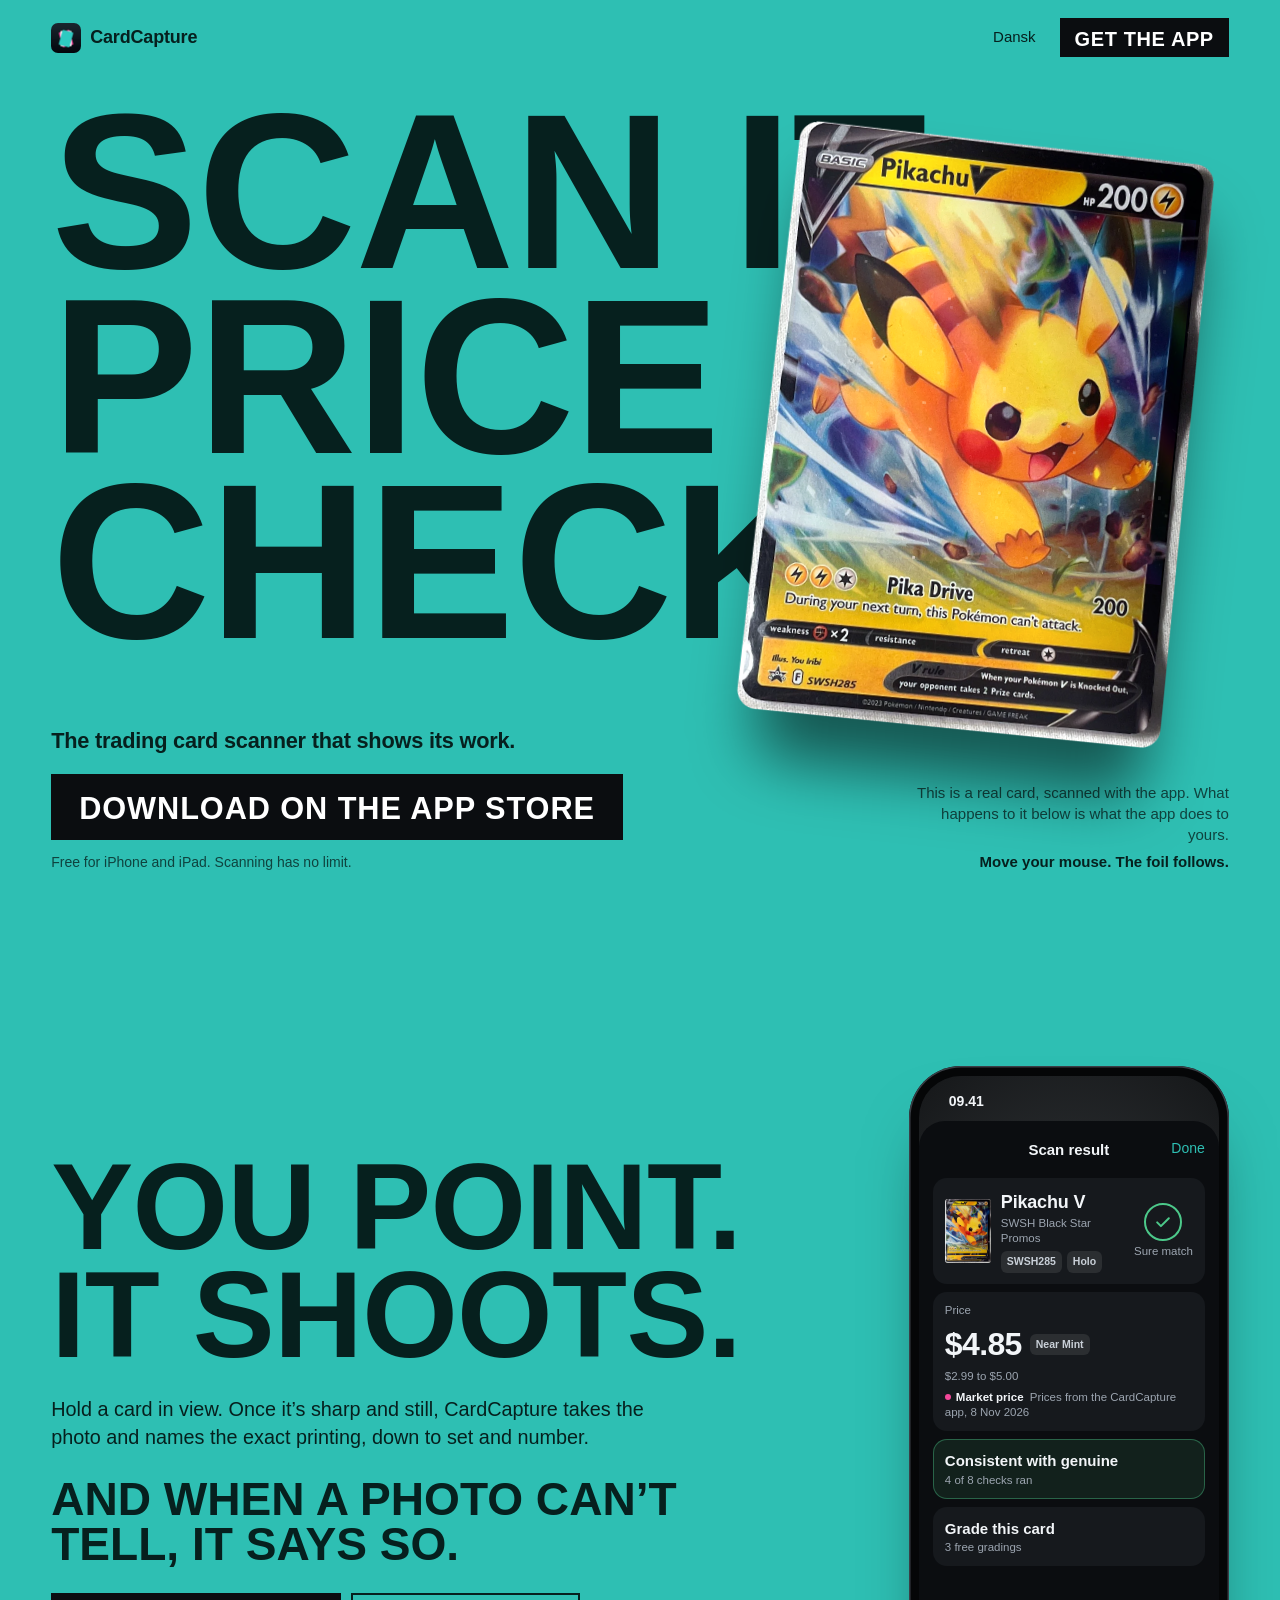
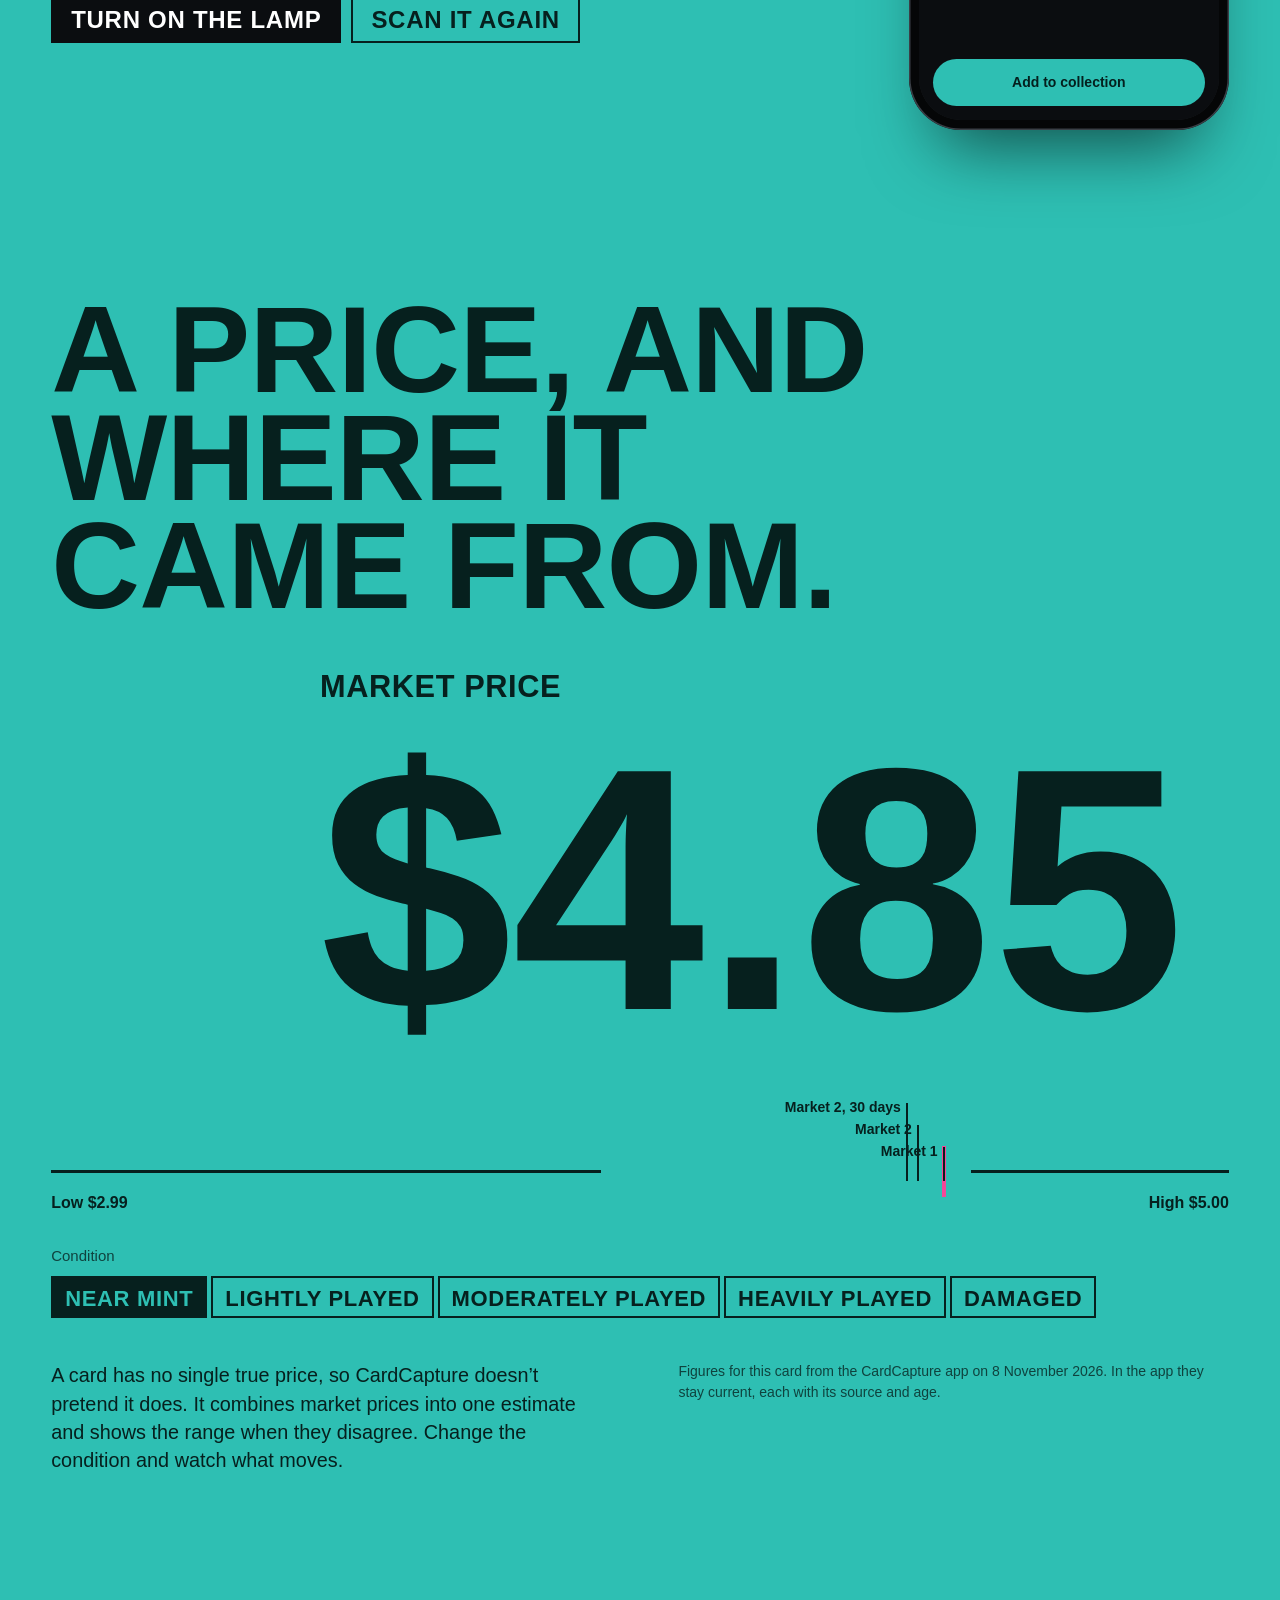
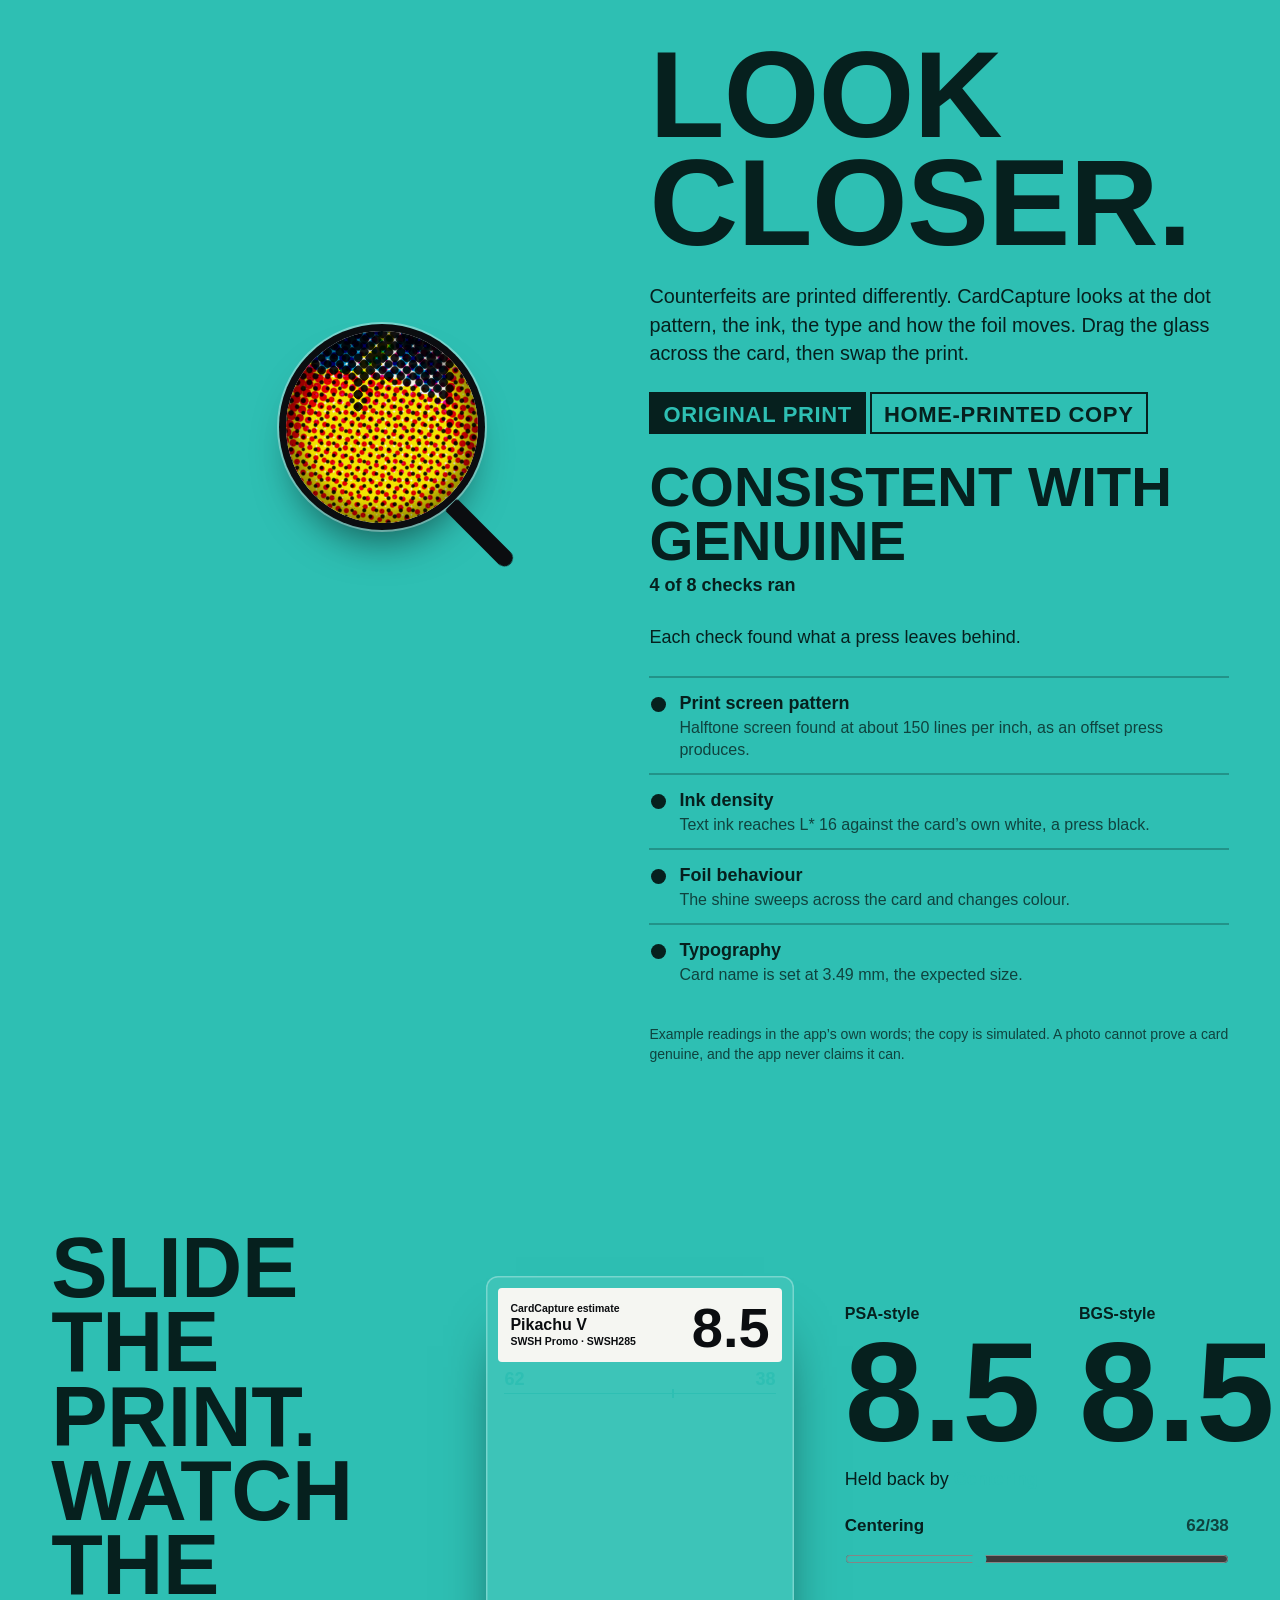
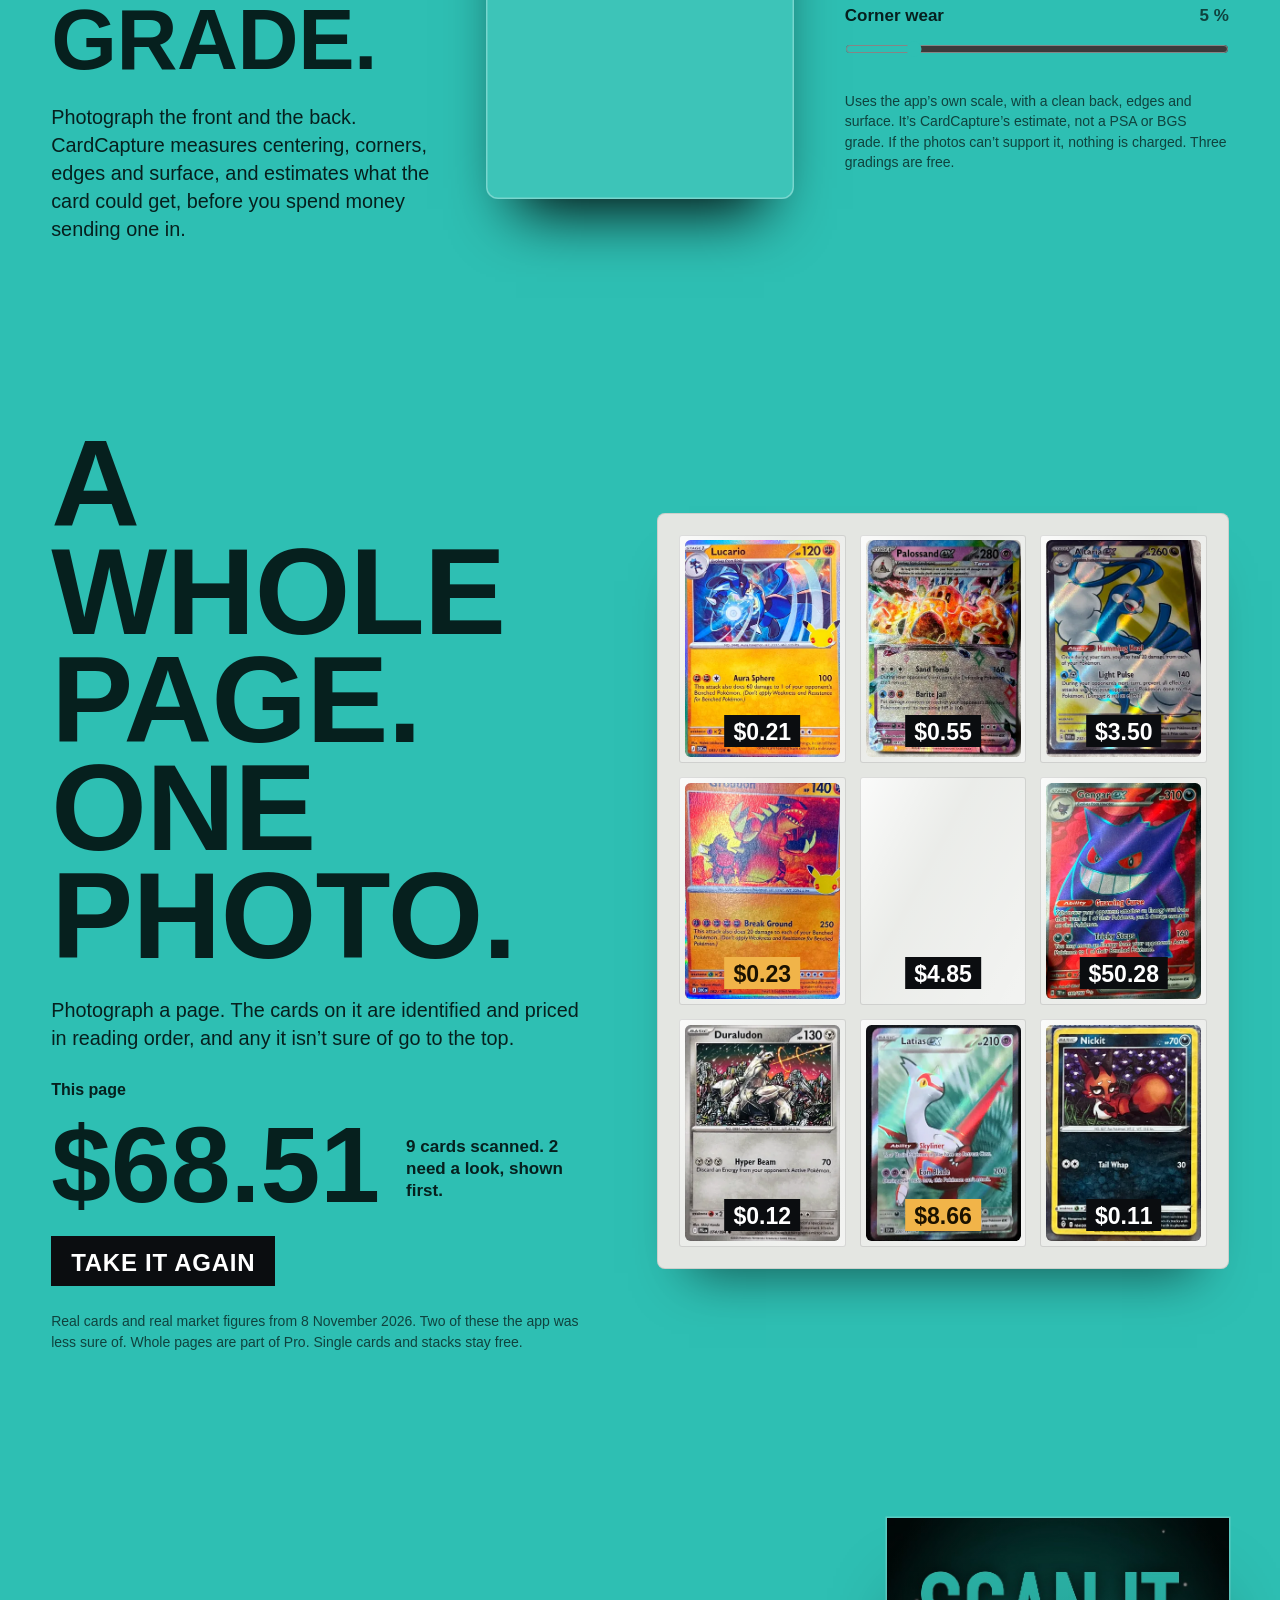
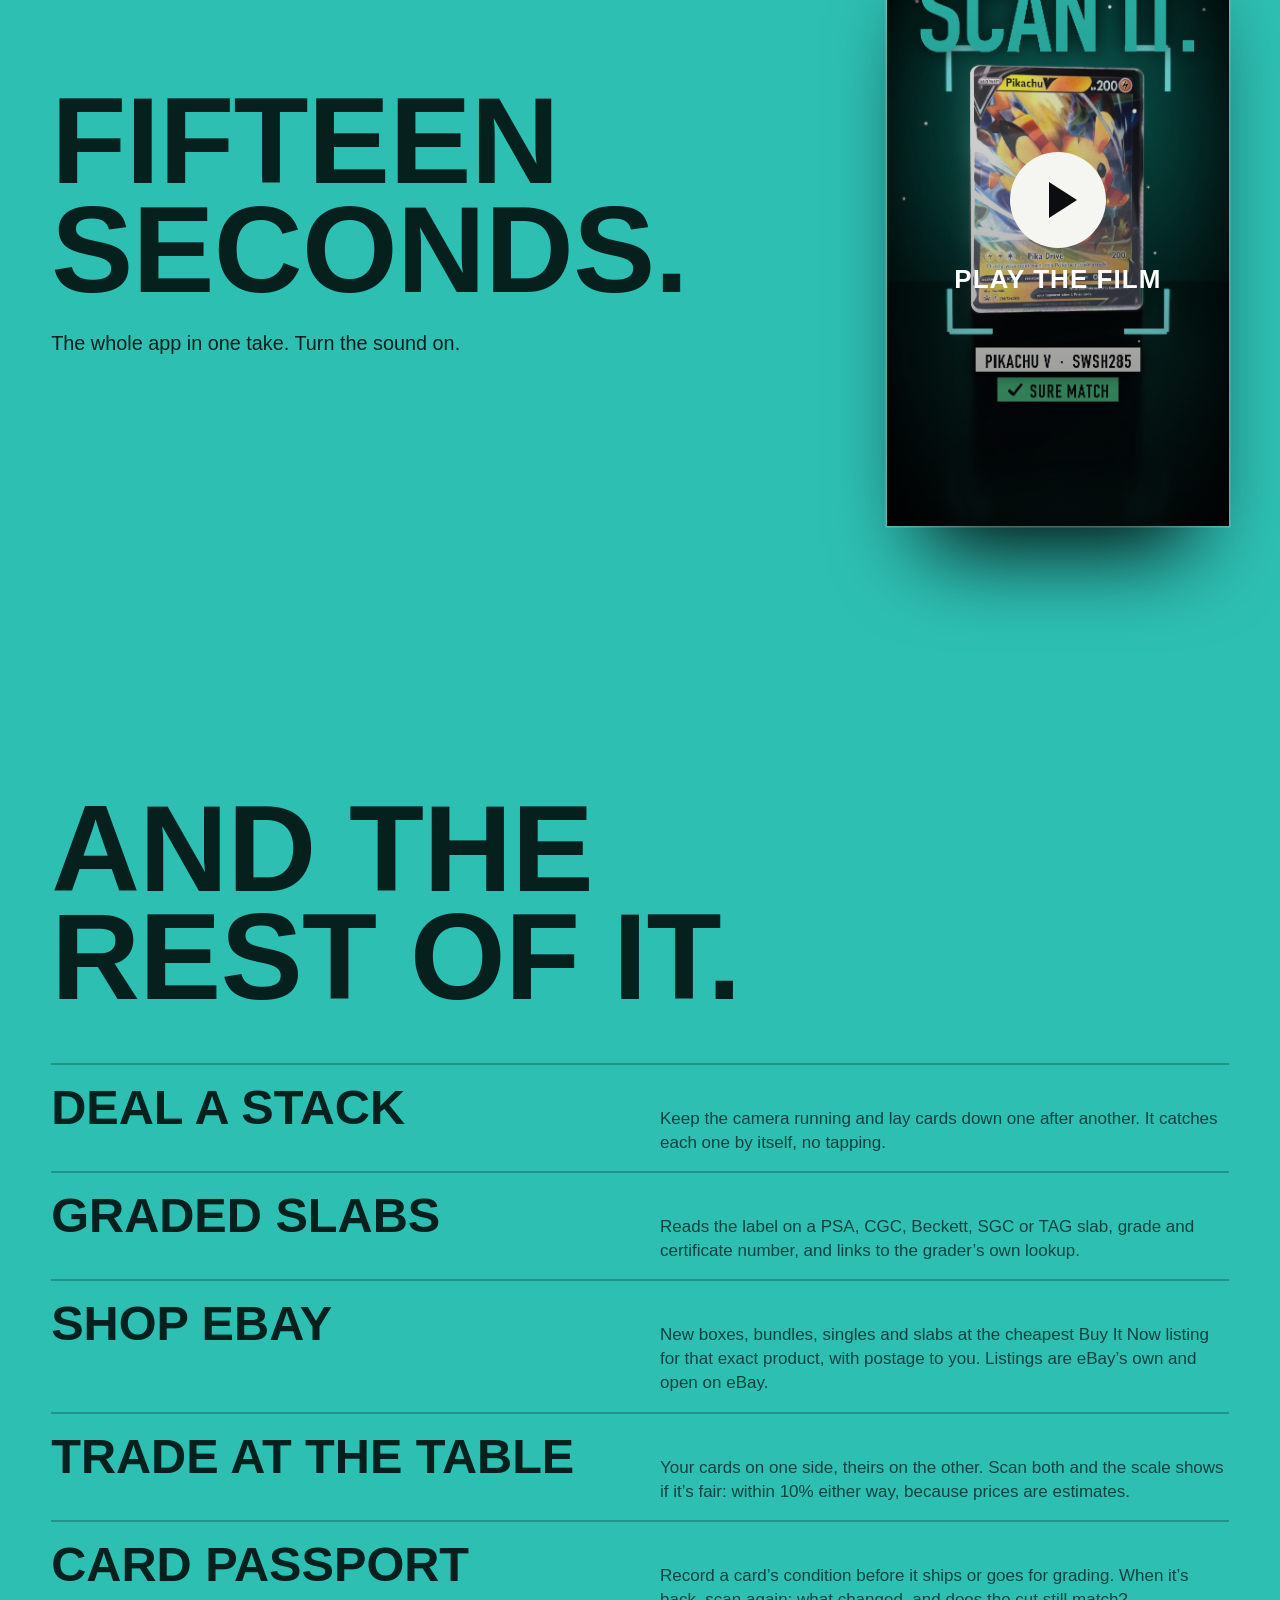
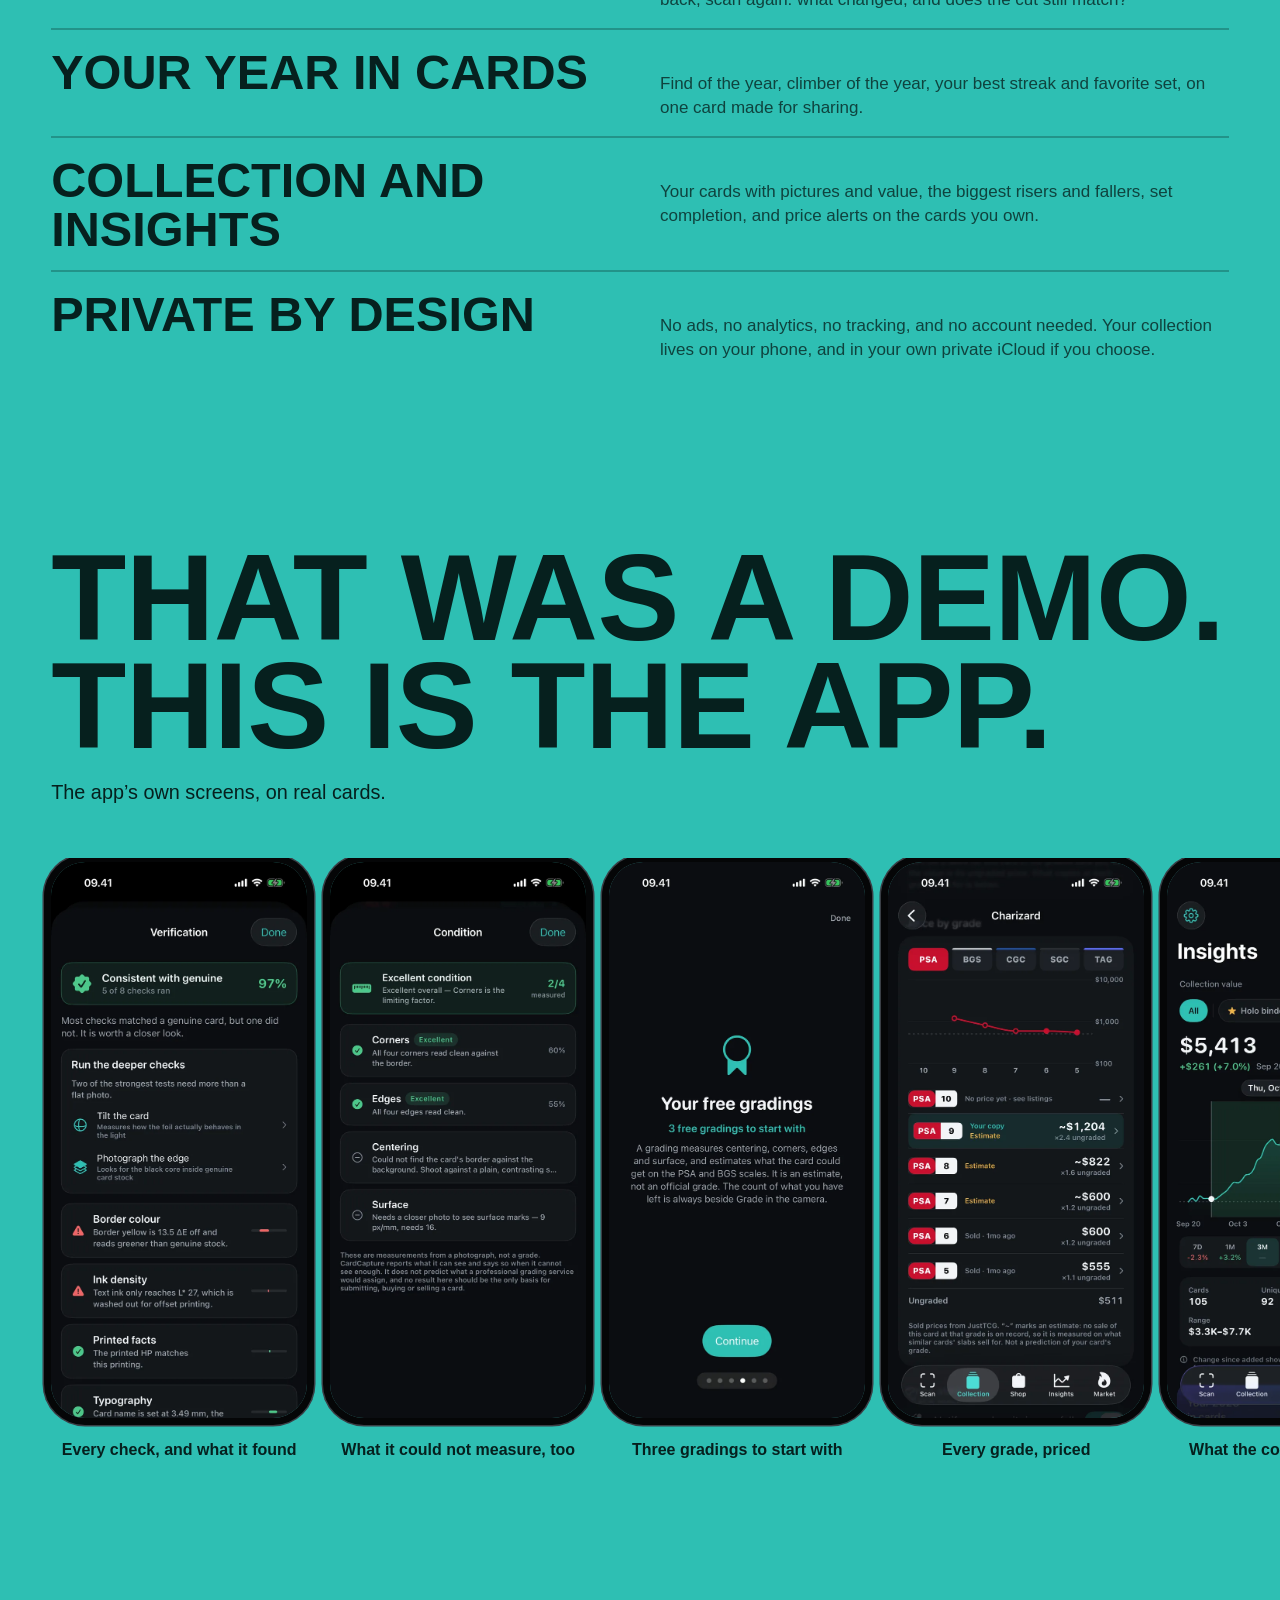
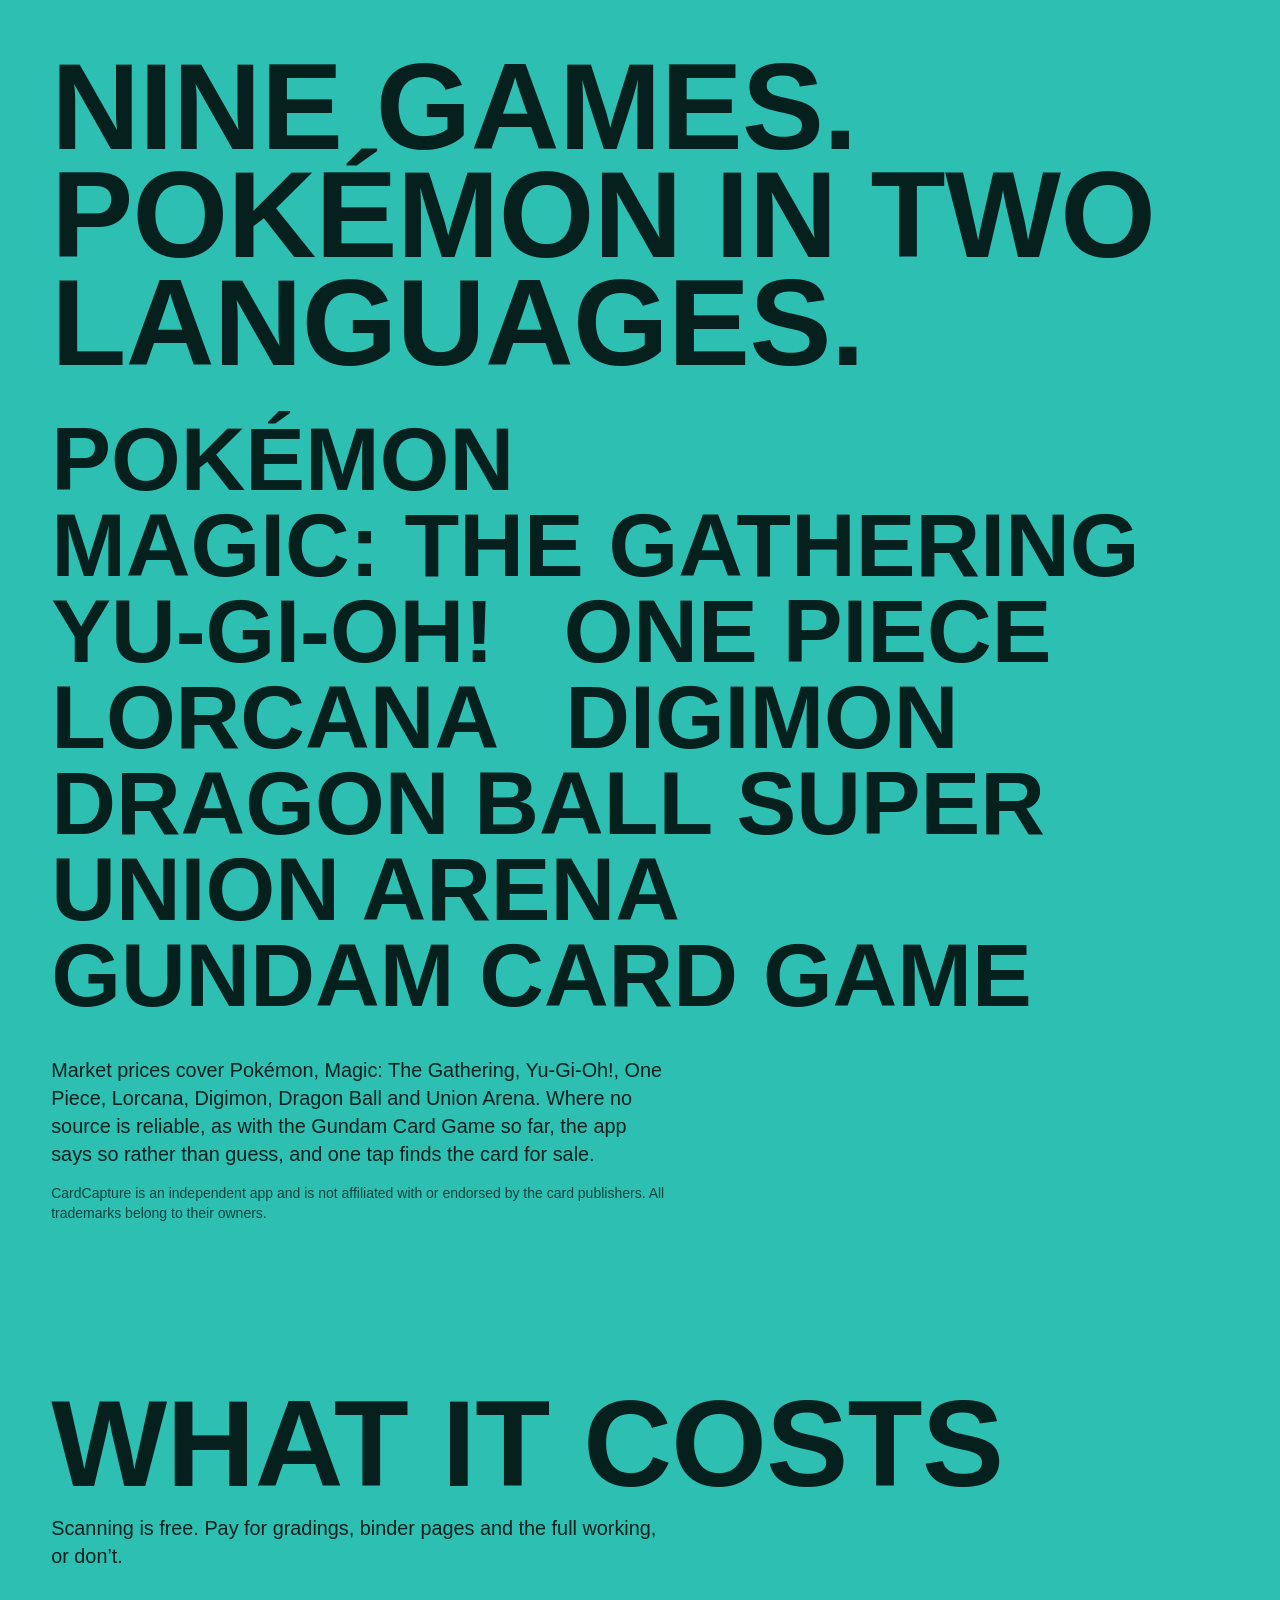
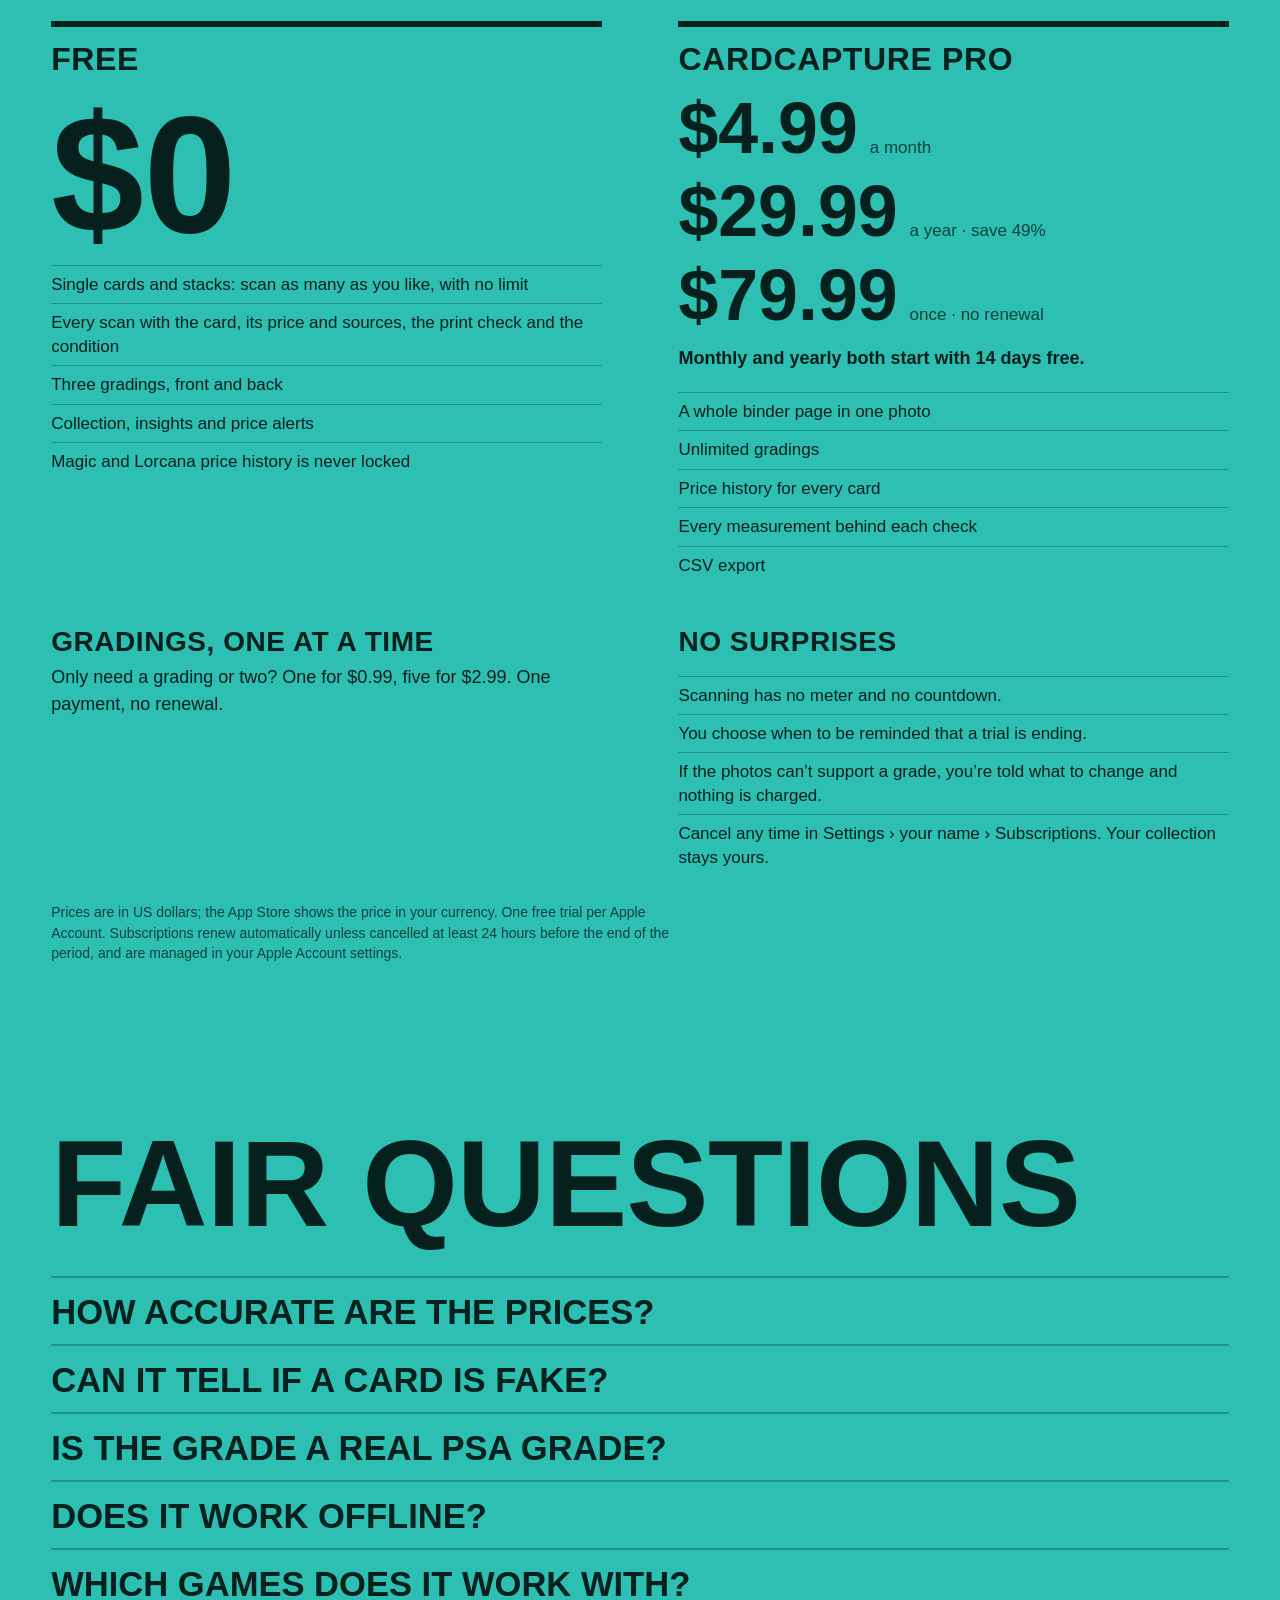
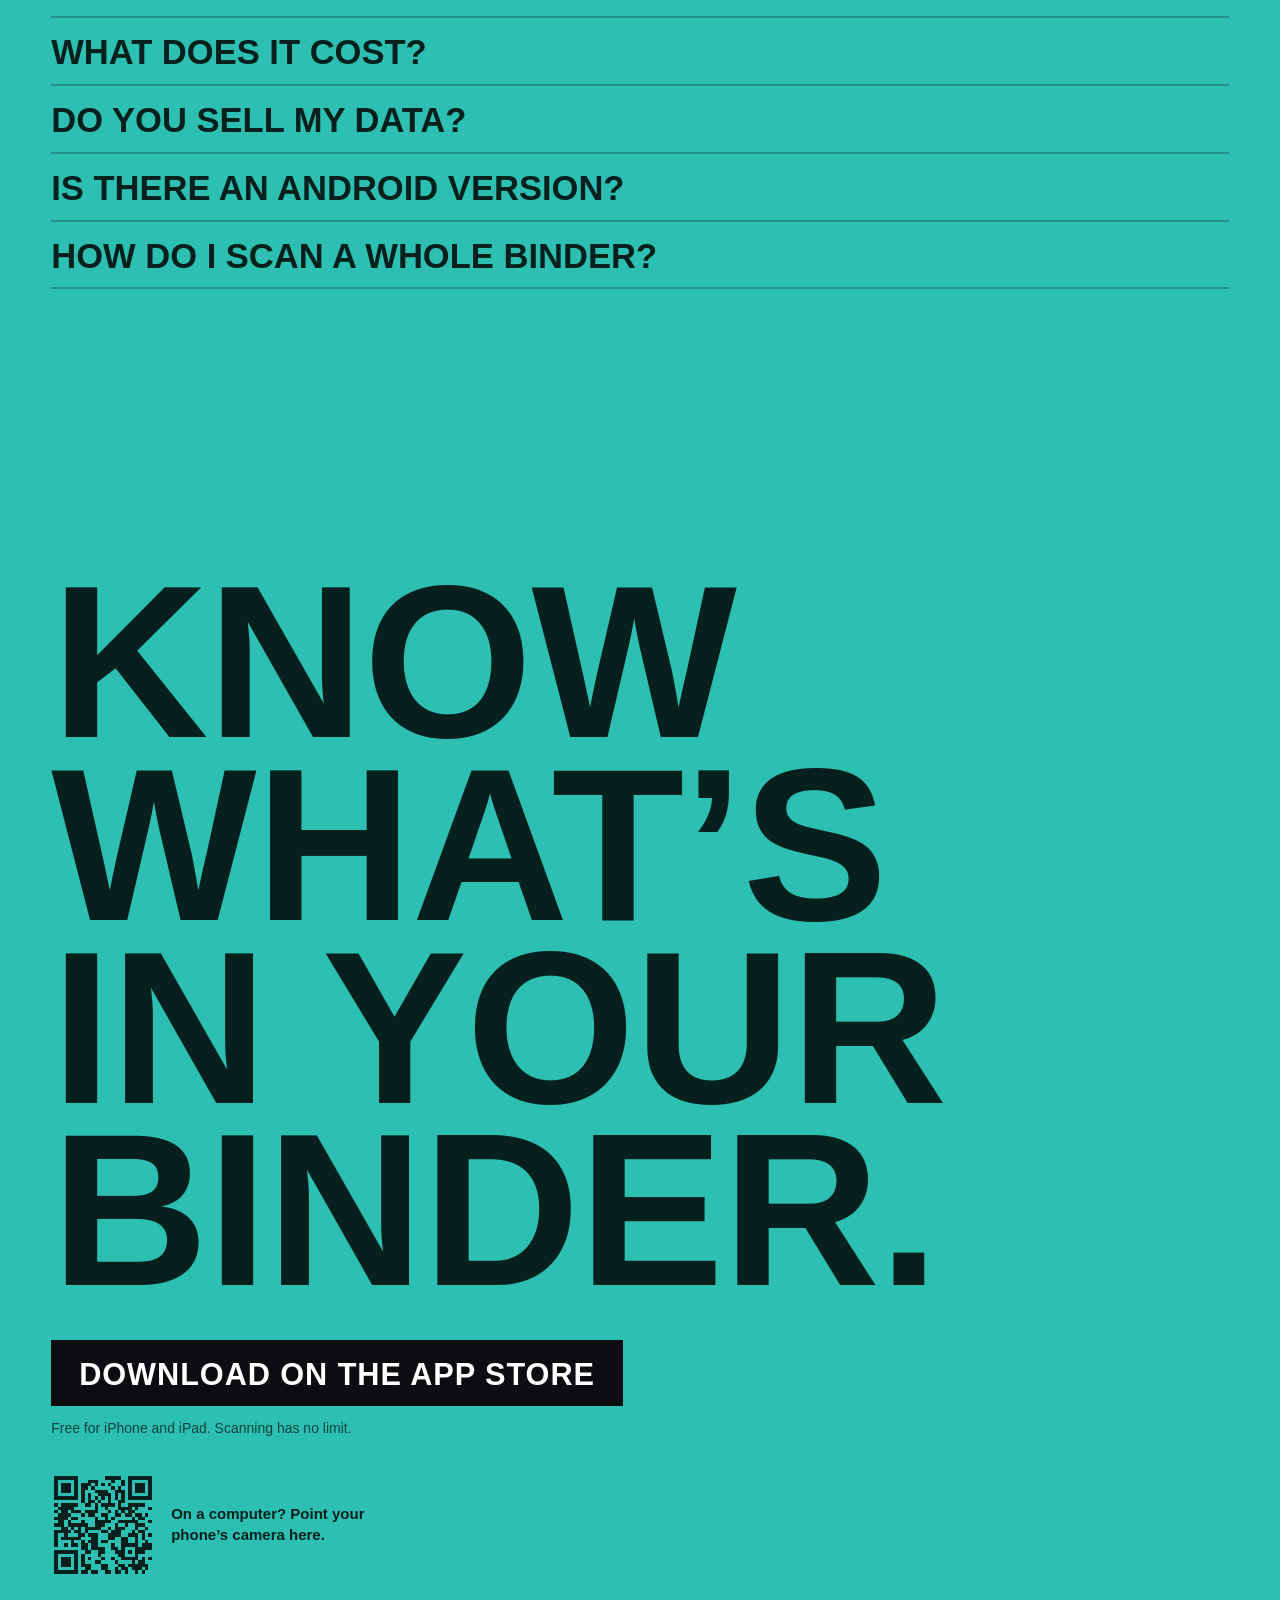
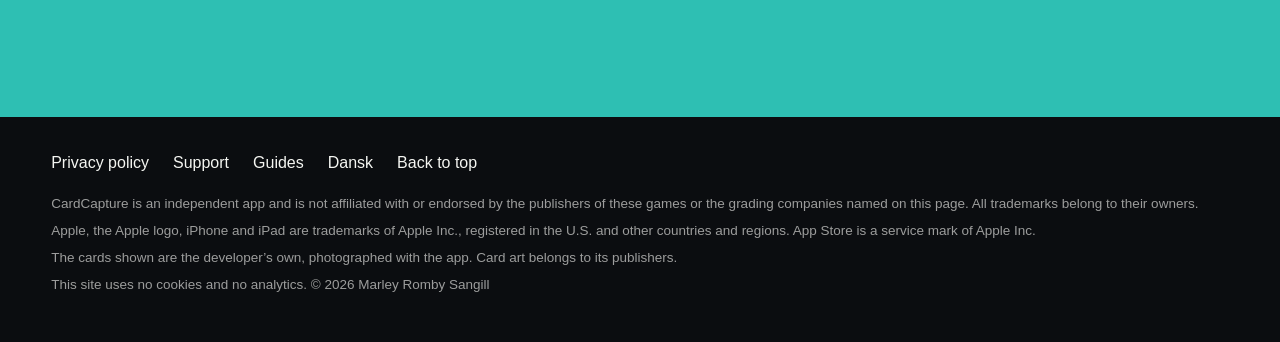
<file: index.html>
<!doctype html>
<html lang="en">
<head>
  <meta charset="utf-8">
  <meta name="viewport" content="width=device-width, initial-scale=1, viewport-fit=cover">
  <title>CardCapture: the trading card scanner that shows its work</title>
  <meta name="description" content="A trading card scanner for iPhone and iPad. It names the exact printing, prices it, checks the print and condition, and says when a photo can’t tell.">
  <meta name="theme-color" content="#2EBFB3">
  <link rel="canonical" href="https://cardcaptureapp.site/">
  <link rel="alternate" hreflang="en" href="https://cardcaptureapp.site/">
  <link rel="alternate" hreflang="da" href="https://cardcaptureapp.site/da/">
  <link rel="alternate" hreflang="x-default" href="https://cardcaptureapp.site/">
  <meta property="og:type" content="website">
  <meta property="og:site_name" content="CardCapture">
  <meta property="og:title" content="CardCapture: the trading card scanner that shows its work">
  <meta property="og:description" content="A trading card scanner for iPhone and iPad. It names the exact printing, prices it, checks the print and condition, and says when a photo can’t tell.">
  <meta property="og:url" content="https://cardcaptureapp.site/">
  <meta property="og:image" content="https://cardcaptureapp.site/assets/og-en.jpg">
  <meta property="og:image:width" content="1200">
  <meta property="og:image:height" content="630">
  <meta property="og:image:alt" content="CardCapture&#x27;s three cards in teal, white and pink, floating beside a phone showing the app.">
  <meta property="og:locale" content="en_US">
  <meta property="og:locale:alternate" content="da_DK">
  <meta name="twitter:card" content="summary_large_image">
  <meta name="apple-itunes-app" content="app-id=6819230257">
  <link rel="icon" href="assets/icon-64.png" type="image/png">
  <link rel="apple-touch-icon" href="assets/icon-180.png">
  <link rel="preload" as="image" href="assets/card-pikachu.webp">
  <link rel="stylesheet" href="assets/site.css">
  <script>document.documentElement.classList.add("js")</script>
  <script type="application/ld+json">[{"@context": "https://schema.org", "@type": ["SoftwareApplication", "MobileApplication"], "@id": "https://cardcaptureapp.site/#app", "name": "CardCapture", "url": "https://cardcaptureapp.site/", "description": "A trading card scanner for iPhone and iPad. It names the exact printing, prices it, checks the print and condition, and says when a photo can’t tell.", "applicationCategory": "UtilitiesApplication", "operatingSystem": "iOS 17 or later, iPadOS 17 or later", "inLanguage": "en", "isAccessibleForFree": true, "image": "https://cardcaptureapp.site/assets/og-en.jpg", "featureList": ["A binder page, one photo: Photograph a whole page. The cards on it are identified and priced in reading order, and any it isn’t sure of go to the top.", "Deal a stack: Keep the camera running and lay cards down one after another. It catches each one by itself, no tapping.", "Graded slabs: Reads the label on a PSA, CGC, Beckett, SGC or TAG slab, grade and certificate number, and links to the grader’s own lookup.", "Grade it, front and back: Photograph both sides and get an estimate on a PSA-style and a BGS-style scale, with centering, corners, edges and surface. It’s CardCapture’s estimate, not a PSA or BGS grade.", "Shop eBay: New boxes, bundles, singles and slabs at the cheapest Buy It Now listing for that exact product, with postage to you. Listings are eBay’s own and open on eBay.", "Trade at the table: Your cards on one side, theirs on the other. Scan both and the scale shows if it’s fair: within 10% either way, because prices are estimates.", "Card passport: Record a card’s condition before it ships or goes for grading. When it’s back, scan again: what changed, and does the cut still match?", "Collection and insights: Your cards with pictures and value, the biggest risers and fallers, set completion, and price alerts on the cards you own.", "Your year in cards: Find of the year, climber of the year, your best streak and favorite set, on one card made for sharing.", "Private by design: No ads, no analytics, no tracking, and no account needed. Your collection lives on your phone, and in your own private iCloud if you choose.", "Works with Pokémon (English & Japanese), Magic: The Gathering, Yu-Gi-Oh!, One Piece, Lorcana, Digimon, Dragon Ball Super (Fusion World), Union Arena and the Gundam Card Game.", "Market prices cover Pokémon, Magic: The Gathering, Yu-Gi-Oh!, One Piece, Lorcana, Digimon, Dragon Ball and Union Arena. Where no source is reliable, as with the Gundam Card Game so far, the app says so rather than guess, and one tap finds the card for sale."], "downloadUrl": "https://apps.apple.com/app/id6819230257", "installUrl": "https://apps.apple.com/app/id6819230257", "offers": {"@type": "Offer", "price": 0, "priceCurrency": "USD"}}, {"@context": "https://schema.org", "@type": "FAQPage", "inLanguage": "en", "mainEntity": [{"@type": "Question", "name": "How accurate are the prices?", "acceptedAnswer": {"@type": "Answer", "text": "As accurate as the markets behind them, and it tells you how sure it is. A card has no single true price, so CardCapture takes a weighted median of market figures, where completed sales and recent figures count most, and shows the range when markets disagree. Asking prices on eBay and Amazon are shown for context but never count. For a slab, it won’t invent a graded price, it links to what graded copies actually sold for."}}, {"@type": "Question", "name": "Can it tell if a card is fake?", "acceptedAnswer": {"@type": "Answer", "text": "Not with certainty. A photo can’t prove a card is genuine, and CardCapture never claims it can. It checks the print the way an expert would, dot pattern, ink, type, how the foil moves when you tilt it, and whether the printed details match that printing. You get a verdict in words, a probability when enough checks ran, or “Inconclusive” when they didn’t. A reason to look closer, not a certificate."}}, {"@type": "Question", "name": "Is the grade a real PSA grade?", "acceptedAnswer": {"@type": "Answer", "text": "No. It’s CardCapture’s own estimate on a PSA-style and a BGS-style scale, from photos of the front and the back. Only a grading company can give a card a grade. Use it to decide which cards are worth sending in. If the photos can’t support an estimate, you’re told what to change and nothing is charged."}}, {"@type": "Question", "name": "Does it work offline?", "acceptedAnswer": {"@type": "Answer", "text": "For scanning, yes. For fresh prices, no. Identifying, checking and measuring all happen on your phone; no photo is sent anywhere to be recognized. English Pokémon cards are recognized with no connection at all, because that catalog is built in. Other games download their catalog once, then work offline too. Offline, a card you’ve priced before shows its last price and how old it is."}}, {"@type": "Question", "name": "Which games does it work with?", "acceptedAnswer": {"@type": "Answer", "text": "Pokémon (English and Japanese), Magic: The Gathering, Yu-Gi-Oh!, One Piece, Lorcana, Digimon, Dragon Ball Super (Fusion World), Union Arena and the Gundam Card Game: all identified, checked and measured. Where no source is reliable, as with the Gundam Card Game so far, it says so rather than show a made-up number, and one tap finds the card for sale."}}, {"@type": "Question", "name": "What does it cost?", "acceptedAnswer": {"@type": "Answer", "text": "Scanning single cards and stacks is free, with no limit. Three gradings are free. After that, buy one for $0.99 or five for $2.99, or get CardCapture Pro at $4.99 a month, $29.99 a year or $79.99 once. Pro adds unlimited gradings, whole binder pages, price history, every measurement and CSV export. Both subscriptions start with 14 days free. Prices are in US dollars; the App Store shows yours."}}, {"@type": "Question", "name": "Do you sell my data?", "acceptedAnswer": {"@type": "Answer", "text": "No, there’s nothing to sell. CardCapture has no ads, no analytics and no tracking. Its one server, a price relay, passes lookups on and keeps no record of who asked. To keep count of the three free gradings it uses Apple’s DeviceCheck, which says nothing about who you are. Your collection lives on your phone, and in your own private iCloud if you choose; nobody else can read it, us included. Price lookups name a card, never you. On the App Store, the privacy label says “Data Not Collected”."}}, {"@type": "Question", "name": "Is there an Android version?", "acceptedAnswer": {"@type": "Answer", "text": "Not yet. CardCapture is for iPhone and iPad with iOS 17 or later."}}, {"@type": "Question", "name": "How do I scan a whole binder?", "acceptedAnswer": {"@type": "Answer", "text": "One page at a time, with Pro. Switch the scanner to Page, hold your phone square over the page, check the number of cards in view, and take the photo. The cards are identified, priced and listed in reading order, with any it isn’t sure of at the top. Then add them all. Single cards and stacks stay free. For a print check, scan the card on its own."}}]}]</script>
</head>
<body>
  <a class="skip" href="#main">Skip to content</a>

  <header class="bar" id="top">
    <a class="brand" href="./" aria-label="CardCapture"><img src="assets/icon-64.png" alt="" width="30" height="30"><span>CardCapture</span></a>
    <a class="lang" href="da/" hreflang="da" lang="da">Dansk</a>
    <a class="get" href="https://apps.apple.com/app/id6819230257">Get the app</a>
  </header>

  <!-- The one card that travels down the page. Drawn with WebGL; each section holds a still of it for anyone without. -->
  <div class="flyer" id="flyer" aria-hidden="true"><div class="flyer-shadow"></div><canvas></canvas></div>

  <main id="main">
    <section class="ch hero" data-bg="teal">
      <h1 class="poster"><span class="line">Scan it.</span><span class="line">Price it.</span><span class="line">Check it.</span></h1>
      <div class="hero-slot"><div class="slot" data-slot="hero" data-rot="6" data-amp="1"><img src="assets/card-pikachu.webp" alt="" width="920" height="1285" decoding="async"></div></div>
      <div class="hero-foot">
        <div class="hero-pitch">
          <p class="tagline">The trading card scanner that shows its work.</p>
          <div class="cta"><a class="store" href="https://apps.apple.com/app/id6819230257"><span>Download on the App Store</span></a></div>
          <p class="fine">Free for iPhone and iPad. Scanning has no limit.</p>
        </div>
        <div class="hero-try">
          <p>This is a real card, scanned with the app. What happens to it below is what the app does to yours.</p>
          <p class="only-pointer">Move your mouse. The foil follows.</p>
          <button type="button" class="act" id="tilt" hidden>Tilt your phone to move the foil</button>
        </div>
      </div>
    </section>

    <section class="ch scan" data-bg="teal" aria-labelledby="scan-title">
      <div class="col-text">
        <h2 class="big" id="scan-title">You point. It shoots.</h2>
        <p class="lead">Hold a card in view. Once it’s sharp and still, CardCapture takes the photo and names the exact printing, down to set and number.</p>
        <p class="honest">And when a photo can’t tell, it says so.</p>
        <div class="acts">
          <button type="button" class="act" id="lamp" aria-pressed="false">Turn on the lamp</button>
          <button type="button" class="act ghost" id="rescan">Scan it again</button>
        </div>
      </div>
      <div class="phone" id="phone">
        <div class="screen">
          <div class="cam">
            <div class="status-bar"><span>09.41</span></div>
            <div class="finder">
              <div class="slot" data-slot="scan" data-rot="-3" data-amp=".12"><img src="assets/card-pikachu.webp" alt="" width="920" height="1285" decoding="async"></div>
              <i class="br tl"></i><i class="br tr"></i><i class="br bl"></i><i class="br br2"></i>
              <i class="sweep"></i>
            </div>
            <p class="pill" id="scan-status" role="status">Looking for a card</p>
            <div class="modes"><span class=on>Single</span><span>Bulk</span><span>Page</span><span>Grade</span></div>
            <div class="shutter"></div>
            <i class="flash"></i>
          </div>
          <div class="sheet" id="sheet">
            <div class="sheet-head"><strong>Scan result</strong><span>Done</span></div>
            <div class="block who">
              <img src="assets/card-pikachu.webp" alt="" width="46" height="64" loading="lazy">
              <div><strong>Pikachu V</strong><small>SWSH Black Star Promos</small><div class="chips"><span>SWSH285</span><span>Holo</span></div></div>
              <div class="ring"><svg viewBox="0 0 24 24" width="20" height="20" fill="none" stroke="currentColor" stroke-width="2.4" stroke-linecap="round" stroke-linejoin="round"><path d="M5 12.5l4.5 4.5L19 7.5"/></svg><small>Sure match</small></div>
            </div>
            <div class="block">
              <small>Price</small>
              <p class="amt"><strong>$4.85</strong><span class="chip">Near Mint</span></p>
              <small class="dim">$2.99 to $5.00</small>
              <small class="src"><i></i><b>Market price</b> Prices from the CardCapture app, 8 Nov 2026</small>
            </div>
            <div class="block ok"><strong>Consistent with genuine</strong><small>4 of 8 checks ran</small></div>
            <div class="block"><strong>Grade this card</strong><small>3 free gradings</small></div>
            <div class="add">Add to collection</div>
          </div>
        </div>
      </div>
    </section>

    <section class="ch price" data-bg="paper" aria-labelledby="price-title">
      <h2 class="big" id="price-title">A price, and where it came from.</h2>
      <div class="price-stage">
        <div class="price-card"><div class="slot" data-slot="price" data-rot="-5" data-amp=".5"><img src="assets/card-pikachu.webp" alt="" width="920" height="1285" decoding="async"></div></div>
        <div class="price-read">
          <p class="kind" id="p-kind">Market price</p>
          <p class="num" id="p-num" aria-live="polite">$48.00</p>
        </div>
      </div>
      <div class="ruler" id="ruler" aria-hidden="true">
        <div class="axis"><i class="band"></i><i class="mark"></i><i class="src s0"><b></b></i><i class="src s1"><b></b></i><i class="src s2"><b></b></i></div>
        <div class="ends"><span id="p-low"></span><span id="p-high"></span></div>
      </div>
      <div class="price-controls">
        <div class="seg-group"><p>Condition</p><div class="seg" id="conds"><button type="button" data-cond="nm" aria-pressed=true>Near Mint</button><button type="button" data-cond="lp" aria-pressed=false>Lightly Played</button><button type="button" data-cond="mp" aria-pressed=false>Moderately Played</button><button type="button" data-cond="hp" aria-pressed=false>Heavily Played</button><button type="button" data-cond="dmg" aria-pressed=false>Damaged</button></div></div>
      </div>
      <div class="two">
        <p class="lead">A card has no single true price, so CardCapture doesn’t pretend it does. It combines market prices into one estimate and shows the range when they disagree. Change the condition and watch what moves.</p>
        <p class="fine" id="p-fine">Figures for this card from the CardCapture app on 8 November 2026. In the app they stay current, each with its source and age.</p>
      </div>
    </section>

    <section class="ch check" data-bg="pink" aria-labelledby="check-title">
      <div class="check-card" id="check-card">
        <div class="slot" data-slot="check" data-rot="0" data-amp=".04"><img src="assets/card-pikachu.webp" alt="" width="920" height="1285" decoding="async"></div>
        <div class="loupe" id="loupe" role="img" aria-label="Magnifying glass. Drag it across the card."><canvas></canvas><i class="grip"></i></div>
      </div>
      <div class="col-text">
        <h2 class="big" id="check-title">Look closer.</h2>
        <p class="lead">Counterfeits are printed differently. CardCapture looks at the dot pattern, the ink, the type and how the foil moves. Drag the glass across the card, then swap the print.</p>
        <div class="seg" id="print">
          <button type="button" data-print="real" aria-pressed="true">Original print</button>
          <button type="button" data-print="fake" aria-pressed="false">Home-printed copy</button>
        </div>
        <div class="verdict" aria-live="polite">
          <strong id="c-verdict">Consistent with genuine</strong>
          <span id="c-ran">4 of 8 checks ran</span>
        </div>
        <p class="lead small" id="c-lede">Each check found what a press leaves behind.</p>
        <ul class="rows" id="c-rows"><li data-row="0" data-state="ok"><strong>Print screen pattern</strong><span>Halftone screen found at about 150 lines per inch, as an offset press produces.</span></li><li data-row="1" data-state="ok"><strong>Ink density</strong><span>Text ink reaches L* 16 against the card’s own white, a press black.</span></li><li data-row="2" data-state="ok"><strong>Foil behaviour</strong><span>The shine sweeps across the card and changes colour.</span></li><li data-row="3" data-state="ok"><strong>Typography</strong><span>Card name is set at 3.49 mm, the expected size.</span></li></ul>
        <p class="fine">Example readings in the app’s own words; the copy is simulated. A photo cannot prove a card genuine, and the app never claims it can.</p>
      </div>
    </section>

    <section class="ch grade" data-bg="ink" id="grading" aria-labelledby="grade-title">
      <div class="col-text">
        <h2 class="big" id="grade-title">Slide the print. Watch the grade.</h2>
        <p class="lead">Photograph the front and the back. CardCapture measures centering, corners, edges and surface, and estimates what the card could get, before you spend money sending one in.</p>
      </div>
      <div class="slab">
        <div class="slab-label"><div><small>CardCapture estimate</small><b>Pikachu V</b><small>SWSH Promo · SWSH285</small></div><strong id="g-label">8.5</strong></div>
        <div class="slab-well" id="well">
          <div class="slot" data-slot="grade" data-rot="0" data-amp=".04"><img src="assets/card-pikachu.webp" alt="" width="920" height="1285" decoding="async"></div>
          <div class="rule rule-x" aria-hidden="true"><i id="g-tick"></i><b id="g-l">62</b><b id="g-r">38</b></div>
        </div>
      </div>
      <div class="grade-read">
        <div class="scores">
          <div><small>PSA-style</small><strong id="g-psa">8.5</strong></div>
          <div><small>BGS-style</small><strong id="g-bgs">8.5</strong></div>
        </div>
        <p class="held">Held back by <b id="g-held"></b></p>
        <label class="slider"><span>Centering<output id="g-c-out"></output></span><input type="range" id="g-c" min="50" max="85" step="0.5" value="62"></label>
        <label class="slider"><span>Corner wear<output id="g-w-out"></output></span><input type="range" id="g-w" min="0" max="30" step="0.5" value="5"></label>
        <p class="fine">Uses the app’s own scale, with a clean back, edges and surface. It’s CardCapture’s estimate, not a PSA or BGS grade. If the photos can’t support it, nothing is charged. Three gradings are free.</p>
      </div>
    </section>

    <section class="ch binder" data-bg="paper" aria-labelledby="binder-title">
      <div class="col-text">
        <h2 class="big" id="binder-title">A whole page. One photo.</h2>
        <p class="lead">Photograph a page. The cards on it are identified and priced in reading order, and any it isn’t sure of go to the top.</p>
        <div class="tally" aria-live="polite"><div><small>This page</small><strong id="b-total">$0</strong></div><p id="b-count"></p></div>
        <button type="button" class="act" id="b-shoot">Take the photo</button>
        <p class="fine">Real cards and real market figures from 8 November 2026. Two of these the app was less sure of. Whole pages are part of Pro. Single cards and stacks stay free.</p>
      </div>
      <div class="page-sheet" id="sheet-page"><ul class="pockets"><li class="pocket" data-price="0.21"><img src="assets/card-lucario.webp" alt="Lucario" width="340" height="475" loading="lazy" decoding="async"><span class="tag"></span></li><li class="pocket" data-price="0.55"><img src="assets/card-palossand.webp" alt="Palossand ex" width="340" height="475" loading="lazy" decoding="async"><span class="tag"></span></li><li class="pocket" data-price="3.5"><img src="assets/card-altaria.webp" alt="Altaria ex" width="340" height="475" loading="lazy" decoding="async"><span class="tag"></span></li><li class="pocket" data-flag data-price="0.23"><img src="assets/card-groudon.webp" alt="Groudon" width="340" height="475" loading="lazy" decoding="async"><span class="tag"></span></li><li class="pocket" data-price="4.85"><div class="slot" data-slot="binder" data-rot="0" data-amp="0"><img src="assets/card-pikachu.webp" alt="" width="920" height="1285" decoding="async"></div><span class="tag"></span></li><li class="pocket" data-price="50.28"><img src="assets/card-gengar.webp" alt="Gengar ex" width="340" height="475" loading="lazy" decoding="async"><span class="tag"></span></li><li class="pocket" data-price="0.12"><img src="assets/card-duraludon.webp" alt="Duraludon" width="340" height="475" loading="lazy" decoding="async"><span class="tag"></span></li><li class="pocket" data-flag data-price="8.66"><img src="assets/card-latias.webp" alt="Latias ex" width="340" height="475" loading="lazy" decoding="async"><span class="tag"></span></li><li class="pocket" data-price="0.11"><img src="assets/card-nickit.webp" alt="Nickit" width="340" height="475" loading="lazy" decoding="async"><span class="tag"></span></li></ul><i class="page-flash"></i></div>
    </section>

    <section class="ch film" data-bg="ink" aria-labelledby="film-title">
      <div class="col-text">
        <h2 class="big" id="film-title">Fifteen seconds.</h2>
        <p class="lead">The whole app in one take. Turn the sound on.</p>
      </div>
      <div class="film-frame" id="film">
        <video playsinline preload="none" poster="assets/film-poster.jpg" width="720" height="1280" aria-label="CardCapture, the film">
          <source src="assets/cardcapture-film.mp4" type="video/mp4">
        </video>
        <button type="button" class="film-play" id="film-play"><i aria-hidden="true"></i><span>Play the film</span></button>
      </div>
    </section>

    <section class="ch also" data-bg="paper" aria-labelledby="also-title">
      <h2 class="big" id="also-title">And the rest of it.</h2>
      <ul class="also-list"><li><h3>Deal a stack</h3><p>Keep the camera running and lay cards down one after another. It catches each one by itself, no tapping.</p></li>
<li><h3>Graded slabs</h3><p>Reads the label on a PSA, CGC, Beckett, SGC or TAG slab, grade and certificate number, and links to the grader’s own lookup.</p></li>
<li><h3>Shop eBay</h3><p>New boxes, bundles, singles and slabs at the cheapest Buy It Now listing for that exact product, with postage to you. Listings are eBay’s own and open on eBay.</p></li>
<li><h3>Trade at the table</h3><p>Your cards on one side, theirs on the other. Scan both and the scale shows if it’s fair: within 10% either way, because prices are estimates.</p></li>
<li><h3>Card passport</h3><p>Record a card’s condition before it ships or goes for grading. When it’s back, scan again: what changed, and does the cut still match?</p></li>
<li><h3>Your year in cards</h3><p>Find of the year, climber of the year, your best streak and favorite set, on one card made for sharing.</p></li>
<li><h3>Collection and insights</h3><p>Your cards with pictures and value, the biggest risers and fallers, set completion, and price alerts on the cards you own.</p></li>
<li><h3>Private by design</h3><p>No ads, no analytics, no tracking, and no account needed. Your collection lives on your phone, and in your own private iCloud if you choose.</p></li></ul>
    </section>

    <section class="ch screens" data-bg="paper" aria-labelledby="screens-title">
      <h2 class="big" id="screens-title">That was a demo. This is the app.</h2>
      <p class="lead">The app’s own screens, on real cards.</p>
      <ul class="shots" tabindex="0" aria-label="Screens from the app"><li><img src="assets/shot-en-check.webp" alt="The Verification screen: Consistent with genuine, 5 of 8 checks ran, with each check listed below." width="660" height="1435" loading="lazy" decoding="async"><p>Every check, and what it found</p></li>
<li><img src="assets/shot-en-condition.webp" alt="The Condition screen: corners and edges measured, centering and surface marked as not measured, with the reason." width="660" height="1435" loading="lazy" decoding="async"><p>What it could not measure, too</p></li>
<li><img src="assets/shot-en-gradings.webp" alt="The free gradings screen: 3 free gradings to start with." width="660" height="1435" loading="lazy" decoding="async"><p>Three gradings to start with</p></li>
<li><img src="assets/shot-en-grades.webp" alt="Price by grade for one card, from PSA 10 down, marking which figures are estimates." width="660" height="1435" loading="lazy" decoding="async"><p>Every grade, priced</p></li>
<li><img src="assets/shot-en-insights.webp" alt="The Insights screen: collection value over three months with its range." width="660" height="1435" loading="lazy" decoding="async"><p>What the collection is worth</p></li></ul>
    </section>

    <section class="ch games" data-bg="paper" aria-labelledby="games-title">
      <h2 class="big" id="games-title">Nine games. Pokémon in two languages.</h2>
      <ul class="game-names"><li>Pokémon</li><li>Magic: The Gathering</li><li>Yu-Gi-Oh!</li><li>One Piece</li><li>Lorcana</li><li>Digimon</li><li>Dragon Ball Super</li><li>Union Arena</li><li>Gundam Card Game</li></ul>
      <p class="lead">Market prices cover Pokémon, Magic: The Gathering, Yu-Gi-Oh!, One Piece, Lorcana, Digimon, Dragon Ball and Union Arena. Where no source is reliable, as with the Gundam Card Game so far, the app says so rather than guess, and one tap finds the card for sale.</p>
      <p class="fine">CardCapture is an independent app and is not affiliated with or endorsed by the card publishers. All trademarks belong to their owners.</p>
    </section>

    <section class="ch pricing" data-bg="paper" id="pricing" aria-labelledby="pricing-title">
      <h2 class="big" id="pricing-title">What it costs</h2>
      <p class="lead">Scanning is free. Pay for gradings, binder pages and the full working, or don’t.</p>
      <div class="plans">
        <div class="plan"><h3>Free</h3><p class="plan-price">$0</p><ul class="list"><li>Single cards and stacks: scan as many as you like, with no limit</li><li>Every scan with the card, its price and sources, the print check and the condition</li><li>Three gradings, front and back</li><li>Collection, insights and price alerts</li><li>Magic and Lorcana price history is never locked</li></ul></div>
        <div class="plan"><h3>CardCapture Pro</h3><ul class="pro-prices"><li><strong>$4.99</strong><span>a month</span></li><li><strong>$29.99</strong><span>a year · save 49%</span></li><li><strong>$79.99</strong><span>once · no renewal</span></li></ul><p class="trial">Monthly and yearly both start with 14 days free.</p><ul class="list"><li>A whole binder page in one photo</li><li>Unlimited gradings</li><li>Price history for every card</li><li>Every measurement behind each check</li><li>CSV export</li></ul></div>
      </div>
      <div class="two">
        <div><h3>Gradings, one at a time</h3><p>Only need a grading or two? One for $0.99, five for $2.99. One payment, no renewal.</p></div>
        <div><h3>No surprises</h3><ul class="list"><li>Scanning has no meter and no countdown.</li><li>You choose when to be reminded that a trial is ending.</li><li>If the photos can’t support a grade, you’re told what to change and nothing is charged.</li><li>Cancel any time in Settings › your name › Subscriptions. Your collection stays yours.</li></ul></div>
      </div>
      <p class="fine">Prices are in US dollars; the App Store shows the price in your currency. One free trial per Apple Account. Subscriptions renew automatically unless cancelled at least 24 hours before the end of the period, and are managed in your Apple Account settings.</p>
    </section>

    <section class="ch faq" data-bg="paper" id="faq" aria-labelledby="faq-title">
      <h2 class="big" id="faq-title">Fair questions</h2>
      <div class="faq-list"><details><summary>How accurate are the prices?</summary><p>As accurate as the markets behind them, and it tells you how sure it is. A card has no single true price, so CardCapture takes a weighted median of market figures, where completed sales and recent figures count most, and shows the range when markets disagree. Asking prices on eBay and Amazon are shown for context but never count. For a slab, it won’t invent a graded price, it links to what graded copies actually sold for.</p></details>
<details><summary>Can it tell if a card is fake?</summary><p>Not with certainty. A photo can’t prove a card is genuine, and CardCapture never claims it can. It checks the print the way an expert would, dot pattern, ink, type, how the foil moves when you tilt it, and whether the printed details match that printing. You get a verdict in words, a probability when enough checks ran, or “Inconclusive” when they didn’t. A reason to look closer, not a certificate.</p></details>
<details><summary>Is the grade a real PSA grade?</summary><p>No. It’s CardCapture’s own estimate on a PSA-style and a BGS-style scale, from photos of the front and the back. Only a grading company can give a card a grade. Use it to decide which cards are worth sending in. If the photos can’t support an estimate, you’re told what to change and nothing is charged.</p></details>
<details><summary>Does it work offline?</summary><p>For scanning, yes. For fresh prices, no. Identifying, checking and measuring all happen on your phone; no photo is sent anywhere to be recognized. English Pokémon cards are recognized with no connection at all, because that catalog is built in. Other games download their catalog once, then work offline too. Offline, a card you’ve priced before shows its last price and how old it is.</p></details>
<details><summary>Which games does it work with?</summary><p>Pokémon (English and Japanese), Magic: The Gathering, Yu-Gi-Oh!, One Piece, Lorcana, Digimon, Dragon Ball Super (Fusion World), Union Arena and the Gundam Card Game: all identified, checked and measured. Where no source is reliable, as with the Gundam Card Game so far, it says so rather than show a made-up number, and one tap finds the card for sale.</p></details>
<details><summary>What does it cost?</summary><p>Scanning single cards and stacks is free, with no limit. Three gradings are free. After that, buy one for $0.99 or five for $2.99, or get CardCapture Pro at $4.99 a month, $29.99 a year or $79.99 once. Pro adds unlimited gradings, whole binder pages, price history, every measurement and CSV export. Both subscriptions start with 14 days free. Prices are in US dollars; the App Store shows yours.</p></details>
<details><summary>Do you sell my data?</summary><p>No, there’s nothing to sell. CardCapture has no ads, no analytics and no tracking. Its one server, a price relay, passes lookups on and keeps no record of who asked. To keep count of the three free gradings it uses Apple’s DeviceCheck, which says nothing about who you are. Your collection lives on your phone, and in your own private iCloud if you choose; nobody else can read it, us included. Price lookups name a card, never you. On the App Store, the privacy label says “Data Not Collected”.</p></details>
<details><summary>Is there an Android version?</summary><p>Not yet. CardCapture is for iPhone and iPad with iOS 17 or later.</p></details>
<details><summary>How do I scan a whole binder?</summary><p>One page at a time, with Pro. Switch the scanner to Page, hold your phone square over the page, check the number of cards in view, and take the photo. The cards are identified, priced and listed in reading order, with any it isn’t sure of at the top. Then add them all. Single cards and stacks stay free. For a print check, scan the card on its own.</p></details></div>
    </section>

    <section class="ch closing" data-bg="teal" aria-labelledby="closing-title">
      <h2 class="poster small" id="closing-title">Know what’s in your binder.</h2>
      <div class="cta"><a class="store" href="https://apps.apple.com/app/id6819230257"><span>Download on the App Store</span></a></div>
      <p class="fine">Free for iPhone and iPad. Scanning has no limit.</p>
      <div class="qr-wrap"><svg class="qr" viewBox="0 0 31 31" role="img" aria-label="QR code that opens CardCapture on the App Store" shape-rendering="crispEdges"><path d="M1 1h1v1h-1zM2 1h1v1h-1zM3 1h1v1h-1zM4 1h1v1h-1zM5 1h1v1h-1zM6 1h1v1h-1zM7 1h1v1h-1zM16 1h1v1h-1zM17 1h1v1h-1zM18 1h1v1h-1zM19 1h1v1h-1zM20 1h1v1h-1zM23 1h1v1h-1zM24 1h1v1h-1zM25 1h1v1h-1zM26 1h1v1h-1zM27 1h1v1h-1zM28 1h1v1h-1zM29 1h1v1h-1zM1 2h1v1h-1zM7 2h1v1h-1zM11 2h1v1h-1zM12 2h1v1h-1zM13 2h1v1h-1zM18 2h1v1h-1zM21 2h1v1h-1zM23 2h1v1h-1zM29 2h1v1h-1zM1 3h1v1h-1zM3 3h1v1h-1zM4 3h1v1h-1zM5 3h1v1h-1zM7 3h1v1h-1zM9 3h1v1h-1zM10 3h1v1h-1zM11 3h1v1h-1zM13 3h1v1h-1zM15 3h1v1h-1zM17 3h1v1h-1zM21 3h1v1h-1zM23 3h1v1h-1zM25 3h1v1h-1zM26 3h1v1h-1zM27 3h1v1h-1zM29 3h1v1h-1zM1 4h1v1h-1zM3 4h1v1h-1zM4 4h1v1h-1zM5 4h1v1h-1zM7 4h1v1h-1zM9 4h1v1h-1zM10 4h1v1h-1zM12 4h1v1h-1zM18 4h1v1h-1zM20 4h1v1h-1zM23 4h1v1h-1zM25 4h1v1h-1zM26 4h1v1h-1zM27 4h1v1h-1zM29 4h1v1h-1zM1 5h1v1h-1zM3 5h1v1h-1zM4 5h1v1h-1zM5 5h1v1h-1zM7 5h1v1h-1zM9 5h1v1h-1zM13 5h1v1h-1zM14 5h1v1h-1zM15 5h1v1h-1zM16 5h1v1h-1zM19 5h1v1h-1zM20 5h1v1h-1zM21 5h1v1h-1zM23 5h1v1h-1zM25 5h1v1h-1zM26 5h1v1h-1zM27 5h1v1h-1zM29 5h1v1h-1zM1 6h1v1h-1zM7 6h1v1h-1zM9 6h1v1h-1zM11 6h1v1h-1zM14 6h1v1h-1zM15 6h1v1h-1zM16 6h1v1h-1zM17 6h1v1h-1zM19 6h1v1h-1zM21 6h1v1h-1zM23 6h1v1h-1zM29 6h1v1h-1zM1 7h1v1h-1zM2 7h1v1h-1zM3 7h1v1h-1zM4 7h1v1h-1zM5 7h1v1h-1zM6 7h1v1h-1zM7 7h1v1h-1zM9 7h1v1h-1zM11 7h1v1h-1zM13 7h1v1h-1zM15 7h1v1h-1zM17 7h1v1h-1zM19 7h1v1h-1zM21 7h1v1h-1zM23 7h1v1h-1zM24 7h1v1h-1zM25 7h1v1h-1zM26 7h1v1h-1zM27 7h1v1h-1zM28 7h1v1h-1zM29 7h1v1h-1zM9 8h1v1h-1zM11 8h1v1h-1zM12 8h1v1h-1zM14 8h1v1h-1zM17 8h1v1h-1zM20 8h1v1h-1zM21 8h1v1h-1zM1 9h1v1h-1zM3 9h1v1h-1zM4 9h1v1h-1zM5 9h1v1h-1zM6 9h1v1h-1zM7 9h1v1h-1zM10 9h1v1h-1zM11 9h1v1h-1zM13 9h1v1h-1zM15 9h1v1h-1zM16 9h1v1h-1zM17 9h1v1h-1zM18 9h1v1h-1zM20 9h1v1h-1zM23 9h1v1h-1zM24 9h1v1h-1zM25 9h1v1h-1zM26 9h1v1h-1zM27 9h1v1h-1zM2 10h1v1h-1zM3 10h1v1h-1zM4 10h1v1h-1zM5 10h1v1h-1zM6 10h1v1h-1zM13 10h1v1h-1zM16 10h1v1h-1zM20 10h1v1h-1zM21 10h1v1h-1zM22 10h1v1h-1zM23 10h1v1h-1zM25 10h1v1h-1zM29 10h1v1h-1zM1 11h1v1h-1zM3 11h1v1h-1zM4 11h1v1h-1zM6 11h1v1h-1zM7 11h1v1h-1zM8 11h1v1h-1zM10 11h1v1h-1zM11 11h1v1h-1zM12 11h1v1h-1zM13 11h1v1h-1zM17 11h1v1h-1zM19 11h1v1h-1zM21 11h1v1h-1zM23 11h1v1h-1zM24 11h1v1h-1zM2 12h1v1h-1zM3 12h1v1h-1zM4 12h1v1h-1zM5 12h1v1h-1zM9 12h1v1h-1zM11 12h1v1h-1zM12 12h1v1h-1zM15 12h1v1h-1zM16 12h1v1h-1zM19 12h1v1h-1zM20 12h1v1h-1zM22 12h1v1h-1zM23 12h1v1h-1zM25 12h1v1h-1zM26 12h1v1h-1zM28 12h1v1h-1zM1 13h1v1h-1zM2 13h1v1h-1zM3 13h1v1h-1zM4 13h1v1h-1zM6 13h1v1h-1zM7 13h1v1h-1zM13 13h1v1h-1zM16 13h1v1h-1zM18 13h1v1h-1zM24 13h1v1h-1zM26 13h1v1h-1zM27 13h1v1h-1zM2 14h1v1h-1zM3 14h1v1h-1zM5 14h1v1h-1zM9 14h1v1h-1zM13 14h1v1h-1zM14 14h1v1h-1zM15 14h1v1h-1zM16 14h1v1h-1zM17 14h1v1h-1zM20 14h1v1h-1zM21 14h1v1h-1zM22 14h1v1h-1zM23 14h1v1h-1zM24 14h1v1h-1zM25 14h1v1h-1zM29 14h1v1h-1zM1 15h1v1h-1zM2 15h1v1h-1zM3 15h1v1h-1zM5 15h1v1h-1zM6 15h1v1h-1zM7 15h1v1h-1zM8 15h1v1h-1zM9 15h1v1h-1zM10 15h1v1h-1zM13 15h1v1h-1zM14 15h1v1h-1zM15 15h1v1h-1zM19 15h1v1h-1zM22 15h1v1h-1zM25 15h1v1h-1zM26 15h1v1h-1zM27 15h1v1h-1zM3 16h1v1h-1zM4 16h1v1h-1zM6 16h1v1h-1zM8 16h1v1h-1zM10 16h1v1h-1zM11 16h1v1h-1zM12 16h1v1h-1zM13 16h1v1h-1zM14 16h1v1h-1zM17 16h1v1h-1zM19 16h1v1h-1zM20 16h1v1h-1zM21 16h1v1h-1zM25 16h1v1h-1zM28 16h1v1h-1zM1 17h1v1h-1zM2 17h1v1h-1zM3 17h1v1h-1zM4 17h1v1h-1zM5 17h1v1h-1zM7 17h1v1h-1zM8 17h1v1h-1zM10 17h1v1h-1zM15 17h1v1h-1zM16 17h1v1h-1zM18 17h1v1h-1zM19 17h1v1h-1zM20 17h1v1h-1zM24 17h1v1h-1zM26 17h1v1h-1zM27 17h1v1h-1zM1 18h1v1h-1zM4 18h1v1h-1zM8 18h1v1h-1zM9 18h1v1h-1zM11 18h1v1h-1zM12 18h1v1h-1zM13 18h1v1h-1zM17 18h1v1h-1zM18 18h1v1h-1zM19 18h1v1h-1zM20 18h1v1h-1zM23 18h1v1h-1zM24 18h1v1h-1zM25 18h1v1h-1zM27 18h1v1h-1zM29 18h1v1h-1zM1 19h1v1h-1zM3 19h1v1h-1zM4 19h1v1h-1zM5 19h1v1h-1zM6 19h1v1h-1zM7 19h1v1h-1zM8 19h1v1h-1zM12 19h1v1h-1zM13 19h1v1h-1zM17 19h1v1h-1zM18 19h1v1h-1zM21 19h1v1h-1zM22 19h1v1h-1zM25 19h1v1h-1zM27 19h1v1h-1zM1 20h1v1h-1zM6 20h1v1h-1zM9 20h1v1h-1zM11 20h1v1h-1zM12 20h1v1h-1zM13 20h1v1h-1zM15 20h1v1h-1zM16 20h1v1h-1zM21 20h1v1h-1zM22 20h1v1h-1zM25 20h1v1h-1zM28 20h1v1h-1zM1 21h1v1h-1zM4 21h1v1h-1zM6 21h1v1h-1zM7 21h1v1h-1zM9 21h1v1h-1zM10 21h1v1h-1zM12 21h1v1h-1zM13 21h1v1h-1zM18 21h1v1h-1zM21 21h1v1h-1zM22 21h1v1h-1zM23 21h1v1h-1zM24 21h1v1h-1zM25 21h1v1h-1zM27 21h1v1h-1zM28 21h1v1h-1zM29 21h1v1h-1zM9 22h1v1h-1zM10 22h1v1h-1zM12 22h1v1h-1zM13 22h1v1h-1zM14 22h1v1h-1zM15 22h1v1h-1zM18 22h1v1h-1zM19 22h1v1h-1zM21 22h1v1h-1zM25 22h1v1h-1zM26 22h1v1h-1zM27 22h1v1h-1zM28 22h1v1h-1zM29 22h1v1h-1zM1 23h1v1h-1zM2 23h1v1h-1zM3 23h1v1h-1zM4 23h1v1h-1zM5 23h1v1h-1zM6 23h1v1h-1zM7 23h1v1h-1zM10 23h1v1h-1zM11 23h1v1h-1zM14 23h1v1h-1zM15 23h1v1h-1zM19 23h1v1h-1zM20 23h1v1h-1zM21 23h1v1h-1zM23 23h1v1h-1zM25 23h1v1h-1zM26 23h1v1h-1zM27 23h1v1h-1zM1 24h1v1h-1zM7 24h1v1h-1zM9 24h1v1h-1zM14 24h1v1h-1zM20 24h1v1h-1zM21 24h1v1h-1zM25 24h1v1h-1zM1 25h1v1h-1zM3 25h1v1h-1zM4 25h1v1h-1zM5 25h1v1h-1zM7 25h1v1h-1zM9 25h1v1h-1zM11 25h1v1h-1zM15 25h1v1h-1zM18 25h1v1h-1zM21 25h1v1h-1zM22 25h1v1h-1zM23 25h1v1h-1zM24 25h1v1h-1zM25 25h1v1h-1zM27 25h1v1h-1zM29 25h1v1h-1zM1 26h1v1h-1zM3 26h1v1h-1zM4 26h1v1h-1zM5 26h1v1h-1zM7 26h1v1h-1zM9 26h1v1h-1zM13 26h1v1h-1zM14 26h1v1h-1zM19 26h1v1h-1zM24 26h1v1h-1zM26 26h1v1h-1zM27 26h1v1h-1zM1 27h1v1h-1zM3 27h1v1h-1zM4 27h1v1h-1zM5 27h1v1h-1zM7 27h1v1h-1zM9 27h1v1h-1zM10 27h1v1h-1zM11 27h1v1h-1zM15 27h1v1h-1zM16 27h1v1h-1zM20 27h1v1h-1zM21 27h1v1h-1zM23 27h1v1h-1zM24 27h1v1h-1zM25 27h1v1h-1zM26 27h1v1h-1zM27 27h1v1h-1zM28 27h1v1h-1zM1 28h1v1h-1zM7 28h1v1h-1zM10 28h1v1h-1zM11 28h1v1h-1zM15 28h1v1h-1zM16 28h1v1h-1zM19 28h1v1h-1zM21 28h1v1h-1zM22 28h1v1h-1zM24 28h1v1h-1zM25 28h1v1h-1zM26 28h1v1h-1zM28 28h1v1h-1zM1 29h1v1h-1zM2 29h1v1h-1zM3 29h1v1h-1zM4 29h1v1h-1zM5 29h1v1h-1zM6 29h1v1h-1zM7 29h1v1h-1zM9 29h1v1h-1zM10 29h1v1h-1zM12 29h1v1h-1zM13 29h1v1h-1zM16 29h1v1h-1zM17 29h1v1h-1zM19 29h1v1h-1zM20 29h1v1h-1zM22 29h1v1h-1zM25 29h1v1h-1zM27 29h1v1h-1z" fill="currentColor"/></svg><p>On a computer? Point your phone’s camera here.</p></div>
    </section>
  </main>

  <footer class="foot">
    <nav aria-label="CardCapture">
      <a href="privacy/">Privacy policy</a>
      <a href="support/">Support</a>
      <a href="guides/">Guides</a>
      <a href="da/" hreflang="da" lang="da">Dansk</a>
      <a href="#top">Back to top</a>
    </nav>
    <p>CardCapture is an independent app and is not affiliated with or endorsed by the publishers of these games or the grading companies named on this page. All trademarks belong to their owners.</p>
    <p>Apple, the Apple logo, iPhone and iPad are trademarks of Apple Inc., registered in the U.S. and other countries and regions. App Store is a service mark of Apple Inc.</p>
    <p>The cards shown are the developer’s own, photographed with the app. Card art belongs to its publishers.</p>
    <p>This site uses no cookies and no analytics. © 2026 Marley Romby Sangill</p>
  </footer>

  <script type="application/json" id="cc">{"lang": "en", "scan": {"title": "You point. It shoots.", "body": "Hold a card in view. Once it’s sharp and still, CardCapture takes the photo and names the exact printing, down to set and number.", "honest": "And when a photo can’t tell, it says so.", "lamp_on": "Turn on the lamp", "lamp_off": "Turn off the lamp", "again": "Scan it again", "modes": ["Single", "Bulk", "Page", "Grade"], "looking": "Looking for a card", "hold": "Hold still", "glare": "Too much glare: tilt the phone a little", "sheet_title": "Scan result", "done": "Done", "name": "Pikachu V", "set": "SWSH Black Star Promos", "chips": ["SWSH285", "Holo"], "sure": "Sure match", "price_label": "Price", "amount": "$4.85", "grade": "Near Mint", "range": "$2.99 to $5.00", "kind": "Market price", "sources": "Prices from the CardCapture app, 8 Nov 2026", "verdict": "Consistent with genuine", "ran": "4 of 8 checks ran", "grade_row": "Grade this card", "grade_sub": "3 free gradings", "add": "Add to collection"}, "price": {"title": "A price, and where it came from.", "body": "A card has no single true price, so CardCapture doesn’t pretend it does. It combines market prices into one estimate and shows the range when they disagree. Change the condition and watch what moves.", "raw_label": "Condition", "conds": [["nm", "Near Mint"], ["lp", "Lightly Played"], ["mp", "Moderately Played"], ["hp", "Heavily Played"], ["dmg", "Damaged"]], "kind_market": "Market price", "kind_rough": "Rough estimate", "low": "Low", "high": "High", "fine_raw": "Figures for this card from the CardCapture app on 8 November 2026. In the app they stay current, each with its source and age.", "src": ["Market 1", "Market 2", "Market 2, 30 days"]}, "check": {"title": "Look closer.", "body": "Counterfeits are printed differently. CardCapture looks at the dot pattern, the ink, the type and how the foil moves. Drag the glass across the card, then swap the print.", "real": "Original print", "fake": "Home-printed copy", "verdict_real": "Consistent with genuine", "ran_real": "4 of 8 checks ran", "verdict_fake": "Strong signs of a counterfeit", "ran_fake": "4 of 8 checks ran", "lede_real": "Each check found what a press leaves behind.", "lede_fake": "Most checks found something a press does not leave behind.", "rows": [{"t": "Print screen pattern", "r": "Halftone screen found at about 150 lines per inch, as an offset press produces.", "f": "No regular halftone screen in this area. The pattern looks like dithered inkjet or laser output rather than offset printing.", "fs": "bad"}, {"t": "Ink density", "r": "Text ink reaches L* 16 against the card’s own white, a press black.", "f": "Text ink only reaches L* 34, which is washed out for offset printing.", "fs": "bad"}, {"t": "Foil behaviour", "r": "The shine sweeps across the card and changes colour.", "f": "Printed fake foil stays put.", "fs": "bad"}, {"t": "Typography", "r": "Card name is set at 3.49 mm, the expected size.", "f": "Card name is set at 3.49 mm, the expected size.", "fs": "ok"}], "fine": "Example readings in the app’s own words; the copy is simulated. A photo cannot prove a card genuine, and the app never claims it can.", "glass": "Magnifying glass. Drag it across the card."}, "grade": {"title": "Slide the print. Watch the grade.", "body": "Photograph the front and the back. CardCapture measures centering, corners, edges and surface, and estimates what the card could get, before you spend money sending one in.", "centering": "Centering", "corners": "Corner wear", "psa": "PSA-style", "bgs": "BGS-style", "held": "Held back by", "aspects": {"centering": "Centering", "corners": "Corners", "edges": "Edges", "surface": "Surface"}, "none": "Nothing", "label_top": "CardCapture estimate", "label_name": "Pikachu V", "label_num": "SWSH Promo · SWSH285", "fine": "Uses the app’s own scale, with a clean back, edges and surface. It’s CardCapture’s estimate, not a PSA or BGS grade. If the photos can’t support it, nothing is charged. Three gradings are free."}, "binder": {"title": "A whole page. One photo.", "body": "Photograph a page. The cards on it are identified and priced in reading order, and any it isn’t sure of go to the top.", "shoot": "Take the photo", "again": "Take it again", "scanned": "cards scanned", "total": "This page", "flag": "Close call: tap to confirm", "flagged": "need a look, shown first", "pro": "Whole pages are part of Pro. Single cards and stacks stay free.", "real": "Real cards and real market figures from 8 November 2026. Two of these the app was less sure of."}, "hero": {"note": "Free for iPhone and iPad. Scanning has no limit.", "made_up": "This is a real card, scanned with the app. What happens to it below is what the app does to yours.", "pointer": "Move your mouse. The foil follows.", "tilt": "Tilt your phone to move the foil", "tilt_on": "Now tilt your phone."}, "card": "assets/card-pikachu.webp"}</script>
  <script src="assets/site.js" defer></script>
</body>
</html>
</file>
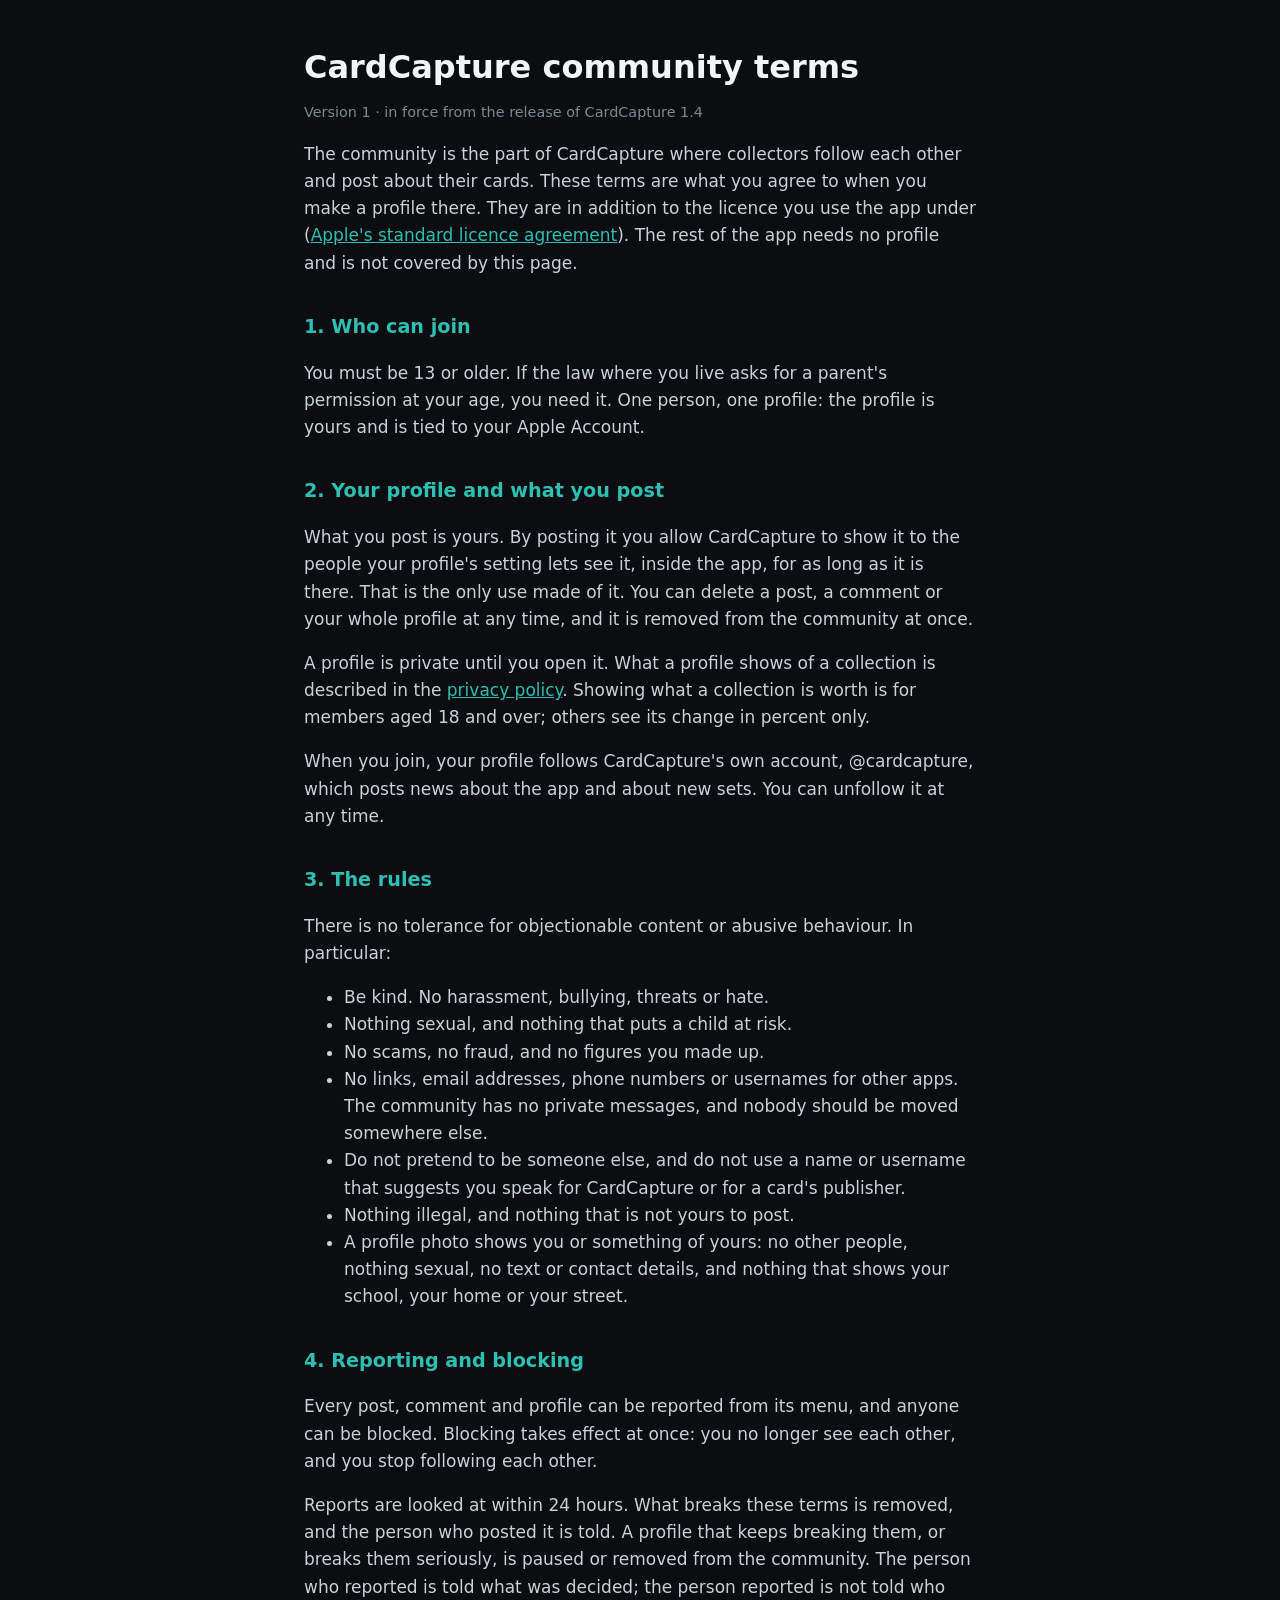
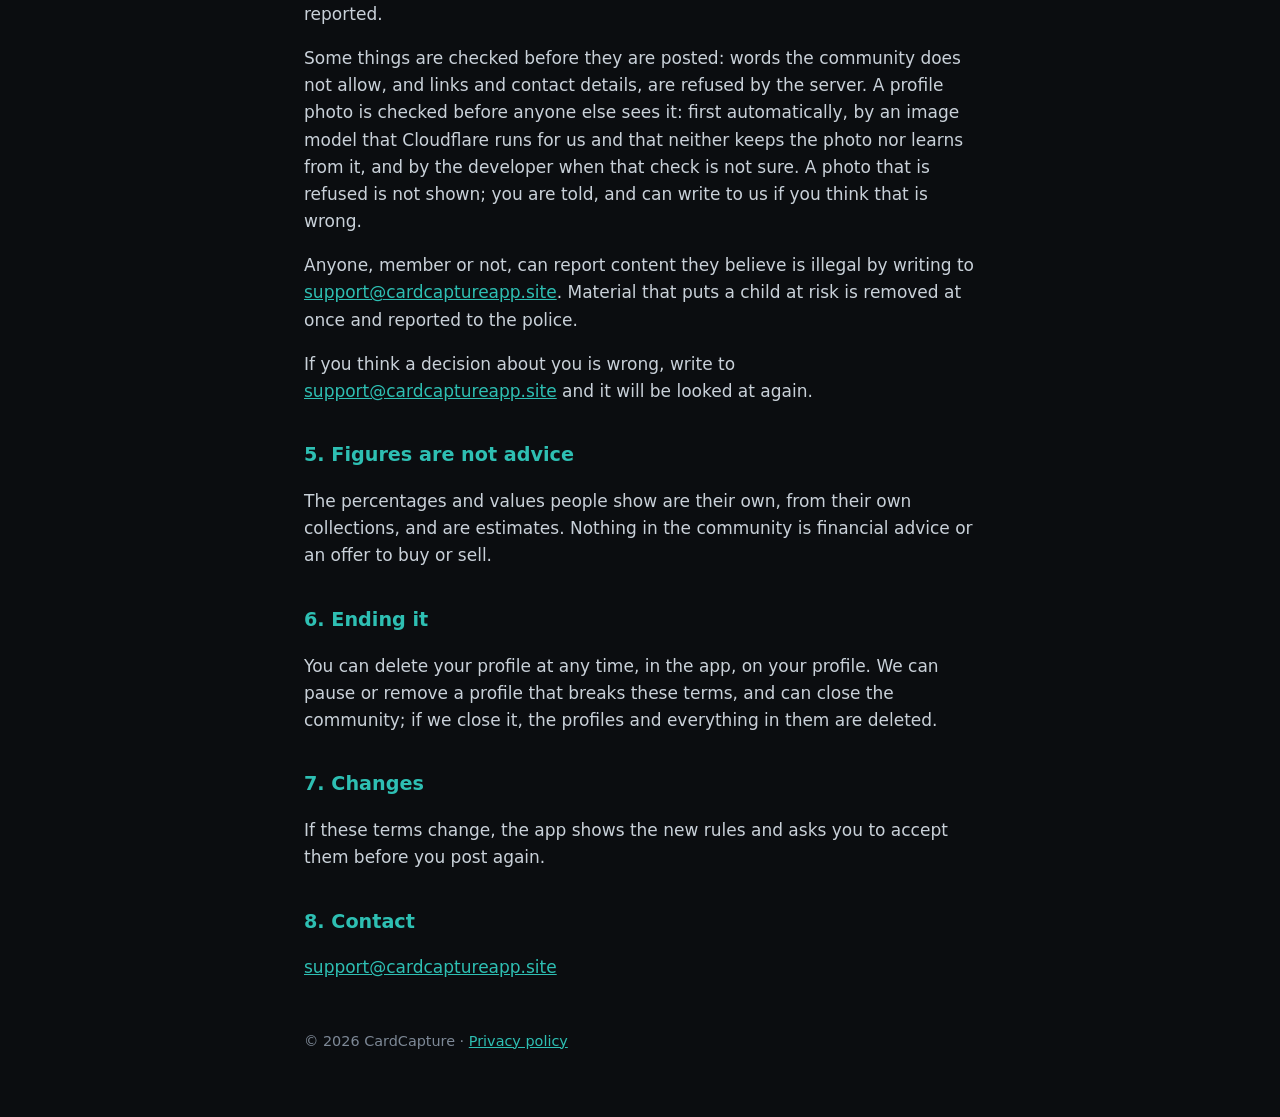
<file: community/index.html>
<!doctype html>
<!--
  CardCapture community terms. A draft: NOT published. It goes to the public pages repository
  as community/index.html (the address LegalLinks.communityTerms opens) together with the 1.4
  privacy policy, and only with Marley's word. The in-app rules (SocialRulesView) are the short
  form of section 3; if one changes, change the other, and raise TERMS_VERSION on the server so
  every member is asked again.
-->
<html lang="en">
<head>
<meta charset="utf-8">
<meta name="viewport" content="width=device-width, initial-scale=1">
<title>CardCapture community terms</title>
<meta name="robots" content="index,follow">
<style>
  :root { color-scheme: dark; }
  body { margin: 0; background: #0b0d10; color: #f2f5f8; font: 17px/1.6 -apple-system, BlinkMacSystemFont, "Segoe UI", system-ui, sans-serif; }
  main { max-width: 42rem; margin: 0 auto; padding: 3rem 1.25rem 4rem; }
  h1 { font-size: 2rem; line-height: 1.2; margin: 0 0 .5rem; }
  h2 { font-size: 1.2rem; margin: 2.2rem 0 .4rem; color: #2ebfb3; }
  p, li { color: #c9d1d9; }
  .date { color: #7d8896; font-size: .9rem; }
  a { color: #2ebfb3; }
  footer { margin-top: 3rem; color: #7d8896; font-size: .9rem; }
</style>
</head>
<body>
<main>
  <h1>CardCapture community terms</h1>
  <p class="date">Version 1 · in force from the release of CardCapture 1.4</p>

  <p>The community is the part of CardCapture where collectors follow each other and post about
  their cards. These terms are what you agree to when you make a profile there. They are in
  addition to the licence you use the app under
  (<a href="https://www.apple.com/legal/internet-services/itunes/dev/stdeula/">Apple's standard
  licence agreement</a>). The rest of the app needs no profile and is not covered by this page.</p>

  <h2>1. Who can join</h2>
  <p>You must be 13 or older. If the law where you live asks for a parent's permission at your
  age, you need it. One person, one profile: the profile is yours and is tied to your Apple
  Account.</p>

  <h2>2. Your profile and what you post</h2>
  <p>What you post is yours. By posting it you allow CardCapture to show it to the people your
  profile's setting lets see it, inside the app, for as long as it is there. That is the only
  use made of it. You can delete a post, a comment or your whole profile at any time, and it is
  removed from the community at once.</p>
  <p>A profile is private until you open it. What a profile shows of a collection is described
  in the <a href="../privacy/">privacy policy</a>. Showing what a collection is worth is for
  members aged 18 and over; others see its change in percent only.</p>
  <p>When you join, your profile follows CardCapture's own account, @cardcapture, which posts
  news about the app and about new sets. You can unfollow it at any time.</p>

  <h2>3. The rules</h2>
  <p>There is no tolerance for objectionable content or abusive behaviour. In particular:</p>
  <ul>
    <li>Be kind. No harassment, bullying, threats or hate.</li>
    <li>Nothing sexual, and nothing that puts a child at risk.</li>
    <li>No scams, no fraud, and no figures you made up.</li>
    <li>No links, email addresses, phone numbers or usernames for other apps. The community has
    no private messages, and nobody should be moved somewhere else.</li>
    <li>Do not pretend to be someone else, and do not use a name or username that suggests you
    speak for CardCapture or for a card's publisher.</li>
    <li>Nothing illegal, and nothing that is not yours to post.</li>
    <li>A profile photo shows you or something of yours: no other people, nothing sexual, no
    text or contact details, and nothing that shows your school, your home or your street.</li>
  </ul>

  <h2>4. Reporting and blocking</h2>
  <p>Every post, comment and profile can be reported from its menu, and anyone can be blocked.
  Blocking takes effect at once: you no longer see each other, and you stop following each
  other.</p>
  <p>Reports are looked at within 24 hours. What breaks these terms is removed, and the person
  who posted it is told. A profile that keeps breaking them, or breaks them seriously, is
  paused or removed from the community. The person who reported is told what was decided; the
  person reported is not told who reported.</p>
  <p>Some things are checked before they are posted: words the community does not allow, and
  links and contact details, are refused by the server. A profile photo is checked before
  anyone else sees it: first automatically, by an image model that Cloudflare runs for us and
  that neither keeps the photo nor learns from it, and by the developer when that check is not
  sure. A photo that is refused is not shown; you are told, and can write to us if you think
  that is wrong.</p>
  <p>Anyone, member or not, can report content they believe is illegal by writing to
  <a href="mailto:support@cardcaptureapp.site">support@cardcaptureapp.site</a>. Material that
  puts a child at risk is removed at once and reported to the police.</p>
  <p>If you think a decision about you is wrong, write to
  <a href="mailto:support@cardcaptureapp.site">support@cardcaptureapp.site</a> and it will be
  looked at again.</p>

  <h2>5. Figures are not advice</h2>
  <p>The percentages and values people show are their own, from their own collections, and are
  estimates. Nothing in the community is financial advice or an offer to buy or sell.</p>

  <h2>6. Ending it</h2>
  <p>You can delete your profile at any time, in the app, on your profile. We can pause or
  remove a profile that breaks these terms, and can close the community; if we close it, the
  profiles and everything in them are deleted.</p>

  <h2>7. Changes</h2>
  <p>If these terms change, the app shows the new rules and asks you to accept them before you
  post again.</p>

  <h2>8. Contact</h2>
  <p><a href="mailto:support@cardcaptureapp.site">support@cardcaptureapp.site</a></p>

  <footer>© 2026 CardCapture · <a href="../privacy/">Privacy policy</a></footer>
</main>
</body>
</html>
</file>
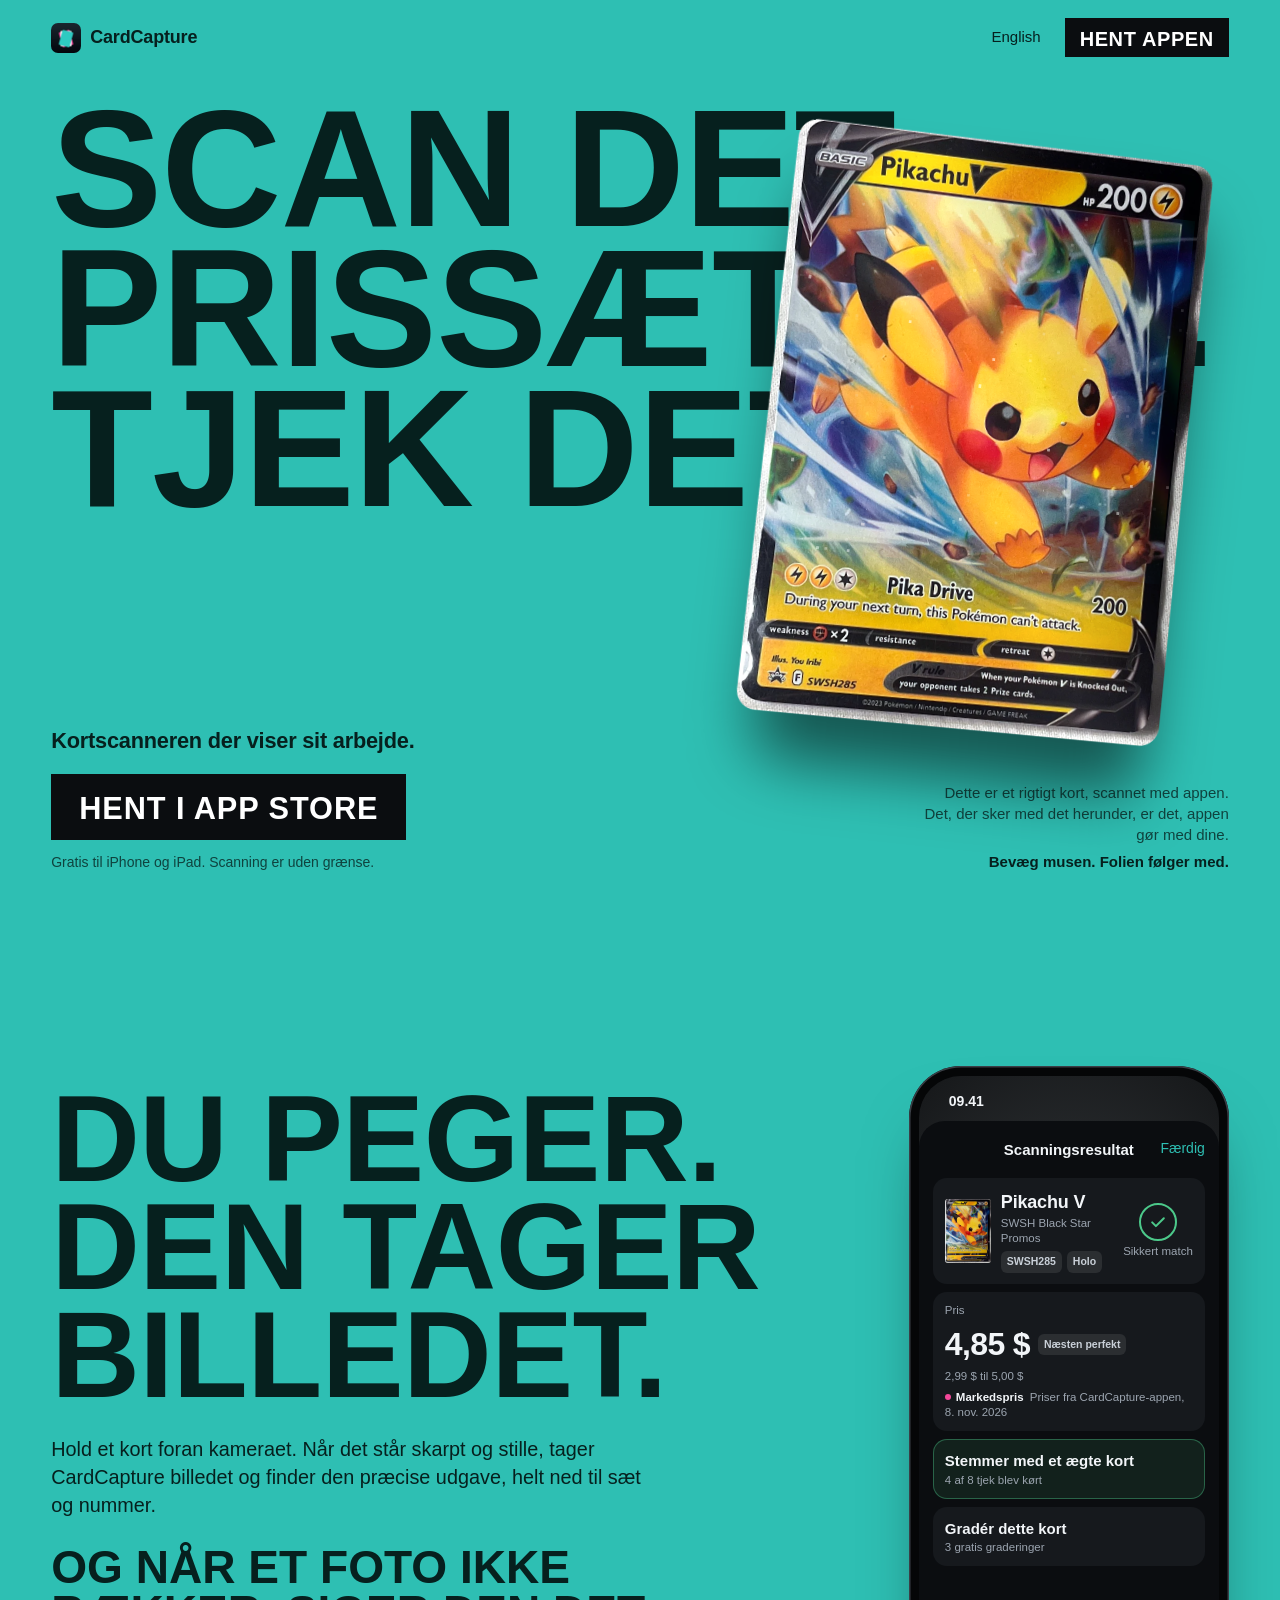
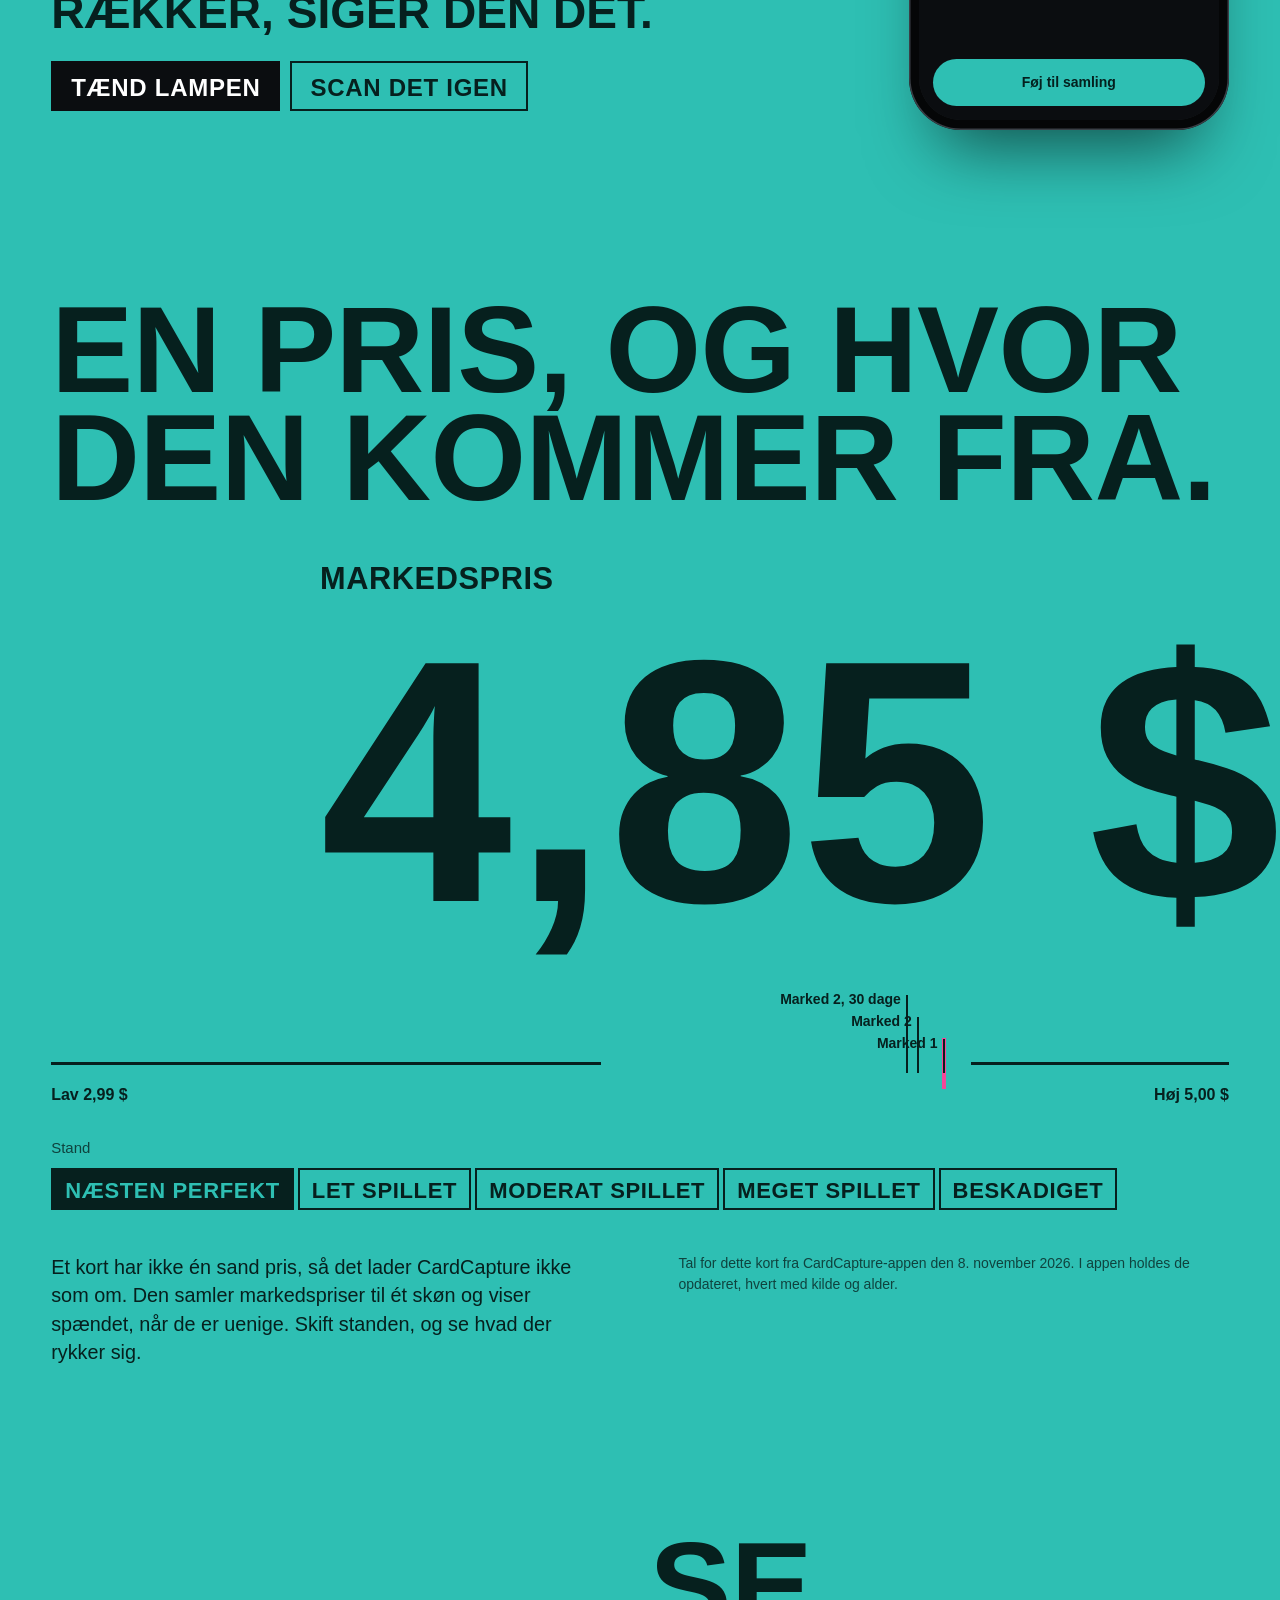
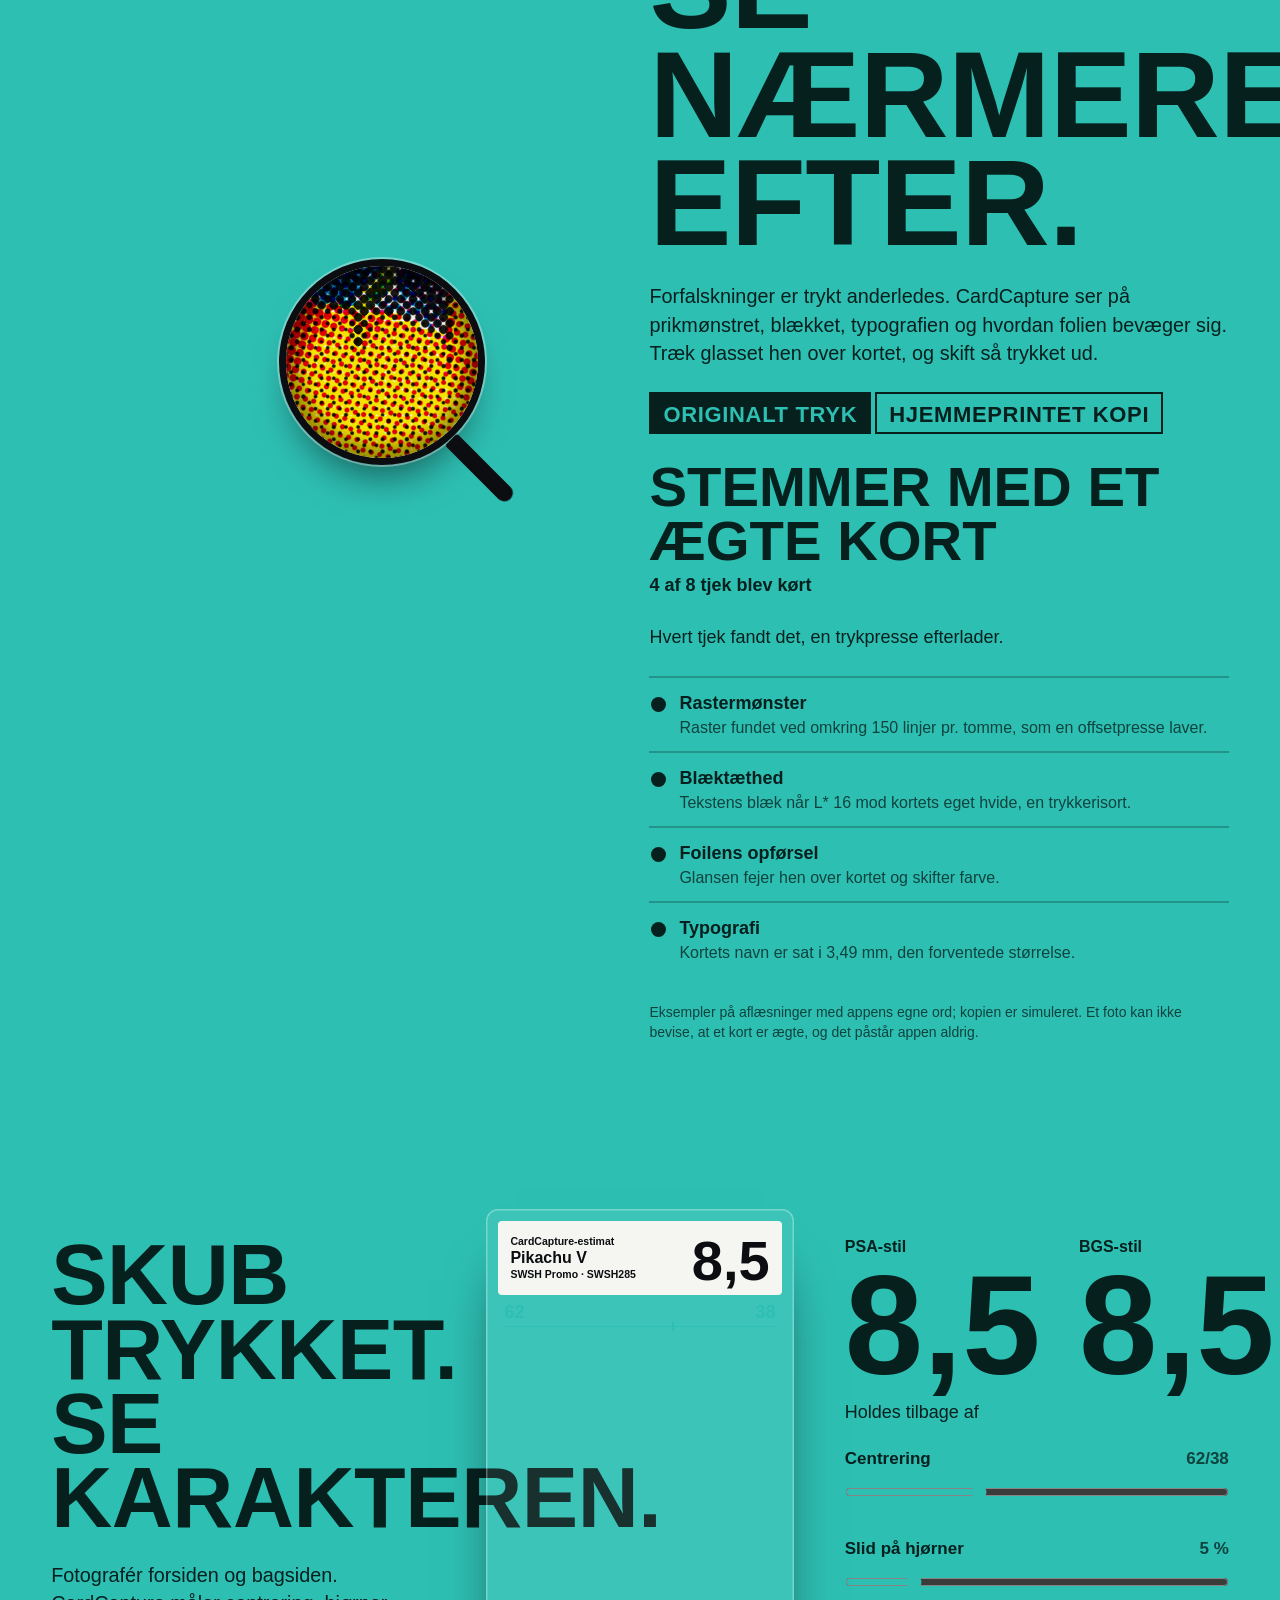
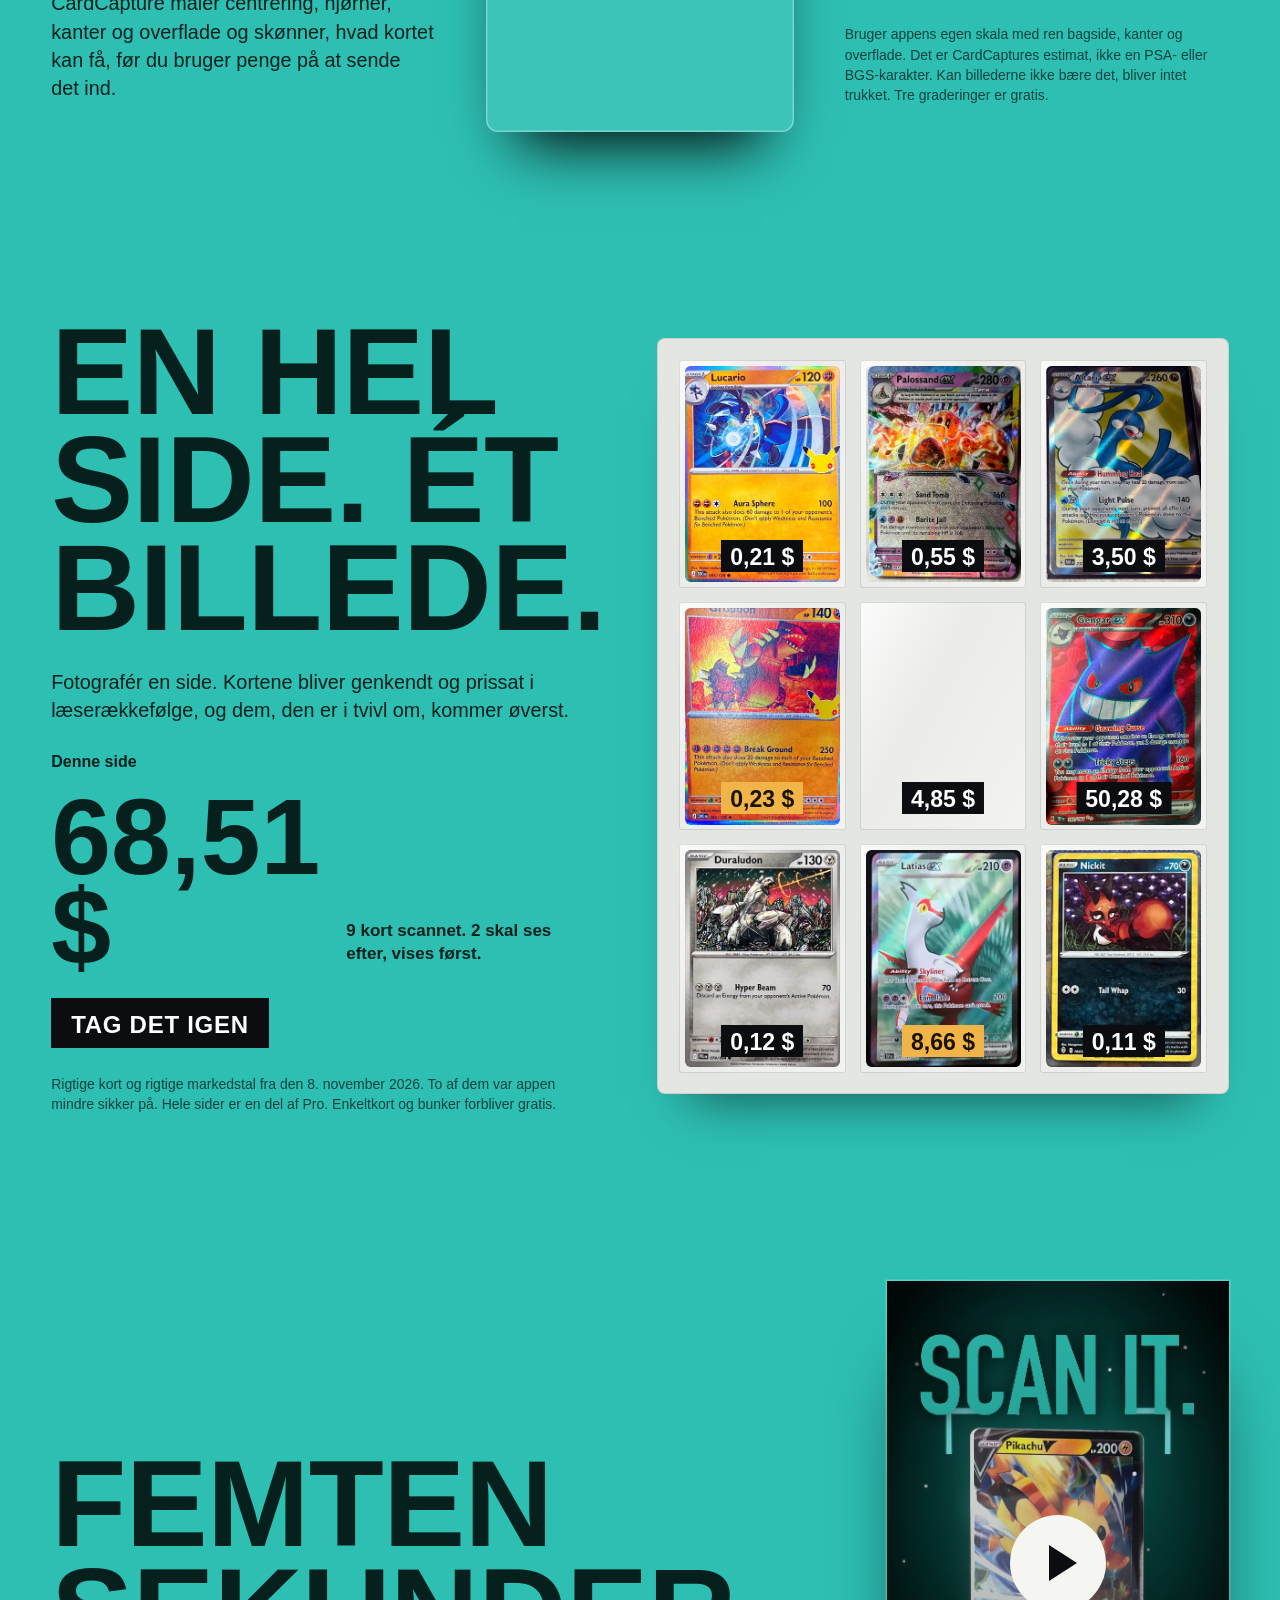
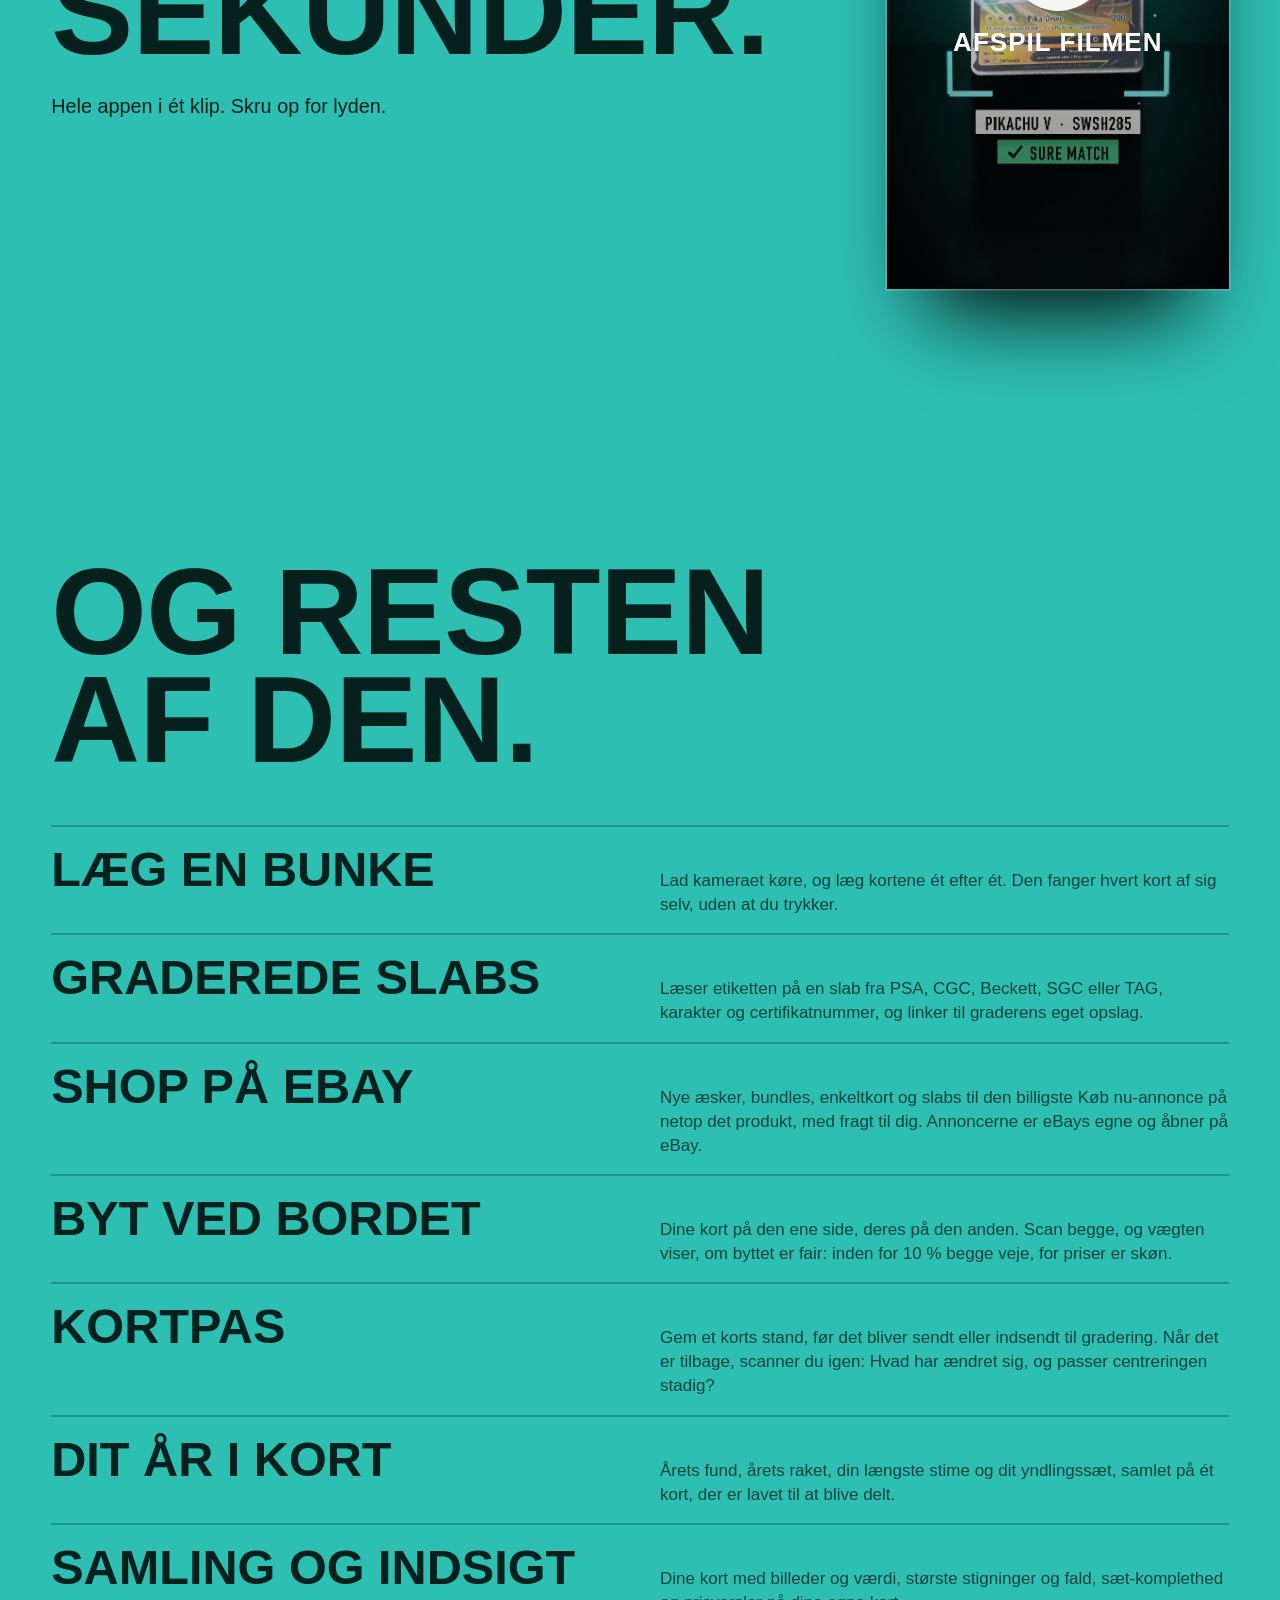
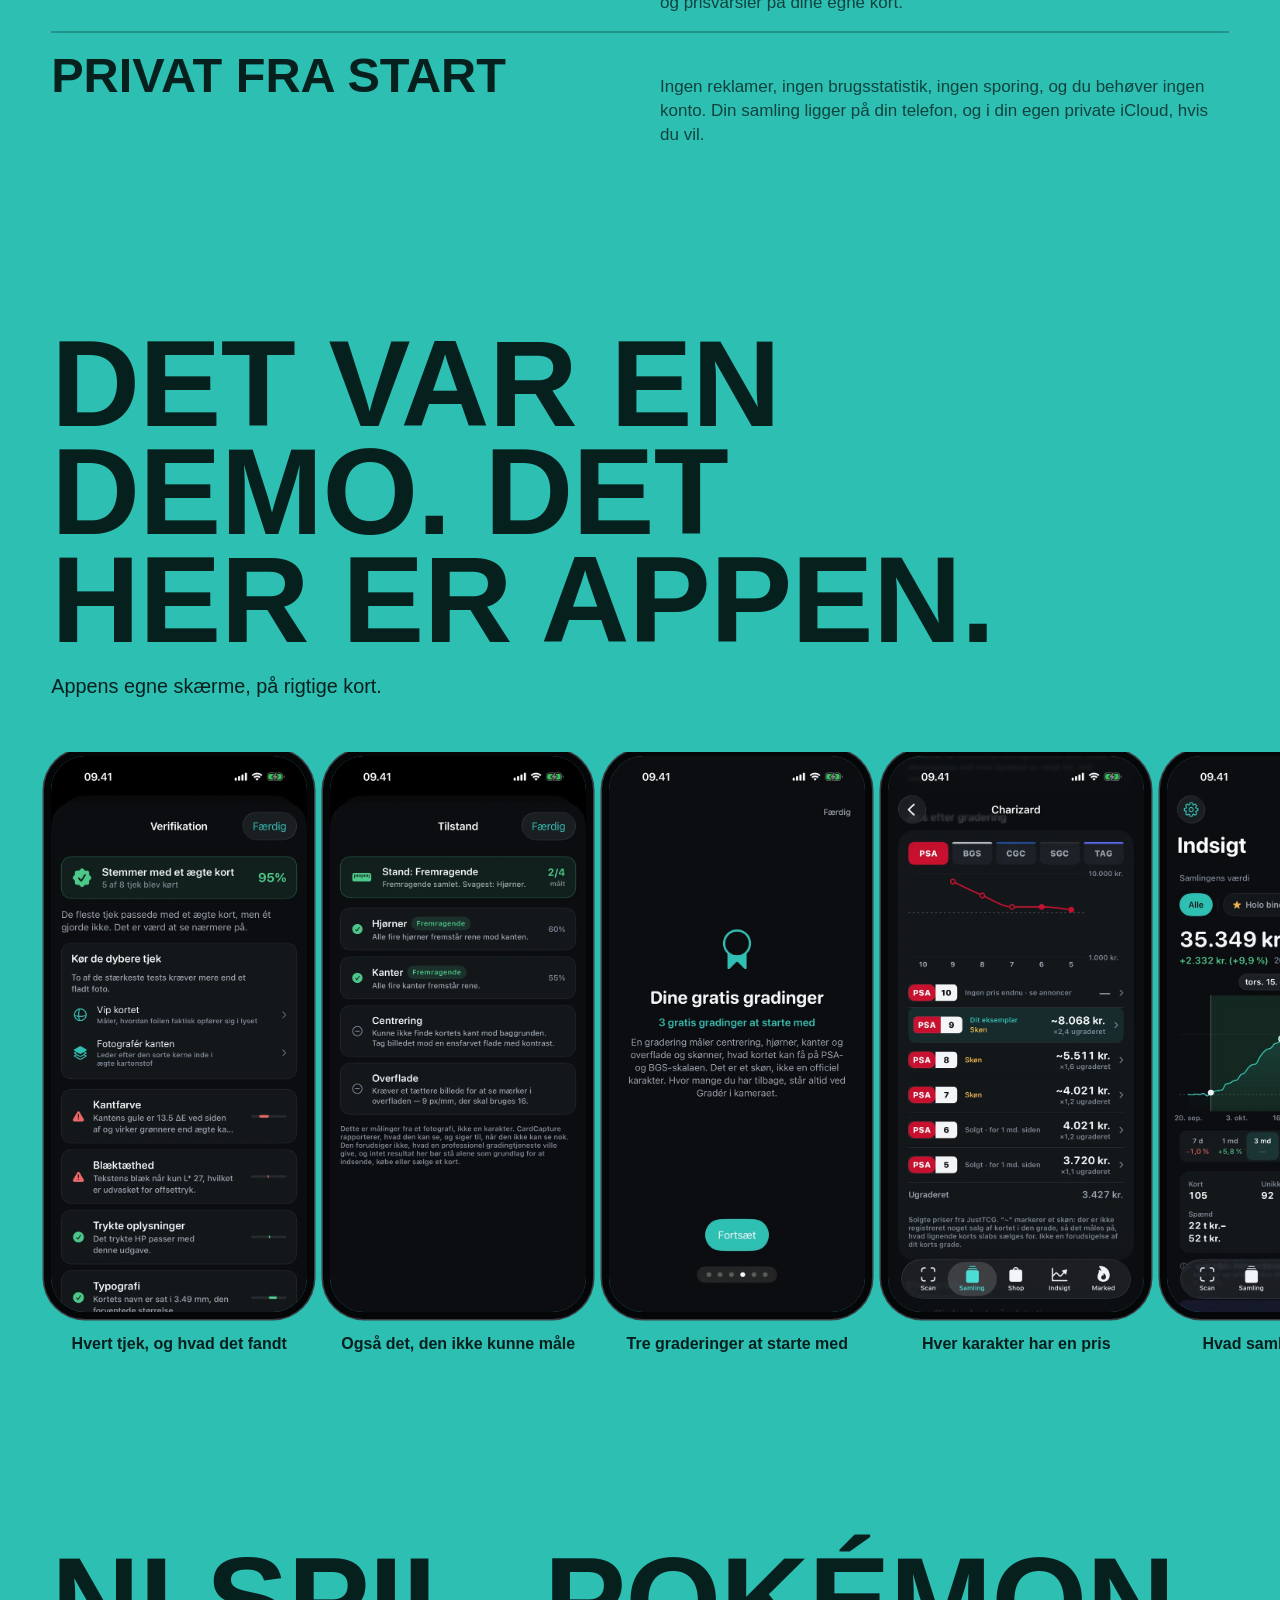
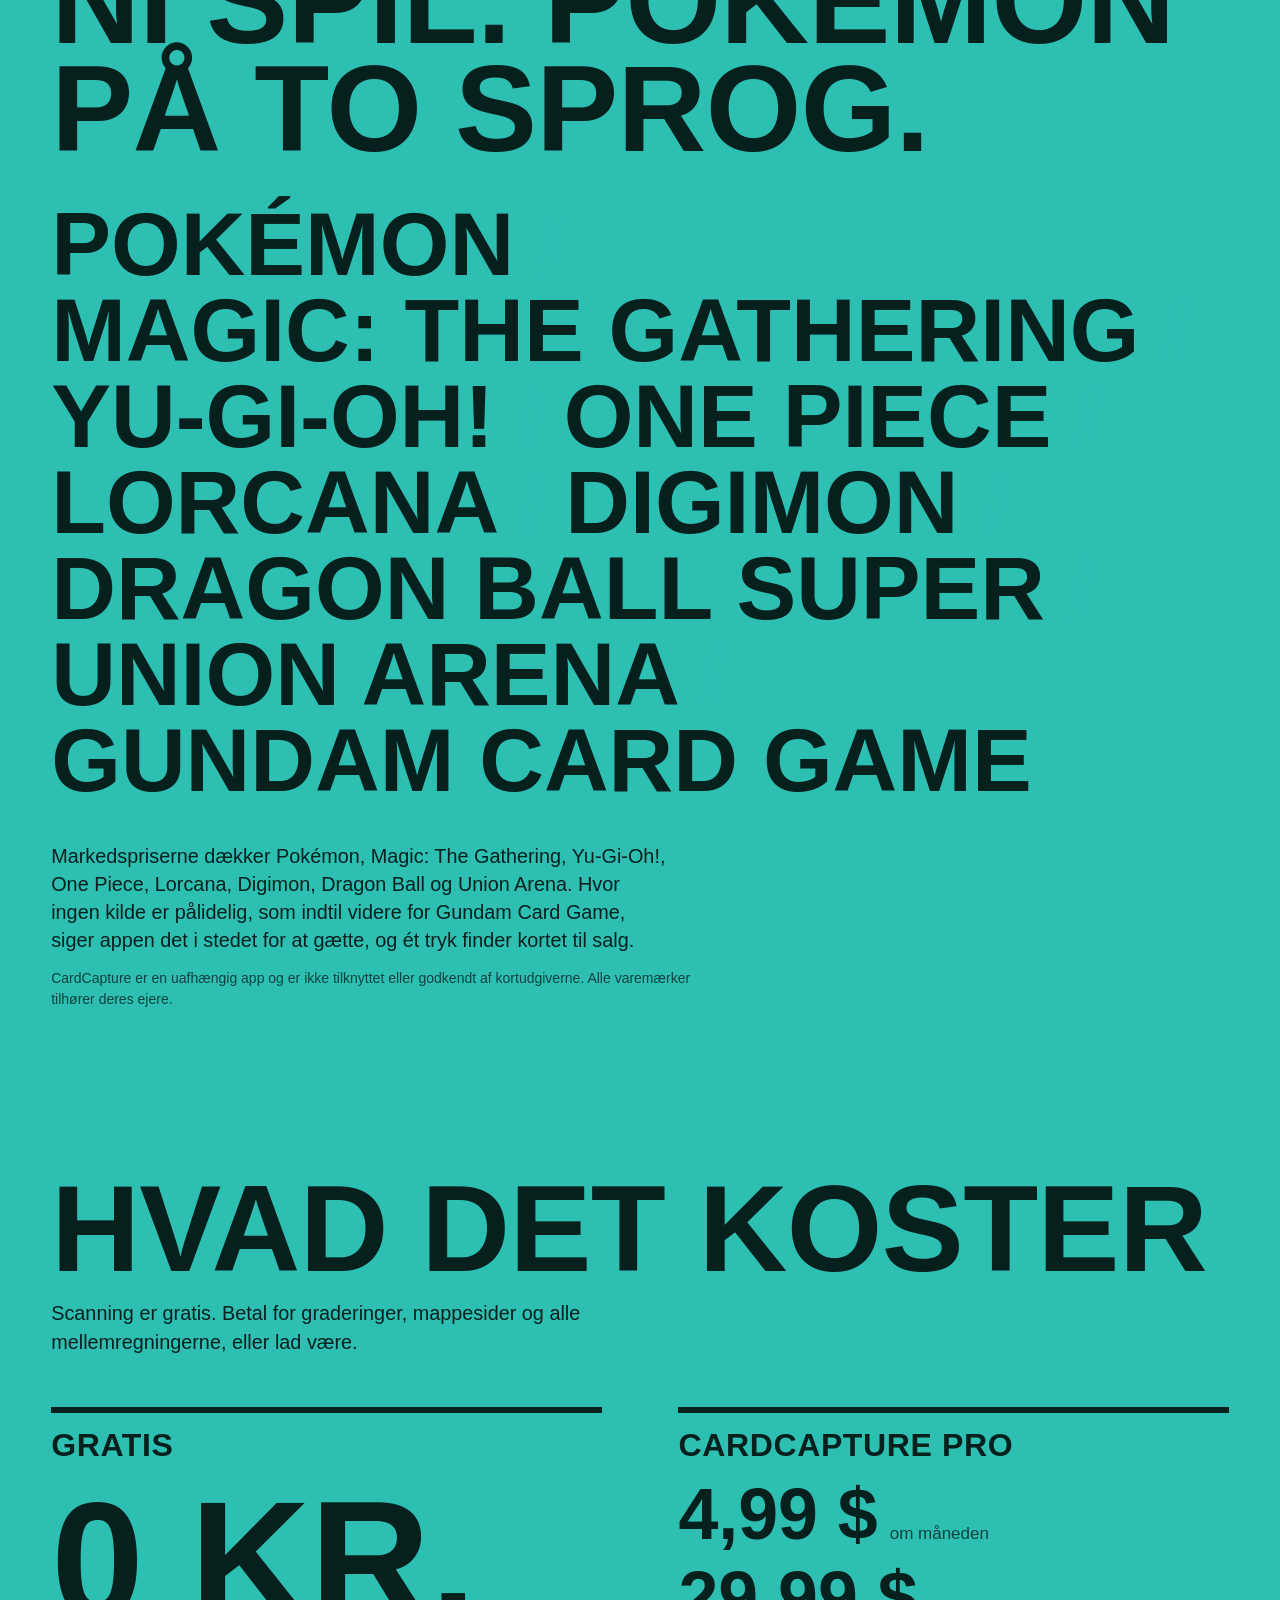
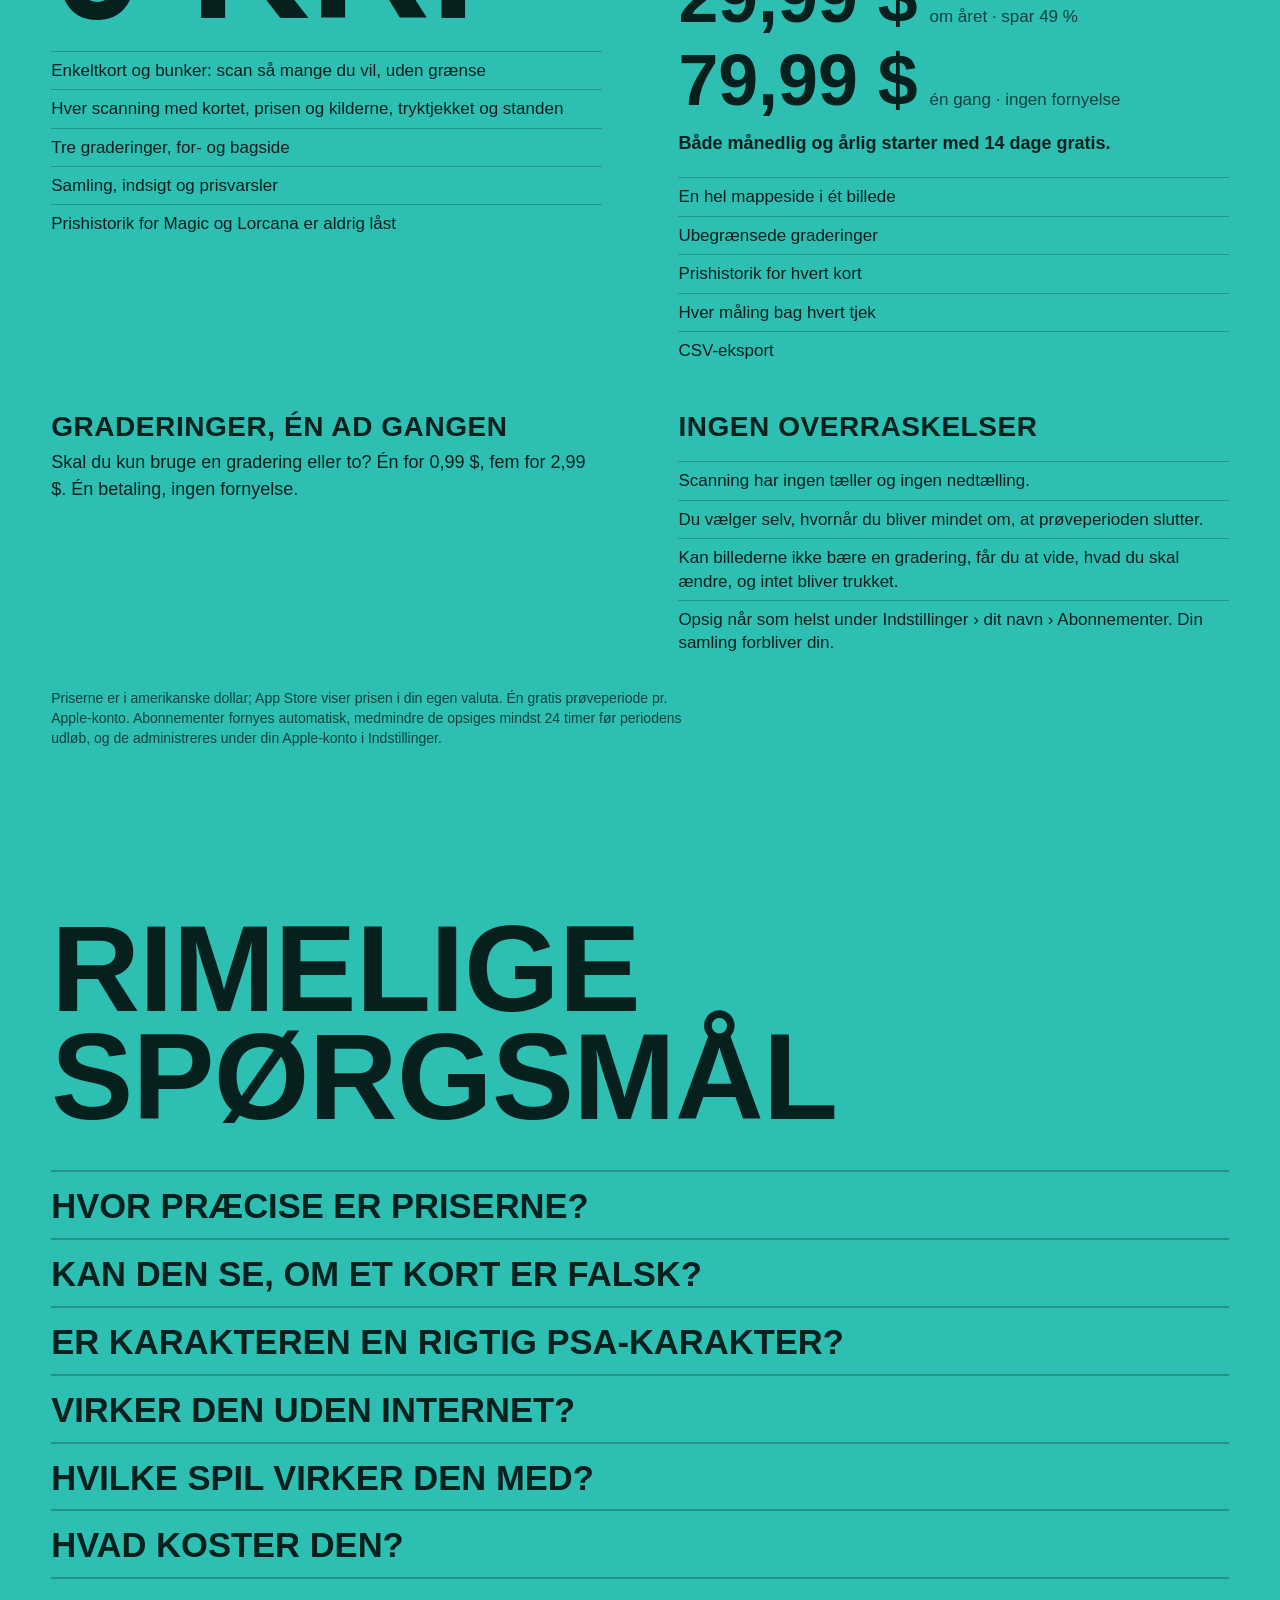
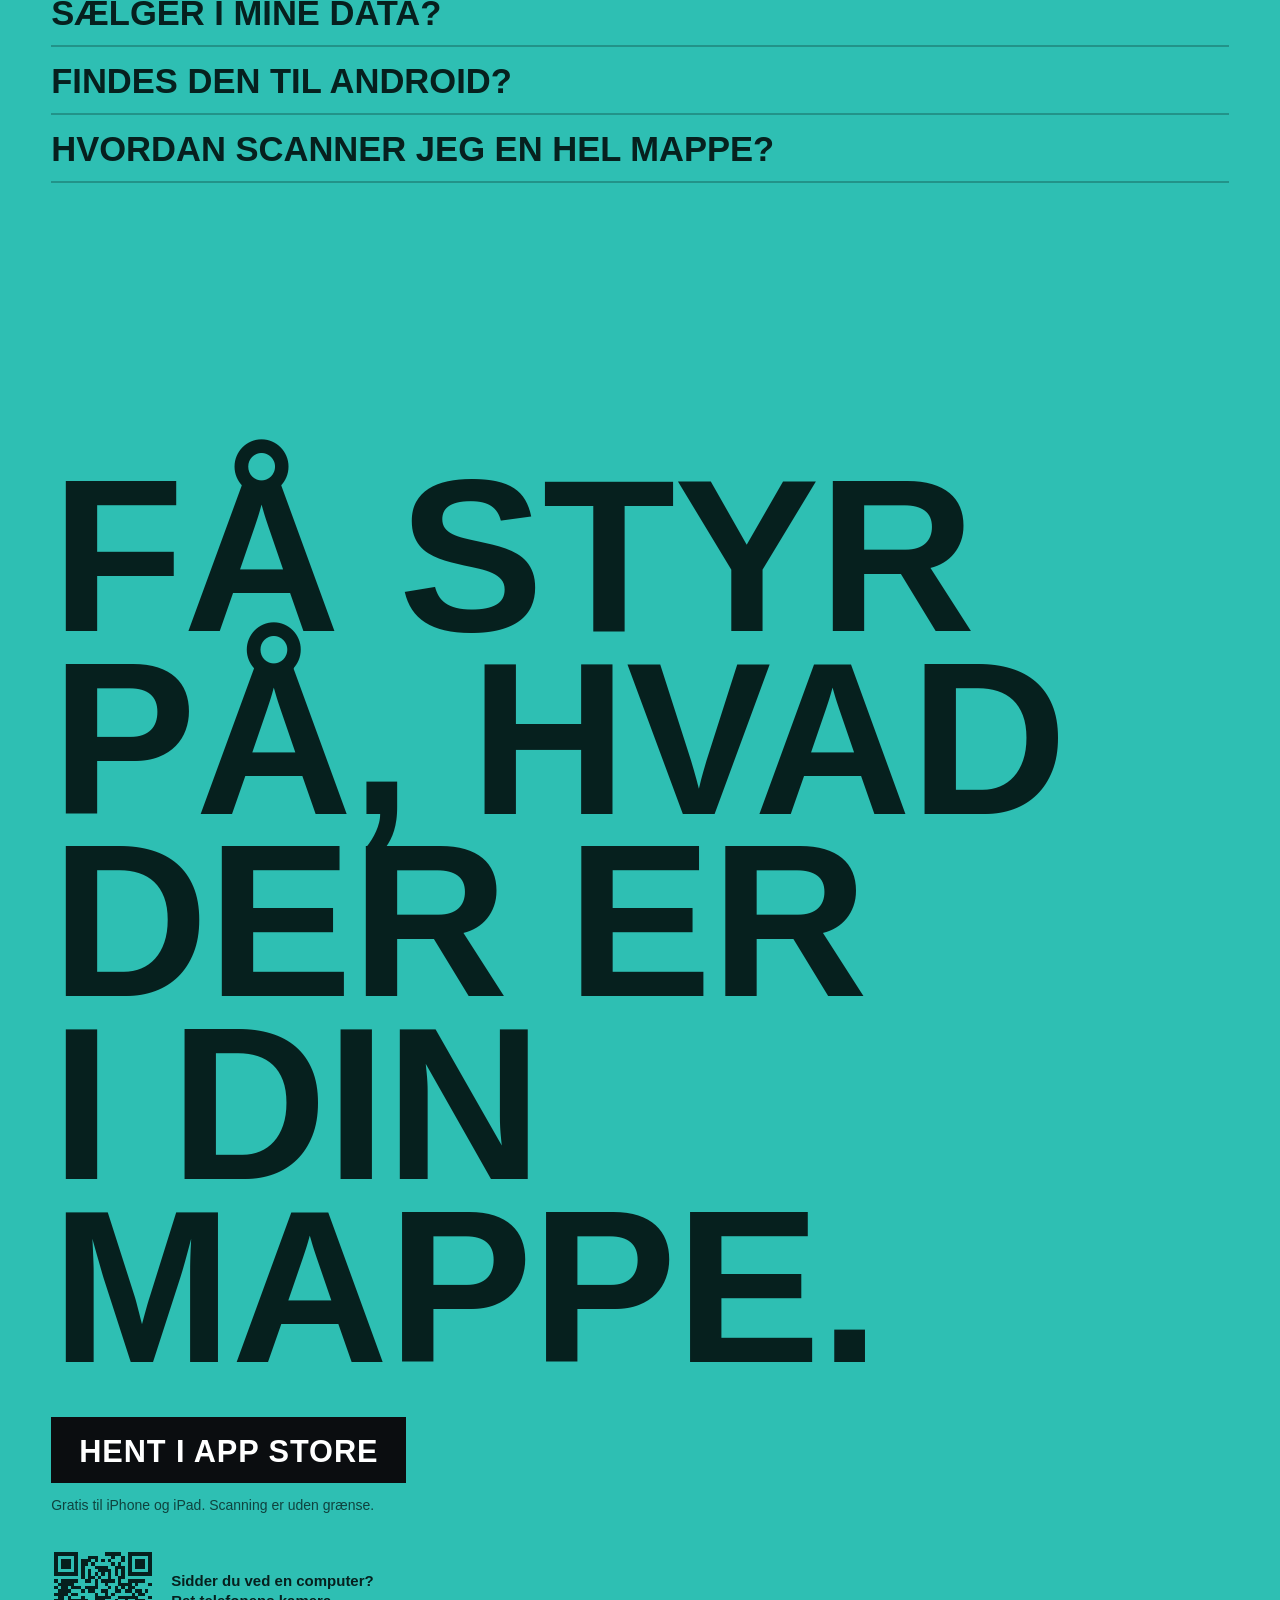
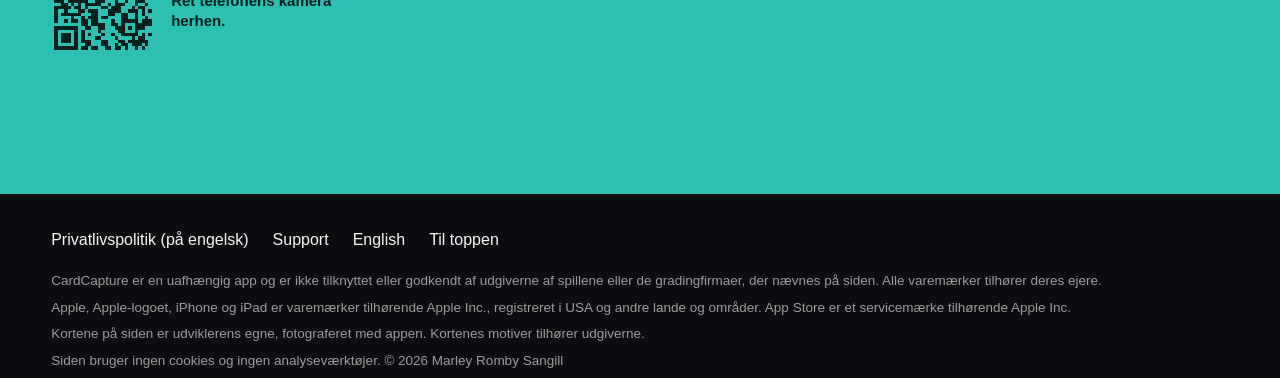
<file: da/index.html>
<!doctype html>
<html lang="da">
<head>
  <meta charset="utf-8">
  <meta name="viewport" content="width=device-width, initial-scale=1, viewport-fit=cover">
  <title>CardCapture: kortscanneren der viser sit arbejde</title>
  <meta name="description" content="En scanner til samlekort på iPhone og iPad. Den finder den præcise udgave, prissætter kortet, tjekker tryk og stand, og siger til, når et foto ikke rækker.">
  <meta name="theme-color" content="#2EBFB3">
  <link rel="canonical" href="https://cardcaptureapp.site/da/">
  <link rel="alternate" hreflang="en" href="https://cardcaptureapp.site/">
  <link rel="alternate" hreflang="da" href="https://cardcaptureapp.site/da/">
  <link rel="alternate" hreflang="x-default" href="https://cardcaptureapp.site/">
  <meta property="og:type" content="website">
  <meta property="og:site_name" content="CardCapture">
  <meta property="og:title" content="CardCapture: kortscanneren der viser sit arbejde">
  <meta property="og:description" content="En scanner til samlekort på iPhone og iPad. Den finder den præcise udgave, prissætter kortet, tjekker tryk og stand, og siger til, når et foto ikke rækker.">
  <meta property="og:url" content="https://cardcaptureapp.site/da/">
  <meta property="og:image" content="https://cardcaptureapp.site/assets/og-da.jpg">
  <meta property="og:image:width" content="1200">
  <meta property="og:image:height" content="630">
  <meta property="og:image:alt" content="CardCaptures tre kort i turkis, hvid og pink, der svæver ved siden af en telefon med appen.">
  <meta property="og:locale" content="da_DK">
  <meta property="og:locale:alternate" content="en_US">
  <meta name="twitter:card" content="summary_large_image">
  <meta name="apple-itunes-app" content="app-id=6819230257">
  <link rel="icon" href="../assets/icon-64.png" type="image/png">
  <link rel="apple-touch-icon" href="../assets/icon-180.png">
  <link rel="preload" as="image" href="../assets/card-pikachu.webp">
  <link rel="stylesheet" href="../assets/site.css">
  <script>document.documentElement.classList.add("js")</script>
  <script type="application/ld+json">[{"@context": "https://schema.org", "@type": ["SoftwareApplication", "MobileApplication"], "@id": "https://cardcaptureapp.site/#app", "name": "CardCapture", "url": "https://cardcaptureapp.site/da/", "description": "En scanner til samlekort på iPhone og iPad. Den finder den præcise udgave, prissætter kortet, tjekker tryk og stand, og siger til, når et foto ikke rækker.", "applicationCategory": "UtilitiesApplication", "operatingSystem": "iOS 17 or later, iPadOS 17 or later", "inLanguage": "da", "isAccessibleForFree": true, "image": "https://cardcaptureapp.site/assets/og-da.jpg", "featureList": ["En mappeside, ét billede: Fotografér en hel side. Kortene bliver genkendt og prissat i læserækkefølge, og dem, den er i tvivl om, kommer øverst.", "Læg en bunke: Lad kameraet køre, og læg kortene ét efter ét. Den fanger hvert kort af sig selv, uden at du trykker.", "Graderede slabs: Læser etiketten på en slab fra PSA, CGC, Beckett, SGC eller TAG, karakter og certifikatnummer, og linker til graderens eget opslag.", "Gradér det, for- og bagside: Fotografér begge sider og få et estimat på en PSA-lignende og en BGS-lignende skala, med centrering, hjørner, kanter og overflade. Det er CardCaptures estimat, ikke en PSA- eller BGS-karakter.", "Shop på eBay: Nye æsker, bundles, enkeltkort og slabs til den billigste Køb nu-annonce på netop det produkt, med fragt til dig. Annoncerne er eBays egne og åbner på eBay.", "Byt ved bordet: Dine kort på den ene side, deres på den anden. Scan begge, og vægten viser, om byttet er fair: inden for 10 % begge veje, for priser er skøn.", "Kortpas: Gem et korts stand, før det bliver sendt eller indsendt til gradering. Når det er tilbage, scanner du igen: Hvad har ændret sig, og passer centreringen stadig?", "Samling og indsigt: Dine kort med billeder og værdi, største stigninger og fald, sæt-komplethed og prisvarsler på dine egne kort.", "Dit år i kort: Årets fund, årets raket, din længste stime og dit yndlingssæt, samlet på ét kort, der er lavet til at blive delt.", "Privat fra start: Ingen reklamer, ingen brugsstatistik, ingen sporing, og du behøver ingen konto. Din samling ligger på din telefon, og i din egen private iCloud, hvis du vil.", "Virker med Pokémon (engelsk og japansk), Magic: The Gathering, Yu-Gi-Oh!, One Piece, Lorcana, Digimon, Dragon Ball Super (Fusion World), Union Arena og Gundam Card Game.", "Markedspriserne dækker Pokémon, Magic: The Gathering, Yu-Gi-Oh!, One Piece, Lorcana, Digimon, Dragon Ball og Union Arena. Hvor ingen kilde er pålidelig, som indtil videre for Gundam Card Game, siger appen det i stedet for at gætte, og ét tryk finder kortet til salg."], "downloadUrl": "https://apps.apple.com/app/id6819230257", "installUrl": "https://apps.apple.com/app/id6819230257", "offers": {"@type": "Offer", "price": 0, "priceCurrency": "USD"}}, {"@context": "https://schema.org", "@type": "FAQPage", "inLanguage": "da", "mainEntity": [{"@type": "Question", "name": "Hvor præcise er priserne?", "acceptedAnswer": {"@type": "Answer", "text": "Så præcise som markederne bag dem, og den siger, hvor sikker den er. Et kort har ikke én sand pris, så CardCapture tager en vægtet median af markedstal, hvor faktiske salg og de nyeste tal vejer mest, og viser spændet, når markederne er uenige. Udbudspriser på eBay og Amazon vises som baggrund, men tæller aldrig med. For et kort i slab finder den ikke på en graderet pris, den linker til, hvad graderede eksemplarer faktisk er solgt for."}}, {"@type": "Question", "name": "Kan den se, om et kort er falsk?", "acceptedAnswer": {"@type": "Answer", "text": "Ikke med sikkerhed. Et foto kan ikke bevise, at et kort er ægte, og CardCapture påstår det aldrig. Den tjekker trykket, som en ekspert ville, rasterprikker, blæk, skrift, hvordan folien bevæger sig, når du vipper kortet, og om de trykte detaljer passer til udgaven. Du får en vurdering i ord, en sandsynlighed når nok tjek har kørt, eller »Uafklaret« når de ikke har. En grund til at se nærmere efter, ikke et certifikat."}}, {"@type": "Question", "name": "Er karakteren en rigtig PSA-karakter?", "acceptedAnswer": {"@type": "Answer", "text": "Nej. Det er CardCaptures eget estimat på en PSA-lignende og en BGS-lignende skala, ud fra billeder af for- og bagsiden. Kun et graderingsfirma kan give et kort en karakter. Brug det til at vælge, hvilke kort der er værd at sende ind. Kan billederne ikke bære et estimat, får du at vide, hvad du skal ændre, og intet bliver trukket."}}, {"@type": "Question", "name": "Virker den uden internet?", "acceptedAnswer": {"@type": "Answer", "text": "Til scanning, ja. Til friske priser, nej. Genkendelse, tjek og målinger sker på din telefon; intet foto sendes nogen steder hen for at blive genkendt. Engelske Pokémon-kort genkendes helt uden forbindelse, fordi det katalog er bygget ind. De andre spil henter deres katalog én gang og virker derefter også uden net. Uden net viser et kort, du har prissat før, den seneste pris og hvor gammel den er."}}, {"@type": "Question", "name": "Hvilke spil virker den med?", "acceptedAnswer": {"@type": "Answer", "text": "Pokémon (engelsk og japansk), Magic: The Gathering, Yu-Gi-Oh!, One Piece, Lorcana, Digimon, Dragon Ball Super (Fusion World), Union Arena og Gundam Card Game: alle bliver genkendt, tjekket og målt. Hvor ingen kilde er pålidelig, som indtil videre for Gundam Card Game, siger den det i stedet for at vise et opdigtet tal, og ét tryk finder kortet til salg."}}, {"@type": "Question", "name": "Hvad koster den?", "acceptedAnswer": {"@type": "Answer", "text": "Det er gratis og uden grænse at scanne enkeltkort og bunker. Tre graderinger er gratis. Derefter køber du én for 0,99 $ eller fem for 2,99 $, eller du får CardCapture Pro til 4,99 $ om måneden, 29,99 $ om året eller 79,99 $ én gang. Pro giver ubegrænsede graderinger, hele mappesider, prishistorik, hver måling og CSV-eksport. Begge abonnementer starter med 14 dage gratis. Priserne er i amerikanske dollar; App Store viser din egen pris."}}, {"@type": "Question", "name": "Sælger I mine data?", "acceptedAnswer": {"@type": "Answer", "text": "Nej, der er intet at sælge. CardCapture har ingen reklamer, ingen brugsstatistik og ingen sporing. Dens eneste server, et prisrelæ, sender opslag videre og gemmer intet om, hvem der spurgte. For at holde styr på de tre gratis graderinger bruger den Apples DeviceCheck, som intet siger om, hvem du er. Din samling ligger på din telefon og i din egen private iCloud, hvis du vil; ingen andre kan læse den, heller ikke os. Prisopslag nævner et kort, aldrig dig. I App Store er appen mærket med, at der ikke indsamles data."}}, {"@type": "Question", "name": "Findes den til Android?", "acceptedAnswer": {"@type": "Answer", "text": "Ikke endnu. CardCapture er til iPhone og iPad med iOS 17 eller nyere."}}, {"@type": "Question", "name": "Hvordan scanner jeg en hel mappe?", "acceptedAnswer": {"@type": "Answer", "text": "Én side ad gangen, med Pro. Sæt scanneren på Side, hold telefonen lige over siden, tjek antallet af kort i billedet, og tag billedet. Kortene bliver genkendt, prissat og listet i læserækkefølge, med dem, den er i tvivl om, øverst. Tilføj dem så alle. Enkeltkort og bunker forbliver gratis. Vil du have trykket tjekket, så scan kortet for sig."}}]}]</script>
</head>
<body>
  <a class="skip" href="#main">Spring til indhold</a>

  <header class="bar" id="top">
    <a class="brand" href="../" aria-label="CardCapture"><img src="../assets/icon-64.png" alt="" width="30" height="30"><span>CardCapture</span></a>
    <a class="lang" href="../" hreflang="en" lang="en">English</a>
    <a class="get" href="https://apps.apple.com/app/id6819230257">Hent appen</a>
  </header>

  <!-- The one card that travels down the page. Drawn with WebGL; each section holds a still of it for anyone without. -->
  <div class="flyer" id="flyer" aria-hidden="true"><div class="flyer-shadow"></div><canvas></canvas></div>

  <main id="main">
    <section class="ch hero" data-bg="teal">
      <h1 class="poster"><span class="line">Scan det.</span><span class="line">Prissæt det.</span><span class="line">Tjek det.</span></h1>
      <div class="hero-slot"><div class="slot" data-slot="hero" data-rot="6" data-amp="1"><img src="../assets/card-pikachu.webp" alt="" width="920" height="1285" decoding="async"></div></div>
      <div class="hero-foot">
        <div class="hero-pitch">
          <p class="tagline">Kortscanneren der viser sit arbejde.</p>
          <div class="cta"><a class="store" href="https://apps.apple.com/app/id6819230257"><span>Hent i App Store</span></a></div>
          <p class="fine">Gratis til iPhone og iPad. Scanning er uden grænse.</p>
        </div>
        <div class="hero-try">
          <p>Dette er et rigtigt kort, scannet med appen. Det, der sker med det herunder, er det, appen gør med dine.</p>
          <p class="only-pointer">Bevæg musen. Folien følger med.</p>
          <button type="button" class="act" id="tilt" hidden>Vip telefonen for at bevæge folien</button>
        </div>
      </div>
    </section>

    <section class="ch scan" data-bg="teal" aria-labelledby="scan-title">
      <div class="col-text">
        <h2 class="big" id="scan-title">Du peger. Den tager billedet.</h2>
        <p class="lead">Hold et kort foran kameraet. Når det står skarpt og stille, tager CardCapture billedet og finder den præcise udgave, helt ned til sæt og nummer.</p>
        <p class="honest">Og når et foto ikke rækker, siger den det.</p>
        <div class="acts">
          <button type="button" class="act" id="lamp" aria-pressed="false">Tænd lampen</button>
          <button type="button" class="act ghost" id="rescan">Scan det igen</button>
        </div>
      </div>
      <div class="phone" id="phone">
        <div class="screen">
          <div class="cam">
            <div class="status-bar"><span>09.41</span></div>
            <div class="finder">
              <div class="slot" data-slot="scan" data-rot="-3" data-amp=".12"><img src="../assets/card-pikachu.webp" alt="" width="920" height="1285" decoding="async"></div>
              <i class="br tl"></i><i class="br tr"></i><i class="br bl"></i><i class="br br2"></i>
              <i class="sweep"></i>
            </div>
            <p class="pill" id="scan-status" role="status">Leder efter et kort</p>
            <div class="modes"><span class=on>Enkelt</span><span>Bunke</span><span>Side</span><span>Gradér</span></div>
            <div class="shutter"></div>
            <i class="flash"></i>
          </div>
          <div class="sheet" id="sheet">
            <div class="sheet-head"><strong>Scanningsresultat</strong><span>Færdig</span></div>
            <div class="block who">
              <img src="../assets/card-pikachu.webp" alt="" width="46" height="64" loading="lazy">
              <div><strong>Pikachu V</strong><small>SWSH Black Star Promos</small><div class="chips"><span>SWSH285</span><span>Holo</span></div></div>
              <div class="ring"><svg viewBox="0 0 24 24" width="20" height="20" fill="none" stroke="currentColor" stroke-width="2.4" stroke-linecap="round" stroke-linejoin="round"><path d="M5 12.5l4.5 4.5L19 7.5"/></svg><small>Sikkert match</small></div>
            </div>
            <div class="block">
              <small>Pris</small>
              <p class="amt"><strong>4,85 $</strong><span class="chip">Næsten perfekt</span></p>
              <small class="dim">2,99 $ til 5,00 $</small>
              <small class="src"><i></i><b>Markedspris</b> Priser fra CardCapture-appen, 8. nov. 2026</small>
            </div>
            <div class="block ok"><strong>Stemmer med et ægte kort</strong><small>4 af 8 tjek blev kørt</small></div>
            <div class="block"><strong>Gradér dette kort</strong><small>3 gratis graderinger</small></div>
            <div class="add">Føj til samling</div>
          </div>
        </div>
      </div>
    </section>

    <section class="ch price" data-bg="paper" aria-labelledby="price-title">
      <h2 class="big" id="price-title">En pris, og hvor den kommer fra.</h2>
      <div class="price-stage">
        <div class="price-card"><div class="slot" data-slot="price" data-rot="-5" data-amp=".5"><img src="../assets/card-pikachu.webp" alt="" width="920" height="1285" decoding="async"></div></div>
        <div class="price-read">
          <p class="kind" id="p-kind">Markedspris</p>
          <p class="num" id="p-num" aria-live="polite">$48.00</p>
        </div>
      </div>
      <div class="ruler" id="ruler" aria-hidden="true">
        <div class="axis"><i class="band"></i><i class="mark"></i><i class="src s0"><b></b></i><i class="src s1"><b></b></i><i class="src s2"><b></b></i></div>
        <div class="ends"><span id="p-low"></span><span id="p-high"></span></div>
      </div>
      <div class="price-controls">
        <div class="seg-group"><p>Stand</p><div class="seg" id="conds"><button type="button" data-cond="nm" aria-pressed=true>Næsten perfekt</button><button type="button" data-cond="lp" aria-pressed=false>Let spillet</button><button type="button" data-cond="mp" aria-pressed=false>Moderat spillet</button><button type="button" data-cond="hp" aria-pressed=false>Meget spillet</button><button type="button" data-cond="dmg" aria-pressed=false>Beskadiget</button></div></div>
      </div>
      <div class="two">
        <p class="lead">Et kort har ikke én sand pris, så det lader CardCapture ikke som om. Den samler markedspriser til ét skøn og viser spændet, når de er uenige. Skift standen, og se hvad der rykker sig.</p>
        <p class="fine" id="p-fine">Tal for dette kort fra CardCapture-appen den 8. november 2026. I appen holdes de opdateret, hvert med kilde og alder.</p>
      </div>
    </section>

    <section class="ch check" data-bg="pink" aria-labelledby="check-title">
      <div class="check-card" id="check-card">
        <div class="slot" data-slot="check" data-rot="0" data-amp=".04"><img src="../assets/card-pikachu.webp" alt="" width="920" height="1285" decoding="async"></div>
        <div class="loupe" id="loupe" role="img" aria-label="Forstørrelsesglas. Træk det hen over kortet."><canvas></canvas><i class="grip"></i></div>
      </div>
      <div class="col-text">
        <h2 class="big" id="check-title">Se nærmere efter.</h2>
        <p class="lead">Forfalskninger er trykt anderledes. CardCapture ser på prikmønstret, blækket, typografien og hvordan folien bevæger sig. Træk glasset hen over kortet, og skift så trykket ud.</p>
        <div class="seg" id="print">
          <button type="button" data-print="real" aria-pressed="true">Originalt tryk</button>
          <button type="button" data-print="fake" aria-pressed="false">Hjemmeprintet kopi</button>
        </div>
        <div class="verdict" aria-live="polite">
          <strong id="c-verdict">Stemmer med et ægte kort</strong>
          <span id="c-ran">4 af 8 tjek blev kørt</span>
        </div>
        <p class="lead small" id="c-lede">Hvert tjek fandt det, en trykpresse efterlader.</p>
        <ul class="rows" id="c-rows"><li data-row="0" data-state="ok"><strong>Rastermønster</strong><span>Raster fundet ved omkring 150 linjer pr. tomme, som en offsetpresse laver.</span></li><li data-row="1" data-state="ok"><strong>Blæktæthed</strong><span>Tekstens blæk når L* 16 mod kortets eget hvide, en trykkerisort.</span></li><li data-row="2" data-state="ok"><strong>Foilens opførsel</strong><span>Glansen fejer hen over kortet og skifter farve.</span></li><li data-row="3" data-state="ok"><strong>Typografi</strong><span>Kortets navn er sat i 3,49 mm, den forventede størrelse.</span></li></ul>
        <p class="fine">Eksempler på aflæsninger med appens egne ord; kopien er simuleret. Et foto kan ikke bevise, at et kort er ægte, og det påstår appen aldrig.</p>
      </div>
    </section>

    <section class="ch grade" data-bg="ink" id="grading" aria-labelledby="grade-title">
      <div class="col-text">
        <h2 class="big" id="grade-title">Skub trykket. Se karakteren.</h2>
        <p class="lead">Fotografér forsiden og bagsiden. CardCapture måler centrering, hjørner, kanter og overflade og skønner, hvad kortet kan få, før du bruger penge på at sende det ind.</p>
      </div>
      <div class="slab">
        <div class="slab-label"><div><small>CardCapture-estimat</small><b>Pikachu V</b><small>SWSH Promo · SWSH285</small></div><strong id="g-label">8.5</strong></div>
        <div class="slab-well" id="well">
          <div class="slot" data-slot="grade" data-rot="0" data-amp=".04"><img src="../assets/card-pikachu.webp" alt="" width="920" height="1285" decoding="async"></div>
          <div class="rule rule-x" aria-hidden="true"><i id="g-tick"></i><b id="g-l">62</b><b id="g-r">38</b></div>
        </div>
      </div>
      <div class="grade-read">
        <div class="scores">
          <div><small>PSA-stil</small><strong id="g-psa">8.5</strong></div>
          <div><small>BGS-stil</small><strong id="g-bgs">8.5</strong></div>
        </div>
        <p class="held">Holdes tilbage af <b id="g-held"></b></p>
        <label class="slider"><span>Centrering<output id="g-c-out"></output></span><input type="range" id="g-c" min="50" max="85" step="0.5" value="62"></label>
        <label class="slider"><span>Slid på hjørner<output id="g-w-out"></output></span><input type="range" id="g-w" min="0" max="30" step="0.5" value="5"></label>
        <p class="fine">Bruger appens egen skala med ren bagside, kanter og overflade. Det er CardCaptures estimat, ikke en PSA- eller BGS-karakter. Kan billederne ikke bære det, bliver intet trukket. Tre graderinger er gratis.</p>
      </div>
    </section>

    <section class="ch binder" data-bg="paper" aria-labelledby="binder-title">
      <div class="col-text">
        <h2 class="big" id="binder-title">En hel side. Ét billede.</h2>
        <p class="lead">Fotografér en side. Kortene bliver genkendt og prissat i læserækkefølge, og dem, den er i tvivl om, kommer øverst.</p>
        <div class="tally" aria-live="polite"><div><small>Denne side</small><strong id="b-total">$0</strong></div><p id="b-count"></p></div>
        <button type="button" class="act" id="b-shoot">Tag billedet</button>
        <p class="fine">Rigtige kort og rigtige markedstal fra den 8. november 2026. To af dem var appen mindre sikker på. Hele sider er en del af Pro. Enkeltkort og bunker forbliver gratis.</p>
      </div>
      <div class="page-sheet" id="sheet-page"><ul class="pockets"><li class="pocket" data-price="0.21"><img src="../assets/card-lucario.webp" alt="Lucario" width="340" height="475" loading="lazy" decoding="async"><span class="tag"></span></li><li class="pocket" data-price="0.55"><img src="../assets/card-palossand.webp" alt="Palossand ex" width="340" height="475" loading="lazy" decoding="async"><span class="tag"></span></li><li class="pocket" data-price="3.5"><img src="../assets/card-altaria.webp" alt="Altaria ex" width="340" height="475" loading="lazy" decoding="async"><span class="tag"></span></li><li class="pocket" data-flag data-price="0.23"><img src="../assets/card-groudon.webp" alt="Groudon" width="340" height="475" loading="lazy" decoding="async"><span class="tag"></span></li><li class="pocket" data-price="4.85"><div class="slot" data-slot="binder" data-rot="0" data-amp="0"><img src="../assets/card-pikachu.webp" alt="" width="920" height="1285" decoding="async"></div><span class="tag"></span></li><li class="pocket" data-price="50.28"><img src="../assets/card-gengar.webp" alt="Gengar ex" width="340" height="475" loading="lazy" decoding="async"><span class="tag"></span></li><li class="pocket" data-price="0.12"><img src="../assets/card-duraludon.webp" alt="Duraludon" width="340" height="475" loading="lazy" decoding="async"><span class="tag"></span></li><li class="pocket" data-flag data-price="8.66"><img src="../assets/card-latias.webp" alt="Latias ex" width="340" height="475" loading="lazy" decoding="async"><span class="tag"></span></li><li class="pocket" data-price="0.11"><img src="../assets/card-nickit.webp" alt="Nickit" width="340" height="475" loading="lazy" decoding="async"><span class="tag"></span></li></ul><i class="page-flash"></i></div>
    </section>

    <section class="ch film" data-bg="ink" aria-labelledby="film-title">
      <div class="col-text">
        <h2 class="big" id="film-title">Femten sekunder.</h2>
        <p class="lead">Hele appen i ét klip. Skru op for lyden.</p>
      </div>
      <div class="film-frame" id="film">
        <video playsinline preload="none" poster="../assets/film-poster.jpg" width="720" height="1280" aria-label="CardCapture, filmen">
          <source src="../assets/cardcapture-film.mp4" type="video/mp4">
        </video>
        <button type="button" class="film-play" id="film-play"><i aria-hidden="true"></i><span>Afspil filmen</span></button>
      </div>
    </section>

    <section class="ch also" data-bg="paper" aria-labelledby="also-title">
      <h2 class="big" id="also-title">Og resten af den.</h2>
      <ul class="also-list"><li><h3>Læg en bunke</h3><p>Lad kameraet køre, og læg kortene ét efter ét. Den fanger hvert kort af sig selv, uden at du trykker.</p></li>
<li><h3>Graderede slabs</h3><p>Læser etiketten på en slab fra PSA, CGC, Beckett, SGC eller TAG, karakter og certifikatnummer, og linker til graderens eget opslag.</p></li>
<li><h3>Shop på eBay</h3><p>Nye æsker, bundles, enkeltkort og slabs til den billigste Køb nu-annonce på netop det produkt, med fragt til dig. Annoncerne er eBays egne og åbner på eBay.</p></li>
<li><h3>Byt ved bordet</h3><p>Dine kort på den ene side, deres på den anden. Scan begge, og vægten viser, om byttet er fair: inden for 10 % begge veje, for priser er skøn.</p></li>
<li><h3>Kortpas</h3><p>Gem et korts stand, før det bliver sendt eller indsendt til gradering. Når det er tilbage, scanner du igen: Hvad har ændret sig, og passer centreringen stadig?</p></li>
<li><h3>Dit år i kort</h3><p>Årets fund, årets raket, din længste stime og dit yndlingssæt, samlet på ét kort, der er lavet til at blive delt.</p></li>
<li><h3>Samling og indsigt</h3><p>Dine kort med billeder og værdi, største stigninger og fald, sæt-komplethed og prisvarsler på dine egne kort.</p></li>
<li><h3>Privat fra start</h3><p>Ingen reklamer, ingen brugsstatistik, ingen sporing, og du behøver ingen konto. Din samling ligger på din telefon, og i din egen private iCloud, hvis du vil.</p></li></ul>
    </section>

    <section class="ch screens" data-bg="paper" aria-labelledby="screens-title">
      <h2 class="big" id="screens-title">Det var en demo. Det her er appen.</h2>
      <p class="lead">Appens egne skærme, på rigtige kort.</p>
      <ul class="shots" tabindex="0" aria-label="Skærme fra appen"><li><img src="../assets/shot-da-check.webp" alt="Skærmen Verifikation: Stemmer med et ægte kort, 5 af 8 tjek blev kørt, med hvert tjek listet nedenunder." width="660" height="1435" loading="lazy" decoding="async"><p>Hvert tjek, og hvad det fandt</p></li>
<li><img src="../assets/shot-da-condition.webp" alt="Skærmen Tilstand: hjørner og kanter er målt, centrering og overflade er markeret som ikke målt, med årsagen." width="660" height="1435" loading="lazy" decoding="async"><p>Også det, den ikke kunne måle</p></li>
<li><img src="../assets/shot-da-gradings.webp" alt="Skærmen med gratis graderinger: 3 gratis graderinger at starte med." width="660" height="1435" loading="lazy" decoding="async"><p>Tre graderinger at starte med</p></li>
<li><img src="../assets/shot-da-grades.webp" alt="Pris efter gradering for ét kort, fra PSA 10 og ned, med markering af hvilke tal der er skøn." width="660" height="1435" loading="lazy" decoding="async"><p>Hver karakter har en pris</p></li>
<li><img src="../assets/shot-da-insights.webp" alt="Skærmen Indsigt: samlingens værdi over tre måneder med dens spænd." width="660" height="1435" loading="lazy" decoding="async"><p>Hvad samlingen er værd</p></li></ul>
    </section>

    <section class="ch games" data-bg="paper" aria-labelledby="games-title">
      <h2 class="big" id="games-title">Ni spil. Pokémon på to sprog.</h2>
      <ul class="game-names"><li>Pokémon</li><li>Magic: The Gathering</li><li>Yu-Gi-Oh!</li><li>One Piece</li><li>Lorcana</li><li>Digimon</li><li>Dragon Ball Super</li><li>Union Arena</li><li>Gundam Card Game</li></ul>
      <p class="lead">Markedspriserne dækker Pokémon, Magic: The Gathering, Yu-Gi-Oh!, One Piece, Lorcana, Digimon, Dragon Ball og Union Arena. Hvor ingen kilde er pålidelig, som indtil videre for Gundam Card Game, siger appen det i stedet for at gætte, og ét tryk finder kortet til salg.</p>
      <p class="fine">CardCapture er en uafhængig app og er ikke tilknyttet eller godkendt af kortudgiverne. Alle varemærker tilhører deres ejere.</p>
    </section>

    <section class="ch pricing" data-bg="paper" id="pricing" aria-labelledby="pricing-title">
      <h2 class="big" id="pricing-title">Hvad det koster</h2>
      <p class="lead">Scanning er gratis. Betal for graderinger, mappesider og alle mellemregningerne, eller lad være.</p>
      <div class="plans">
        <div class="plan"><h3>Gratis</h3><p class="plan-price">0 kr.</p><ul class="list"><li>Enkeltkort og bunker: scan så mange du vil, uden grænse</li><li>Hver scanning med kortet, prisen og kilderne, tryktjekket og standen</li><li>Tre graderinger, for- og bagside</li><li>Samling, indsigt og prisvarsler</li><li>Prishistorik for Magic og Lorcana er aldrig låst</li></ul></div>
        <div class="plan"><h3>CardCapture Pro</h3><ul class="pro-prices"><li><strong>4,99 $</strong><span>om måneden</span></li><li><strong>29,99 $</strong><span>om året · spar 49 %</span></li><li><strong>79,99 $</strong><span>én gang · ingen fornyelse</span></li></ul><p class="trial">Både månedlig og årlig starter med 14 dage gratis.</p><ul class="list"><li>En hel mappeside i ét billede</li><li>Ubegrænsede graderinger</li><li>Prishistorik for hvert kort</li><li>Hver måling bag hvert tjek</li><li>CSV-eksport</li></ul></div>
      </div>
      <div class="two">
        <div><h3>Graderinger, én ad gangen</h3><p>Skal du kun bruge en gradering eller to? Én for 0,99 $, fem for 2,99 $. Én betaling, ingen fornyelse.</p></div>
        <div><h3>Ingen overraskelser</h3><ul class="list"><li>Scanning har ingen tæller og ingen nedtælling.</li><li>Du vælger selv, hvornår du bliver mindet om, at prøveperioden slutter.</li><li>Kan billederne ikke bære en gradering, får du at vide, hvad du skal ændre, og intet bliver trukket.</li><li>Opsig når som helst under Indstillinger › dit navn › Abonnementer. Din samling forbliver din.</li></ul></div>
      </div>
      <p class="fine">Priserne er i amerikanske dollar; App Store viser prisen i din egen valuta. Én gratis prøveperiode pr. Apple-konto. Abonnementer fornyes automatisk, medmindre de opsiges mindst 24 timer før periodens udløb, og de administreres under din Apple-konto i Indstillinger.</p>
    </section>

    <section class="ch faq" data-bg="paper" id="faq" aria-labelledby="faq-title">
      <h2 class="big" id="faq-title">Rimelige spørgsmål</h2>
      <div class="faq-list"><details><summary>Hvor præcise er priserne?</summary><p>Så præcise som markederne bag dem, og den siger, hvor sikker den er. Et kort har ikke én sand pris, så CardCapture tager en vægtet median af markedstal, hvor faktiske salg og de nyeste tal vejer mest, og viser spændet, når markederne er uenige. Udbudspriser på eBay og Amazon vises som baggrund, men tæller aldrig med. For et kort i slab finder den ikke på en graderet pris, den linker til, hvad graderede eksemplarer faktisk er solgt for.</p></details>
<details><summary>Kan den se, om et kort er falsk?</summary><p>Ikke med sikkerhed. Et foto kan ikke bevise, at et kort er ægte, og CardCapture påstår det aldrig. Den tjekker trykket, som en ekspert ville, rasterprikker, blæk, skrift, hvordan folien bevæger sig, når du vipper kortet, og om de trykte detaljer passer til udgaven. Du får en vurdering i ord, en sandsynlighed når nok tjek har kørt, eller »Uafklaret« når de ikke har. En grund til at se nærmere efter, ikke et certifikat.</p></details>
<details><summary>Er karakteren en rigtig PSA-karakter?</summary><p>Nej. Det er CardCaptures eget estimat på en PSA-lignende og en BGS-lignende skala, ud fra billeder af for- og bagsiden. Kun et graderingsfirma kan give et kort en karakter. Brug det til at vælge, hvilke kort der er værd at sende ind. Kan billederne ikke bære et estimat, får du at vide, hvad du skal ændre, og intet bliver trukket.</p></details>
<details><summary>Virker den uden internet?</summary><p>Til scanning, ja. Til friske priser, nej. Genkendelse, tjek og målinger sker på din telefon; intet foto sendes nogen steder hen for at blive genkendt. Engelske Pokémon-kort genkendes helt uden forbindelse, fordi det katalog er bygget ind. De andre spil henter deres katalog én gang og virker derefter også uden net. Uden net viser et kort, du har prissat før, den seneste pris og hvor gammel den er.</p></details>
<details><summary>Hvilke spil virker den med?</summary><p>Pokémon (engelsk og japansk), Magic: The Gathering, Yu-Gi-Oh!, One Piece, Lorcana, Digimon, Dragon Ball Super (Fusion World), Union Arena og Gundam Card Game: alle bliver genkendt, tjekket og målt. Hvor ingen kilde er pålidelig, som indtil videre for Gundam Card Game, siger den det i stedet for at vise et opdigtet tal, og ét tryk finder kortet til salg.</p></details>
<details><summary>Hvad koster den?</summary><p>Det er gratis og uden grænse at scanne enkeltkort og bunker. Tre graderinger er gratis. Derefter køber du én for 0,99 $ eller fem for 2,99 $, eller du får CardCapture Pro til 4,99 $ om måneden, 29,99 $ om året eller 79,99 $ én gang. Pro giver ubegrænsede graderinger, hele mappesider, prishistorik, hver måling og CSV-eksport. Begge abonnementer starter med 14 dage gratis. Priserne er i amerikanske dollar; App Store viser din egen pris.</p></details>
<details><summary>Sælger I mine data?</summary><p>Nej, der er intet at sælge. CardCapture har ingen reklamer, ingen brugsstatistik og ingen sporing. Dens eneste server, et prisrelæ, sender opslag videre og gemmer intet om, hvem der spurgte. For at holde styr på de tre gratis graderinger bruger den Apples DeviceCheck, som intet siger om, hvem du er. Din samling ligger på din telefon og i din egen private iCloud, hvis du vil; ingen andre kan læse den, heller ikke os. Prisopslag nævner et kort, aldrig dig. I App Store er appen mærket med, at der ikke indsamles data.</p></details>
<details><summary>Findes den til Android?</summary><p>Ikke endnu. CardCapture er til iPhone og iPad med iOS 17 eller nyere.</p></details>
<details><summary>Hvordan scanner jeg en hel mappe?</summary><p>Én side ad gangen, med Pro. Sæt scanneren på Side, hold telefonen lige over siden, tjek antallet af kort i billedet, og tag billedet. Kortene bliver genkendt, prissat og listet i læserækkefølge, med dem, den er i tvivl om, øverst. Tilføj dem så alle. Enkeltkort og bunker forbliver gratis. Vil du have trykket tjekket, så scan kortet for sig.</p></details></div>
    </section>

    <section class="ch closing" data-bg="teal" aria-labelledby="closing-title">
      <h2 class="poster small" id="closing-title">Få styr på, hvad der er i din mappe.</h2>
      <div class="cta"><a class="store" href="https://apps.apple.com/app/id6819230257"><span>Hent i App Store</span></a></div>
      <p class="fine">Gratis til iPhone og iPad. Scanning er uden grænse.</p>
      <div class="qr-wrap"><svg class="qr" viewBox="0 0 31 31" role="img" aria-label="QR-kode, der åbner CardCapture i App Store" shape-rendering="crispEdges"><path d="M1 1h1v1h-1zM2 1h1v1h-1zM3 1h1v1h-1zM4 1h1v1h-1zM5 1h1v1h-1zM6 1h1v1h-1zM7 1h1v1h-1zM16 1h1v1h-1zM17 1h1v1h-1zM18 1h1v1h-1zM19 1h1v1h-1zM20 1h1v1h-1zM23 1h1v1h-1zM24 1h1v1h-1zM25 1h1v1h-1zM26 1h1v1h-1zM27 1h1v1h-1zM28 1h1v1h-1zM29 1h1v1h-1zM1 2h1v1h-1zM7 2h1v1h-1zM11 2h1v1h-1zM12 2h1v1h-1zM13 2h1v1h-1zM18 2h1v1h-1zM21 2h1v1h-1zM23 2h1v1h-1zM29 2h1v1h-1zM1 3h1v1h-1zM3 3h1v1h-1zM4 3h1v1h-1zM5 3h1v1h-1zM7 3h1v1h-1zM9 3h1v1h-1zM10 3h1v1h-1zM11 3h1v1h-1zM13 3h1v1h-1zM15 3h1v1h-1zM17 3h1v1h-1zM21 3h1v1h-1zM23 3h1v1h-1zM25 3h1v1h-1zM26 3h1v1h-1zM27 3h1v1h-1zM29 3h1v1h-1zM1 4h1v1h-1zM3 4h1v1h-1zM4 4h1v1h-1zM5 4h1v1h-1zM7 4h1v1h-1zM9 4h1v1h-1zM10 4h1v1h-1zM12 4h1v1h-1zM18 4h1v1h-1zM20 4h1v1h-1zM23 4h1v1h-1zM25 4h1v1h-1zM26 4h1v1h-1zM27 4h1v1h-1zM29 4h1v1h-1zM1 5h1v1h-1zM3 5h1v1h-1zM4 5h1v1h-1zM5 5h1v1h-1zM7 5h1v1h-1zM9 5h1v1h-1zM13 5h1v1h-1zM14 5h1v1h-1zM15 5h1v1h-1zM16 5h1v1h-1zM19 5h1v1h-1zM20 5h1v1h-1zM21 5h1v1h-1zM23 5h1v1h-1zM25 5h1v1h-1zM26 5h1v1h-1zM27 5h1v1h-1zM29 5h1v1h-1zM1 6h1v1h-1zM7 6h1v1h-1zM9 6h1v1h-1zM11 6h1v1h-1zM14 6h1v1h-1zM15 6h1v1h-1zM16 6h1v1h-1zM17 6h1v1h-1zM19 6h1v1h-1zM21 6h1v1h-1zM23 6h1v1h-1zM29 6h1v1h-1zM1 7h1v1h-1zM2 7h1v1h-1zM3 7h1v1h-1zM4 7h1v1h-1zM5 7h1v1h-1zM6 7h1v1h-1zM7 7h1v1h-1zM9 7h1v1h-1zM11 7h1v1h-1zM13 7h1v1h-1zM15 7h1v1h-1zM17 7h1v1h-1zM19 7h1v1h-1zM21 7h1v1h-1zM23 7h1v1h-1zM24 7h1v1h-1zM25 7h1v1h-1zM26 7h1v1h-1zM27 7h1v1h-1zM28 7h1v1h-1zM29 7h1v1h-1zM9 8h1v1h-1zM11 8h1v1h-1zM12 8h1v1h-1zM14 8h1v1h-1zM17 8h1v1h-1zM20 8h1v1h-1zM21 8h1v1h-1zM1 9h1v1h-1zM3 9h1v1h-1zM4 9h1v1h-1zM5 9h1v1h-1zM6 9h1v1h-1zM7 9h1v1h-1zM10 9h1v1h-1zM11 9h1v1h-1zM13 9h1v1h-1zM15 9h1v1h-1zM16 9h1v1h-1zM17 9h1v1h-1zM18 9h1v1h-1zM20 9h1v1h-1zM23 9h1v1h-1zM24 9h1v1h-1zM25 9h1v1h-1zM26 9h1v1h-1zM27 9h1v1h-1zM2 10h1v1h-1zM3 10h1v1h-1zM4 10h1v1h-1zM5 10h1v1h-1zM6 10h1v1h-1zM13 10h1v1h-1zM16 10h1v1h-1zM20 10h1v1h-1zM21 10h1v1h-1zM22 10h1v1h-1zM23 10h1v1h-1zM25 10h1v1h-1zM29 10h1v1h-1zM1 11h1v1h-1zM3 11h1v1h-1zM4 11h1v1h-1zM6 11h1v1h-1zM7 11h1v1h-1zM8 11h1v1h-1zM10 11h1v1h-1zM11 11h1v1h-1zM12 11h1v1h-1zM13 11h1v1h-1zM17 11h1v1h-1zM19 11h1v1h-1zM21 11h1v1h-1zM23 11h1v1h-1zM24 11h1v1h-1zM2 12h1v1h-1zM3 12h1v1h-1zM4 12h1v1h-1zM5 12h1v1h-1zM9 12h1v1h-1zM11 12h1v1h-1zM12 12h1v1h-1zM15 12h1v1h-1zM16 12h1v1h-1zM19 12h1v1h-1zM20 12h1v1h-1zM22 12h1v1h-1zM23 12h1v1h-1zM25 12h1v1h-1zM26 12h1v1h-1zM28 12h1v1h-1zM1 13h1v1h-1zM2 13h1v1h-1zM3 13h1v1h-1zM4 13h1v1h-1zM6 13h1v1h-1zM7 13h1v1h-1zM13 13h1v1h-1zM16 13h1v1h-1zM18 13h1v1h-1zM24 13h1v1h-1zM26 13h1v1h-1zM27 13h1v1h-1zM2 14h1v1h-1zM3 14h1v1h-1zM5 14h1v1h-1zM9 14h1v1h-1zM13 14h1v1h-1zM14 14h1v1h-1zM15 14h1v1h-1zM16 14h1v1h-1zM17 14h1v1h-1zM20 14h1v1h-1zM21 14h1v1h-1zM22 14h1v1h-1zM23 14h1v1h-1zM24 14h1v1h-1zM25 14h1v1h-1zM29 14h1v1h-1zM1 15h1v1h-1zM2 15h1v1h-1zM3 15h1v1h-1zM5 15h1v1h-1zM6 15h1v1h-1zM7 15h1v1h-1zM8 15h1v1h-1zM9 15h1v1h-1zM10 15h1v1h-1zM13 15h1v1h-1zM14 15h1v1h-1zM15 15h1v1h-1zM19 15h1v1h-1zM22 15h1v1h-1zM25 15h1v1h-1zM26 15h1v1h-1zM27 15h1v1h-1zM3 16h1v1h-1zM4 16h1v1h-1zM6 16h1v1h-1zM8 16h1v1h-1zM10 16h1v1h-1zM11 16h1v1h-1zM12 16h1v1h-1zM13 16h1v1h-1zM14 16h1v1h-1zM17 16h1v1h-1zM19 16h1v1h-1zM20 16h1v1h-1zM21 16h1v1h-1zM25 16h1v1h-1zM28 16h1v1h-1zM1 17h1v1h-1zM2 17h1v1h-1zM3 17h1v1h-1zM4 17h1v1h-1zM5 17h1v1h-1zM7 17h1v1h-1zM8 17h1v1h-1zM10 17h1v1h-1zM15 17h1v1h-1zM16 17h1v1h-1zM18 17h1v1h-1zM19 17h1v1h-1zM20 17h1v1h-1zM24 17h1v1h-1zM26 17h1v1h-1zM27 17h1v1h-1zM1 18h1v1h-1zM4 18h1v1h-1zM8 18h1v1h-1zM9 18h1v1h-1zM11 18h1v1h-1zM12 18h1v1h-1zM13 18h1v1h-1zM17 18h1v1h-1zM18 18h1v1h-1zM19 18h1v1h-1zM20 18h1v1h-1zM23 18h1v1h-1zM24 18h1v1h-1zM25 18h1v1h-1zM27 18h1v1h-1zM29 18h1v1h-1zM1 19h1v1h-1zM3 19h1v1h-1zM4 19h1v1h-1zM5 19h1v1h-1zM6 19h1v1h-1zM7 19h1v1h-1zM8 19h1v1h-1zM12 19h1v1h-1zM13 19h1v1h-1zM17 19h1v1h-1zM18 19h1v1h-1zM21 19h1v1h-1zM22 19h1v1h-1zM25 19h1v1h-1zM27 19h1v1h-1zM1 20h1v1h-1zM6 20h1v1h-1zM9 20h1v1h-1zM11 20h1v1h-1zM12 20h1v1h-1zM13 20h1v1h-1zM15 20h1v1h-1zM16 20h1v1h-1zM21 20h1v1h-1zM22 20h1v1h-1zM25 20h1v1h-1zM28 20h1v1h-1zM1 21h1v1h-1zM4 21h1v1h-1zM6 21h1v1h-1zM7 21h1v1h-1zM9 21h1v1h-1zM10 21h1v1h-1zM12 21h1v1h-1zM13 21h1v1h-1zM18 21h1v1h-1zM21 21h1v1h-1zM22 21h1v1h-1zM23 21h1v1h-1zM24 21h1v1h-1zM25 21h1v1h-1zM27 21h1v1h-1zM28 21h1v1h-1zM29 21h1v1h-1zM9 22h1v1h-1zM10 22h1v1h-1zM12 22h1v1h-1zM13 22h1v1h-1zM14 22h1v1h-1zM15 22h1v1h-1zM18 22h1v1h-1zM19 22h1v1h-1zM21 22h1v1h-1zM25 22h1v1h-1zM26 22h1v1h-1zM27 22h1v1h-1zM28 22h1v1h-1zM29 22h1v1h-1zM1 23h1v1h-1zM2 23h1v1h-1zM3 23h1v1h-1zM4 23h1v1h-1zM5 23h1v1h-1zM6 23h1v1h-1zM7 23h1v1h-1zM10 23h1v1h-1zM11 23h1v1h-1zM14 23h1v1h-1zM15 23h1v1h-1zM19 23h1v1h-1zM20 23h1v1h-1zM21 23h1v1h-1zM23 23h1v1h-1zM25 23h1v1h-1zM26 23h1v1h-1zM27 23h1v1h-1zM1 24h1v1h-1zM7 24h1v1h-1zM9 24h1v1h-1zM14 24h1v1h-1zM20 24h1v1h-1zM21 24h1v1h-1zM25 24h1v1h-1zM1 25h1v1h-1zM3 25h1v1h-1zM4 25h1v1h-1zM5 25h1v1h-1zM7 25h1v1h-1zM9 25h1v1h-1zM11 25h1v1h-1zM15 25h1v1h-1zM18 25h1v1h-1zM21 25h1v1h-1zM22 25h1v1h-1zM23 25h1v1h-1zM24 25h1v1h-1zM25 25h1v1h-1zM27 25h1v1h-1zM29 25h1v1h-1zM1 26h1v1h-1zM3 26h1v1h-1zM4 26h1v1h-1zM5 26h1v1h-1zM7 26h1v1h-1zM9 26h1v1h-1zM13 26h1v1h-1zM14 26h1v1h-1zM19 26h1v1h-1zM24 26h1v1h-1zM26 26h1v1h-1zM27 26h1v1h-1zM1 27h1v1h-1zM3 27h1v1h-1zM4 27h1v1h-1zM5 27h1v1h-1zM7 27h1v1h-1zM9 27h1v1h-1zM10 27h1v1h-1zM11 27h1v1h-1zM15 27h1v1h-1zM16 27h1v1h-1zM20 27h1v1h-1zM21 27h1v1h-1zM23 27h1v1h-1zM24 27h1v1h-1zM25 27h1v1h-1zM26 27h1v1h-1zM27 27h1v1h-1zM28 27h1v1h-1zM1 28h1v1h-1zM7 28h1v1h-1zM10 28h1v1h-1zM11 28h1v1h-1zM15 28h1v1h-1zM16 28h1v1h-1zM19 28h1v1h-1zM21 28h1v1h-1zM22 28h1v1h-1zM24 28h1v1h-1zM25 28h1v1h-1zM26 28h1v1h-1zM28 28h1v1h-1zM1 29h1v1h-1zM2 29h1v1h-1zM3 29h1v1h-1zM4 29h1v1h-1zM5 29h1v1h-1zM6 29h1v1h-1zM7 29h1v1h-1zM9 29h1v1h-1zM10 29h1v1h-1zM12 29h1v1h-1zM13 29h1v1h-1zM16 29h1v1h-1zM17 29h1v1h-1zM19 29h1v1h-1zM20 29h1v1h-1zM22 29h1v1h-1zM25 29h1v1h-1zM27 29h1v1h-1z" fill="currentColor"/></svg><p>Sidder du ved en computer? Ret telefonens kamera herhen.</p></div>
    </section>
  </main>

  <footer class="foot">
    <nav aria-label="CardCapture">
      <a href="../privacy/">Privatlivspolitik (på engelsk)</a>
      <a href="../support/">Support</a>
      
      <a href="../" hreflang="en" lang="en">English</a>
      <a href="#top">Til toppen</a>
    </nav>
    <p>CardCapture er en uafhængig app og er ikke tilknyttet eller godkendt af udgiverne af spillene eller de gradingfirmaer, der nævnes på siden. Alle varemærker tilhører deres ejere.</p>
    <p>Apple, Apple-logoet, iPhone og iPad er varemærker tilhørende Apple Inc., registreret i USA og andre lande og områder. App Store er et servicemærke tilhørende Apple Inc.</p>
    <p>Kortene på siden er udviklerens egne, fotograferet med appen. Kortenes motiver tilhører udgiverne.</p>
    <p>Siden bruger ingen cookies og ingen analyseværktøjer. © 2026 Marley Romby Sangill</p>
  </footer>

  <script type="application/json" id="cc">{"lang": "da", "scan": {"title": "Du peger. Den tager billedet.", "body": "Hold et kort foran kameraet. Når det står skarpt og stille, tager CardCapture billedet og finder den præcise udgave, helt ned til sæt og nummer.", "honest": "Og når et foto ikke rækker, siger den det.", "lamp_on": "Tænd lampen", "lamp_off": "Sluk lampen", "again": "Scan det igen", "modes": ["Enkelt", "Bunke", "Side", "Gradér"], "looking": "Leder efter et kort", "hold": "Hold stille", "glare": "For meget genskin: vip telefonen lidt", "sheet_title": "Scanningsresultat", "done": "Færdig", "name": "Pikachu V", "set": "SWSH Black Star Promos", "chips": ["SWSH285", "Holo"], "sure": "Sikkert match", "price_label": "Pris", "amount": "4,85 $", "grade": "Næsten perfekt", "range": "2,99 $ til 5,00 $", "kind": "Markedspris", "sources": "Priser fra CardCapture-appen, 8. nov. 2026", "verdict": "Stemmer med et ægte kort", "ran": "4 af 8 tjek blev kørt", "grade_row": "Gradér dette kort", "grade_sub": "3 gratis graderinger", "add": "Føj til samling"}, "price": {"title": "En pris, og hvor den kommer fra.", "body": "Et kort har ikke én sand pris, så det lader CardCapture ikke som om. Den samler markedspriser til ét skøn og viser spændet, når de er uenige. Skift standen, og se hvad der rykker sig.", "raw_label": "Stand", "conds": [["nm", "Næsten perfekt"], ["lp", "Let spillet"], ["mp", "Moderat spillet"], ["hp", "Meget spillet"], ["dmg", "Beskadiget"]], "kind_market": "Markedspris", "kind_rough": "Groft skøn", "low": "Lav", "high": "Høj", "fine_raw": "Tal for dette kort fra CardCapture-appen den 8. november 2026. I appen holdes de opdateret, hvert med kilde og alder.", "src": ["Marked 1", "Marked 2", "Marked 2, 30 dage"]}, "check": {"title": "Se nærmere efter.", "body": "Forfalskninger er trykt anderledes. CardCapture ser på prikmønstret, blækket, typografien og hvordan folien bevæger sig. Træk glasset hen over kortet, og skift så trykket ud.", "real": "Originalt tryk", "fake": "Hjemmeprintet kopi", "verdict_real": "Stemmer med et ægte kort", "ran_real": "4 af 8 tjek blev kørt", "verdict_fake": "Tydelige tegn på forfalskning", "ran_fake": "4 af 8 tjek blev kørt", "lede_real": "Hvert tjek fandt det, en trykpresse efterlader.", "lede_fake": "De fleste tjek fandt noget, en trykpresse ikke efterlader.", "rows": [{"t": "Rastermønster", "r": "Raster fundet ved omkring 150 linjer pr. tomme, som en offsetpresse laver.", "f": "Intet regelmæssigt raster i dette område. Mønstret ligner dithret inkjet eller laser frem for offsettryk.", "fs": "bad"}, {"t": "Blæktæthed", "r": "Tekstens blæk når L* 16 mod kortets eget hvide, en trykkerisort.", "f": "Tekstens blæk når kun L* 34, hvilket er udvasket for offsettryk.", "fs": "bad"}, {"t": "Foilens opførsel", "r": "Glansen fejer hen over kortet og skifter farve.", "f": "Trykt falsk folie står stille.", "fs": "bad"}, {"t": "Typografi", "r": "Kortets navn er sat i 3,49 mm, den forventede størrelse.", "f": "Kortets navn er sat i 3,49 mm, den forventede størrelse.", "fs": "ok"}], "fine": "Eksempler på aflæsninger med appens egne ord; kopien er simuleret. Et foto kan ikke bevise, at et kort er ægte, og det påstår appen aldrig.", "glass": "Forstørrelsesglas. Træk det hen over kortet."}, "grade": {"title": "Skub trykket. Se karakteren.", "body": "Fotografér forsiden og bagsiden. CardCapture måler centrering, hjørner, kanter og overflade og skønner, hvad kortet kan få, før du bruger penge på at sende det ind.", "centering": "Centrering", "corners": "Slid på hjørner", "psa": "PSA-stil", "bgs": "BGS-stil", "held": "Holdes tilbage af", "aspects": {"centering": "Centrering", "corners": "Hjørner", "edges": "Kanter", "surface": "Overflade"}, "none": "Intet", "label_top": "CardCapture-estimat", "label_name": "Pikachu V", "label_num": "SWSH Promo · SWSH285", "fine": "Bruger appens egen skala med ren bagside, kanter og overflade. Det er CardCaptures estimat, ikke en PSA- eller BGS-karakter. Kan billederne ikke bære det, bliver intet trukket. Tre graderinger er gratis."}, "binder": {"title": "En hel side. Ét billede.", "body": "Fotografér en side. Kortene bliver genkendt og prissat i læserækkefølge, og dem, den er i tvivl om, kommer øverst.", "shoot": "Tag billedet", "again": "Tag det igen", "scanned": "kort scannet", "total": "Denne side", "flag": "Tæt på: tryk for at bekræfte", "flagged": "skal ses efter, vises først", "pro": "Hele sider er en del af Pro. Enkeltkort og bunker forbliver gratis.", "real": "Rigtige kort og rigtige markedstal fra den 8. november 2026. To af dem var appen mindre sikker på."}, "hero": {"note": "Gratis til iPhone og iPad. Scanning er uden grænse.", "made_up": "Dette er et rigtigt kort, scannet med appen. Det, der sker med det herunder, er det, appen gør med dine.", "pointer": "Bevæg musen. Folien følger med.", "tilt": "Vip telefonen for at bevæge folien", "tilt_on": "Vip telefonen nu."}, "card": "../assets/card-pikachu.webp"}</script>
  <script src="../assets/site.js" defer></script>
</body>
</html>
</file>
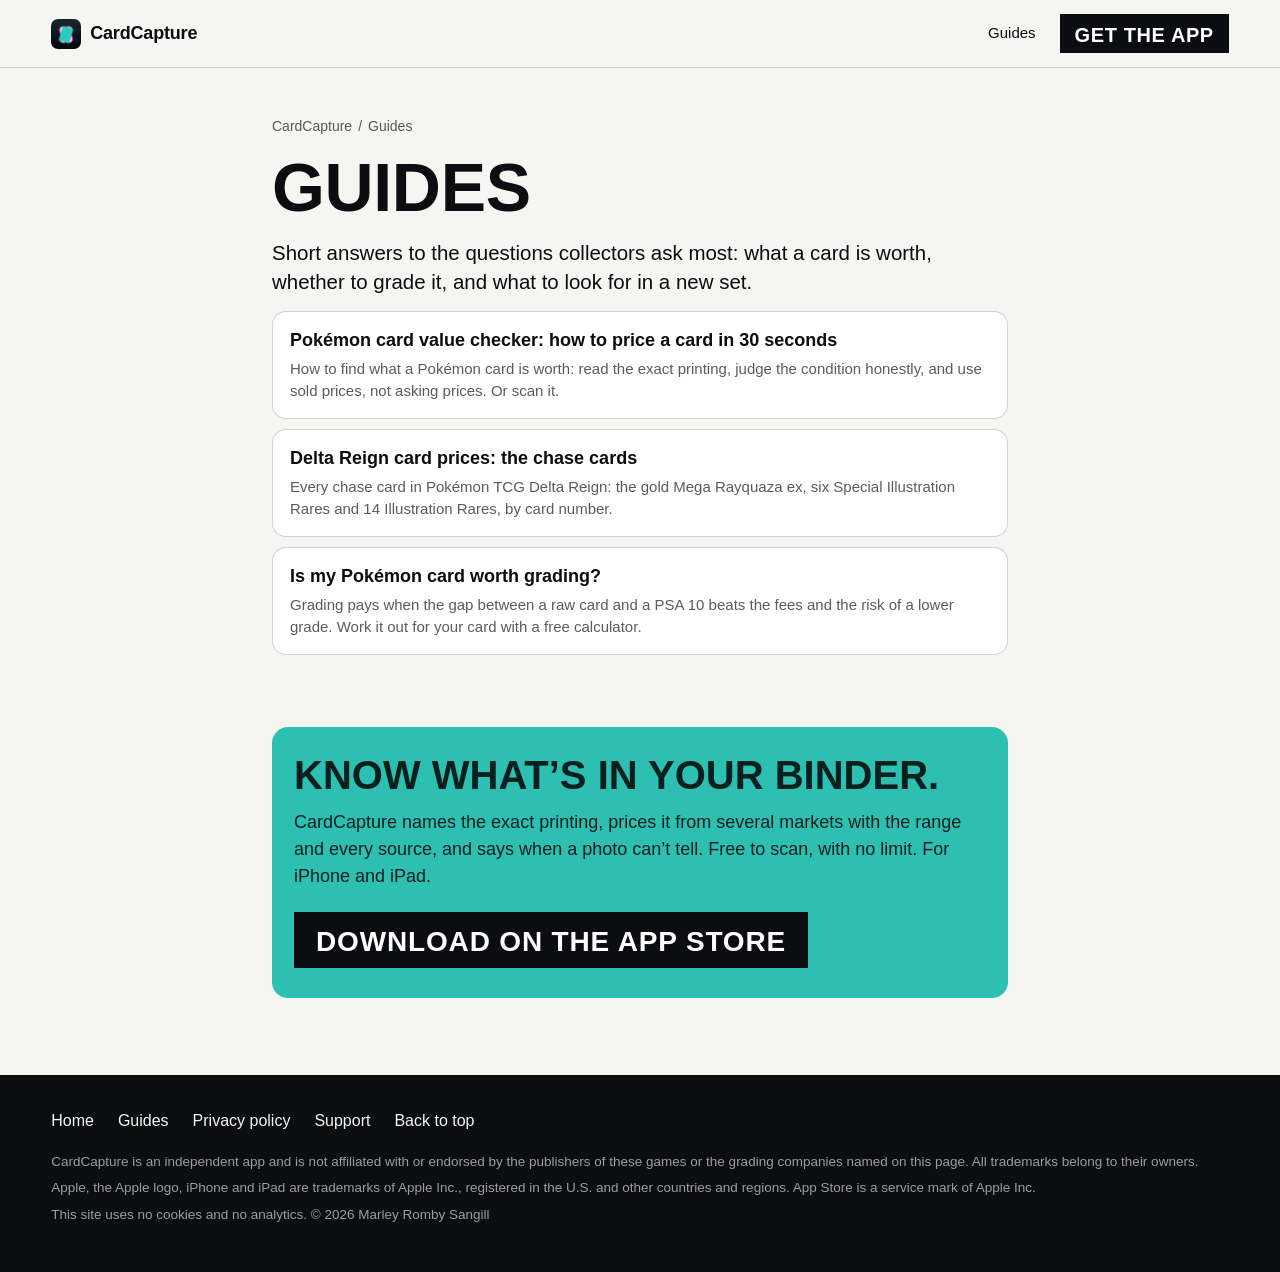
<file: guides/index.html>
<!doctype html>
<html lang="en">
<head>
  <meta charset="utf-8">
  <meta name="viewport" content="width=device-width, initial-scale=1, viewport-fit=cover">
  <title>Pokémon card guides: value, grading and new sets | CardCapture</title>
  <meta name="description" content="Short, practical guides for collectors: how to price a Pokémon card, whether a card is worth grading, and the chase cards in the newest set.">
  <meta name="theme-color" content="#2EBFB3">
  <link rel="canonical" href="https://cardcaptureapp.site/guides/">
  <meta property="og:type" content="website">
  <meta property="og:site_name" content="CardCapture">
  <meta property="og:title" content="Guides">
  <meta property="og:description" content="Short, practical guides for collectors: how to price a Pokémon card, whether a card is worth grading, and the chase cards in the newest set.">
  <meta property="og:url" content="https://cardcaptureapp.site/guides/">
  <meta property="og:image" content="https://cardcaptureapp.site/assets/og-en.jpg">
  <meta property="og:image:width" content="1200">
  <meta property="og:image:height" content="630">
  <meta property="og:image:alt" content="CardCapture&#x27;s three cards in teal, white and pink, floating beside a phone showing the app.">
  <meta property="og:locale" content="en_US">
  <meta name="twitter:card" content="summary_large_image">
  <meta name="apple-itunes-app" content="app-id=6819230257">
  <link rel="icon" href="../assets/icon-64.png" type="image/png">
  <link rel="apple-touch-icon" href="../assets/icon-180.png">
  <link rel="stylesheet" href="../assets/site.css">
  <link rel="stylesheet" href="../assets/guide.css">
  <script type="application/ld+json">[{"@context": "https://schema.org", "@type": "BreadcrumbList", "itemListElement": [{"@type": "ListItem", "position": 1, "name": "CardCapture", "item": "https://cardcaptureapp.site/"}, {"@type": "ListItem", "position": 2, "name": "Guides", "item": "https://cardcaptureapp.site/guides/"}]}]</script>
</head>
<body class="guide" data-bg="paper">
  <a class="skip" href="#main">Skip to content</a>

  <header class="bar" id="top">
    <a class="brand" href="../" aria-label="CardCapture home"><img src="../assets/icon-64.png" alt="" width="30" height="30"><span>CardCapture</span></a>
    <a class="lang" href="../guides/">Guides</a>
    <a class="get" href="https://apps.apple.com/app/id6819230257">Get the app</a>
  </header>

  <main id="main" class="article">
    <nav class="crumbs" aria-label="Breadcrumb"><a href="../">CardCapture</a><span aria-hidden="true">/</span><span aria-current="page">Guides</span></nav>
    <h1>Guides</h1>
    <p class="lede">Short answers to the questions collectors ask most: what a card is worth, whether to grade it, and what to look for in a new set.</p>
    <p class="meta"></p>
    <section class="related" aria-label="Guides"><ul><li><a href="pokemon-card-value-checker/"><strong>Pokémon card value checker: how to price a card in 30 seconds</strong><span>How to find what a Pokémon card is worth: read the exact printing, judge the condition honestly, and use sold prices, not asking prices. Or scan it.</span></a></li><li><a href="delta-reign-chase-cards/"><strong>Delta Reign card prices: the chase cards</strong><span>Every chase card in Pokémon TCG Delta Reign: the gold Mega Rayquaza ex, six Special Illustration Rares and 14 Illustration Rares, by card number.</span></a></li><li><a href="is-my-pokemon-card-worth-grading/"><strong>Is my Pokémon card worth grading?</strong><span>Grading pays when the gap between a raw card and a PSA 10 beats the fees and the risk of a lower grade. Work it out for your card with a free calculator.</span></a></li></ul></section>
    
    
    <section class="closing" aria-labelledby="closing-title">
      <h2 id="closing-title">Know what’s in your binder.</h2>
      <p>CardCapture names the exact printing, prices it from several markets with the range and every source, and says when a photo can’t tell. Free to scan, with no limit. For iPhone and iPad.</p>
      <div class="cta-row"><a class="store" href="https://apps.apple.com/app/id6819230257"><span>Download on the App Store</span></a></div>
    </section>
  </main>

  <footer class="foot">
    <nav aria-label="CardCapture">
      <a href="../">Home</a>
      <a href="../guides/">Guides</a>
      <a href="../privacy/">Privacy policy</a>
      <a href="../support/">Support</a>
      <a href="#top">Back to top</a>
    </nav>
    <p>CardCapture is an independent app and is not affiliated with or endorsed by the publishers of these games or the grading companies named on this page. All trademarks belong to their owners.</p>
    <p>Apple, the Apple logo, iPhone and iPad are trademarks of Apple Inc., registered in the U.S. and other countries and regions. App Store is a service mark of Apple Inc.</p>
    <p>This site uses no cookies and no analytics. © 2026 Marley Romby Sangill</p>
  </footer>
</body>
</html>
</file>
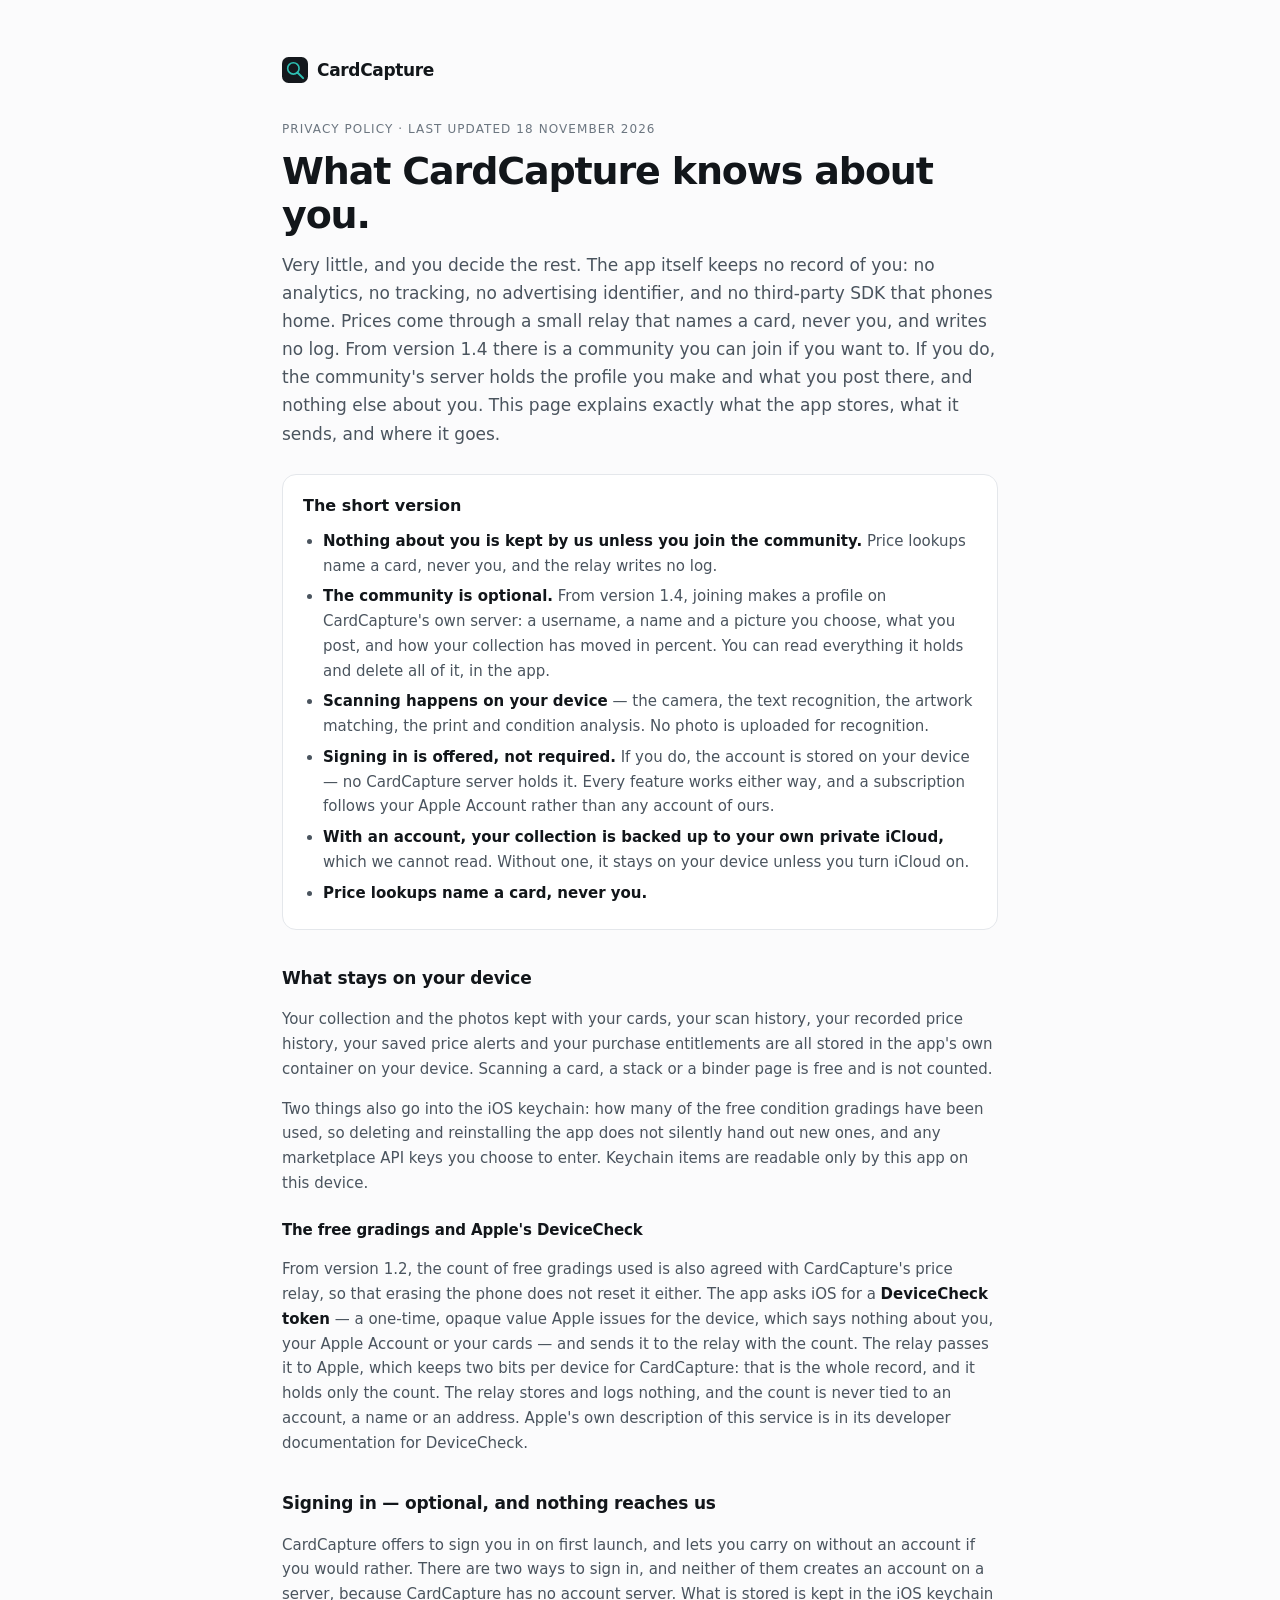
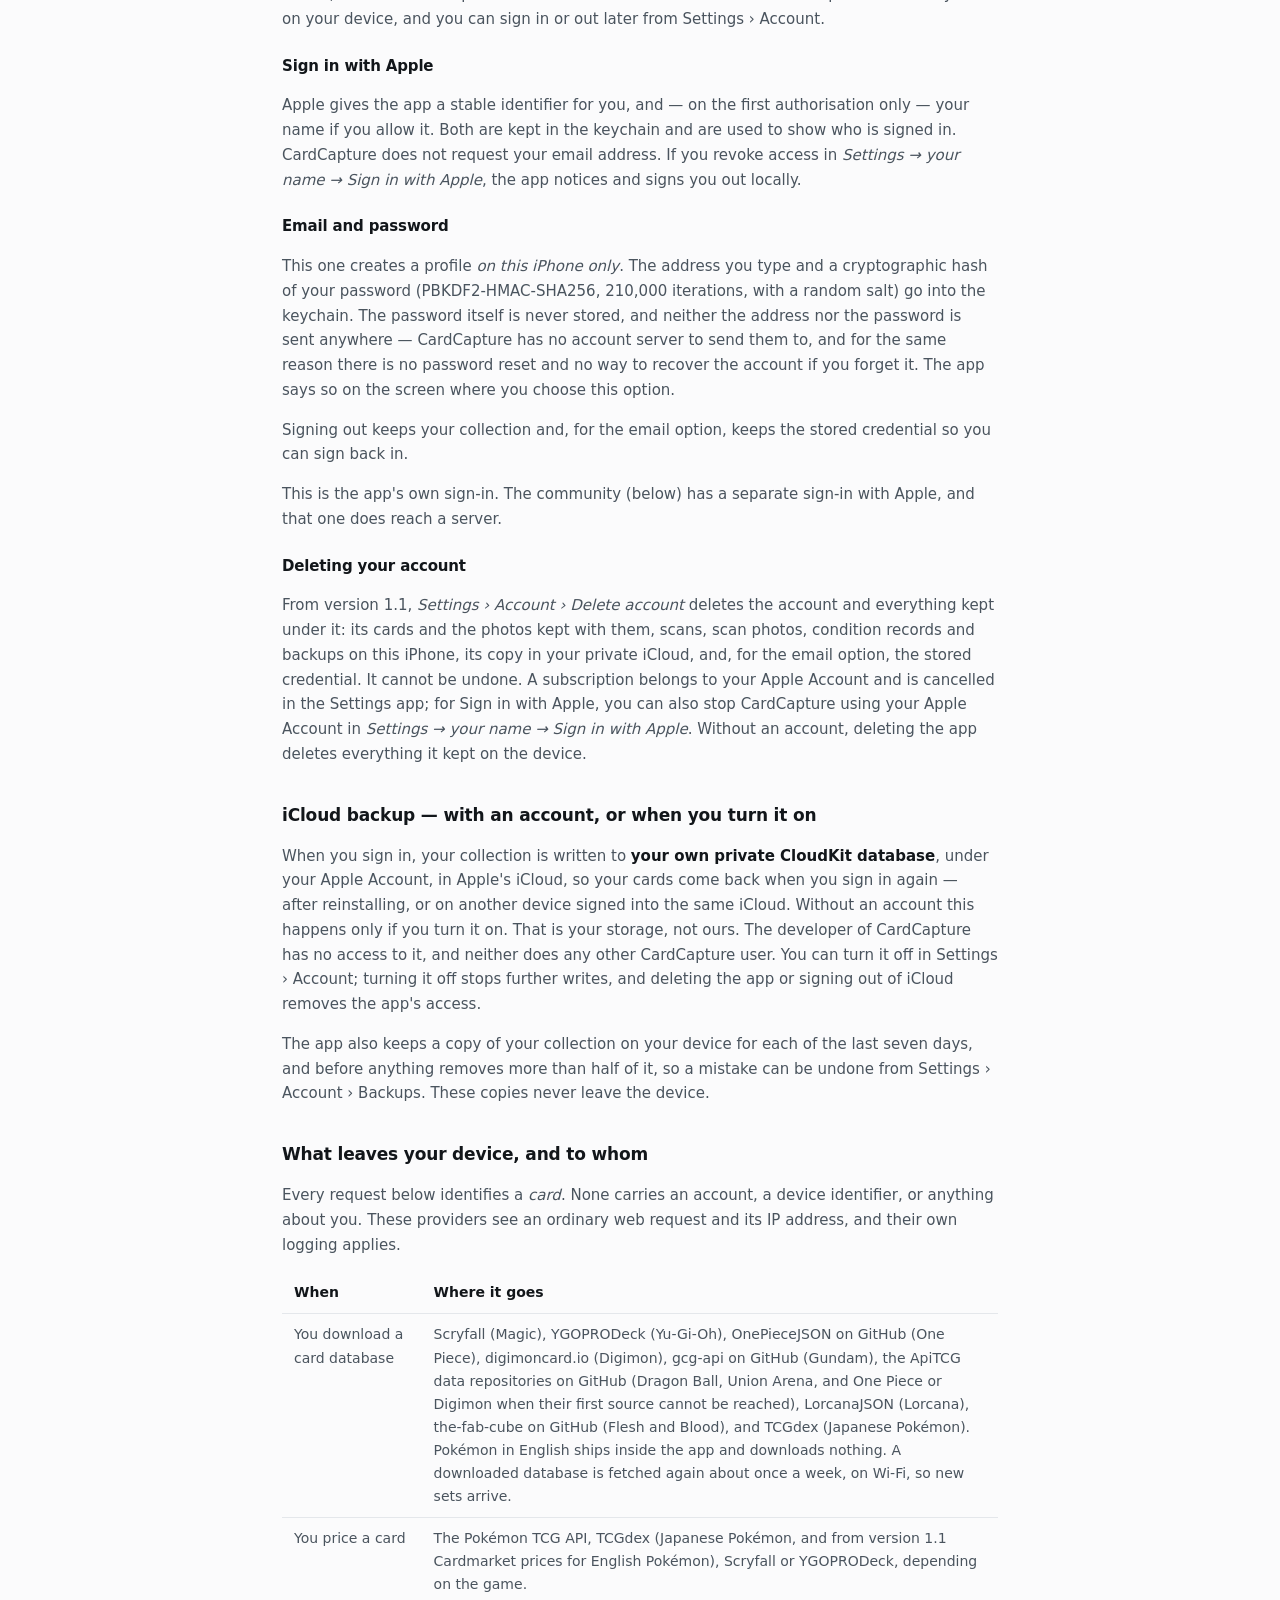
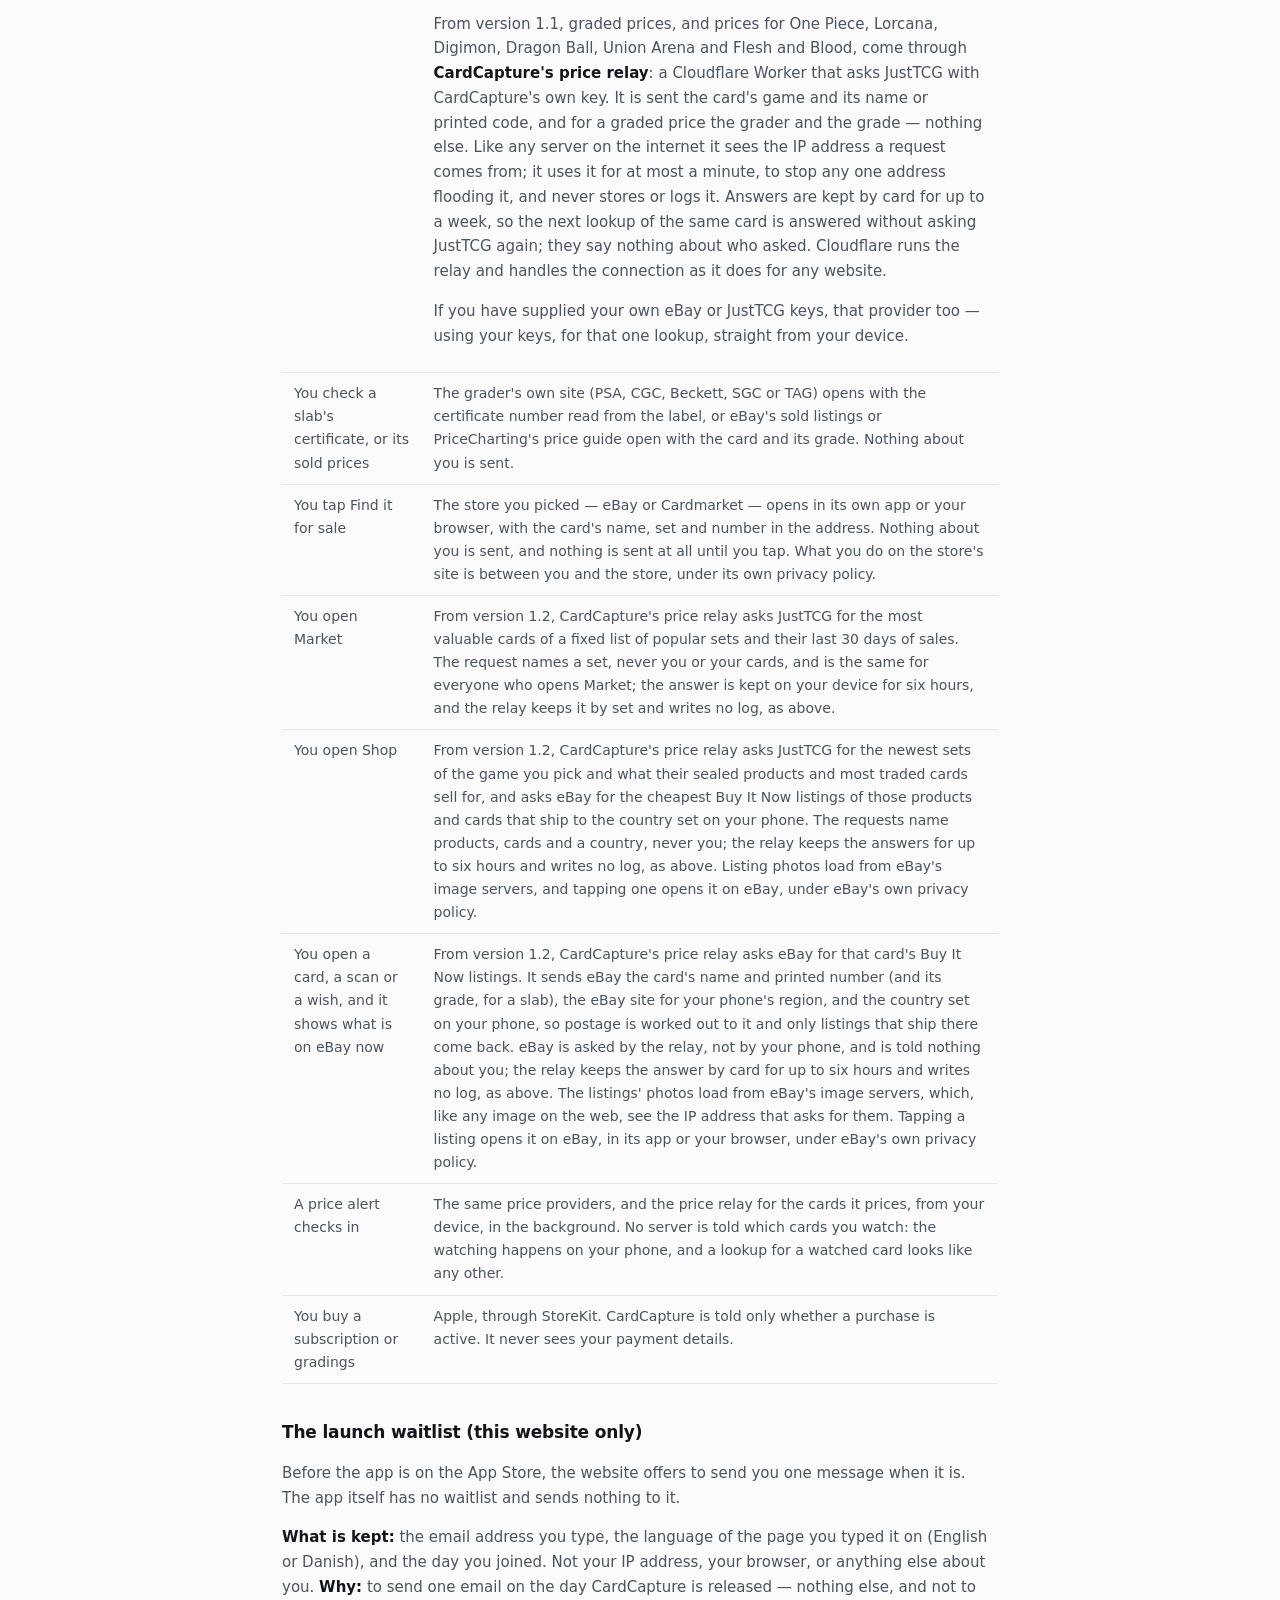
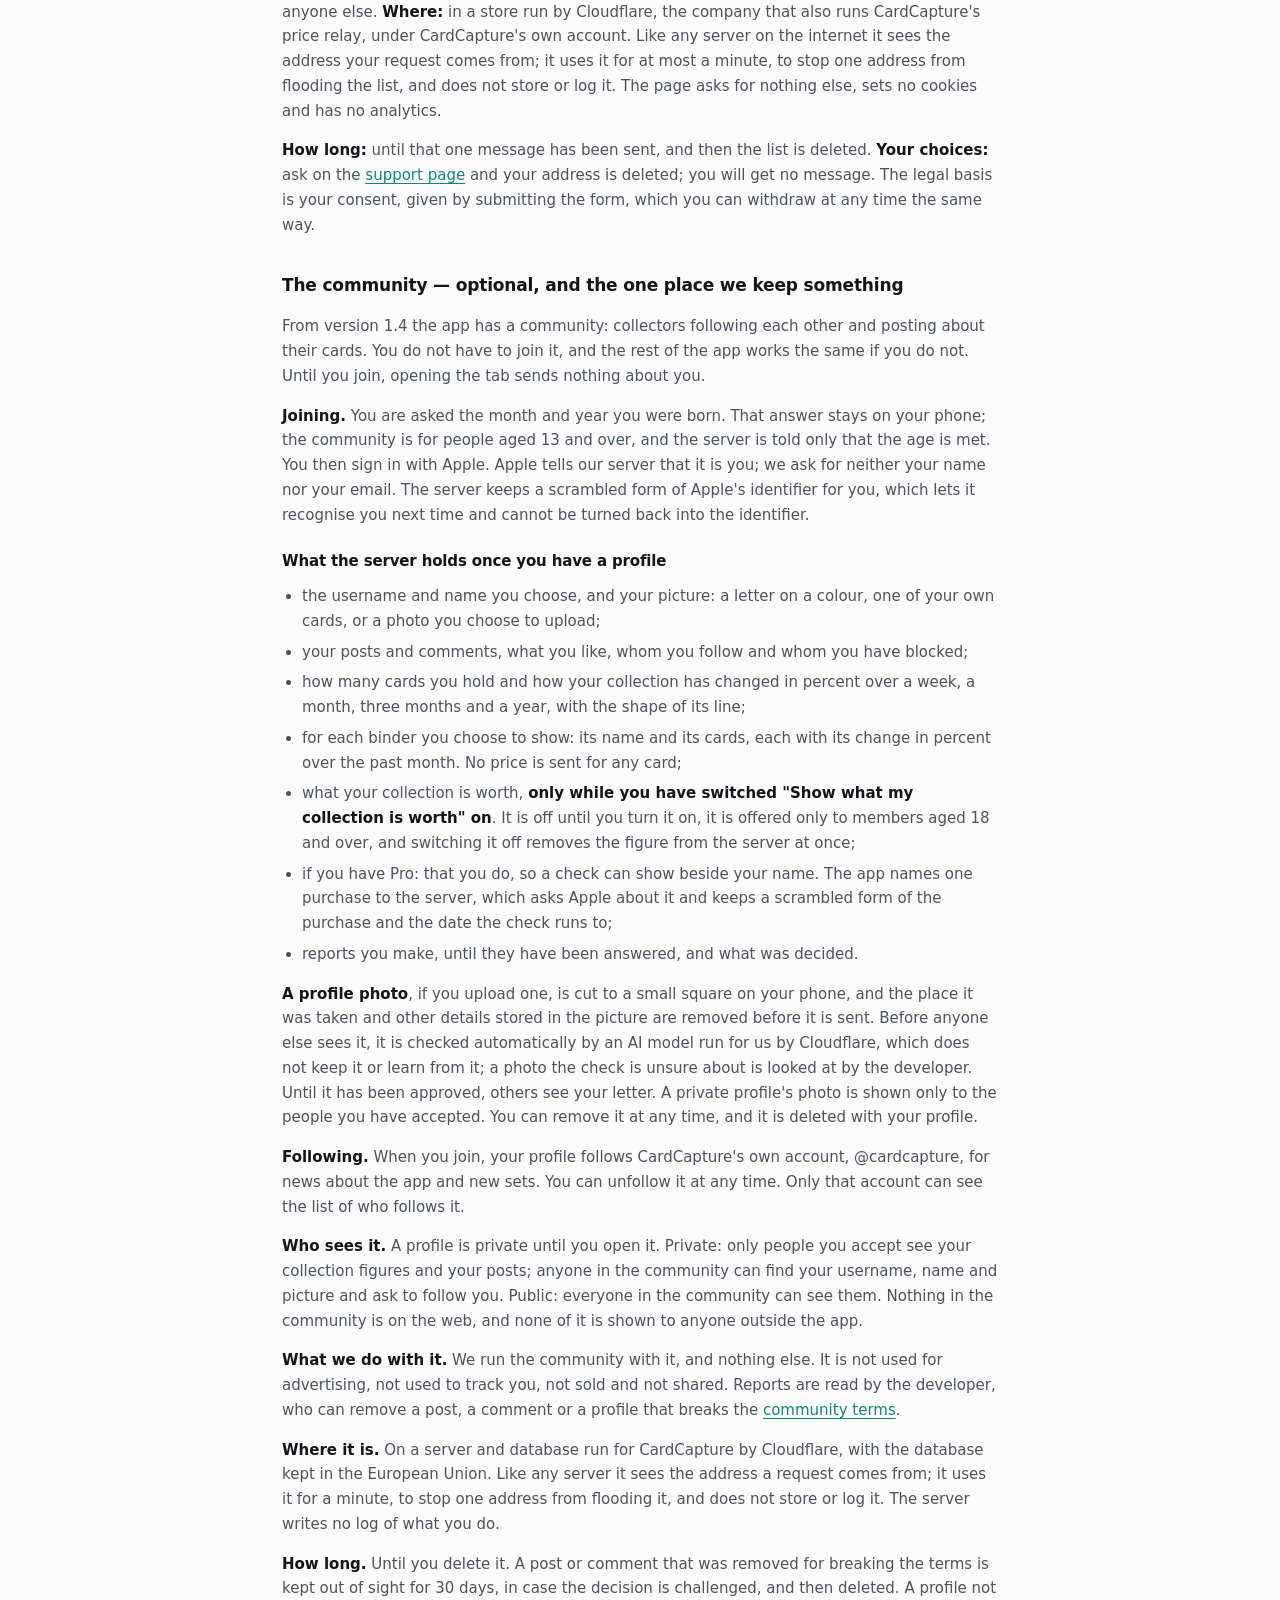
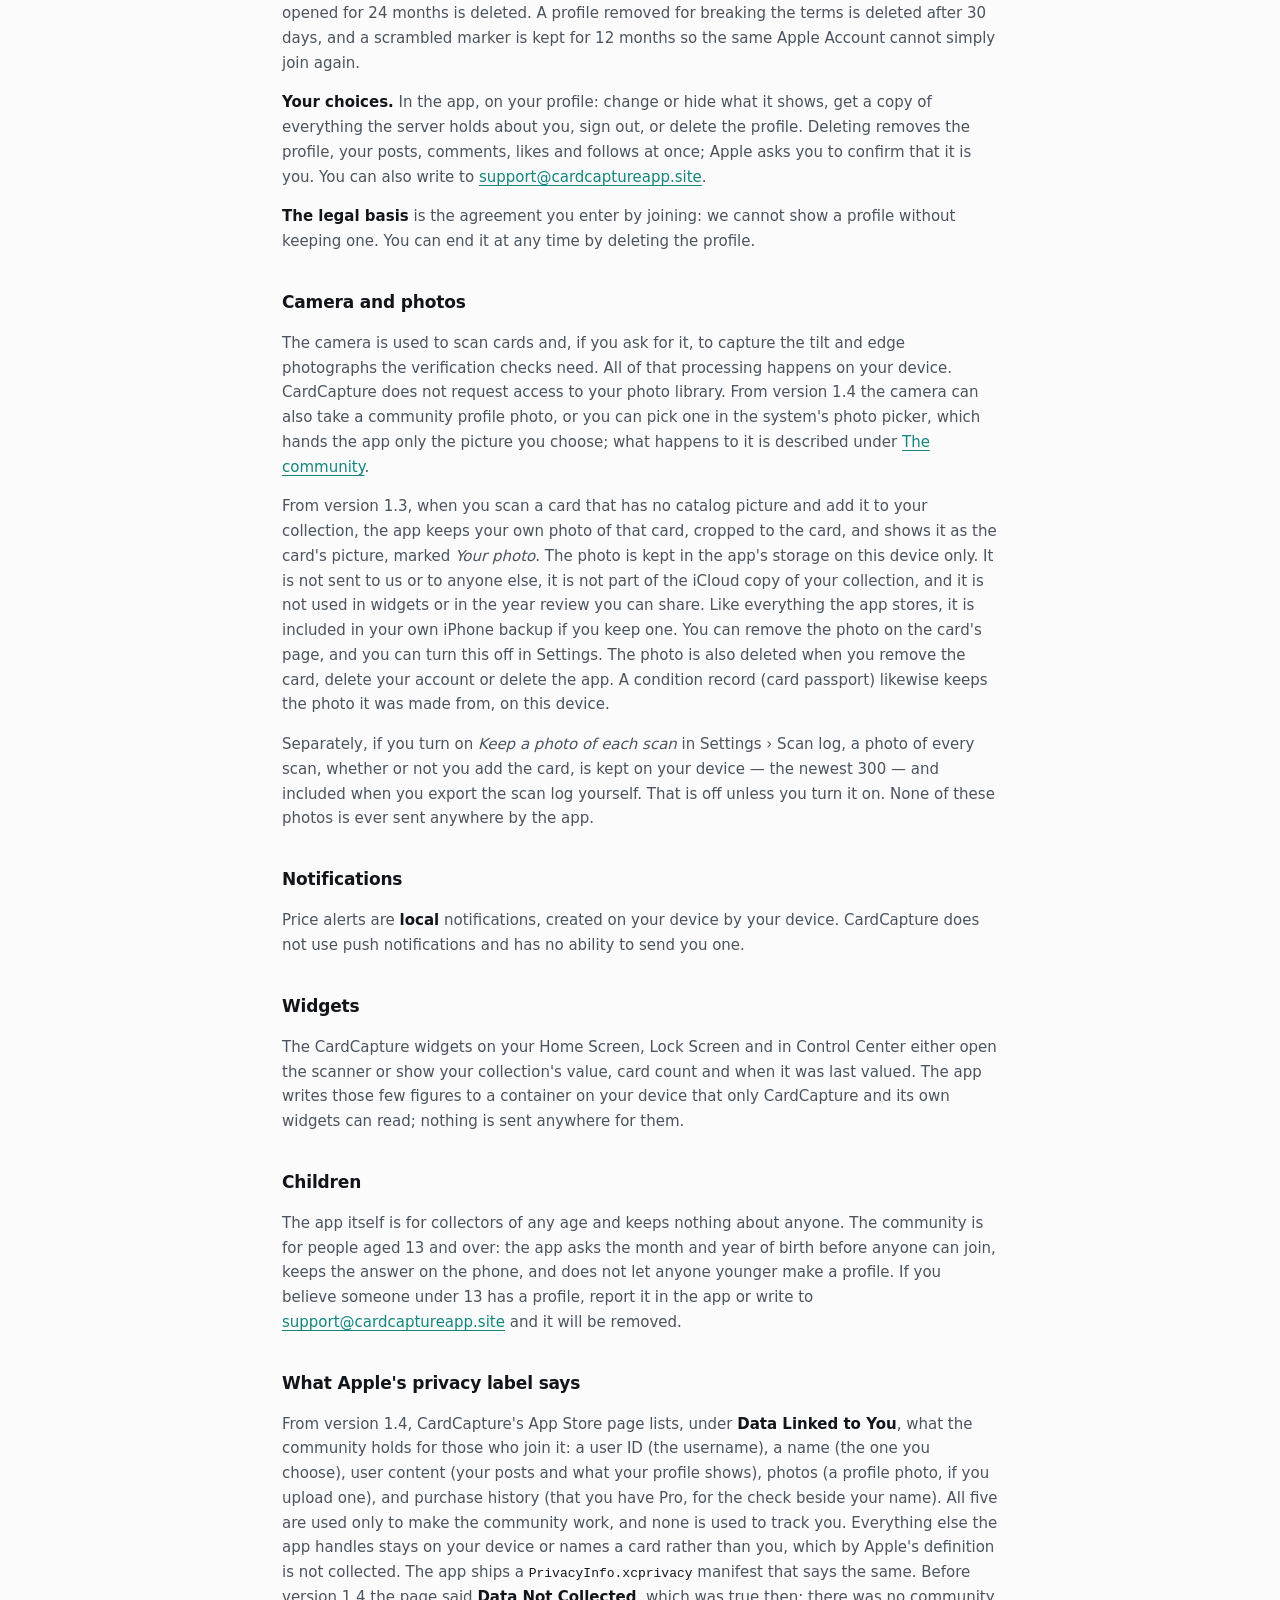
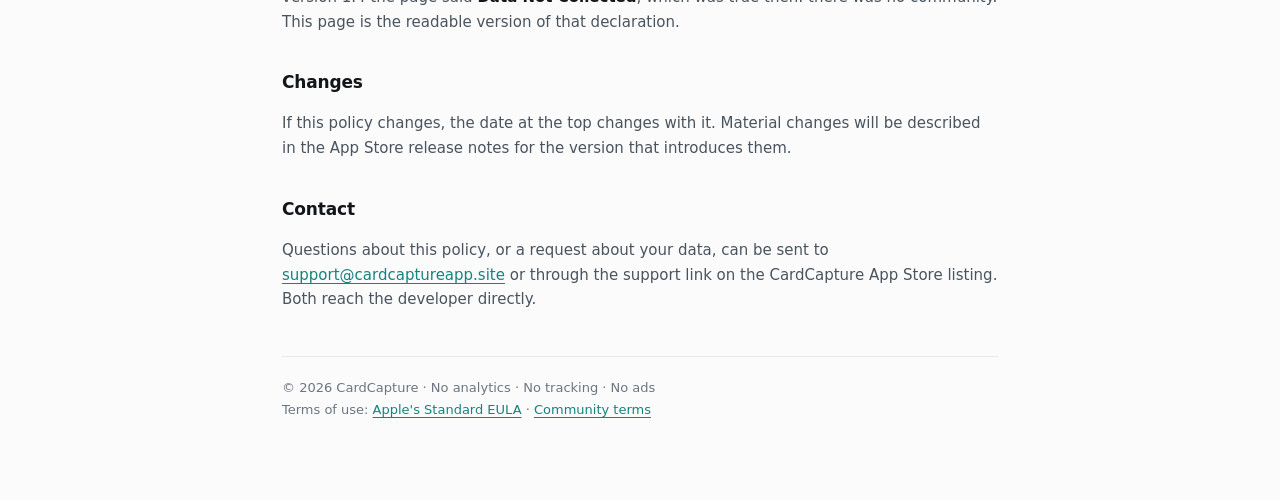
<file: privacy/index.html>
<!DOCTYPE html>
<html lang="en">
<head>
<meta charset="utf-8" />
<meta name="viewport" content="width=device-width, initial-scale=1" />
<title>Privacy Policy — CardCapture</title>
<meta name="description" content="CardCapture privacy policy: no analytics, no tracking, no ads. Nothing about you is kept on a server unless you join the optional community." />
<meta name="theme-color" content="#0b0d10" />
<link rel="icon" href="data:image/svg+xml,<svg xmlns='http://www.w3.org/2000/svg' viewBox='0 0 32 32'><rect width='32' height='32' rx='8' fill='%230b0d10'/><circle cx='14' cy='14' r='7' fill='none' stroke='%232ebfb3' stroke-width='2'/><path d='M19 19 L26 26' stroke='%232ebfb3' stroke-width='2.5' stroke-linecap='round'/></svg>" />
<style>
  :root{
    --bg:#0b0d10; --surface:#14181d; --hairline:#232a32;
    --text:#f2f5f8; --text-sec:#a8b3be; --text-ter:#7d8791; --accent:#2ebfb3;
  }
  *{box-sizing:border-box}
  body{
    margin:0; background:var(--bg); color:var(--text-sec);
    font:16px/1.65 -apple-system, BlinkMacSystemFont, "Segoe UI", system-ui, sans-serif;
    -webkit-font-smoothing:antialiased;
  }
  .wrap{max-width:760px; margin:0 auto; padding:56px 22px 80px}
  .brand{display:inline-flex; align-items:center; gap:9px; text-decoration:none; margin-bottom:36px}
  .brand svg{display:block}
  .brand span{color:var(--text); font-weight:700; letter-spacing:-.02em; font-size:17px}
  .kicker{color:var(--text-ter); font-size:12px; letter-spacing:.09em; text-transform:uppercase; margin:0 0 10px}
  h1{color:var(--text); font-size:clamp(28px,5vw,38px); line-height:1.15; letter-spacing:-.03em; margin:0 0 14px}
  .lead{font-size:17px; margin:0 0 26px}
  h2{color:var(--text); font-size:17px; letter-spacing:-.01em; margin:34px 0 10px}
  h3{color:var(--text); font-size:15px; letter-spacing:-.01em; margin:22px 0 6px}
  p,li{font-size:15px}
  ul{padding-left:20px; margin:10px 0}
  li{margin:6px 0}
  strong{color:var(--text); font-weight:600}
  a{color:var(--accent); text-underline-offset:3px}
  .card{background:var(--surface); border:1px solid var(--hairline); border-radius:14px; padding:18px 20px; margin:22px 0}
  .card ul{margin:10px 0 0}
  table{width:100%; border-collapse:collapse; margin:14px 0; font-size:14px; display:block; overflow-x:auto}
  th,td{text-align:left; padding:9px 12px; border-bottom:1px solid var(--hairline); vertical-align:top}
  th{color:var(--text); font-weight:600; white-space:nowrap}
  code{font-family:ui-monospace,SFMono-Regular,Menlo,monospace; font-size:13px; color:var(--text)}
  footer{border-top:1px solid var(--hairline); margin-top:44px; padding-top:20px; font-size:13px; color:var(--text-ter)}
  @media (prefers-color-scheme: light){
    :root{--bg:#fbfbfc; --surface:#fff; --hairline:#e4e7eb; --text:#12161a; --text-sec:#4a545e; --text-ter:#6c7680; --accent:#12857c}
  }
</style>
</head>
<body>
<div class="wrap">

  <a class="brand" href="../">
    <svg width="26" height="26" viewBox="0 0 32 32" aria-hidden="true">
      <rect width="32" height="32" rx="8" fill="#14181d"/>
      <circle cx="14" cy="14" r="7" fill="none" stroke="#2ebfb3" stroke-width="2"/>
      <path d="M19 19 L26 26" stroke="#2ebfb3" stroke-width="2.5" stroke-linecap="round"/>
    </svg>
    <span>CardCapture</span>
  </a>

  <p class="kicker">Privacy Policy · Last updated 18 November 2026</p>
  <h1>What CardCapture knows about you.</h1>
  <p class="lead">Very little, and you decide the rest. The app itself keeps no record of you: no
  analytics, no tracking, no advertising identifier, and no third-party SDK that phones home.
  Prices come through a small relay that names a card, never you, and writes no log. From
  version 1.4 there is a community you can join if you want to. If you do, the community's
  server holds the profile you make and what you post there, and nothing else about you. This
  page explains exactly what the app stores, what it sends, and where it goes.</p>

  <div class="card">
    <strong>The short version</strong>
    <ul>
      <li><strong>Nothing about you is kept by us unless you join the community.</strong> Price lookups name a card, never you, and the relay writes no log.</li>
      <li><strong>The community is optional.</strong> From version 1.4, joining makes a profile on CardCapture's own server: a username, a name and a picture you choose, what you post, and how your collection has moved in percent. You can read everything it holds and delete all of it, in the app.</li>
      <li><strong>Scanning happens on your device</strong> — the camera, the text recognition, the artwork matching, the print and condition analysis. No photo is uploaded for recognition.</li>
      <li><strong>Signing in is offered, not required.</strong> If you do, the account is stored on your device — no CardCapture server holds it. Every feature works either way, and a subscription follows your Apple Account rather than any account of ours.</li>
      <li><strong>With an account, your collection is backed up to your own private iCloud,</strong> which we cannot read. Without one, it stays on your device unless you turn iCloud on.</li>
      <li><strong>Price lookups name a card, never you.</strong></li>
    </ul>
  </div>

  <h2>What stays on your device</h2>
  <p>Your collection and the photos kept with your cards, your scan history, your recorded
  price history, your saved price alerts and your purchase entitlements are all stored in the
  app's own container on your device.
  Scanning a card, a stack or a binder page is free and is not counted.</p>
  <p>Two things also go into the iOS keychain: how many of the free condition gradings have been
  used, so deleting and reinstalling the app does not silently hand out new ones, and any
  marketplace API keys you choose to enter. Keychain items are readable only by this app on this
  device.</p>
  <h3>The free gradings and Apple's DeviceCheck</h3>
  <p>From version 1.2, the count of free gradings used is also agreed with CardCapture's price
  relay, so that erasing the phone does not reset it either. The app asks iOS for a
  <strong>DeviceCheck token</strong> — a one-time, opaque value Apple issues for the device,
  which says nothing about you, your Apple Account or your cards — and sends it to the relay with
  the count. The relay passes it to Apple, which keeps two bits per device for CardCapture: that
  is the whole record, and it holds only the count. The relay stores and logs nothing, and the
  count is never tied to an account, a name or an address. Apple's own description of this
  service is in its developer documentation for DeviceCheck.</p>

  <h2>Signing in — optional, and nothing reaches us</h2>
  <p>CardCapture offers to sign you in on first launch, and lets you carry on without an
  account if you would rather. There are two ways to sign in, and neither of them creates an
  account on a server, because CardCapture has no account server. What is stored is kept in the iOS
  keychain on your device, and you can sign in or out later from Settings &rsaquo; Account.</p>

  <h3>Sign in with Apple</h3>
  <p>Apple gives the app a stable identifier for you, and — on the first authorisation only —
  your name if you allow it. Both are kept in the keychain and are used to show who is signed
  in. CardCapture does not request your email address. If you revoke access in
  <em>Settings → your name → Sign in with Apple</em>, the app notices and signs you out
  locally.</p>

  <h3>Email and password</h3>
  <p>This one creates a profile <em>on this iPhone only</em>. The address you type and a
  cryptographic hash of your password (PBKDF2-HMAC-SHA256, 210,000 iterations, with a random
  salt) go into the keychain. The password itself is never stored, and neither the address nor
  the password is sent anywhere — CardCapture has no account server to send them to, and for the same reason
  there is no password reset and no way to recover the account if you forget it. The app says so
  on the screen where you choose this option.</p>

  <p>Signing out keeps your collection and, for the email option, keeps the stored credential so
  you can sign back in.</p>
  <p>This is the app's own sign-in. The community (below) has a separate sign-in with Apple, and
  that one does reach a server.</p>

  <h3 id="delete-account">Deleting your account</h3>
  <p>From version 1.1, <em>Settings &rsaquo; Account &rsaquo; Delete account</em> deletes the
  account and everything kept under it: its cards and the photos kept with them, scans, scan
  photos, condition records and
  backups on this iPhone, its copy in your private iCloud, and, for the email option, the stored
  credential. It cannot be undone. A subscription belongs to your Apple Account and is cancelled
  in the Settings app; for Sign in with Apple, you can also stop CardCapture using your Apple
  Account in <em>Settings → your name → Sign in with Apple</em>. Without an account, deleting the
  app deletes everything it kept on the device.</p>

  <h2>iCloud backup — with an account, or when you turn it on</h2>
  <p>When you sign in, your collection is written to <strong>your own private CloudKit
  database</strong>, under your Apple Account, in Apple's iCloud, so your cards come back when
  you sign in again — after reinstalling, or on another device signed into the same iCloud.
  Without an account this happens only if you turn it on. That is your storage, not ours. The
  developer of CardCapture has no access to it, and neither does any other CardCapture user. You
  can turn it off in Settings &rsaquo; Account; turning it off stops further writes, and deleting
  the app or signing out of iCloud removes the app's access.</p>
  <p>The app also keeps a copy of your collection on your device for each of the last seven
  days, and before anything removes more than half of it, so a mistake can be undone from
  Settings &rsaquo; Account &rsaquo; Backups. These copies never leave the device.</p>

  <h2>What leaves your device, and to whom</h2>
  <p>Every request below identifies a <em>card</em>. None carries an account, a device
  identifier, or anything about you. These providers see an ordinary web request and its IP
  address, and their own logging applies.</p>

  <table>
    <tr><th>When</th><th>Where it goes</th></tr>
    <tr>
      <td>You download a card database</td>
      <td>Scryfall (Magic), YGOPRODeck (Yu-Gi-Oh), OnePieceJSON on GitHub (One Piece), digimoncard.io
      (Digimon), gcg-api on GitHub (Gundam), the ApiTCG data repositories on GitHub (Dragon Ball, Union Arena, and One Piece or
      Digimon when their first source cannot be reached), LorcanaJSON (Lorcana), the-fab-cube on GitHub (Flesh and Blood),
      and TCGdex (Japanese Pokémon). Pokémon in English ships inside the app and downloads nothing. A downloaded
      database is fetched again about once a week, on Wi-Fi, so new sets arrive.</td>
    </tr>
    <tr>
      <td>You price a card</td>
      <td>The Pokémon TCG API, TCGdex (Japanese Pokémon, and from version 1.1 Cardmarket prices for English
      Pokémon), Scryfall or YGOPRODeck, depending on the game.
      <p>From version 1.1, graded prices, and prices for One Piece, Lorcana, Digimon, Dragon Ball, Union
      Arena and Flesh and Blood, come through <strong>CardCapture's price relay</strong>: a Cloudflare
      Worker that asks JustTCG with CardCapture's own key. It is sent the card's game and its name or
      printed code, and for a graded price the grader and the grade — nothing else. Like any server on
      the internet it sees the IP address a request comes from; it uses it for at most a minute, to stop
      any one address flooding it, and never stores or logs it. Answers are kept by card for up to a
      week, so the next lookup of the same card is answered without asking JustTCG again; they say
      nothing about who asked. Cloudflare runs the relay and handles the connection as it does for any
      website.</p>
      <p>If you have supplied your own eBay or JustTCG keys, that provider too — using your
      keys, for that one lookup, straight from your device.</p></td>
    </tr>
    <tr>
      <td>You check a slab's certificate, or its sold prices</td>
      <td>The grader's own site (PSA, CGC, Beckett, SGC or TAG) opens with the certificate number
      read from the label, or eBay's sold listings or PriceCharting's price guide open with the card
      and its grade. Nothing about you is sent.</td>
    </tr>
    <tr>
      <td>You tap Find it for sale</td>
      <td>The store you picked — eBay or Cardmarket — opens in its own app or
      your browser, with the card's name, set and number in the address. Nothing about you is
      sent, and nothing is sent at all until you tap. What you do on the store's site is between
      you and the store, under its own privacy policy.</td>
    </tr>
    <tr>
      <td>You open Market</td>
      <td>From version 1.2, CardCapture's price relay asks JustTCG for the most valuable cards of a fixed
      list of popular sets and their last 30 days of sales. The request names a set, never you or your
      cards, and is the same for everyone who opens Market; the answer is kept on your device for six
      hours, and the relay keeps it by set and writes no log, as above.</td>
    </tr>
    <tr>
      <td>You open Shop</td>
      <td>From version 1.2, CardCapture's price relay asks JustTCG for the newest sets of the game you
      pick and what their sealed products and most traded cards sell for, and asks eBay for the
      cheapest Buy It Now listings of those products and cards that ship to the country set on your
      phone. The requests name products, cards and a country, never you; the relay keeps the answers
      for up to six hours and writes no log, as above. Listing photos load from eBay's image servers,
      and tapping one opens it on eBay, under eBay's own privacy policy.</td>
    </tr>
    <tr>
      <td>You open a card, a scan or a wish, and it shows what is on eBay now</td>
      <td>From version 1.2, CardCapture's price relay asks eBay for that card's Buy It Now listings. It
      sends eBay the card's name and printed number (and its grade, for a slab), the eBay site for your
      phone's region, and the country set on your phone, so postage is worked out to it and only
      listings that ship there come back. eBay is asked by the relay, not by your phone, and is told
      nothing about you; the relay keeps the answer by card for up to six hours and writes no log, as
      above. The listings' photos load from eBay's image servers, which, like any image on the web,
      see the IP address that asks for them. Tapping a listing opens it on eBay, in its app or your
      browser, under eBay's own privacy policy.</td>
    </tr>
    <tr>
      <td>A price alert checks in</td>
      <td>The same price providers, and the price relay for the cards it prices, from your device, in
      the background. No server is told which cards you watch: the watching happens on your phone, and
      a lookup for a watched card looks like any other.</td>
    </tr>
    <tr>
      <td>You buy a subscription or gradings</td>
      <td>Apple, through StoreKit. CardCapture is told only whether a purchase is active. It
      never sees your payment details.</td>
    </tr>
  </table>

  <h2 id="waitlist">The launch waitlist (this website only)</h2>
  <p>Before the app is on the App Store, the website offers to send you one message when it is.
  The app itself has no waitlist and sends nothing to it.</p>
  <p><strong>What is kept:</strong> the email address you type, the language of the page you typed
  it on (English or Danish), and the day you joined. Not your IP address, your browser, or anything
  else about you. <strong>Why:</strong> to send one email on the day CardCapture is released —
  nothing else, and not to anyone else. <strong>Where:</strong> in a store run by Cloudflare, the
  company that also runs CardCapture's price relay, under CardCapture's own account. Like any
  server on the internet it sees the address your request comes from; it uses it for at most a
  minute, to stop one address from flooding the list, and does not store or log it. The page asks
  for nothing else, sets no cookies and has no analytics.</p>
  <p><strong>How long:</strong> until that one message has been sent, and then the list is deleted.
  <strong>Your choices:</strong> ask on the <a href="../support/">support page</a> and your address
  is deleted; you will get no message. The legal basis is your consent, given by submitting the
  form, which you can withdraw at any time the same way.</p>

  <h2 id="community">The community — optional, and the one place we keep something</h2>
  <p>From version 1.4 the app has a community: collectors following each other and posting about
  their cards. You do not have to join it, and the rest of the app works the same if you do
  not. Until you join, opening the tab sends nothing about you.</p>
  <p><strong>Joining.</strong> You are asked the month and year you were born. That answer stays on
  your phone; the community is for people aged 13 and over, and the server is told only that the
  age is met. You then sign in with Apple. Apple tells our server that it is you; we ask for
  neither your name nor your email. The server keeps a scrambled form of Apple's identifier for
  you, which lets it recognise you next time and cannot be turned back into the identifier.</p>
  <h3>What the server holds once you have a profile</h3>
  <ul>
    <li>the username and name you choose, and your picture: a letter on a colour, one of your own
    cards, or a photo you choose to upload;</li>
    <li>your posts and comments, what you like, whom you follow and whom you have blocked;</li>
    <li>how many cards you hold and how your collection has changed in percent over a week, a
    month, three months and a year, with the shape of its line;</li>
    <li>for each binder you choose to show: its name and its cards, each with its change in
    percent over the past month. No price is sent for any card;</li>
    <li>what your collection is worth, <strong>only while you have switched "Show what my
    collection is worth" on</strong>. It is off until you turn it on, it is offered only to
    members aged 18 and over, and switching it off removes the figure from the server at once;</li>
    <li>if you have Pro: that you do, so a check can show beside your name. The app names one
    purchase to the server, which asks Apple about it and keeps a scrambled form of the purchase
    and the date the check runs to;</li>
    <li>reports you make, until they have been answered, and what was decided.</li>
  </ul>
  <p><strong>A profile photo</strong>, if you upload one, is cut to a small square on your phone, and
  the place it was taken and other details stored in the picture are removed before it is sent.
  Before anyone else sees it, it is checked automatically by an AI model run for us by
  Cloudflare, which does not keep it or learn from it; a photo the check is unsure about is looked
  at by the developer. Until it has been approved, others see your letter. A private profile's
  photo is shown only to the people you have accepted. You can remove it at any time, and it is
  deleted with your profile.</p>
  <p><strong>Following.</strong> When you join, your profile follows CardCapture's own account,
  @cardcapture, for news about the app and new sets. You can unfollow it at any time. Only that
  account can see the list of who follows it.</p>
  <p><strong>Who sees it.</strong> A profile is private until you open it. Private: only people you
  accept see your collection figures and your posts; anyone in the community can find your
  username, name and picture and ask to follow you. Public: everyone in the community can see
  them. Nothing in the community is on the web, and none of it is shown to anyone outside the
  app.</p>
  <p><strong>What we do with it.</strong> We run the community with it, and nothing else. It is not
  used for advertising, not used to track you, not sold and not shared. Reports are read by the
  developer, who can remove a post, a comment or a profile that breaks the
  <a href="../community/">community terms</a>.</p>
  <p><strong>Where it is.</strong> On a server and database run for CardCapture by Cloudflare, with
  the database kept in the European Union. Like any server it sees the address a request comes
  from; it uses it for a minute, to stop one address from flooding it, and does not store or log
  it. The server writes no log of what you do.</p>
  <p><strong>How long.</strong> Until you delete it. A post or comment that was removed for breaking
  the terms is kept out of sight for 30 days, in case the decision is challenged, and then
  deleted. A profile not opened for 24 months is deleted. A profile removed for breaking the terms
  is deleted after 30 days, and a scrambled marker is kept for 12 months so the same Apple Account
  cannot simply join again.</p>
  <p><strong>Your choices.</strong> In the app, on your profile: change or hide what it shows, get a
  copy of everything the server holds about you, sign out, or delete the profile. Deleting removes
  the profile, your posts, comments, likes and follows at once; Apple asks you to confirm that it
  is you. You can also write to
  <a href="mailto:support@cardcaptureapp.site">support@cardcaptureapp.site</a>.</p>
  <p><strong>The legal basis</strong> is the agreement you enter by joining: we cannot show a profile
  without keeping one. You can end it at any time by deleting the profile.</p>

  <h2>Camera and photos</h2>
  <p>The camera is used to scan cards and, if you ask for it, to capture the tilt and edge
  photographs the verification checks need. All of that processing happens on your device.
  CardCapture does not request access to your photo library. From version 1.4 the camera can
  also take a community profile photo, or you can pick one in the system's photo picker, which
  hands the app only the picture you choose; what happens to it is described under
  <a href="#community">The community</a>.</p>
  <p>From version 1.3, when you scan a card that has no catalog picture and add it to your
  collection, the app keeps your own photo of that card, cropped to the card, and shows it as
  the card's picture, marked <em>Your photo</em>. The photo is kept in the app's storage on this
  device only. It is not sent to us or to anyone else, it is not part of the iCloud copy of your
  collection, and it is not used in widgets or in the year review you can share. Like everything
  the app stores, it is included in your own iPhone backup if you keep one. You can remove the
  photo on the card's page, and you can turn this off in Settings. The photo is also deleted
  when you remove the card, delete your account or delete the app. A condition record (card
  passport) likewise keeps the photo it was made from, on this device.</p>
  <p>Separately, if you turn on <em>Keep a photo of each scan</em> in Settings &rsaquo; Scan log,
  a photo of every scan, whether or not you add the card, is kept on your device — the newest
  300 — and included when you export the scan log yourself. That is off unless you turn it on.
  None of these photos is ever sent anywhere by the app.</p>

  <h2>Notifications</h2>
  <p>Price alerts are <strong>local</strong> notifications, created on your device by your
  device. CardCapture does not use push notifications and has no ability to send you one.</p>

  <h2>Widgets</h2>
  <p>The CardCapture widgets on your Home Screen, Lock Screen and in Control Center either open
  the scanner or show your collection's value, card count and when it was last valued. The app
  writes those few figures to a container on your device that only CardCapture and its own
  widgets can read; nothing is sent anywhere for them.</p>

  <h2>Children</h2>
  <p>The app itself is for collectors of any age and keeps nothing about anyone. The community
  is for people aged 13 and over: the app asks the month and year of birth before anyone can
  join, keeps the answer on the phone, and does not let anyone younger make a profile. If you
  believe someone under 13 has a profile, report it in the app or write to
  <a href="mailto:support@cardcaptureapp.site">support@cardcaptureapp.site</a> and it will be
  removed.</p>

  <h2>What Apple's privacy label says</h2>
  <p>From version 1.4, CardCapture's App Store page lists, under <strong>Data Linked to
  You</strong>, what the community holds for those who join it: a user ID (the username), a name
  (the one you choose), user content (your posts and what your profile shows), photos (a profile
  photo, if you upload one), and purchase history (that you have Pro, for the check beside your
  name). All five are used only to make the community work, and none is used to track you.
  Everything else the app handles stays on your device or names a card rather than you, which by
  Apple's definition is not collected. The app ships a <code>PrivacyInfo.xcprivacy</code> manifest
  that says the same. Before version 1.4 the page said <strong>Data Not Collected</strong>, which
  was true then: there was no community. This page is the readable version of that
  declaration.</p>

  <h2>Changes</h2>
  <p>If this policy changes, the date at the top changes with it. Material changes will be
  described in the App Store release notes for the version that introduces them.</p>

  <h2>Contact</h2>
  <p>Questions about this policy, or a request about your data, can be sent to
  <a href="mailto:support@cardcaptureapp.site">support@cardcaptureapp.site</a> or through the
  support link on the CardCapture App Store listing. Both reach the developer directly.</p>

  <footer>
    © 2026 CardCapture · No analytics · No tracking · No ads<br>
    Terms of use: <a href="https://www.apple.com/legal/internet-services/itunes/dev/stdeula/">Apple's Standard EULA</a> ·
    <a href="../community/">Community terms</a>
  </footer>

</div>
</body>
</html>
</file>
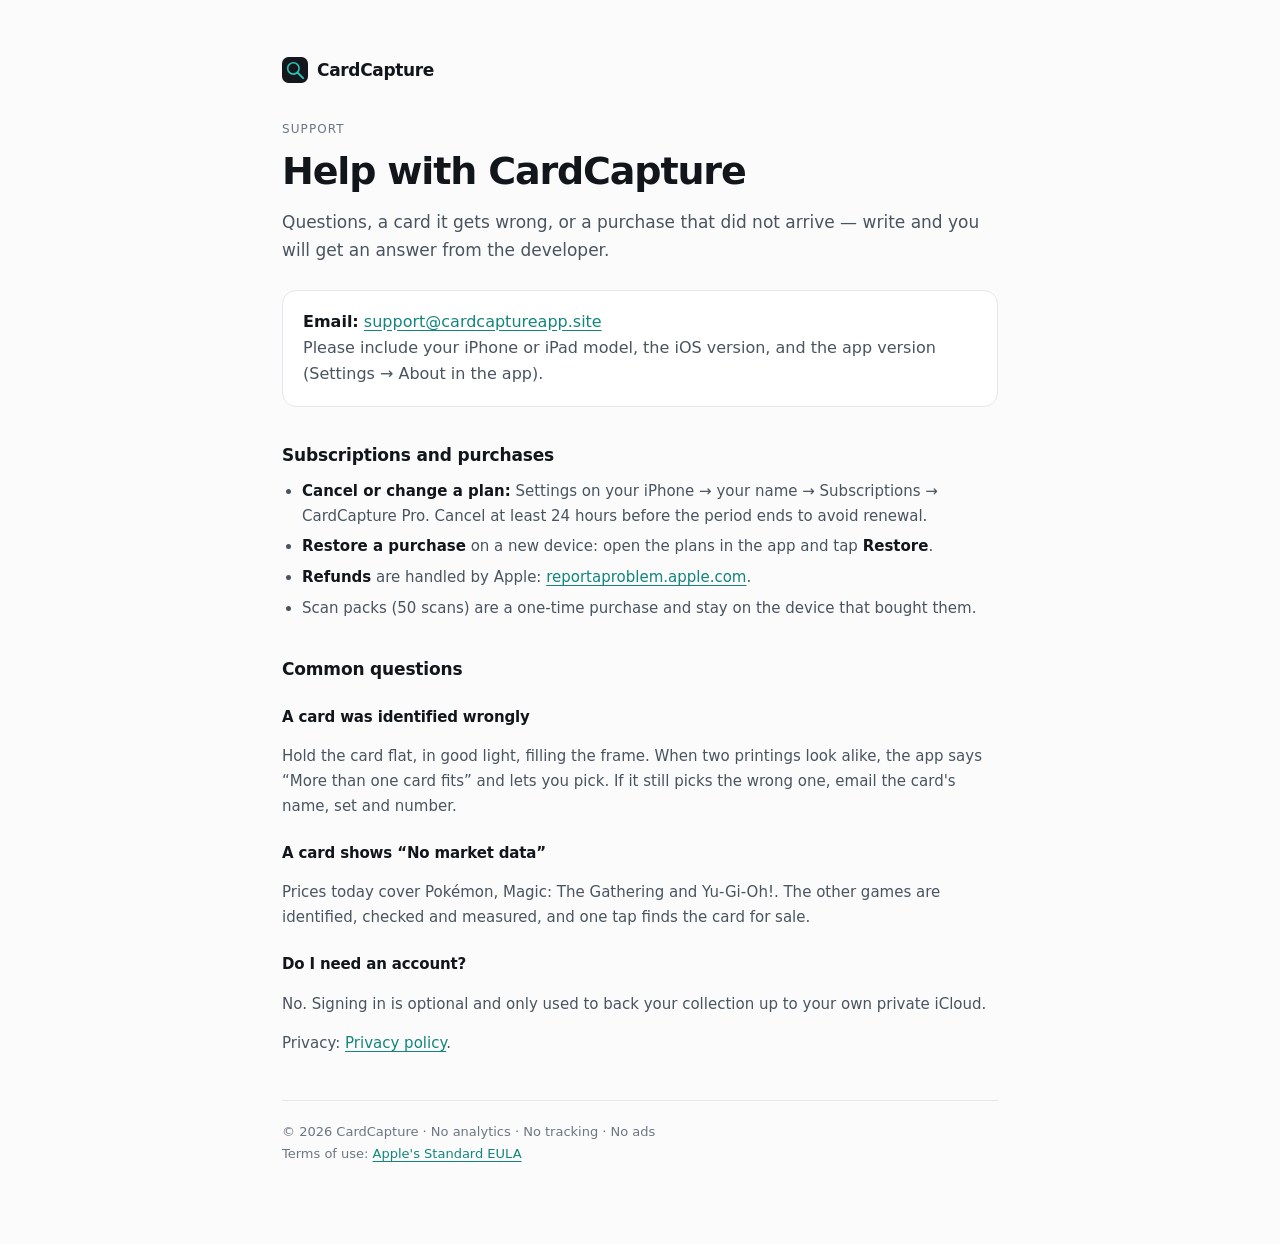
<file: support/index.html>
<!DOCTYPE html>
<html lang="en">
<head>
<meta charset="utf-8" />
<meta name="viewport" content="width=device-width, initial-scale=1" />
<title>Support — CardCapture</title>
<meta name="description" content="Help with CardCapture: contact, subscriptions, restoring purchases and common questions." />
<meta name="theme-color" content="#0b0d10" />
<link rel="icon" href="data:image/svg+xml,<svg xmlns='http://www.w3.org/2000/svg' viewBox='0 0 32 32'><rect width='32' height='32' rx='8' fill='%230b0d10'/><circle cx='14' cy='14' r='7' fill='none' stroke='%232ebfb3' stroke-width='2'/><path d='M19 19 L26 26' stroke='%232ebfb3' stroke-width='2.5' stroke-linecap='round'/></svg>" />
<style>
  :root{
    --bg:#0b0d10; --surface:#14181d; --hairline:#232a32;
    --text:#f2f5f8; --text-sec:#a8b3be; --text-ter:#7d8791; --accent:#2ebfb3;
  }
  *{box-sizing:border-box}
  body{
    margin:0; background:var(--bg); color:var(--text-sec);
    font:16px/1.65 -apple-system, BlinkMacSystemFont, "Segoe UI", system-ui, sans-serif;
    -webkit-font-smoothing:antialiased;
  }
  .wrap{max-width:760px; margin:0 auto; padding:56px 22px 80px}
  .brand{display:inline-flex; align-items:center; gap:9px; text-decoration:none; margin-bottom:36px}
  .brand svg{display:block}
  .brand span{color:var(--text); font-weight:700; letter-spacing:-.02em; font-size:17px}
  .kicker{color:var(--text-ter); font-size:12px; letter-spacing:.09em; text-transform:uppercase; margin:0 0 10px}
  h1{color:var(--text); font-size:clamp(28px,5vw,38px); line-height:1.15; letter-spacing:-.03em; margin:0 0 14px}
  .lead{font-size:17px; margin:0 0 26px}
  h2{color:var(--text); font-size:17px; letter-spacing:-.01em; margin:34px 0 10px}
  h3{color:var(--text); font-size:15px; letter-spacing:-.01em; margin:22px 0 6px}
  p,li{font-size:15px}
  ul{padding-left:20px; margin:10px 0}
  li{margin:6px 0}
  strong{color:var(--text); font-weight:600}
  a{color:var(--accent); text-underline-offset:3px}
  .card{background:var(--surface); border:1px solid var(--hairline); border-radius:14px; padding:18px 20px; margin:22px 0}
  .card ul{margin:10px 0 0}
  table{width:100%; border-collapse:collapse; margin:14px 0; font-size:14px; display:block; overflow-x:auto}
  th,td{text-align:left; padding:9px 12px; border-bottom:1px solid var(--hairline); vertical-align:top}
  th{color:var(--text); font-weight:600; white-space:nowrap}
  code{font-family:ui-monospace,SFMono-Regular,Menlo,monospace; font-size:13px; color:var(--text)}
  footer{border-top:1px solid var(--hairline); margin-top:44px; padding-top:20px; font-size:13px; color:var(--text-ter)}
  @media (prefers-color-scheme: light){
    :root{--bg:#fbfbfc; --surface:#fff; --hairline:#e4e7eb; --text:#12161a; --text-sec:#4a545e; --text-ter:#6c7680; --accent:#12857c}
  }
</style>
</head>
<body>
<div class="wrap">

  <a class="brand" href="../">
    <svg width="26" height="26" viewBox="0 0 32 32" aria-hidden="true">
      <rect width="32" height="32" rx="8" fill="#14181d"/>
      <circle cx="14" cy="14" r="7" fill="none" stroke="#2ebfb3" stroke-width="2"/>
      <path d="M19 19 L26 26" stroke="#2ebfb3" stroke-width="2.5" stroke-linecap="round"/>
    </svg>
    <span>CardCapture</span>
  </a>

  <p class="kicker">Support</p>
  <h1>Help with CardCapture</h1>
  <p class="lead">Questions, a card it gets wrong, or a purchase that did not arrive — write and you will get an answer from the developer.</p>

  <div class="card">
    <strong>Email:</strong> <a href="mailto:support@cardcaptureapp.site?subject=CardCapture%20support">support@cardcaptureapp.site</a><br>
    Please include your iPhone or iPad model, the iOS version, and the app version (Settings → About in the app).
  </div>

  <h2>Subscriptions and purchases</h2>
  <ul>
    <li><strong>Cancel or change a plan:</strong> Settings on your iPhone → your name → Subscriptions → CardCapture Pro. Cancel at least 24 hours before the period ends to avoid renewal.</li>
    <li><strong>Restore a purchase</strong> on a new device: open the plans in the app and tap <strong>Restore</strong>.</li>
    <li><strong>Refunds</strong> are handled by Apple: <a href="https://reportaproblem.apple.com">reportaproblem.apple.com</a>.</li>
    <li>Scan packs (50 scans) are a one-time purchase and stay on the device that bought them.</li>
  </ul>

  <h2>Common questions</h2>
  <h3>A card was identified wrongly</h3>
  <p>Hold the card flat, in good light, filling the frame. When two printings look alike, the app says “More than one card fits” and lets you pick. If it still picks the wrong one, email the card's name, set and number.</p>
  <h3>A card shows “No market data”</h3>
  <p>Prices today cover Pokémon, Magic: The Gathering and Yu-Gi-Oh!. The other games are identified, checked and measured, and one tap finds the card for sale.</p>
  <h3>Do I need an account?</h3>
  <p>No. Signing in is optional and only used to back your collection up to your own private iCloud.</p>

  <p>Privacy: <a href="../privacy/">Privacy policy</a>.</p>

  <footer>
    © 2026 CardCapture · No analytics · No tracking · No ads<br>
    Terms of use: <a href="https://www.apple.com/legal/internet-services/itunes/dev/stdeula/">Apple's Standard EULA</a>
  </footer>

</div>
</body>
</html>
</file>
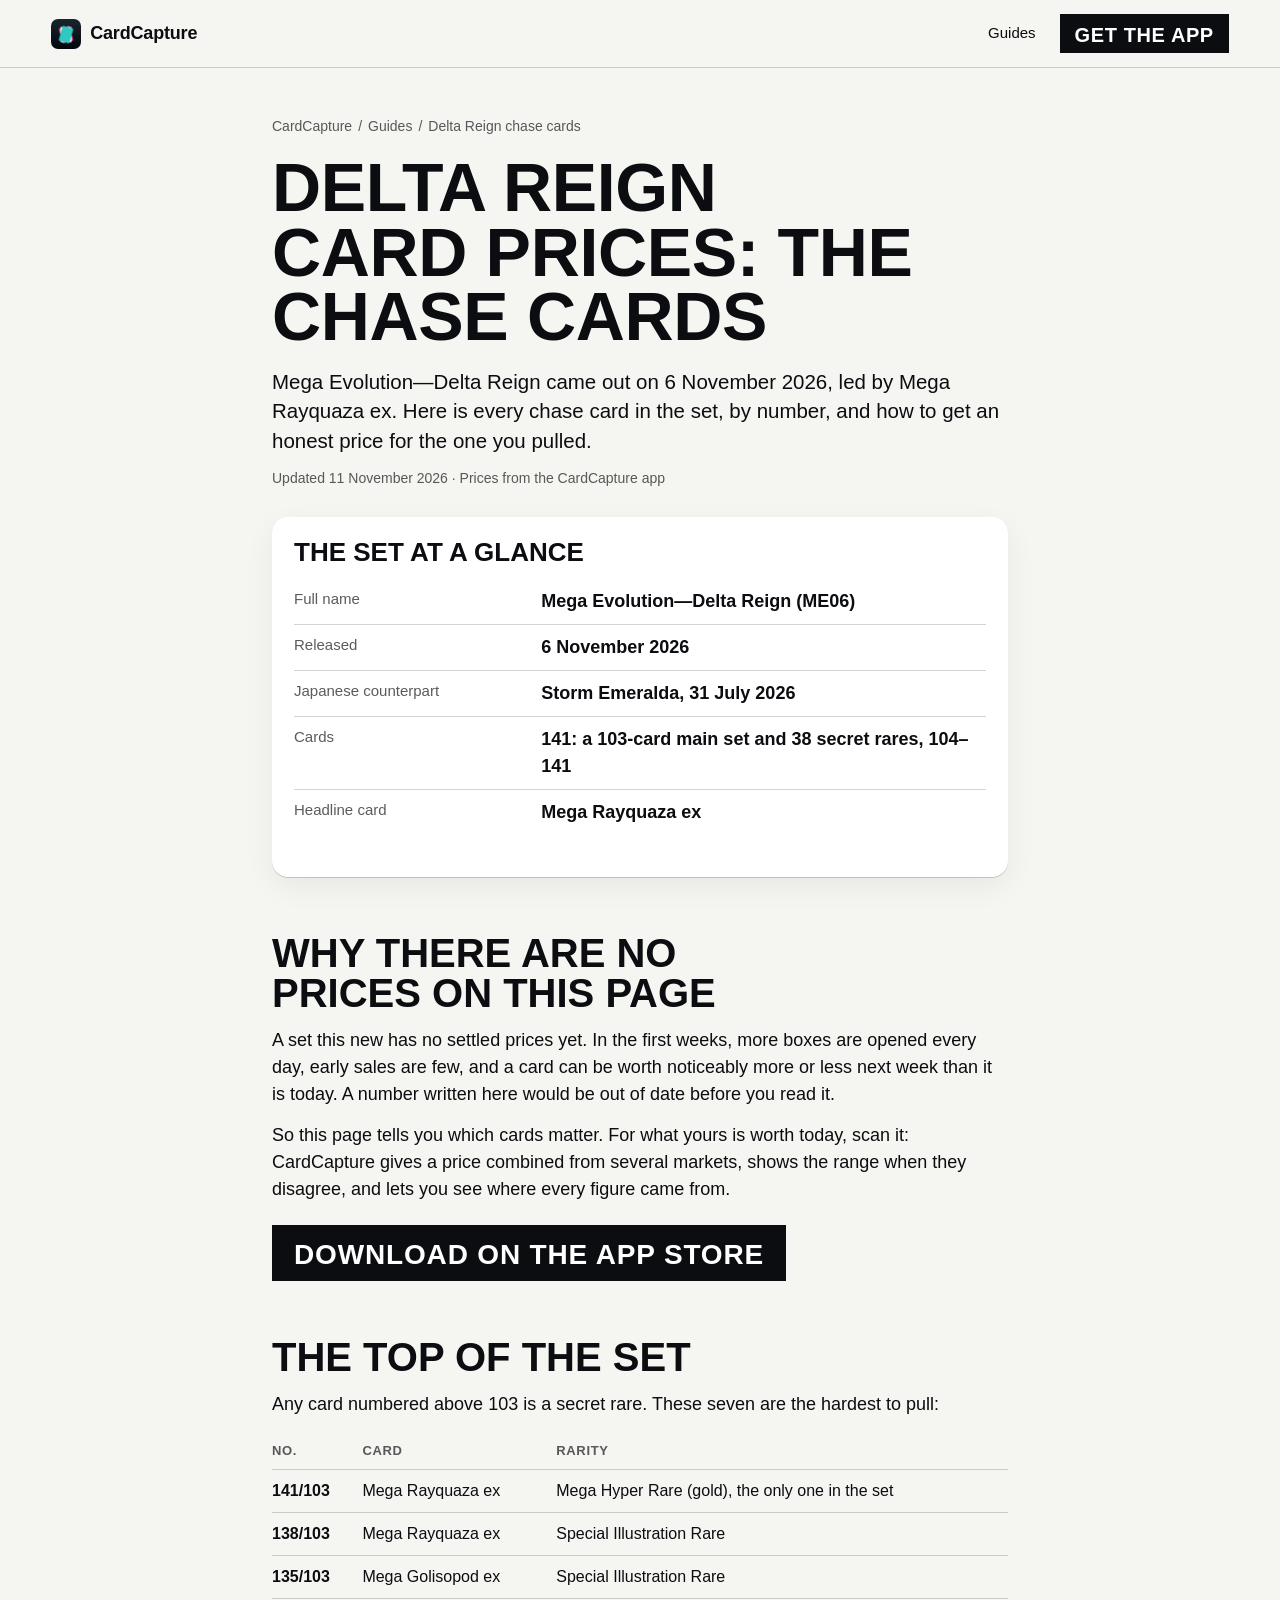
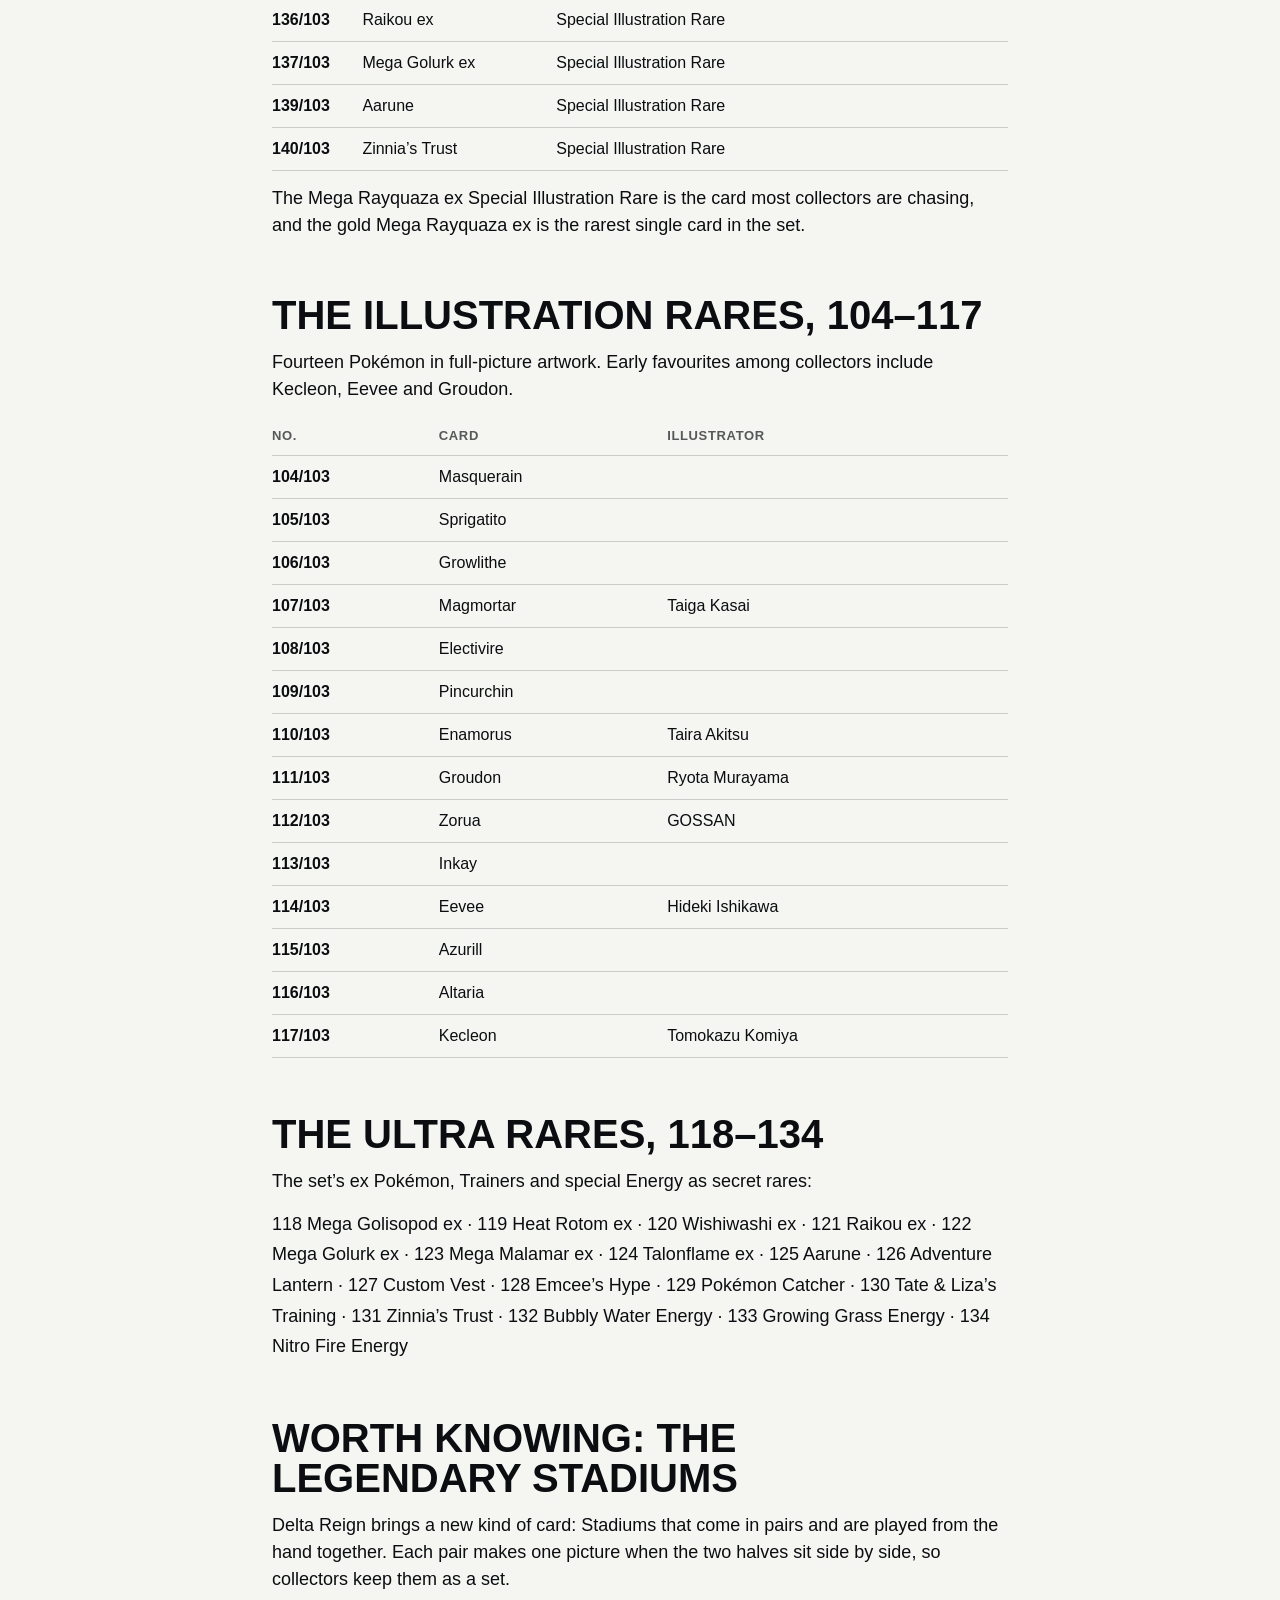
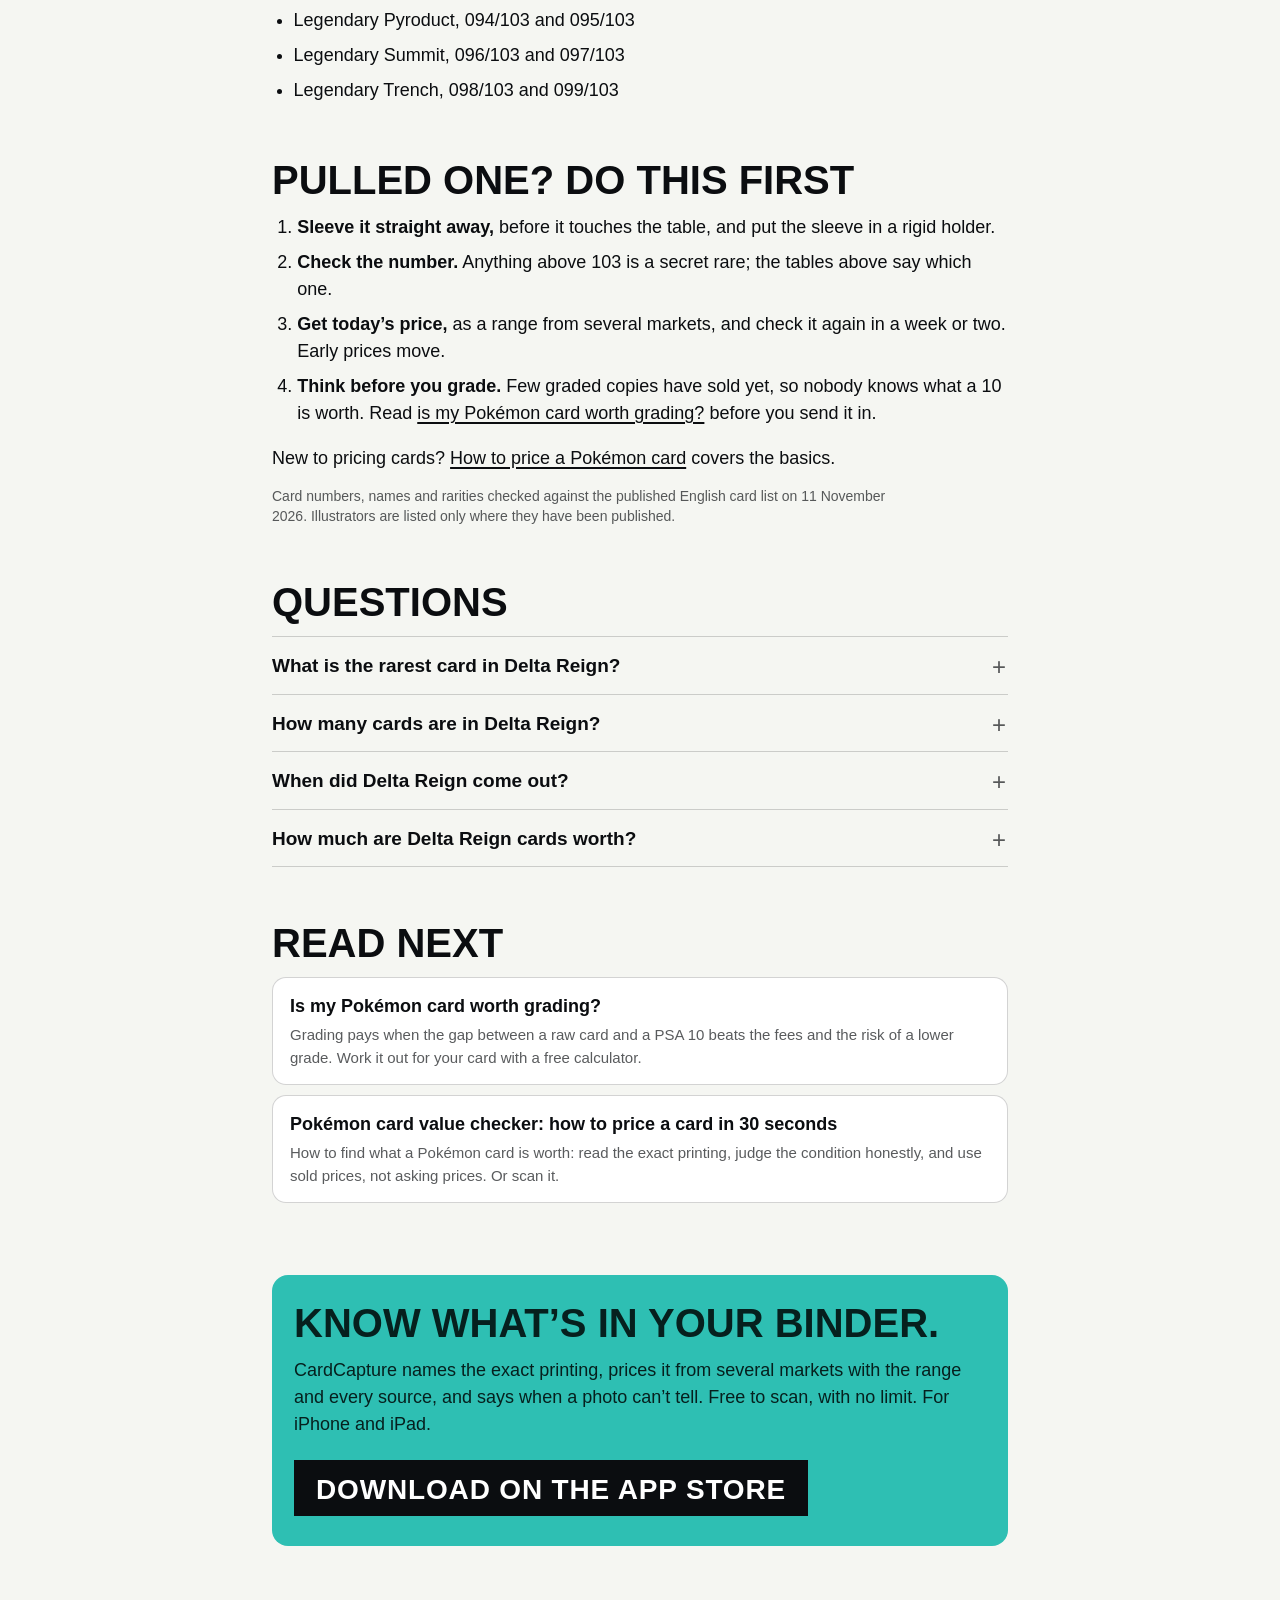
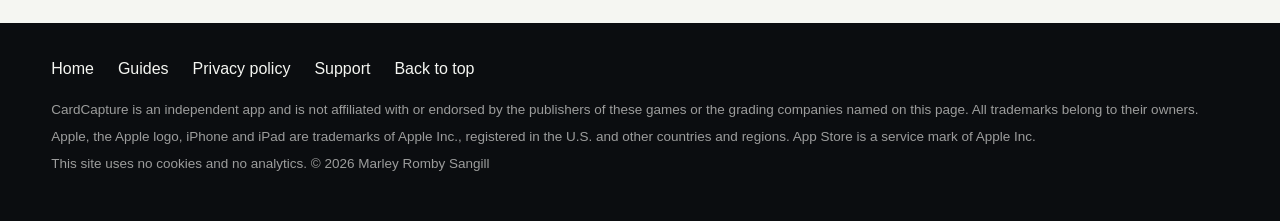
<file: guides/delta-reign-chase-cards/index.html>
<!doctype html>
<html lang="en">
<head>
  <meta charset="utf-8">
  <meta name="viewport" content="width=device-width, initial-scale=1, viewport-fit=cover">
  <title>Delta Reign card prices: the chase cards | CardCapture</title>
  <meta name="description" content="Every chase card in Pokémon TCG Delta Reign: the gold Mega Rayquaza ex, six Special Illustration Rares and 14 Illustration Rares, by card number.">
  <meta name="theme-color" content="#2EBFB3">
  <link rel="canonical" href="https://cardcaptureapp.site/guides/delta-reign-chase-cards/">
  <meta property="og:type" content="article">
  <meta property="og:site_name" content="CardCapture">
  <meta property="og:title" content="Delta Reign card prices: the chase cards">
  <meta property="og:description" content="Every chase card in Pokémon TCG Delta Reign: the gold Mega Rayquaza ex, six Special Illustration Rares and 14 Illustration Rares, by card number.">
  <meta property="og:url" content="https://cardcaptureapp.site/guides/delta-reign-chase-cards/">
  <meta property="og:image" content="https://cardcaptureapp.site/assets/og-en.jpg">
  <meta property="og:image:width" content="1200">
  <meta property="og:image:height" content="630">
  <meta property="og:image:alt" content="CardCapture&#x27;s three cards in teal, white and pink, floating beside a phone showing the app.">
  <meta property="og:locale" content="en_US">
  <meta name="twitter:card" content="summary_large_image">
  <meta name="apple-itunes-app" content="app-id=6819230257">
  <link rel="icon" href="../../assets/icon-64.png" type="image/png">
  <link rel="apple-touch-icon" href="../../assets/icon-180.png">
  <link rel="stylesheet" href="../../assets/site.css">
  <link rel="stylesheet" href="../../assets/guide.css">
  <script type="application/ld+json">[{"@context": "https://schema.org", "@type": "BreadcrumbList", "itemListElement": [{"@type": "ListItem", "position": 1, "name": "CardCapture", "item": "https://cardcaptureapp.site/"}, {"@type": "ListItem", "position": 2, "name": "Guides", "item": "https://cardcaptureapp.site/guides/"}, {"@type": "ListItem", "position": 3, "name": "Delta Reign chase cards", "item": "https://cardcaptureapp.site/guides/delta-reign-chase-cards/"}]}, {"@context": "https://schema.org", "@type": "Article", "@id": "https://cardcaptureapp.site/guides/delta-reign-chase-cards/#article", "headline": "Delta Reign card prices: the chase cards", "description": "Every chase card in Pokémon TCG Delta Reign: the gold Mega Rayquaza ex, six Special Illustration Rares and 14 Illustration Rares, by card number.", "url": "https://cardcaptureapp.site/guides/delta-reign-chase-cards/", "mainEntityOfPage": "https://cardcaptureapp.site/guides/delta-reign-chase-cards/", "inLanguage": "en", "image": "https://cardcaptureapp.site/assets/og-en.jpg", "datePublished": "2026-11-11", "dateModified": "2026-11-11", "author": {"@type": "Organization", "name": "CardCapture", "url": "https://cardcaptureapp.site/", "logo": {"@type": "ImageObject", "url": "https://cardcaptureapp.site/assets/icon-180.png"}}, "publisher": {"@type": "Organization", "name": "CardCapture", "url": "https://cardcaptureapp.site/", "logo": {"@type": "ImageObject", "url": "https://cardcaptureapp.site/assets/icon-180.png"}}, "about": {"@type": "MobileApplication", "@id": "https://cardcaptureapp.site/#app", "name": "CardCapture"}}, {"@context": "https://schema.org", "@type": "FAQPage", "inLanguage": "en", "mainEntity": [{"@type": "Question", "name": "What is the rarest card in Delta Reign?", "acceptedAnswer": {"@type": "Answer", "text": "Mega Rayquaza ex, 141/103, the gold Mega Hyper Rare. It is the only card of that rarity in the set. The Mega Rayquaza ex Special Illustration Rare, 138/103, is the other headline card."}}, {"@type": "Question", "name": "How many cards are in Delta Reign?", "acceptedAnswer": {"@type": "Answer", "text": "141: a main set of 103 cards and 38 secret rares numbered 104 to 141 (14 Illustration Rares, 17 Ultra Rares, 6 Special Illustration Rares and 1 Mega Hyper Rare)."}}, {"@type": "Question", "name": "When did Delta Reign come out?", "acceptedAnswer": {"@type": "Answer", "text": "The English set was released on 6 November 2026. Its Japanese counterpart, Storm Emeralda, came out on 31 July 2026."}}, {"@type": "Question", "name": "How much are Delta Reign cards worth?", "acceptedAnswer": {"@type": "Answer", "text": "It changes week to week while the set is new, which is why this page lists no prices. Scan the card in CardCapture for today’s price, with the range and where it came from."}}]}]</script>
</head>
<body class="guide" data-bg="paper">
  <a class="skip" href="#main">Skip to content</a>

  <header class="bar" id="top">
    <a class="brand" href="../../" aria-label="CardCapture home"><img src="../../assets/icon-64.png" alt="" width="30" height="30"><span>CardCapture</span></a>
    <a class="lang" href="../../guides/">Guides</a>
    <a class="get" href="https://apps.apple.com/app/id6819230257">Get the app</a>
  </header>

  <main id="main" class="article">
    <nav class="crumbs" aria-label="Breadcrumb"><a href="../../">CardCapture</a><span aria-hidden="true">/</span><a href="../../guides/">Guides</a><span aria-hidden="true">/</span><span aria-current="page">Delta Reign chase cards</span></nav>
    <h1>Delta Reign card prices: the chase cards</h1>
    <p class="lede">Mega Evolution—Delta Reign came out on 6 November 2026, led by Mega Rayquaza ex. Here is every chase card in the set, by number, and how to get an honest price for the one you pulled.</p>
    <p class="meta">Updated 11 November 2026 · Prices from the CardCapture app</p>
    <section class="answer" aria-labelledby="facts">
  <h2 id="facts">The set at a glance</h2>
  <dl class="facts">
    <div><dt>Full name</dt><dd>Mega Evolution—Delta Reign (ME06)</dd></div>
    <div><dt>Released</dt><dd>6 November 2026</dd></div>
    <div><dt>Japanese counterpart</dt><dd>Storm Emeralda, 31 July 2026</dd></div>
    <div><dt>Cards</dt><dd>141: a 103-card main set and 38 secret rares, 104–141</dd></div>
    <div><dt>Headline card</dt><dd>Mega Rayquaza ex</dd></div>
  </dl>
</section>

<h2>Why there are no prices on this page</h2>
<p>A set this new has no settled prices yet. In the first weeks, more boxes are opened every day, early sales are few, and a card can be worth noticeably more or less next week than it is today. A number written here would be out of date before you read it.</p>
<p>So this page tells you which cards matter. For what yours is worth today, scan it: CardCapture gives a price combined from several markets, shows the range when they disagree, and lets you see where every figure came from.</p>
<div class="cta-row"><a class="store" href="https://apps.apple.com/app/id6819230257"><span>Download on the App Store</span></a></div>

<h2>The top of the set</h2>
<p>Any card numbered above 103 is a secret rare. These seven are the hardest to pull:</p>
<div class="table-wrap">
  <table>
    <thead><tr><th scope="col">No.</th><th scope="col">Card</th><th scope="col">Rarity</th></tr></thead>
    <tbody>
      <tr><td>141/103</td><td>Mega Rayquaza ex</td><td>Mega Hyper Rare (gold), the only one in the set</td></tr>
      <tr><td>138/103</td><td>Mega Rayquaza ex</td><td>Special Illustration Rare</td></tr>
      <tr><td>135/103</td><td>Mega Golisopod ex</td><td>Special Illustration Rare</td></tr>
      <tr><td>136/103</td><td>Raikou ex</td><td>Special Illustration Rare</td></tr>
      <tr><td>137/103</td><td>Mega Golurk ex</td><td>Special Illustration Rare</td></tr>
      <tr><td>139/103</td><td>Aarune</td><td>Special Illustration Rare</td></tr>
      <tr><td>140/103</td><td>Zinnia’s Trust</td><td>Special Illustration Rare</td></tr>
    </tbody>
  </table>
</div>
<p>The Mega Rayquaza ex Special Illustration Rare is the card most collectors are chasing, and the gold Mega Rayquaza ex is the rarest single card in the set.</p>

<h2>The Illustration Rares, 104–117</h2>
<p>Fourteen Pokémon in full-picture artwork. Early favourites among collectors include Kecleon, Eevee and Groudon.</p>
<div class="table-wrap">
  <table>
    <thead><tr><th scope="col">No.</th><th scope="col">Card</th><th scope="col">Illustrator</th></tr></thead>
    <tbody>
      <tr><td>104/103</td><td>Masquerain</td><td></td></tr>
      <tr><td>105/103</td><td>Sprigatito</td><td></td></tr>
      <tr><td>106/103</td><td>Growlithe</td><td></td></tr>
      <tr><td>107/103</td><td>Magmortar</td><td>Taiga Kasai</td></tr>
      <tr><td>108/103</td><td>Electivire</td><td></td></tr>
      <tr><td>109/103</td><td>Pincurchin</td><td></td></tr>
      <tr><td>110/103</td><td>Enamorus</td><td>Taira Akitsu</td></tr>
      <tr><td>111/103</td><td>Groudon</td><td>Ryota Murayama</td></tr>
      <tr><td>112/103</td><td>Zorua</td><td>GOSSAN</td></tr>
      <tr><td>113/103</td><td>Inkay</td><td></td></tr>
      <tr><td>114/103</td><td>Eevee</td><td>Hideki Ishikawa</td></tr>
      <tr><td>115/103</td><td>Azurill</td><td></td></tr>
      <tr><td>116/103</td><td>Altaria</td><td></td></tr>
      <tr><td>117/103</td><td>Kecleon</td><td>Tomokazu Komiya</td></tr>
    </tbody>
  </table>
</div>

<h2>The Ultra Rares, 118–134</h2>
<p>The set’s ex Pokémon, Trainers and special Energy as secret rares:</p>
<p class="names">118 Mega Golisopod ex · 119 Heat Rotom ex · 120 Wishiwashi ex · 121 Raikou ex · 122 Mega Golurk ex · 123 Mega Malamar ex · 124 Talonflame ex · 125 Aarune · 126 Adventure Lantern · 127 Custom Vest · 128 Emcee’s Hype · 129 Pokémon Catcher · 130 Tate &amp; Liza’s Training · 131 Zinnia’s Trust · 132 Bubbly Water Energy · 133 Growing Grass Energy · 134 Nitro Fire Energy</p>

<h2>Worth knowing: the Legendary Stadiums</h2>
<p>Delta Reign brings a new kind of card: Stadiums that come in pairs and are played from the hand together. Each pair makes one picture when the two halves sit side by side, so collectors keep them as a set.</p>
<ul class="dots">
  <li>Legendary Pyroduct, 094/103 and 095/103</li>
  <li>Legendary Summit, 096/103 and 097/103</li>
  <li>Legendary Trench, 098/103 and 099/103</li>
</ul>

<h2>Pulled one? Do this first</h2>
<ol class="steps">
  <li><strong>Sleeve it straight away,</strong> before it touches the table, and put the sleeve in a rigid holder.</li>
  <li><strong>Check the number.</strong> Anything above 103 is a secret rare; the tables above say which one.</li>
  <li><strong>Get today’s price,</strong> as a range from several markets, and check it again in a week or two. Early prices move.</li>
  <li><strong>Think before you grade.</strong> Few graded copies have sold yet, so nobody knows what a 10 is worth. Read <a href="../is-my-pokemon-card-worth-grading/">is my Pokémon card worth grading?</a> before you send it in.</li>
</ol>
<p>New to pricing cards? <a href="../pokemon-card-value-checker/">How to price a Pokémon card</a> covers the basics.</p>

<p class="fine">Card numbers, names and rarities checked against the published English card list on 11 November 2026. Illustrators are listed only where they have been published.</p>

    <section class="guide-faq" aria-labelledby="faq-title"><h2 id="faq-title">Questions</h2><details><summary>What is the rarest card in Delta Reign?</summary><p>Mega Rayquaza ex, 141/103, the gold Mega Hyper Rare. It is the only card of that rarity in the set. The Mega Rayquaza ex Special Illustration Rare, 138/103, is the other headline card.</p></details><details><summary>How many cards are in Delta Reign?</summary><p>141: a main set of 103 cards and 38 secret rares numbered 104 to 141 (14 Illustration Rares, 17 Ultra Rares, 6 Special Illustration Rares and 1 Mega Hyper Rare).</p></details><details><summary>When did Delta Reign come out?</summary><p>The English set was released on 6 November 2026. Its Japanese counterpart, Storm Emeralda, came out on 31 July 2026.</p></details><details><summary>How much are Delta Reign cards worth?</summary><p>It changes week to week while the set is new, which is why this page lists no prices. Scan the card in CardCapture for today’s price, with the range and where it came from.</p></details></section>
    <section class="related" aria-labelledby="related-title"><h2 id="related-title">Read next</h2><ul><li><a href="../is-my-pokemon-card-worth-grading/"><strong>Is my Pokémon card worth grading?</strong><span>Grading pays when the gap between a raw card and a PSA 10 beats the fees and the risk of a lower grade. Work it out for your card with a free calculator.</span></a></li><li><a href="../pokemon-card-value-checker/"><strong>Pokémon card value checker: how to price a card in 30 seconds</strong><span>How to find what a Pokémon card is worth: read the exact printing, judge the condition honestly, and use sold prices, not asking prices. Or scan it.</span></a></li></ul></section>
    <section class="closing" aria-labelledby="closing-title">
      <h2 id="closing-title">Know what’s in your binder.</h2>
      <p>CardCapture names the exact printing, prices it from several markets with the range and every source, and says when a photo can’t tell. Free to scan, with no limit. For iPhone and iPad.</p>
      <div class="cta-row"><a class="store" href="https://apps.apple.com/app/id6819230257"><span>Download on the App Store</span></a></div>
    </section>
  </main>

  <footer class="foot">
    <nav aria-label="CardCapture">
      <a href="../../">Home</a>
      <a href="../../guides/">Guides</a>
      <a href="../../privacy/">Privacy policy</a>
      <a href="../../support/">Support</a>
      <a href="#top">Back to top</a>
    </nav>
    <p>CardCapture is an independent app and is not affiliated with or endorsed by the publishers of these games or the grading companies named on this page. All trademarks belong to their owners.</p>
    <p>Apple, the Apple logo, iPhone and iPad are trademarks of Apple Inc., registered in the U.S. and other countries and regions. App Store is a service mark of Apple Inc.</p>
    <p>This site uses no cookies and no analytics. © 2026 Marley Romby Sangill</p>
  </footer>
</body>
</html>
</file>
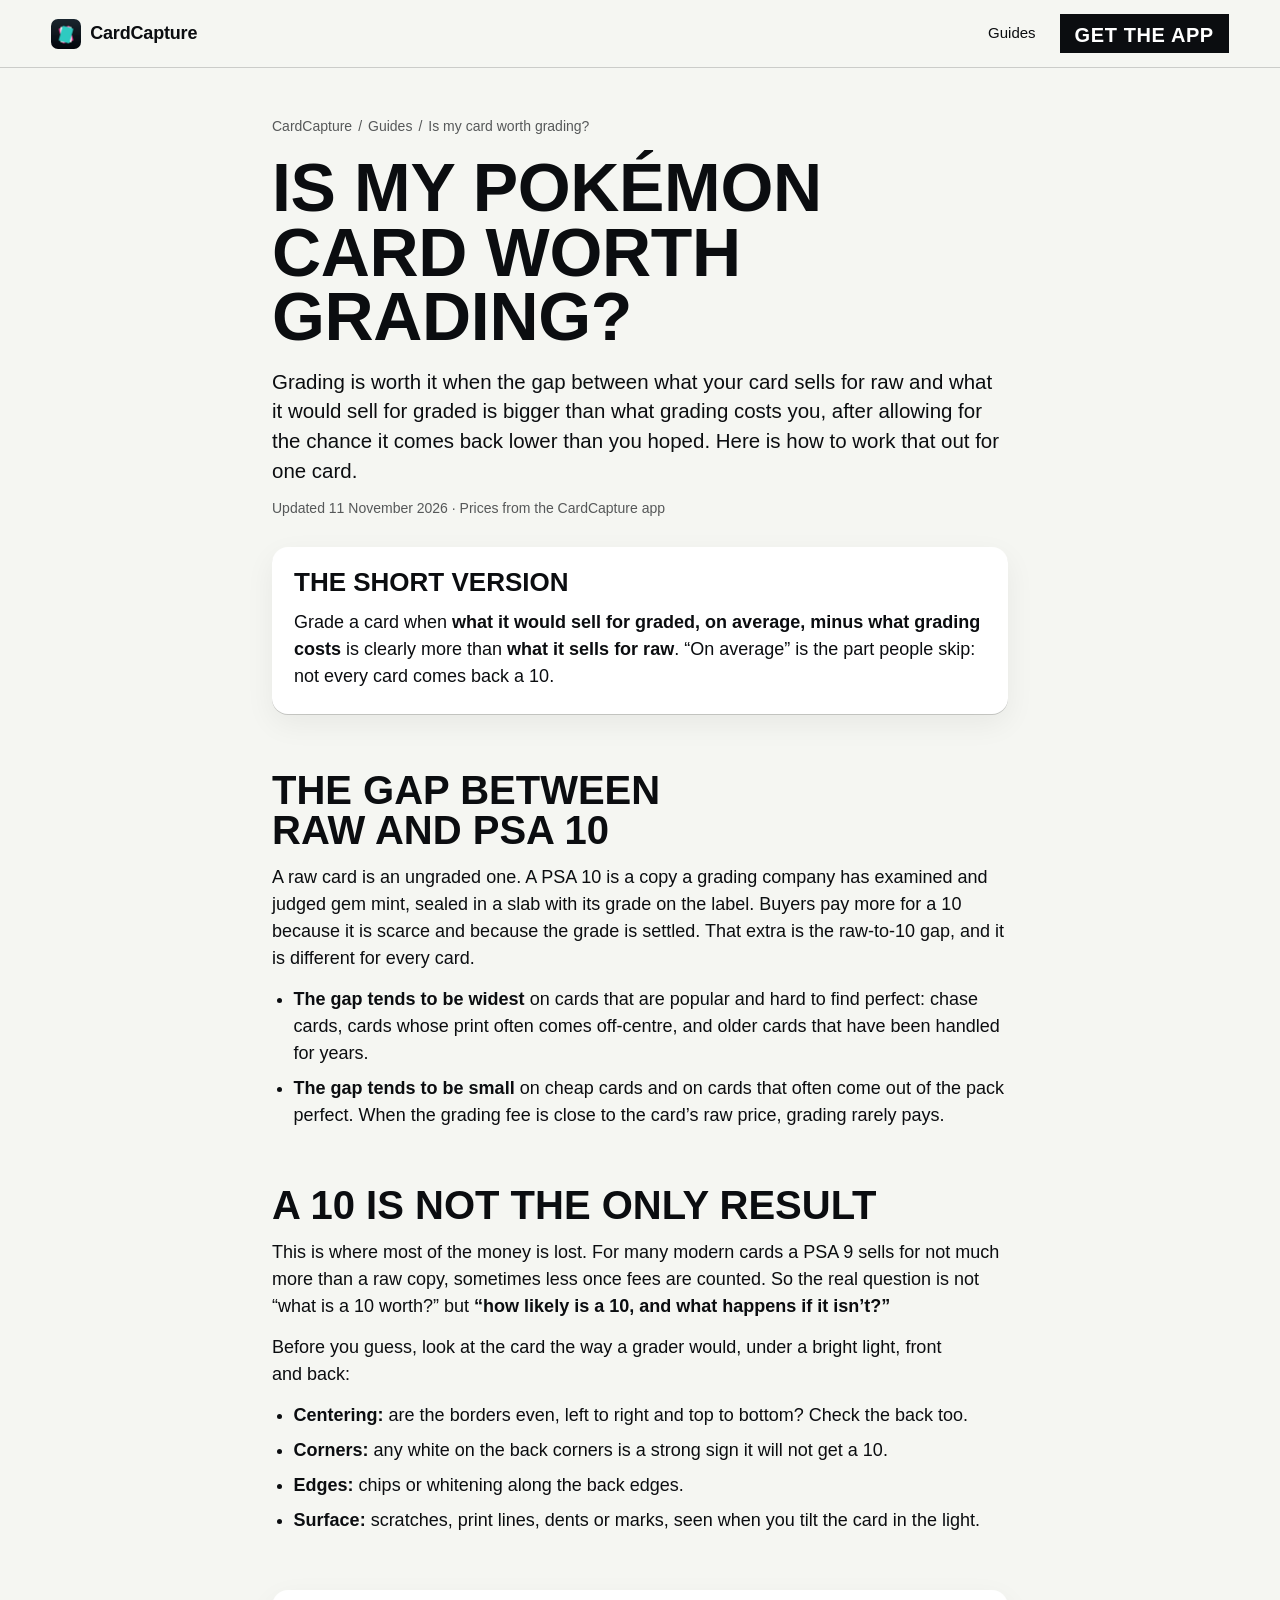
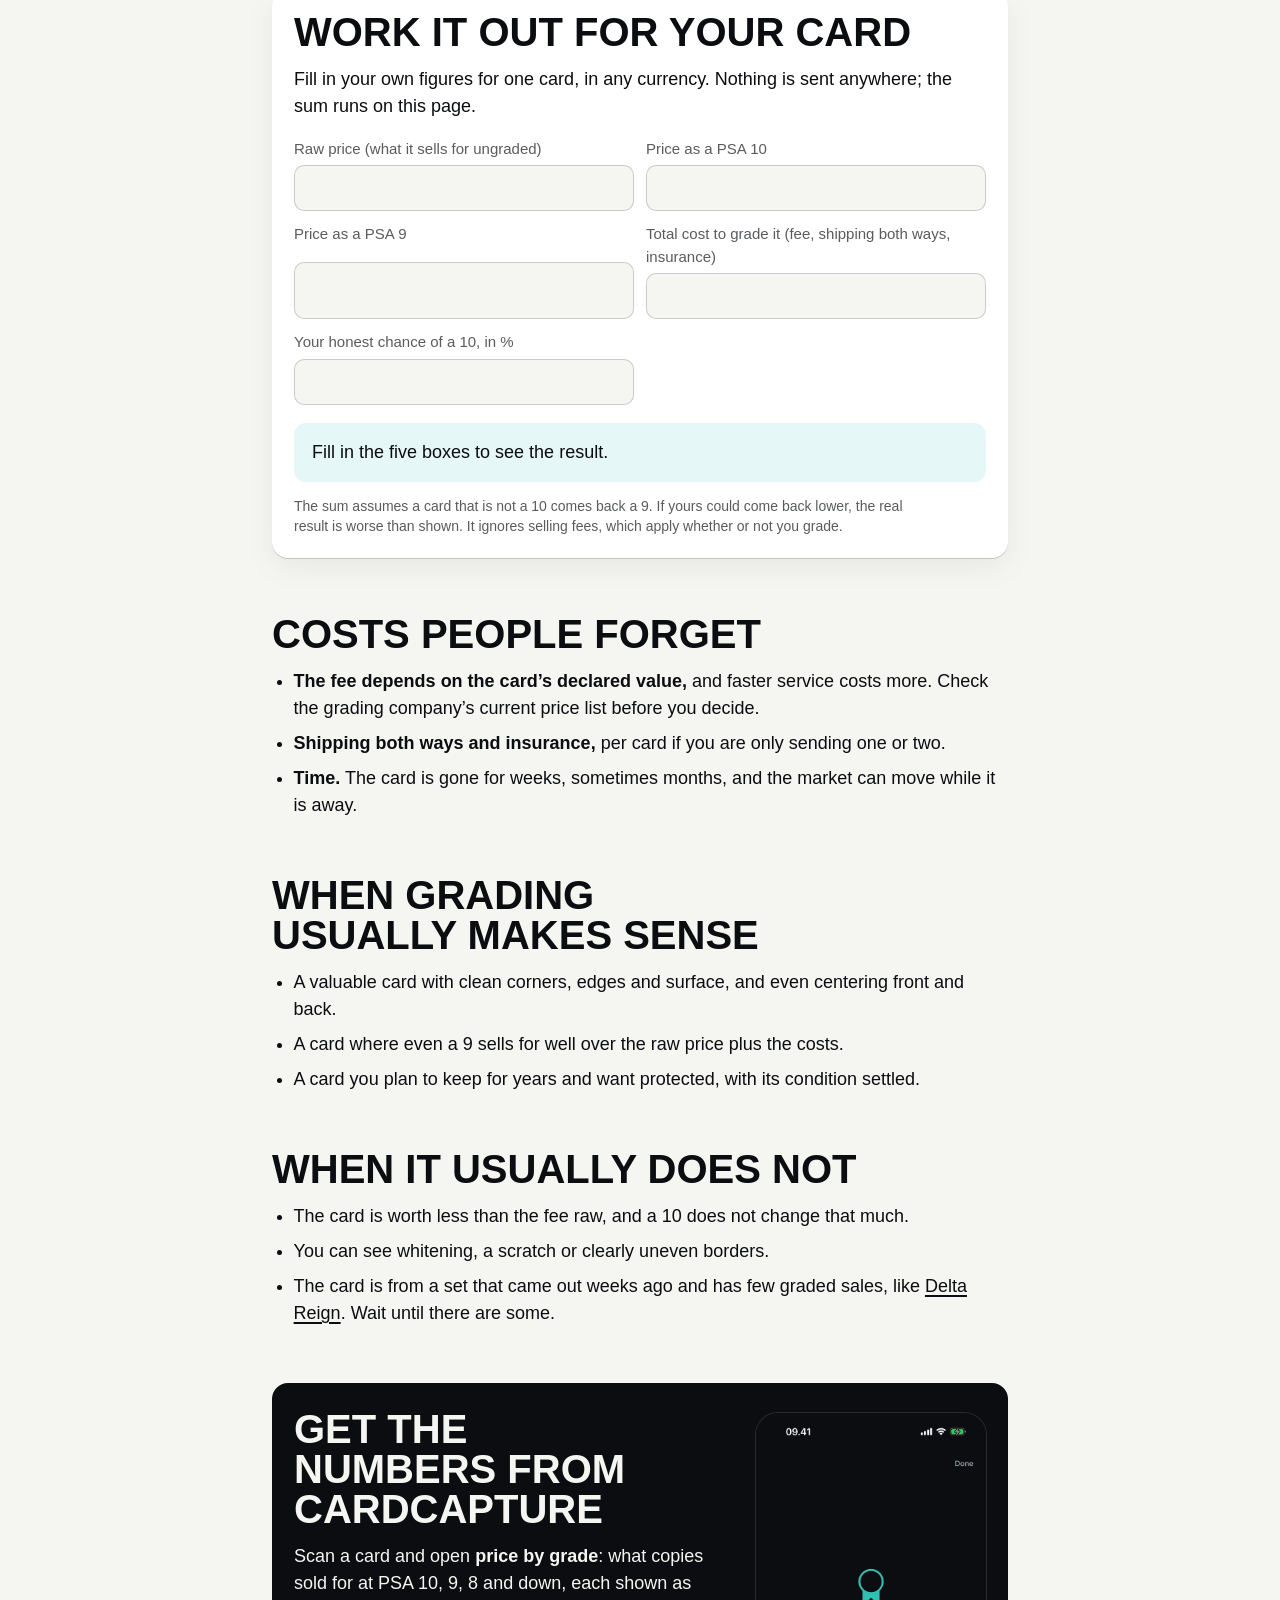
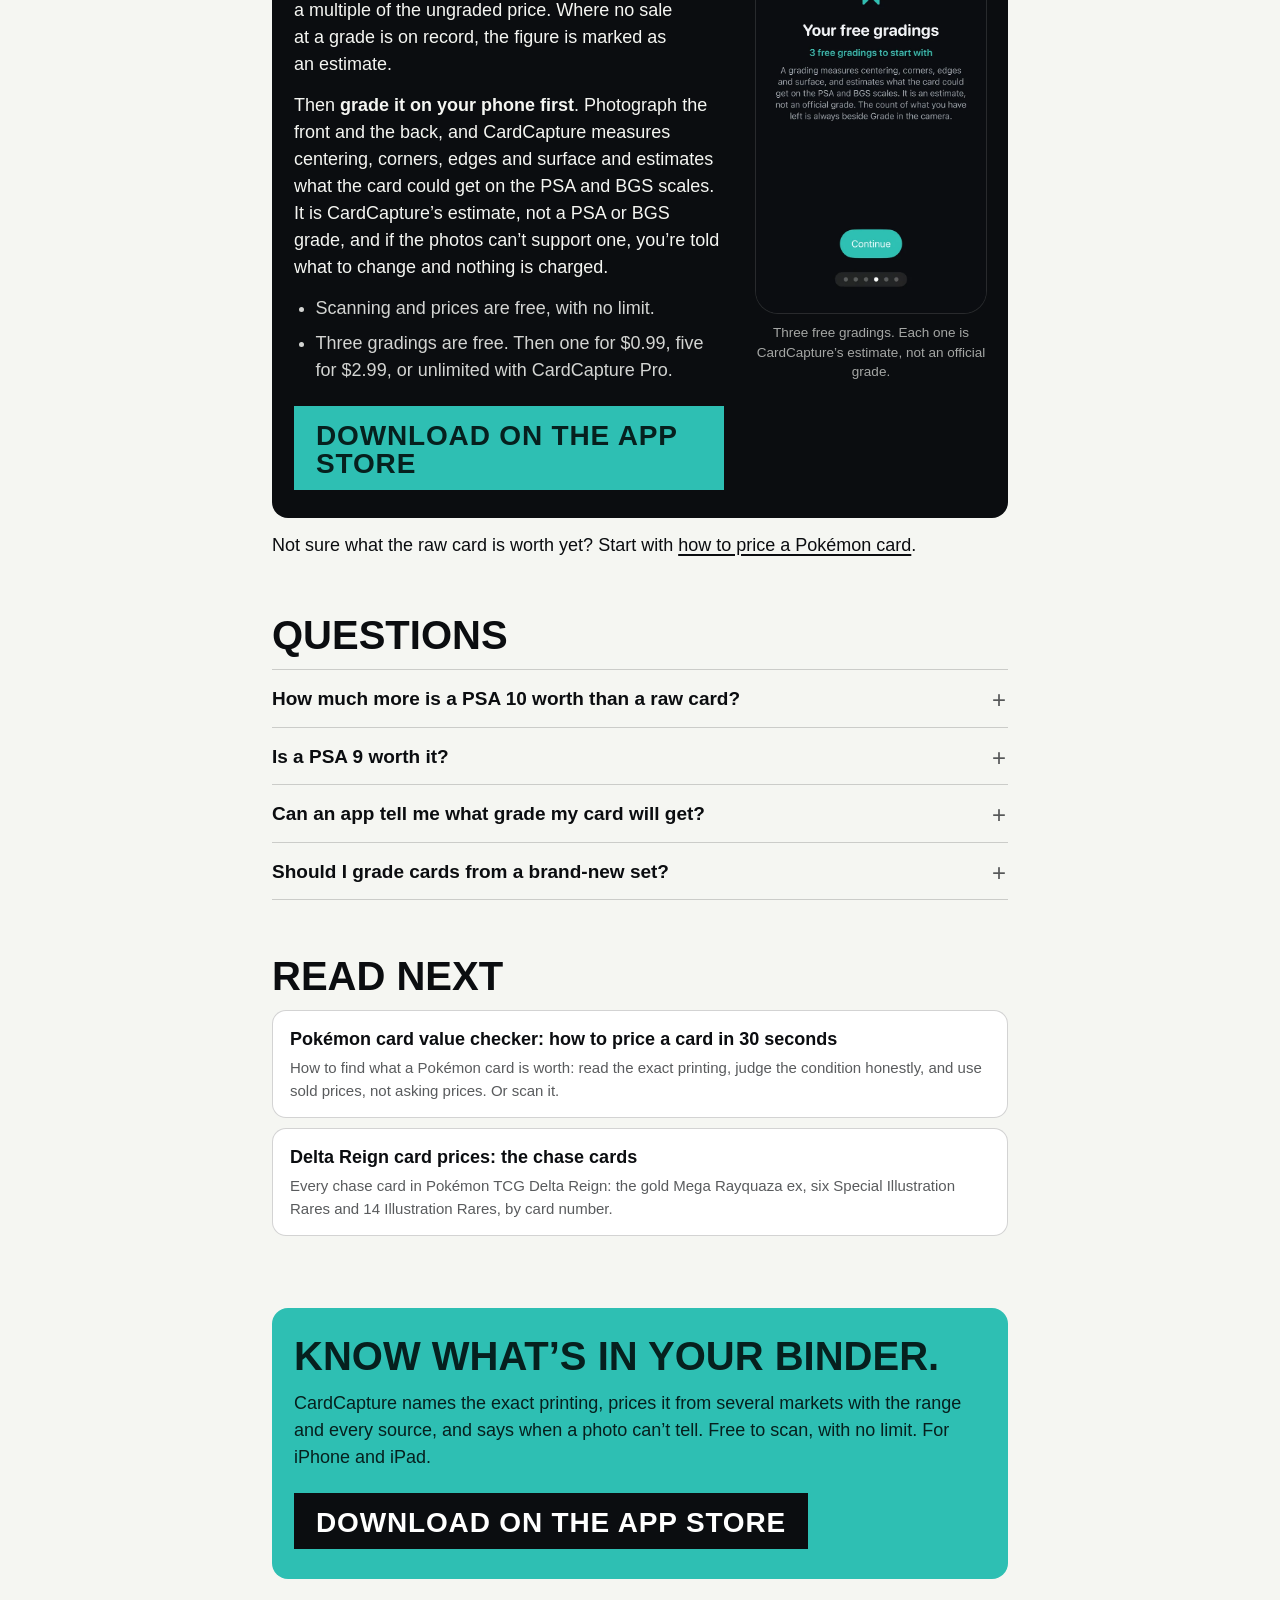
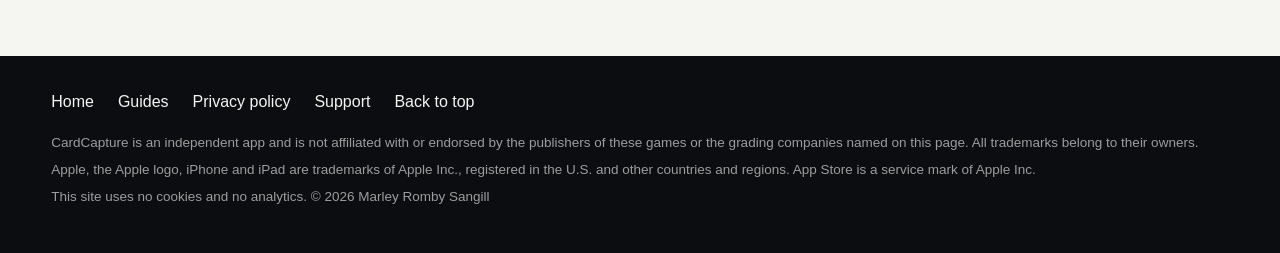
<file: guides/is-my-pokemon-card-worth-grading/index.html>
<!doctype html>
<html lang="en">
<head>
  <meta charset="utf-8">
  <meta name="viewport" content="width=device-width, initial-scale=1, viewport-fit=cover">
  <title>Is my Pokémon card worth grading? Raw vs PSA 10 | CardCapture</title>
  <meta name="description" content="Grading pays when the gap between a raw card and a PSA 10 beats the fees and the risk of a lower grade. Work it out for your card with a free calculator.">
  <meta name="theme-color" content="#2EBFB3">
  <link rel="canonical" href="https://cardcaptureapp.site/guides/is-my-pokemon-card-worth-grading/">
  <meta property="og:type" content="article">
  <meta property="og:site_name" content="CardCapture">
  <meta property="og:title" content="Is my Pokémon card worth grading?">
  <meta property="og:description" content="Grading pays when the gap between a raw card and a PSA 10 beats the fees and the risk of a lower grade. Work it out for your card with a free calculator.">
  <meta property="og:url" content="https://cardcaptureapp.site/guides/is-my-pokemon-card-worth-grading/">
  <meta property="og:image" content="https://cardcaptureapp.site/assets/og-en.jpg">
  <meta property="og:image:width" content="1200">
  <meta property="og:image:height" content="630">
  <meta property="og:image:alt" content="CardCapture&#x27;s three cards in teal, white and pink, floating beside a phone showing the app.">
  <meta property="og:locale" content="en_US">
  <meta name="twitter:card" content="summary_large_image">
  <meta name="apple-itunes-app" content="app-id=6819230257">
  <link rel="icon" href="../../assets/icon-64.png" type="image/png">
  <link rel="apple-touch-icon" href="../../assets/icon-180.png">
  <link rel="stylesheet" href="../../assets/site.css">
  <link rel="stylesheet" href="../../assets/guide.css">
  <script type="application/ld+json">[{"@context": "https://schema.org", "@type": "BreadcrumbList", "itemListElement": [{"@type": "ListItem", "position": 1, "name": "CardCapture", "item": "https://cardcaptureapp.site/"}, {"@type": "ListItem", "position": 2, "name": "Guides", "item": "https://cardcaptureapp.site/guides/"}, {"@type": "ListItem", "position": 3, "name": "Is my card worth grading?", "item": "https://cardcaptureapp.site/guides/is-my-pokemon-card-worth-grading/"}]}, {"@context": "https://schema.org", "@type": "Article", "@id": "https://cardcaptureapp.site/guides/is-my-pokemon-card-worth-grading/#article", "headline": "Is my Pokémon card worth grading?", "description": "Grading pays when the gap between a raw card and a PSA 10 beats the fees and the risk of a lower grade. Work it out for your card with a free calculator.", "url": "https://cardcaptureapp.site/guides/is-my-pokemon-card-worth-grading/", "mainEntityOfPage": "https://cardcaptureapp.site/guides/is-my-pokemon-card-worth-grading/", "inLanguage": "en", "image": "https://cardcaptureapp.site/assets/og-en.jpg", "datePublished": "2026-11-11", "dateModified": "2026-11-11", "author": {"@type": "Organization", "name": "CardCapture", "url": "https://cardcaptureapp.site/", "logo": {"@type": "ImageObject", "url": "https://cardcaptureapp.site/assets/icon-180.png"}}, "publisher": {"@type": "Organization", "name": "CardCapture", "url": "https://cardcaptureapp.site/", "logo": {"@type": "ImageObject", "url": "https://cardcaptureapp.site/assets/icon-180.png"}}, "about": {"@type": "MobileApplication", "@id": "https://cardcaptureapp.site/#app", "name": "CardCapture"}}, {"@context": "https://schema.org", "@type": "FAQPage", "inLanguage": "en", "mainEntity": [{"@type": "Question", "name": "How much more is a PSA 10 worth than a raw card?", "acceptedAnswer": {"@type": "Answer", "text": "There is no fixed multiple. For some cards a 10 sells for many times the raw price; for others it is barely more. Look it up for the exact card: CardCapture’s price by grade shows each grade as a multiple of the ungraded price."}}, {"@type": "Question", "name": "Is a PSA 9 worth it?", "acceptedAnswer": {"@type": "Answer", "text": "Only if a 9 of that card sells for clearly more than a raw copy plus everything grading cost you. For many modern cards a 9 sells close to raw, so a card that is not a 10 can lose money once fees are paid."}}, {"@type": "Question", "name": "Can an app tell me what grade my card will get?", "acceptedAnswer": {"@type": "Answer", "text": "No. Only a grading company can grade a card. CardCapture measures centering, corners, edges and surface from photos of the front and back and gives its own estimate on a PSA-style and a BGS-style scale. Use it to decide which cards are worth sending in."}}, {"@type": "Question", "name": "Should I grade cards from a brand-new set?", "acceptedAnswer": {"@type": "Answer", "text": "Be patient. In the first weeks there are few graded sales, so nobody knows yet what a 10 of that card is worth, and raw prices are still moving. Keep the card sleeved and protected, and run the numbers again once graded sales appear."}}]}]</script>
</head>
<body class="guide" data-bg="paper">
  <a class="skip" href="#main">Skip to content</a>

  <header class="bar" id="top">
    <a class="brand" href="../../" aria-label="CardCapture home"><img src="../../assets/icon-64.png" alt="" width="30" height="30"><span>CardCapture</span></a>
    <a class="lang" href="../../guides/">Guides</a>
    <a class="get" href="https://apps.apple.com/app/id6819230257">Get the app</a>
  </header>

  <main id="main" class="article">
    <nav class="crumbs" aria-label="Breadcrumb"><a href="../../">CardCapture</a><span aria-hidden="true">/</span><a href="../../guides/">Guides</a><span aria-hidden="true">/</span><span aria-current="page">Is my card worth grading?</span></nav>
    <h1>Is my Pokémon card worth grading?</h1>
    <p class="lede">Grading is worth it when the gap between what your card sells for raw and what it would sell for graded is bigger than what grading costs you, after allowing for the chance it comes back lower than you hoped. Here is how to work that out for one card.</p>
    <p class="meta">Updated 11 November 2026 · Prices from the CardCapture app</p>
    <section class="answer" aria-labelledby="short">
  <h2 id="short">The short version</h2>
  <p>Grade a card when <strong>what it would sell for graded, on average, minus what grading costs</strong> is clearly more than <strong>what it sells for raw</strong>. “On average” is the part people skip: not every card comes back a 10.</p>
</section>

<h2>The gap between raw and PSA 10</h2>
<p>A raw card is an ungraded one. A PSA 10 is a copy a grading company has examined and judged gem mint, sealed in a slab with its grade on the label. Buyers pay more for a 10 because it is scarce and because the grade is settled. That extra is the raw-to-10 gap, and it is different for every card.</p>
<ul class="dots">
  <li><strong>The gap tends to be widest</strong> on cards that are popular and hard to find perfect: chase cards, cards whose print often comes off-centre, and older cards that have been handled for years.</li>
  <li><strong>The gap tends to be small</strong> on cheap cards and on cards that often come out of the pack perfect. When the grading fee is close to the card’s raw price, grading rarely pays.</li>
</ul>

<h2>A 10 is not the only result</h2>
<p>This is where most of the money is lost. For many modern cards a PSA 9 sells for not much more than a raw copy, sometimes less once fees are counted. So the real question is not “what is a 10 worth?” but <strong>“how likely is a 10, and what happens if it isn’t?”</strong></p>
<p>Before you guess, look at the card the way a grader would, under a bright light, front and back:</p>
<ul class="dots">
  <li><strong>Centering:</strong> are the borders even, left to right and top to bottom? Check the back too.</li>
  <li><strong>Corners:</strong> any white on the back corners is a strong sign it will not get a 10.</li>
  <li><strong>Edges:</strong> chips or whitening along the back edges.</li>
  <li><strong>Surface:</strong> scratches, print lines, dents or marks, seen when you tilt the card in the light.</li>
</ul>

<section class="calc" aria-labelledby="calc-title">
  <h2 id="calc-title">Work it out for your card</h2>
  <p>Fill in your own figures for one card, in any currency. Nothing is sent anywhere; the sum runs on this page.</p>
  <form id="grade-calc" autocomplete="off">
    <label><span>Raw price (what it sells for ungraded)</span><input type="number" inputmode="decimal" min="0" step="any" name="raw"></label>
    <label><span>Price as a PSA 10</span><input type="number" inputmode="decimal" min="0" step="any" name="ten"></label>
    <label><span>Price as a PSA 9</span><input type="number" inputmode="decimal" min="0" step="any" name="nine"></label>
    <label><span>Total cost to grade it (fee, shipping both ways, insurance)</span><input type="number" inputmode="decimal" min="0" step="any" name="cost"></label>
    <label><span>Your honest chance of a 10, in %</span><input type="number" inputmode="decimal" min="0" max="100" step="any" name="chance"></label>
  </form>
  <div class="calc-out" id="grade-out" aria-live="polite"><p>Fill in the five boxes to see the result.</p></div>
  <p class="fine">The sum assumes a card that is not a 10 comes back a 9. If yours could come back lower, the real result is worse than shown. It ignores selling fees, which apply whether or not you grade.</p>
</section>

<h2>Costs people forget</h2>
<ul class="dots">
  <li><strong>The fee depends on the card’s declared value,</strong> and faster service costs more. Check the grading company’s current price list before you decide.</li>
  <li><strong>Shipping both ways and insurance,</strong> per card if you are only sending one or two.</li>
  <li><strong>Time.</strong> The card is gone for weeks, sometimes months, and the market can move while it is away.</li>
</ul>

<h2>When grading usually makes sense</h2>
<ul class="dots">
  <li>A valuable card with clean corners, edges and surface, and even centering front and back.</li>
  <li>A card where even a 9 sells for well over the raw price plus the costs.</li>
  <li>A card you plan to keep for years and want protected, with its condition settled.</li>
</ul>
<h2>When it usually does not</h2>
<ul class="dots">
  <li>The card is worth less than the fee raw, and a 10 does not change that much.</li>
  <li>You can see whitening, a scratch or clearly uneven borders.</li>
  <li>The card is from a set that came out weeks ago and has few graded sales, like <a href="../delta-reign-chase-cards/">Delta Reign</a>. Wait until there are some.</li>
</ul>

<section class="app" aria-labelledby="app-title">
  <h2 id="app-title">Get the numbers from CardCapture</h2>
  <p>Scan a card and open <strong>price by grade</strong>: what copies sold for at PSA 10, 9, 8 and down, each shown as a multiple of the ungraded price. Where no sale at a grade is on record, the figure is marked as an estimate.</p>
  <p>Then <strong>grade it on your phone first</strong>. Photograph the front and the back, and CardCapture measures centering, corners, edges and surface and estimates what the card could get on the PSA and BGS scales. It is CardCapture’s estimate, not a PSA or BGS grade, and if the photos can’t support one, you’re told what to change and nothing is charged.</p>
  <ul class="dots">
    <li>Scanning and prices are free, with no limit.</li>
    <li>Three gradings are free. Then one for $0.99, five for $2.99, or unlimited with CardCapture Pro.</li>
  </ul>
  <figure><img src="../../assets/shot-en-gradings.webp" alt="CardCapture&#x27;s free gradings screen: three free gradings that measure centering, corners, edges and surface." width="660" height="1435" loading="lazy" decoding="async"><figcaption>Three free gradings. Each one is CardCapture’s estimate, not an official grade.</figcaption></figure>
  <div class="cta-row"><a class="store" href="https://apps.apple.com/app/id6819230257"><span>Download on the App Store</span></a></div>
</section>

<p>Not sure what the raw card is worth yet? Start with <a href="../pokemon-card-value-checker/">how to price a Pokémon card</a>.</p>

<script>
(function () {
  var form = document.getElementById("grade-calc"), out = document.getElementById("grade-out");
  function money(n) { return (n < 0 ? "−" : "") + Math.abs(n).toLocaleString(undefined, { maximumFractionDigits: 2 }); }
  function update() {
    var v = {};
    ["raw", "ten", "nine", "cost", "chance"].forEach(function (k) { v[k] = parseFloat(form.elements[k].value); });
    if ([v.raw, v.ten, v.nine, v.cost, v.chance].some(function (n) { return isNaN(n) || n < 0; }) || v.chance > 100) {
      out.innerHTML = "<p>Fill in the five boxes to see the result.</p>";
      return;
    }
    var p = v.chance / 100;
    var graded = p * v.ten + (1 - p) * v.nine - v.cost;
    var diff = graded - v.raw;
    var verdict = diff > 0
      ? "On these numbers, grading comes out <strong>" + money(diff) + " ahead</strong> of selling raw, on average."
      : "On these numbers, grading comes out <strong>" + money(-diff) + " behind</strong> selling raw, on average.";
    var need = v.ten > v.nine ? (v.raw + v.cost - v.nine) / (v.ten - v.nine) : NaN;
    var line;
    if (isNaN(need)) line = "A 10 is not worth more than a 9 on these numbers, so the chance of a 10 doesn’t help.";
    else if (need <= 0) line = "Even a 9 covers the raw price and the costs, so it pays whatever the grade, as long as it is at least a 9.";
    else if (need >= 1) line = "Even a guaranteed 10 would not cover the raw price and the costs.";
    else line = "Break-even: it pays only if your chance of a 10 is above <strong>" + Math.round(need * 100) + "%</strong>.";
    out.innerHTML = "<p>Expected graded value after costs: <strong>" + money(graded) + "</strong> against " + money(v.raw) + " raw.</p><p>" + verdict + "</p><p>" + line + "</p>";
  }
  form.addEventListener("input", update);
  form.addEventListener("submit", function (e) { e.preventDefault(); });
})();
</script>

    <section class="guide-faq" aria-labelledby="faq-title"><h2 id="faq-title">Questions</h2><details><summary>How much more is a PSA 10 worth than a raw card?</summary><p>There is no fixed multiple. For some cards a 10 sells for many times the raw price; for others it is barely more. Look it up for the exact card: CardCapture’s price by grade shows each grade as a multiple of the ungraded price.</p></details><details><summary>Is a PSA 9 worth it?</summary><p>Only if a 9 of that card sells for clearly more than a raw copy plus everything grading cost you. For many modern cards a 9 sells close to raw, so a card that is not a 10 can lose money once fees are paid.</p></details><details><summary>Can an app tell me what grade my card will get?</summary><p>No. Only a grading company can grade a card. CardCapture measures centering, corners, edges and surface from photos of the front and back and gives its own estimate on a PSA-style and a BGS-style scale. Use it to decide which cards are worth sending in.</p></details><details><summary>Should I grade cards from a brand-new set?</summary><p>Be patient. In the first weeks there are few graded sales, so nobody knows yet what a 10 of that card is worth, and raw prices are still moving. Keep the card sleeved and protected, and run the numbers again once graded sales appear.</p></details></section>
    <section class="related" aria-labelledby="related-title"><h2 id="related-title">Read next</h2><ul><li><a href="../pokemon-card-value-checker/"><strong>Pokémon card value checker: how to price a card in 30 seconds</strong><span>How to find what a Pokémon card is worth: read the exact printing, judge the condition honestly, and use sold prices, not asking prices. Or scan it.</span></a></li><li><a href="../delta-reign-chase-cards/"><strong>Delta Reign card prices: the chase cards</strong><span>Every chase card in Pokémon TCG Delta Reign: the gold Mega Rayquaza ex, six Special Illustration Rares and 14 Illustration Rares, by card number.</span></a></li></ul></section>
    <section class="closing" aria-labelledby="closing-title">
      <h2 id="closing-title">Know what’s in your binder.</h2>
      <p>CardCapture names the exact printing, prices it from several markets with the range and every source, and says when a photo can’t tell. Free to scan, with no limit. For iPhone and iPad.</p>
      <div class="cta-row"><a class="store" href="https://apps.apple.com/app/id6819230257"><span>Download on the App Store</span></a></div>
    </section>
  </main>

  <footer class="foot">
    <nav aria-label="CardCapture">
      <a href="../../">Home</a>
      <a href="../../guides/">Guides</a>
      <a href="../../privacy/">Privacy policy</a>
      <a href="../../support/">Support</a>
      <a href="#top">Back to top</a>
    </nav>
    <p>CardCapture is an independent app and is not affiliated with or endorsed by the publishers of these games or the grading companies named on this page. All trademarks belong to their owners.</p>
    <p>Apple, the Apple logo, iPhone and iPad are trademarks of Apple Inc., registered in the U.S. and other countries and regions. App Store is a service mark of Apple Inc.</p>
    <p>This site uses no cookies and no analytics. © 2026 Marley Romby Sangill</p>
  </footer>
</body>
</html>
</file>
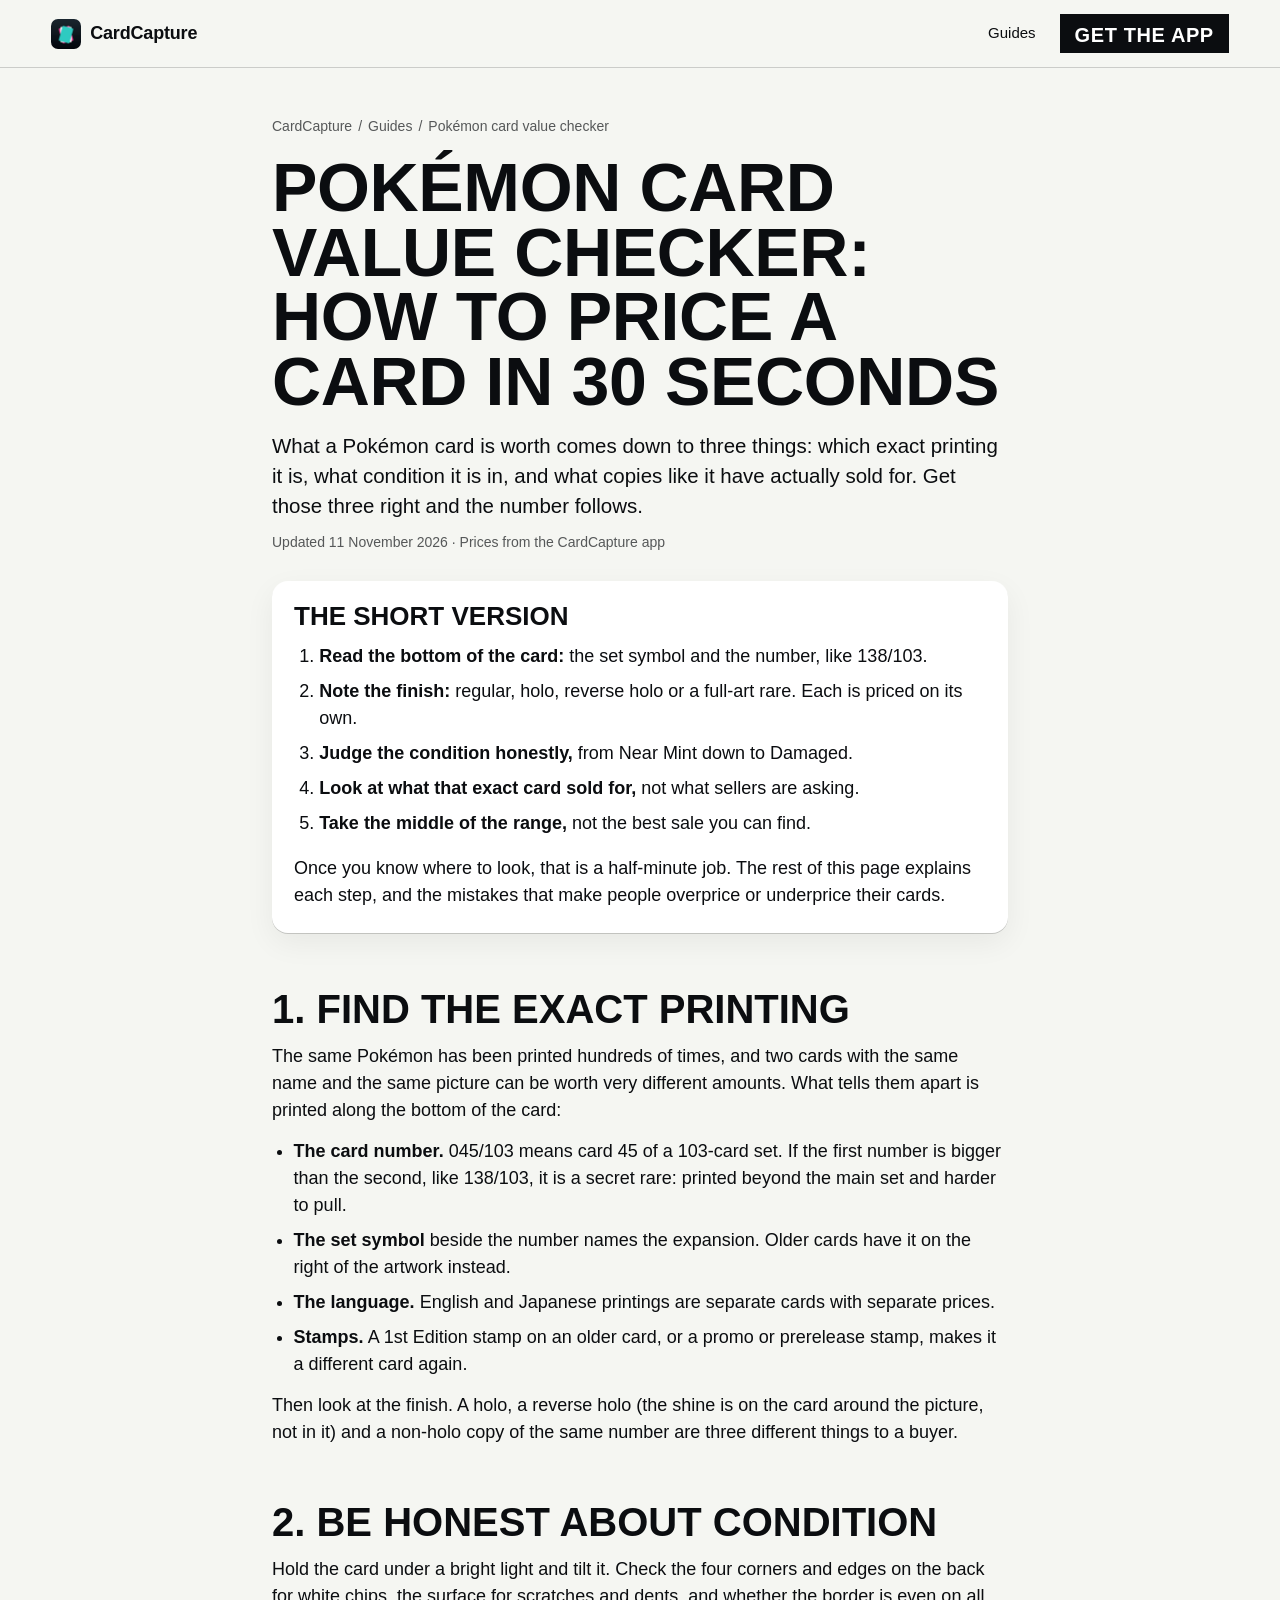
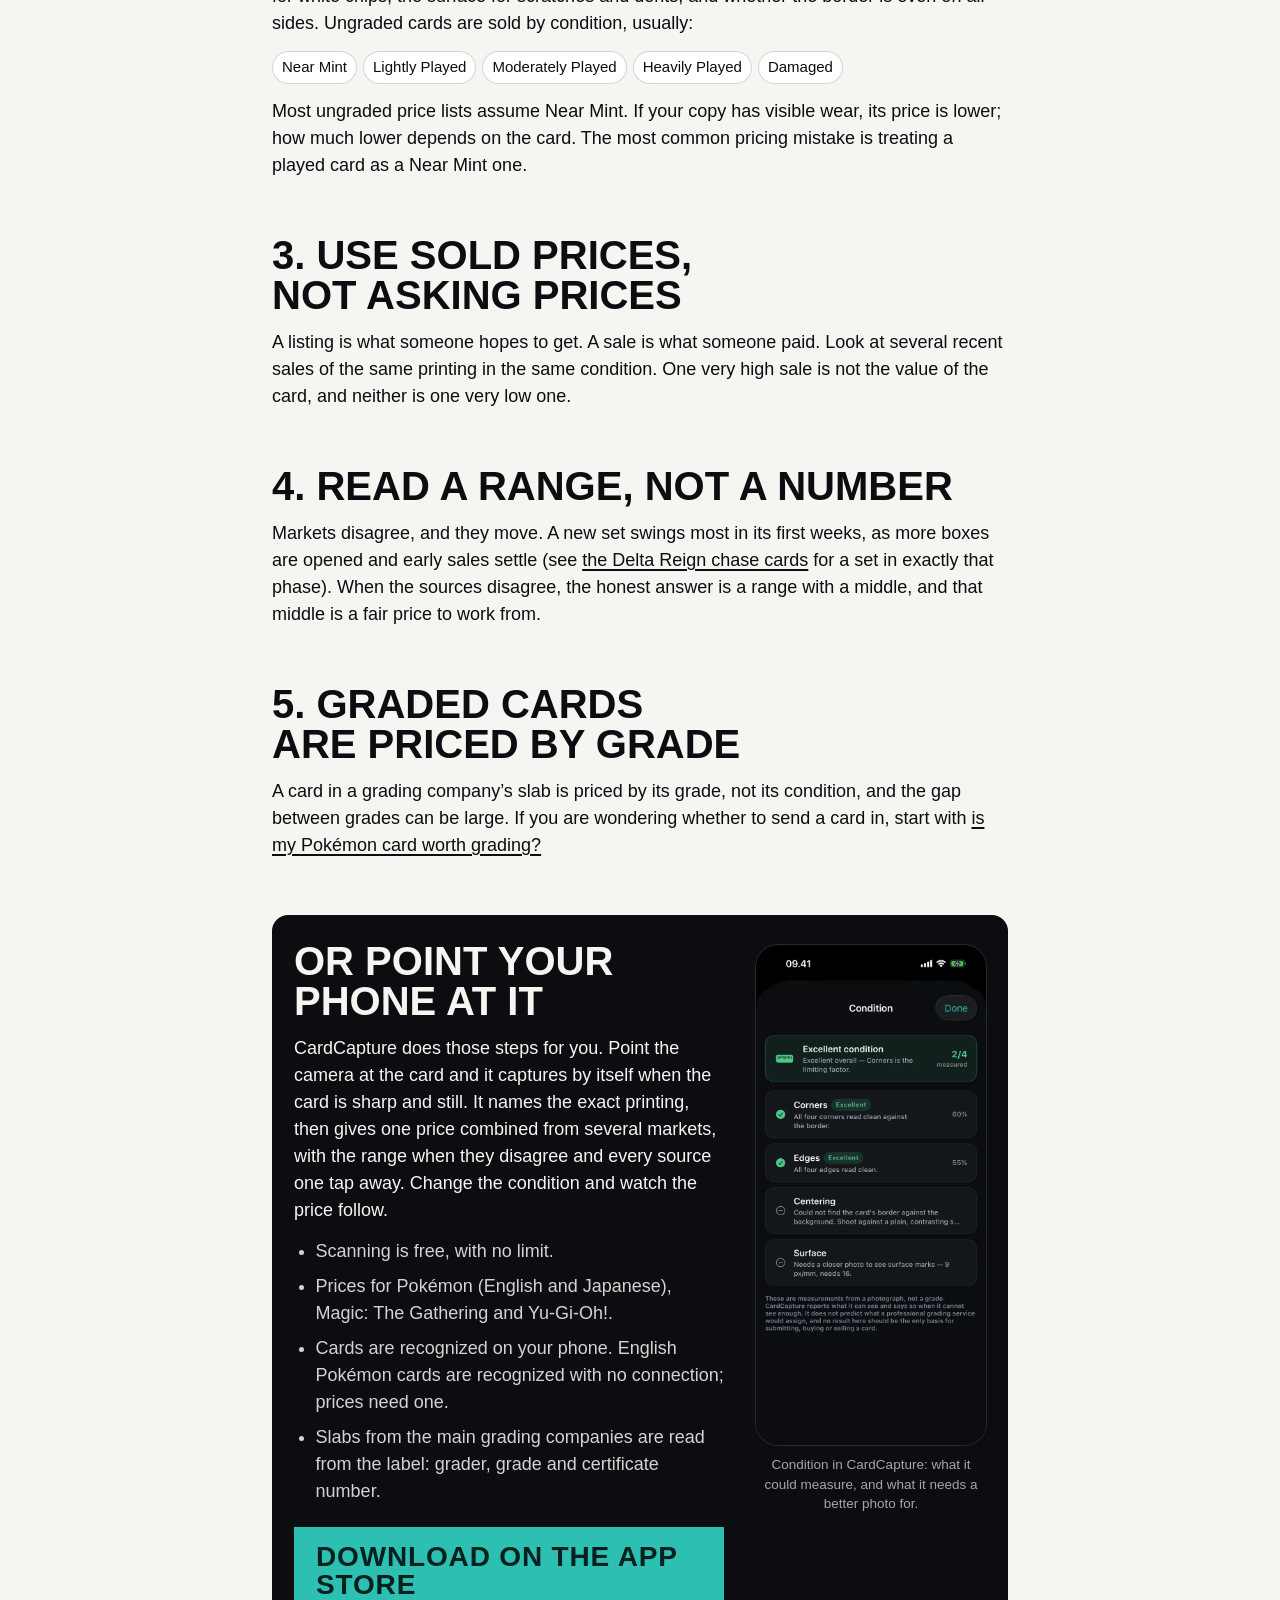
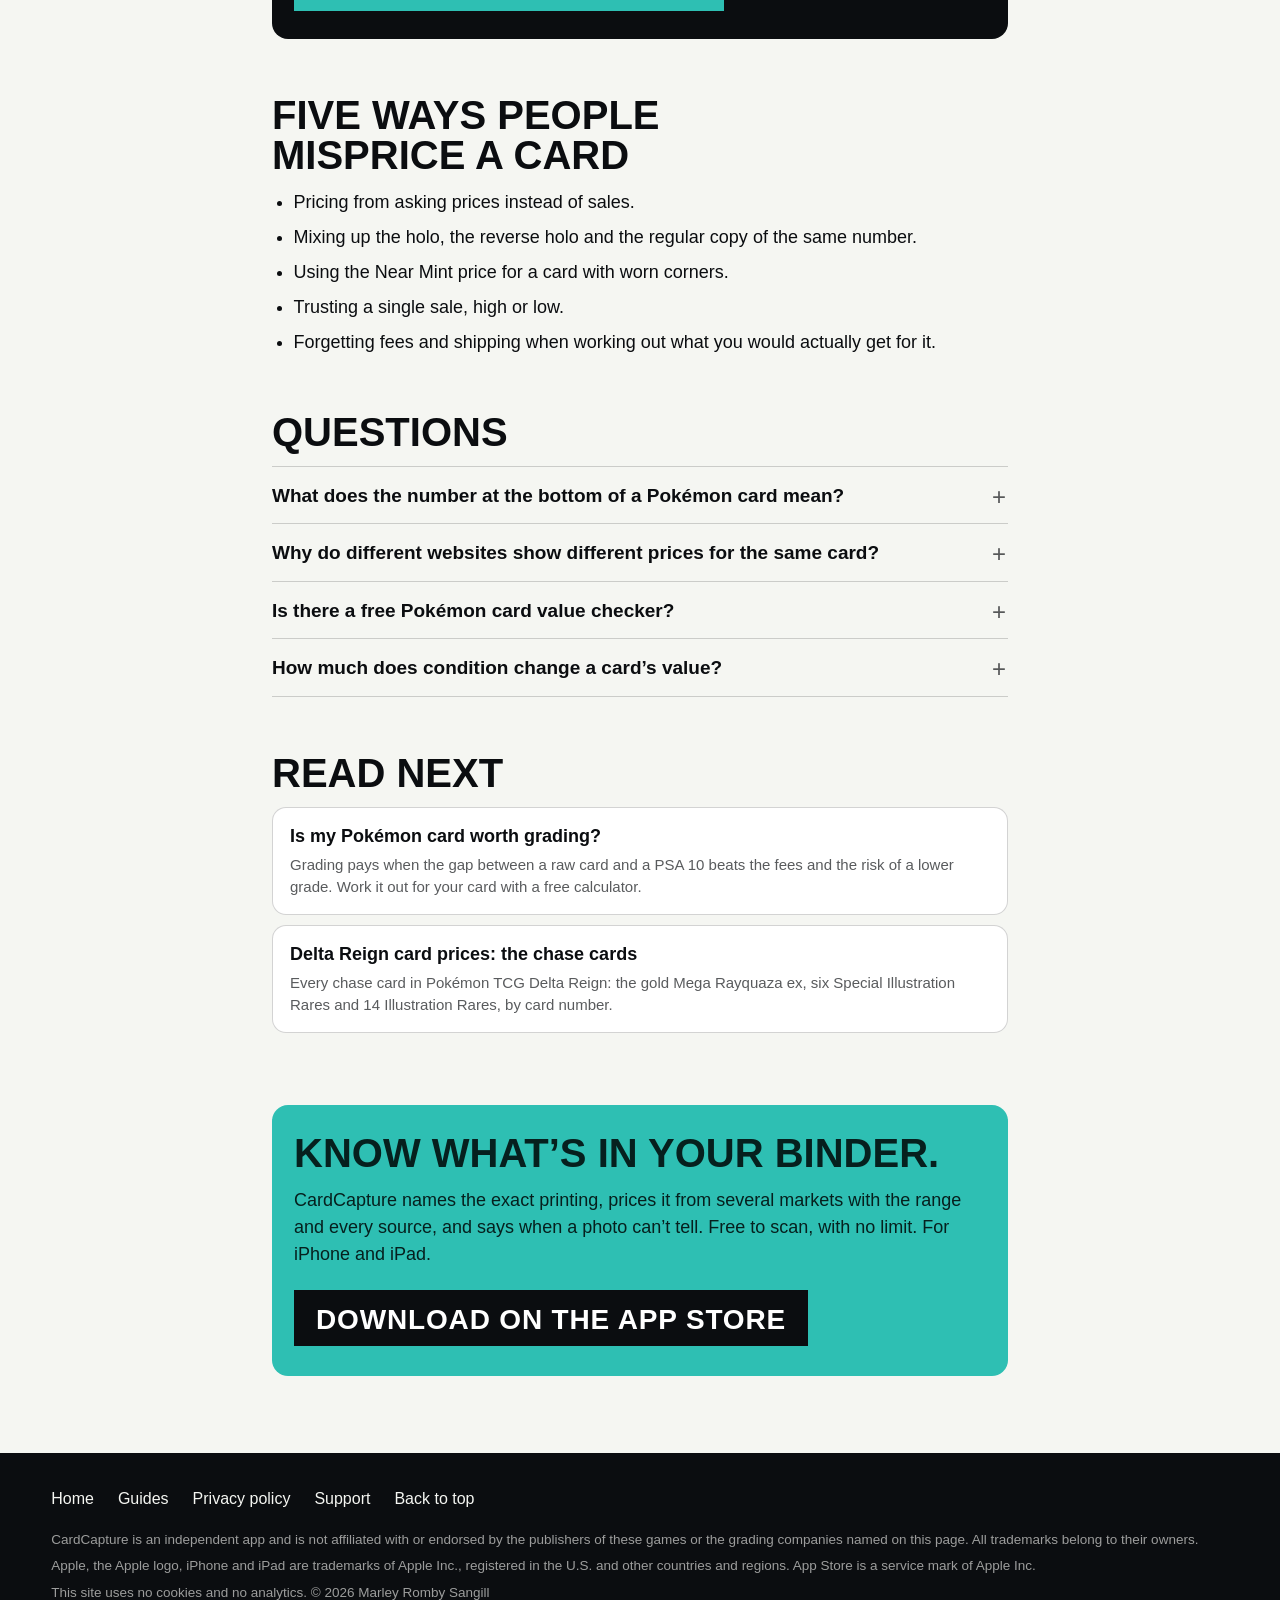
<file: guides/pokemon-card-value-checker/index.html>
<!doctype html>
<html lang="en">
<head>
  <meta charset="utf-8">
  <meta name="viewport" content="width=device-width, initial-scale=1, viewport-fit=cover">
  <title>Pokémon card value checker: price a card in 30 seconds</title>
  <meta name="description" content="How to find what a Pokémon card is worth: read the exact printing, judge the condition honestly, and use sold prices, not asking prices. Or scan it.">
  <meta name="theme-color" content="#2EBFB3">
  <link rel="canonical" href="https://cardcaptureapp.site/guides/pokemon-card-value-checker/">
  <meta property="og:type" content="article">
  <meta property="og:site_name" content="CardCapture">
  <meta property="og:title" content="Pokémon card value checker: how to price a card in 30 seconds">
  <meta property="og:description" content="How to find what a Pokémon card is worth: read the exact printing, judge the condition honestly, and use sold prices, not asking prices. Or scan it.">
  <meta property="og:url" content="https://cardcaptureapp.site/guides/pokemon-card-value-checker/">
  <meta property="og:image" content="https://cardcaptureapp.site/assets/og-en.jpg">
  <meta property="og:image:width" content="1200">
  <meta property="og:image:height" content="630">
  <meta property="og:image:alt" content="CardCapture&#x27;s three cards in teal, white and pink, floating beside a phone showing the app.">
  <meta property="og:locale" content="en_US">
  <meta name="twitter:card" content="summary_large_image">
  <meta name="apple-itunes-app" content="app-id=6819230257">
  <link rel="icon" href="../../assets/icon-64.png" type="image/png">
  <link rel="apple-touch-icon" href="../../assets/icon-180.png">
  <link rel="stylesheet" href="../../assets/site.css">
  <link rel="stylesheet" href="../../assets/guide.css">
  <script type="application/ld+json">[{"@context": "https://schema.org", "@type": "BreadcrumbList", "itemListElement": [{"@type": "ListItem", "position": 1, "name": "CardCapture", "item": "https://cardcaptureapp.site/"}, {"@type": "ListItem", "position": 2, "name": "Guides", "item": "https://cardcaptureapp.site/guides/"}, {"@type": "ListItem", "position": 3, "name": "Pokémon card value checker", "item": "https://cardcaptureapp.site/guides/pokemon-card-value-checker/"}]}, {"@context": "https://schema.org", "@type": "Article", "@id": "https://cardcaptureapp.site/guides/pokemon-card-value-checker/#article", "headline": "Pokémon card value checker: how to price a card in 30 seconds", "description": "How to find what a Pokémon card is worth: read the exact printing, judge the condition honestly, and use sold prices, not asking prices. Or scan it.", "url": "https://cardcaptureapp.site/guides/pokemon-card-value-checker/", "mainEntityOfPage": "https://cardcaptureapp.site/guides/pokemon-card-value-checker/", "inLanguage": "en", "image": "https://cardcaptureapp.site/assets/og-en.jpg", "datePublished": "2026-11-11", "dateModified": "2026-11-11", "author": {"@type": "Organization", "name": "CardCapture", "url": "https://cardcaptureapp.site/", "logo": {"@type": "ImageObject", "url": "https://cardcaptureapp.site/assets/icon-180.png"}}, "publisher": {"@type": "Organization", "name": "CardCapture", "url": "https://cardcaptureapp.site/", "logo": {"@type": "ImageObject", "url": "https://cardcaptureapp.site/assets/icon-180.png"}}, "about": {"@type": "MobileApplication", "@id": "https://cardcaptureapp.site/#app", "name": "CardCapture"}}, {"@context": "https://schema.org", "@type": "FAQPage", "inLanguage": "en", "mainEntity": [{"@type": "Question", "name": "What does the number at the bottom of a Pokémon card mean?", "acceptedAnswer": {"@type": "Answer", "text": "It is the card’s number in its set, over the size of the main set. 045/103 is card 45 of a 103-card set. When the first number is bigger than the second, as in 138/103, the card is a secret rare, printed beyond the main set and usually much harder to pull."}}, {"@type": "Question", "name": "Why do different websites show different prices for the same card?", "acceptedAnswer": {"@type": "Answer", "text": "Because they look at different markets, at different times, and some show asking prices rather than sales. A card has no single true price. A careful answer combines several markets and shows the range they fall in, which is what CardCapture does."}}, {"@type": "Question", "name": "Is there a free Pokémon card value checker?", "acceptedAnswer": {"@type": "Answer", "text": "Yes. Scanning in CardCapture is free with no limit: each scan names the exact printing and gives a price with its range and sources. It is an iPhone and iPad app (iOS 17 or later)."}}, {"@type": "Question", "name": "How much does condition change a card’s value?", "acceptedAnswer": {"@type": "Answer", "text": "It depends on the card, so check rather than guess. Ungraded prices usually assume Near Mint, and a played copy sells for less. In CardCapture you can change the condition on a card and watch the price follow."}}]}]</script>
</head>
<body class="guide" data-bg="paper">
  <a class="skip" href="#main">Skip to content</a>

  <header class="bar" id="top">
    <a class="brand" href="../../" aria-label="CardCapture home"><img src="../../assets/icon-64.png" alt="" width="30" height="30"><span>CardCapture</span></a>
    <a class="lang" href="../../guides/">Guides</a>
    <a class="get" href="https://apps.apple.com/app/id6819230257">Get the app</a>
  </header>

  <main id="main" class="article">
    <nav class="crumbs" aria-label="Breadcrumb"><a href="../../">CardCapture</a><span aria-hidden="true">/</span><a href="../../guides/">Guides</a><span aria-hidden="true">/</span><span aria-current="page">Pokémon card value checker</span></nav>
    <h1>Pokémon card value checker: how to price a card in 30 seconds</h1>
    <p class="lede">What a Pokémon card is worth comes down to three things: which exact printing it is, what condition it is in, and what copies like it have actually sold for. Get those three right and the number follows.</p>
    <p class="meta">Updated 11 November 2026 · Prices from the CardCapture app</p>
    <section class="answer" aria-labelledby="short">
  <h2 id="short">The short version</h2>
  <ol>
    <li><strong>Read the bottom of the card:</strong> the set symbol and the number, like 138/103.</li>
    <li><strong>Note the finish:</strong> regular, holo, reverse holo or a full-art rare. Each is priced on its own.</li>
    <li><strong>Judge the condition honestly,</strong> from Near Mint down to Damaged.</li>
    <li><strong>Look at what that exact card sold for,</strong> not what sellers are asking.</li>
    <li><strong>Take the middle of the range,</strong> not the best sale you can find.</li>
  </ol>
  <p>Once you know where to look, that is a half-minute job. The rest of this page explains each step, and the mistakes that make people overprice or underprice their cards.</p>
</section>

<h2>1. Find the exact printing</h2>
<p>The same Pokémon has been printed hundreds of times, and two cards with the same name and the same picture can be worth very different amounts. What tells them apart is printed along the bottom of the card:</p>
<ul class="dots">
  <li><strong>The card number.</strong> 045/103 means card 45 of a 103-card set. If the first number is bigger than the second, like 138/103, it is a secret rare: printed beyond the main set and harder to pull.</li>
  <li><strong>The set symbol</strong> beside the number names the expansion. Older cards have it on the right of the artwork instead.</li>
  <li><strong>The language.</strong> English and Japanese printings are separate cards with separate prices.</li>
  <li><strong>Stamps.</strong> A 1st Edition stamp on an older card, or a promo or prerelease stamp, makes it a different card again.</li>
</ul>
<p>Then look at the finish. A holo, a reverse holo (the shine is on the card around the picture, not in it) and a non-holo copy of the same number are three different things to a buyer.</p>

<h2>2. Be honest about condition</h2>
<p>Hold the card under a bright light and tilt it. Check the four corners and edges on the back for white chips, the surface for scratches and dents, and whether the border is even on all sides. Ungraded cards are sold by condition, usually:</p>
<p class="scale"><span>Near Mint</span><span>Lightly Played</span><span>Moderately Played</span><span>Heavily Played</span><span>Damaged</span></p>
<p>Most ungraded price lists assume Near Mint. If your copy has visible wear, its price is lower; how much lower depends on the card. The most common pricing mistake is treating a played card as a Near Mint one.</p>

<h2>3. Use sold prices, not asking prices</h2>
<p>A listing is what someone hopes to get. A sale is what someone paid. Look at several recent sales of the same printing in the same condition. One very high sale is not the value of the card, and neither is one very low one.</p>

<h2>4. Read a range, not a number</h2>
<p>Markets disagree, and they move. A new set swings most in its first weeks, as more boxes are opened and early sales settle (see <a href="../delta-reign-chase-cards/">the Delta Reign chase cards</a> for a set in exactly that phase). When the sources disagree, the honest answer is a range with a middle, and that middle is a fair price to work from.</p>

<h2>5. Graded cards are priced by grade</h2>
<p>A card in a grading company’s slab is priced by its grade, not its condition, and the gap between grades can be large. If you are wondering whether to send a card in, start with <a href="../is-my-pokemon-card-worth-grading/">is my Pokémon card worth grading?</a></p>

<section class="app" aria-labelledby="app-title">
  <h2 id="app-title">Or point your phone at it</h2>
  <p>CardCapture does those steps for you. Point the camera at the card and it captures by itself when the card is sharp and still. It names the exact printing, then gives one price combined from several markets, with the range when they disagree and every source one tap away. Change the condition and watch the price follow.</p>
  <ul class="dots">
    <li>Scanning is free, with no limit.</li>
    <li>Prices for Pokémon (English and Japanese), Magic: The Gathering and Yu-Gi-Oh!.</li>
    <li>Cards are recognized on your phone. English Pokémon cards are recognized with no connection; prices need one.</li>
    <li>Slabs from the main grading companies are read from the label: grader, grade and certificate number.</li>
  </ul>
  <figure><img src="../../assets/shot-en-condition.webp" alt="CardCapture&#x27;s Condition screen: corners and edges read as excellent, centering and surface ask for a better photo." width="660" height="1435" loading="lazy" decoding="async"><figcaption>Condition in CardCapture: what it could measure, and what it needs a better photo for.</figcaption></figure>
  <div class="cta-row"><a class="store" href="https://apps.apple.com/app/id6819230257"><span>Download on the App Store</span></a></div>
</section>

<h2>Five ways people misprice a card</h2>
<ul class="dots">
  <li>Pricing from asking prices instead of sales.</li>
  <li>Mixing up the holo, the reverse holo and the regular copy of the same number.</li>
  <li>Using the Near Mint price for a card with worn corners.</li>
  <li>Trusting a single sale, high or low.</li>
  <li>Forgetting fees and shipping when working out what you would actually get for it.</li>
</ul>

    <section class="guide-faq" aria-labelledby="faq-title"><h2 id="faq-title">Questions</h2><details><summary>What does the number at the bottom of a Pokémon card mean?</summary><p>It is the card’s number in its set, over the size of the main set. 045/103 is card 45 of a 103-card set. When the first number is bigger than the second, as in 138/103, the card is a secret rare, printed beyond the main set and usually much harder to pull.</p></details><details><summary>Why do different websites show different prices for the same card?</summary><p>Because they look at different markets, at different times, and some show asking prices rather than sales. A card has no single true price. A careful answer combines several markets and shows the range they fall in, which is what CardCapture does.</p></details><details><summary>Is there a free Pokémon card value checker?</summary><p>Yes. Scanning in CardCapture is free with no limit: each scan names the exact printing and gives a price with its range and sources. It is an iPhone and iPad app (iOS 17 or later).</p></details><details><summary>How much does condition change a card’s value?</summary><p>It depends on the card, so check rather than guess. Ungraded prices usually assume Near Mint, and a played copy sells for less. In CardCapture you can change the condition on a card and watch the price follow.</p></details></section>
    <section class="related" aria-labelledby="related-title"><h2 id="related-title">Read next</h2><ul><li><a href="../is-my-pokemon-card-worth-grading/"><strong>Is my Pokémon card worth grading?</strong><span>Grading pays when the gap between a raw card and a PSA 10 beats the fees and the risk of a lower grade. Work it out for your card with a free calculator.</span></a></li><li><a href="../delta-reign-chase-cards/"><strong>Delta Reign card prices: the chase cards</strong><span>Every chase card in Pokémon TCG Delta Reign: the gold Mega Rayquaza ex, six Special Illustration Rares and 14 Illustration Rares, by card number.</span></a></li></ul></section>
    <section class="closing" aria-labelledby="closing-title">
      <h2 id="closing-title">Know what’s in your binder.</h2>
      <p>CardCapture names the exact printing, prices it from several markets with the range and every source, and says when a photo can’t tell. Free to scan, with no limit. For iPhone and iPad.</p>
      <div class="cta-row"><a class="store" href="https://apps.apple.com/app/id6819230257"><span>Download on the App Store</span></a></div>
    </section>
  </main>

  <footer class="foot">
    <nav aria-label="CardCapture">
      <a href="../../">Home</a>
      <a href="../../guides/">Guides</a>
      <a href="../../privacy/">Privacy policy</a>
      <a href="../../support/">Support</a>
      <a href="#top">Back to top</a>
    </nav>
    <p>CardCapture is an independent app and is not affiliated with or endorsed by the publishers of these games or the grading companies named on this page. All trademarks belong to their owners.</p>
    <p>Apple, the Apple logo, iPhone and iPad are trademarks of Apple Inc., registered in the U.S. and other countries and regions. App Store is a service mark of Apple Inc.</p>
    <p>This site uses no cookies and no analytics. © 2026 Marley Romby Sangill</p>
  </footer>
</body>
</html>
</file>
<file: assets/site.css>
/* CardCapture's site. One card travels down the page and the page changes colour around it:
   the three colours are the three cards in the app icon. No web fonts and no outside requests. */

:root {
  --teal: #2EBFB3; --paper: #F5F6F2; --pink: #F34799; --ink: #0B0D10; --good: #1E9E63; --bad: #C92A2A;
  --display: "DIN Condensed", "DINCondensed-Bold", "Avenir Next Condensed", "Arial Narrow", Impact, sans-serif;
  --body: -apple-system, BlinkMacSystemFont, "SF Pro Text", "Segoe UI", Roboto, "Helvetica Neue", sans-serif;
  --gutter: clamp(20px, 4vw, 64px);
  --bg: var(--teal); --fg: #06201E; --soft: rgba(6, 32, 30, .78); --line: rgba(6, 32, 30, .28);
  --ease: cubic-bezier(.2, .75, .2, 1);
}
body[data-bg="paper"] { --bg: var(--paper); --fg: #0B0D10; --soft: rgba(11, 13, 16, .68); --line: rgba(11, 13, 16, .18); }
body[data-bg="pink"] { --bg: var(--pink); --fg: #1C0512; --soft: rgba(28, 5, 18, .82); --line: rgba(28, 5, 18, .3); }
body[data-bg="ink"] { --bg: var(--ink); --fg: #F5F6F2; --soft: rgba(245, 246, 242, .68); --line: rgba(245, 246, 242, .2); }

*, *::before, *::after { box-sizing: border-box; }
html { -webkit-text-size-adjust: 100%; overflow-x: clip; }
body { margin: 0; background: var(--bg); color: var(--fg); font: 18px/1.5 var(--body); -webkit-font-smoothing: antialiased; overflow-x: clip; transition: background-color .55s ease, color .55s ease; }
h1, h2, h3, p, ul, figure { margin: 0; padding: 0; }
ul { list-style: none; }
img, canvas, svg { display: block; max-width: 100%; }
a { color: inherit; }
button { font: inherit; color: inherit; background: none; border: 0; padding: 0; cursor: pointer; }
:focus-visible { outline: 3px solid currentColor; outline-offset: 3px; }
.skip { position: absolute; left: 12px; top: -60px; z-index: 90; padding: 10px 16px; background: #fff; color: #000; }
.skip:focus { top: 12px; }

/* ---------- bar ---------- */
.bar { position: absolute; inset: 0 0 auto; z-index: 60; display: flex; align-items: center; gap: 24px; padding: 18px var(--gutter); }
.brand { display: inline-flex; align-items: center; gap: 9px; font-weight: 700; letter-spacing: -.01em; text-decoration: none; margin-right: auto; }
.brand img { border-radius: 7px; }
.lang { font-size: 15px; text-decoration: none; }
.get { font: 700 20px/1 var(--display); letter-spacing: .03em; text-transform: uppercase; text-decoration: none; background: var(--ink); color: #fff; padding: 11px 15px 8px; }

/* ---------- type ---------- */
.poster, .big, .num, .scores strong, .plan-price, .pro-prices strong, .tally strong, .game-names { font-family: var(--display); font-weight: 700; text-transform: uppercase; }
.poster { font-size: min(24.5vh, 17.5vw); line-height: .84; letter-spacing: -.005em; }
.poster .line { display: block; white-space: nowrap; }
html[lang="da"] .hero .poster { font-size: min(24.5vh, 13vw); }
.big { font-size: clamp(64px, 9.6vw, 164px); line-height: .88; letter-spacing: -.005em; text-wrap: balance; }
.lead { font-size: clamp(19px, 1.55vw, 23px); line-height: 1.42; max-width: 31em; text-wrap: pretty; }
.lead.small { font-size: 18px; }
.fine { font-size: 14px; line-height: 1.45; color: var(--soft); max-width: 46em; }

/* ---------- controls: printed on the page rather than floating above it ---------- */
.act { font: 700 24px/1 var(--display); letter-spacing: .03em; text-transform: uppercase; padding: 15px 20px 11px; background: var(--ink); color: #fff; transition: transform .15s var(--ease); }
.act:hover { transform: translateY(-2px); }
.act.ghost { background: none; color: var(--fg); box-shadow: inset 0 0 0 2px var(--fg); }
.acts { display: flex; flex-wrap: wrap; gap: 10px; }
.seg { display: flex; flex-wrap: wrap; gap: 4px; }
.seg button { font: 700 22px/1 var(--display); letter-spacing: .03em; text-transform: uppercase; padding: 12px 14px 8px; box-shadow: inset 0 0 0 2px var(--fg); transition: background-color .15s, color .15s; }
.seg button[aria-pressed="true"] { background: var(--fg); color: var(--bg); }
.seg-group p { font-size: 15px; margin-bottom: 8px; color: var(--soft); }
.store { display: inline-block; font: 700 clamp(26px, 2.4vw, 34px)/1 var(--display); letter-spacing: .03em; text-transform: uppercase; text-decoration: none; background: var(--ink); color: #fff; padding: 20px 28px 15px; transition: transform .15s var(--ease); }
.store:hover { transform: translateY(-3px); }
.badge { display: inline-block; line-height: 0; }

/* ---------- the travelling card ---------- */
.flyer { position: fixed; left: 0; top: 0; z-index: 30; width: 460px; height: 642.5px; transform-origin: 0 0; pointer-events: none; will-change: transform; display: none; }
.fly .flyer { display: block; visibility: hidden; }
.flyer canvas { position: absolute; inset: 0; width: 100%; height: 100%; will-change: transform; }
.flyer-shadow { position: absolute; inset: 4% 4% -2%; border-radius: 26px; background: rgba(0, 0, 0, .55); filter: blur(34px); will-change: transform, opacity; }
.flyer.tucked { visibility: hidden; }
.slot { aspect-ratio: 63 / 88; width: 100%; }
.slot img { width: 100%; height: 100%; border-radius: 3.6% / 2.6%; }
.fly .slot img { visibility: hidden; }

.ch { padding: clamp(90px, 13vw, 200px) var(--gutter) 0; max-width: 1760px; margin-inline: auto; position: relative; }

/* ---------- hero ---------- */
.ch.hero { min-height: 100svh; padding-top: clamp(84px, 11vh, 120px); padding-bottom: 28px; display: flex; flex-direction: column; justify-content: space-between; gap: 24px; }
.hero-slot { position: absolute; right: calc(var(--gutter) + 3vw); top: 50%; width: min(51vh, 33vw); transform: translateY(-53%); }
.hero-foot { display: flex; justify-content: space-between; align-items: flex-end; gap: 32px; }
.tagline { font-size: clamp(20px, 1.7vw, 25px); font-weight: 600; letter-spacing: -.01em; margin-bottom: 16px; max-width: 24em; }
.hero-pitch .fine { margin-top: 12px; }
.hero-try { max-width: 21em; text-align: right; font-size: 15px; line-height: 1.4; color: var(--soft); }
.hero-try p + p { margin-top: 6px; font-weight: 600; color: var(--fg); }
.hero-try .act { margin-top: 10px; font-size: 20px; }
.only-pointer { display: none; }
@media (hover: hover) and (pointer: fine) { .only-pointer { display: block; } }

/* ---------- scan ---------- */
.ch.scan { display: grid; grid-template-columns: minmax(0, 1fr) auto; gap: clamp(32px, 6vw, 120px); align-items: center; }
.col-text > * + * { margin-top: clamp(18px, 2vw, 28px); }
.honest { font: 700 clamp(34px, 3.6vw, 56px)/.98 var(--display); text-transform: uppercase; letter-spacing: 0; max-width: 16em; }
.phone { width: clamp(288px, 25vw, 372px); padding: 10px; background: #050607; border-radius: 52px; box-shadow: 0 0 0 1.5px #3a3f46 inset, 0 44px 70px -30px rgba(0, 0, 0, .6); }
.screen { position: relative; aspect-ratio: 9 / 19.3; border-radius: 42px; overflow: hidden; background: #0b0d10; color: #f2f5f8; }
.cam { position: absolute; inset: 0; background: radial-gradient(110% 70% at 50% 42%, #3b3f42, #17191b 72%); }
.status-bar { position: absolute; left: 0; right: 0; top: 0; padding: 15px 30px; font-size: 14px; font-weight: 600; }
.finder { position: absolute; left: 13%; right: 13%; top: 13%; }
.br { position: absolute; z-index: 35; width: 30px; height: 30px; border: 3px solid #fff; transition: inset .6s var(--ease), border-color .3s; }
.br.tl { left: -9%; top: -6%; border-right: 0; border-bottom: 0; border-top-left-radius: 10px; }
.br.tr { right: -9%; top: -6%; border-left: 0; border-bottom: 0; border-top-right-radius: 10px; }
.br.bl { left: -9%; bottom: -6%; border-right: 0; border-top: 0; border-bottom-left-radius: 10px; }
.br.br2 { right: -9%; bottom: -6%; border-left: 0; border-top: 0; border-bottom-right-radius: 10px; }
.phone[data-phase="hold"] .br, .phone[data-phase="done"] .br { border-color: var(--teal); }
.phone[data-phase="hold"] .tl, .phone[data-phase="done"] .tl { left: -2%; top: -1.4%; }
.phone[data-phase="hold"] .tr, .phone[data-phase="done"] .tr { right: -2%; top: -1.4%; }
.phone[data-phase="hold"] .bl, .phone[data-phase="done"] .bl { left: -2%; bottom: -1.4%; }
.phone[data-phase="hold"] .br2, .phone[data-phase="done"] .br2 { right: -2%; bottom: -1.4%; }
.phone[data-phase="glare"] .br { border-color: #F1B449; }
.sweep { position: absolute; z-index: 34; left: 0; right: 0; top: 0; height: 22%; opacity: 0; background: linear-gradient(180deg, transparent, rgba(46, 191, 179, .55)); }
.phone[data-phase="hold"] .sweep { animation: sweep 1s ease-in-out both; }
@keyframes sweep { 0% { opacity: 0; transform: translateY(0); } 15% { opacity: 1; } 100% { opacity: 0; transform: translateY(360%); } }
.pill { position: absolute; z-index: 35; left: 50%; bottom: 23%; transform: translateX(-50%); white-space: nowrap; font-size: 13.5px; font-weight: 600; padding: 7px 13px; border-radius: 99px; background: rgba(0, 0, 0, .62); }
.phone[data-phase="glare"] .pill { background: #F1B449; color: #1b1200; white-space: normal; width: 82%; text-align: center; border-radius: 14px; }
.modes { position: absolute; left: 0; right: 0; bottom: 14.5%; display: flex; justify-content: center; gap: 16px; font-size: 13px; font-weight: 600; color: rgba(255, 255, 255, .62); }
.modes .on { color: var(--teal); }
.shutter { position: absolute; left: 50%; bottom: 4%; width: 58px; height: 58px; margin-left: -29px; border-radius: 50%; border: 4px solid #fff; box-shadow: inset 0 0 0 3px #17191b, inset 0 0 0 40px #fff; }
.flash { position: absolute; z-index: 36; inset: 0; background: #fff; opacity: 0; pointer-events: none; }
.phone.shot .flash { animation: flash .4s ease-out; }
@keyframes flash { 0% { opacity: .95; } 100% { opacity: 0; } }
.sheet { position: absolute; z-index: 37; left: 0; right: 0; bottom: 0; top: 7%; padding: 12px 14px 14px; background: #0B0D10; border-radius: 26px 26px 0 0; display: flex; flex-direction: column; gap: 8px; transform: translateY(102%); transition: transform .5s var(--ease); font-size: 14px; }
.phone[data-phase="done"] .sheet { transform: none; }
.sheet small { display: block; font-size: 11.5px; color: #9ca5b0; line-height: 1.3; }
.sheet-head { display: flex; justify-content: center; position: relative; padding: 6px 0 8px; font-size: 15px; }
.sheet-head span { position: absolute; right: 0; top: 5px; color: var(--teal); font-size: 14px; }
.block { padding: 11px 12px; border-radius: 14px; background: #16191d; }
.block strong { font-size: 15px; }
.who { display: flex; align-items: center; gap: 10px; }
.who img { width: 46px; height: auto; border-radius: 3px; flex: none; }
.who > div:nth-child(2) { flex: 1; min-width: 0; }
.who strong { font-size: 18px; letter-spacing: -.01em; }
.chips { display: flex; gap: 5px; margin-top: 5px; }
.chips span, .chip { font-size: 10.5px; font-weight: 600; padding: 3px 6px; border-radius: 6px; background: rgba(255, 255, 255, .09); color: #c9d0d8; }
.ring { display: grid; justify-items: center; gap: 3px; color: #4cc98a; }
.ring svg { box-sizing: content-box; padding: 7px; border: 2px solid; border-radius: 50%; }
.amt { display: flex; align-items: center; gap: 8px; margin: 3px 0 1px; }
.amt strong { font-size: 32px; font-weight: 700; letter-spacing: -.02em; }
.sheet .src { margin-top: 6px; }
.sheet .src i { display: inline-block; width: 6px; height: 6px; margin-right: 5px; border-radius: 50%; background: var(--pink); vertical-align: 1px; }
.sheet .src b { color: #f2f5f8; font-weight: 600; margin-right: 3px; }
.block.ok { background: rgba(76, 201, 138, .1); box-shadow: inset 0 0 0 1px rgba(76, 201, 138, .4); }
.add { margin-top: auto; padding: 13px; text-align: center; border-radius: 99px; background: var(--teal); color: #04201e; font-weight: 700; }

/* ---------- price ---------- */
.price-stage { display: flex; align-items: flex-end; gap: clamp(24px, 4vw, 80px); margin-top: clamp(28px, 4vw, 60px); }
.price-card { flex: 0 0 clamp(120px, 17vw, 270px); }
.price-read { min-width: 0; flex: 1; }
.kind { font: 700 clamp(24px, 2.4vw, 38px)/1 var(--display); text-transform: uppercase; letter-spacing: .02em; }
.num { font-size: clamp(120px, 27vw, 500px); line-height: .8; font-variant-numeric: tabular-nums; margin-top: .14em; white-space: nowrap; }
.ruler { margin-top: clamp(34px, 4vw, 60px); padding-top: 92px; }
.axis { position: relative; height: 3px; background: var(--fg); }
.axis i { position: absolute; transition: left .5s var(--ease), width .5s var(--ease), opacity .3s; }
.band { top: -10px; height: 23px; background: var(--teal); }
.mark { top: -24px; width: 4px; height: 51px; margin-left: -2px; background: var(--pink); }
.axis .src { bottom: -8px; width: 2px; height: 34px; margin-left: -1px; background: var(--fg); }
.axis .s1 { height: 56px; }
.axis .s2 { height: 78px; }
.axis .src b { position: absolute; top: -3px; right: 7px; font: 600 14px/1 var(--body); white-space: nowrap; }
.ends { display: flex; justify-content: space-between; margin-top: 18px; font-size: 16px; font-weight: 600; font-variant-numeric: tabular-nums; }
.price-controls { display: flex; flex-wrap: wrap; gap: 20px 44px; margin-top: 30px; }
.two { display: grid; grid-template-columns: 1fr 1fr; gap: 24px clamp(24px, 6vw, 100px); margin-top: clamp(28px, 3.4vw, 52px); }
.two h3 { font: 700 28px/1 var(--display); text-transform: uppercase; letter-spacing: .02em; margin-bottom: 8px; }

/* ---------- check ---------- */
.ch.check { display: grid; grid-template-columns: minmax(0, .9fr) minmax(0, 1fr); gap: clamp(32px, 6vw, 110px); align-items: center; }
.check-card { position: relative; width: min(100%, 500px); margin-inline: auto; touch-action: pan-y; }
.loupe { position: absolute; z-index: 35; left: 0; top: 0; width: clamp(150px, 15vw, 236px); aspect-ratio: 1; margin: calc(clamp(150px, 15vw, 236px) / -2) 0 0 calc(clamp(150px, 15vw, 236px) / -2); border-radius: 50%; touch-action: none; cursor: grab; box-shadow: 0 0 0 7px #0B0D10, 0 0 0 9px rgba(255, 255, 255, .35), 0 26px 40px -10px rgba(0, 0, 0, .55); background: #eee; }
.loupe:active { cursor: grabbing; }
.loupe canvas { width: 100%; height: 100%; border-radius: 50%; }
.grip { position: absolute; left: 86%; top: 86%; width: 84px; height: 17px; border-radius: 3px 9px 9px 3px; background: #0B0D10; transform-origin: 0 50%; transform: rotate(45deg); }
.verdict strong { display: block; font: 700 clamp(38px, 4.4vw, 72px)/.96 var(--display); text-transform: uppercase; }
.verdict span { display: block; margin-top: 4px; font-weight: 600; }
.rows li { padding: 12px 0 12px 30px; border-top: 2px solid var(--line); position: relative; }
.rows strong { display: block; font-size: 18px; }
.rows span { display: block; font-size: 16px; line-height: 1.38; color: var(--soft); }
.rows li::before { content: ""; position: absolute; left: 2px; top: 19px; width: 15px; height: 15px; border-radius: 50%; background: var(--fg); }
.rows li[data-state="bad"]::before { border-radius: 2px; transform: rotate(45deg); background: #fff; box-shadow: 0 0 0 2px var(--fg); }

/* ---------- grade ---------- */
.ch.grade { display: grid; grid-template-columns: minmax(0, 1fr) clamp(250px, 24vw, 380px) minmax(0, 1fr); gap: clamp(28px, 4vw, 72px); align-items: center; padding-bottom: 20px; }
.ch.grade .big { font-size: clamp(60px, 6.6vw, 120px); }
.slab { padding: 12px; border-radius: 12px; background: rgba(255, 255, 255, .07); box-shadow: inset 0 0 0 1.5px rgba(255, 255, 255, .3), 0 40px 60px -30px #000; }
.slab-label { display: flex; align-items: center; justify-content: space-between; gap: 10px; padding: 10px 12px; background: #F5F6F2; color: #0B0D10; border-radius: 4px; }
.slab-label small { display: block; font-size: 10.5px; line-height: 1.2; font-weight: 600; }
.slab-label b { display: block; font-size: 16px; line-height: 1.25; }
.slab-label strong { font: 700 56px/.86 var(--display); padding-top: 6px; }
.slab-well { position: relative; margin-top: 34px; padding: 0 6px 12px; }
.rule { position: absolute; z-index: 35; font: 700 18px/1 var(--display); color: var(--teal); font-variant-numeric: tabular-nums; }
.rule-x { left: 6px; right: 6px; top: -26px; display: flex; justify-content: space-between; padding-bottom: 5px; border-bottom: 1.5px solid var(--teal); }
.rule-x i { position: absolute; bottom: -5px; width: 2px; height: 9px; margin-left: -1px; background: var(--teal); }
.scores { display: flex; gap: clamp(24px, 3vw, 54px); }
.scores small { display: block; font-size: 16px; font-weight: 600; }
.scores strong { display: block; font-size: clamp(100px, 11vw, 200px); line-height: .84; font-variant-numeric: tabular-nums; margin-top: 8px; }
.held { margin-top: 14px; font-size: 18px; }
.held b { color: var(--teal); }
.slider { display: block; margin-top: 20px; font-weight: 600; font-size: 17px; }
.slider span { display: flex; justify-content: space-between; }
.slider output { font-variant-numeric: tabular-nums; color: var(--soft); }
.slider input { width: 100%; height: 34px; margin: 3px 0 0; accent-color: var(--teal); }
.grade-read .fine { margin-top: 18px; }

/* ---------- binder ---------- */
.ch.binder { display: grid; grid-template-columns: minmax(0, 1fr) minmax(0, 1.08fr); gap: clamp(32px, 6vw, 100px); align-items: center; }
.tally { display: flex; align-items: flex-end; gap: 26px; }
.tally small { display: block; font-size: 16px; font-weight: 600; }
.tally strong { display: block; font-size: clamp(80px, 8.4vw, 150px); line-height: .84; font-variant-numeric: tabular-nums; margin-top: 18px; }
.tally p { font-size: 17px; line-height: 1.3; font-weight: 600; padding-bottom: 8px; }
.page-sheet { position: relative; padding: clamp(12px, 1.7vw, 26px); background: #E4E6E2; border-radius: 8px; box-shadow: inset 0 0 0 1px rgba(0, 0, 0, .1), 0 36px 50px -32px rgba(0, 0, 0, .55); }
.pockets { display: grid; grid-template-columns: repeat(3, 1fr); gap: clamp(8px, 1.1vw, 18px); }
.pocket { position: relative; padding: 3.5%; background: linear-gradient(118deg, rgba(255, 255, 255, .85), rgba(255, 255, 255, .25) 40%, rgba(255, 255, 255, .55)); box-shadow: inset 0 0 0 1px rgba(0, 0, 0, .12); border-radius: 3px; }
.pocket > img { width: 100%; height: auto; border-radius: 3.6% / 2.6%; }
.tag { position: absolute; z-index: 35; left: 50%; bottom: 7%; transform: translate(-50%, 8px); opacity: 0; font: 700 clamp(18px, 1.8vw, 28px)/1 var(--display); padding: 6px 9px 3px; background: #0B0D10; color: #fff; white-space: nowrap; font-variant-numeric: tabular-nums; transition: opacity .25s, transform .25s var(--ease); }
.pocket[data-flag] .tag { background: #F1B449; color: #1b1200; }
.pocket.read .tag { opacity: 1; transform: translate(-50%, 0); }
.page-flash { position: absolute; inset: 0; background: #fff; opacity: 0; pointer-events: none; z-index: 36; }
.page-sheet.shot .page-flash { animation: flash .45s ease-out; }

/* ---------- the film ---------- */
.ch.film { display: grid; grid-template-columns: minmax(0, 1fr) auto; gap: clamp(32px, 6vw, 120px); align-items: center; padding-bottom: clamp(60px, 8vw, 120px); }
.film-frame { position: relative; width: min(38vh, 82vw, 440px); min-width: 250px; aspect-ratio: 9 / 16; background: #000; box-shadow: 0 0 0 1.5px rgba(255, 255, 255, .22), 0 60px 90px -40px #000; }
.film-frame video { width: 100%; height: 100%; object-fit: cover; display: block; }
.film-play { position: absolute; inset: 0; width: 100%; display: flex; flex-direction: column; align-items: center; justify-content: center; gap: 18px; color: #fff; background: linear-gradient(180deg, rgba(0, 0, 0, .05), rgba(0, 0, 0, .45)); }
.film-play i { width: 96px; height: 96px; border-radius: 50%; background: var(--paper); position: relative; transition: transform .2s var(--ease); }
.film-play i::after { content: ""; position: absolute; left: 39px; top: 30px; border-style: solid; border-width: 18px 0 18px 28px; border-color: transparent transparent transparent #0B0D10; }
.film-play:hover i { transform: scale(1.08); }
.film-play span { font: 700 26px/1 var(--display); letter-spacing: .04em; text-transform: uppercase; }
.film-frame.playing .film-play { display: none; }

/* ---------- the rest ---------- */
.also-list { margin-top: clamp(28px, 4vw, 60px); }
.also-list li { display: grid; grid-template-columns: minmax(0, 1fr) minmax(0, 1fr); gap: 8px 40px; padding: 18px 0 16px; border-top: 2px solid var(--line); align-items: baseline; }
.also-list h3 { font: 700 clamp(34px, 3.8vw, 62px)/1 var(--display); text-transform: uppercase; }
.also-list p { font-size: clamp(17px, 1.3vw, 20px); line-height: 1.42; color: var(--soft); }
.ch.screens { max-width: none; padding-inline: 0; }
.ch.screens > .big, .ch.screens > .lead { margin-inline: var(--gutter); }
.ch.screens > .lead { margin-top: 18px; }
.shots { display: flex; gap: clamp(14px, 1.8vw, 28px); margin-top: clamp(28px, 4vw, 52px); padding: 4px var(--gutter) 24px; overflow-x: auto; scroll-snap-type: x proximity; scrollbar-width: none; }
.shots::-webkit-scrollbar { display: none; }
.shots li { flex: 0 0 clamp(216px, 20vw, 320px); scroll-snap-align: center; }
.shots img { width: 100%; height: auto; border-radius: 34px; box-shadow: 0 0 0 7px #050607, 0 0 0 8.5px #3a3f46; }
.shots p { margin-top: 20px; font-size: 16px; font-weight: 600; text-align: center; }
.game-names { margin-top: clamp(24px, 3vw, 44px); font-size: clamp(44px, 7vw, 124px); line-height: .96; }
.game-names li { display: inline-block; margin-right: .22em; }
.game-names li:not(:last-child)::after { content: " /"; color: var(--teal); }
.games .lead { margin-top: clamp(24px, 3vw, 44px); }
.games .fine { margin-top: 14px; }
.ch.pricing > .lead { margin-top: 16px; }
.plans { display: grid; grid-template-columns: 1fr 1fr; gap: 40px clamp(24px, 6vw, 100px); margin-top: clamp(32px, 4vw, 60px); }
.plan { border-top: 6px solid var(--fg); padding-top: 16px; }
.plan h3 { font: 700 32px/1 var(--display); text-transform: uppercase; letter-spacing: .02em; }
.plan-price { font-size: clamp(110px, 13vw, 220px); line-height: .84; margin-top: .18em; }
.pro-prices { margin-top: 12px; }
.pro-prices li { display: flex; align-items: baseline; gap: 12px; }
.pro-prices strong { font-size: clamp(54px, 5.6vw, 92px); line-height: 1.16; font-variant-numeric: tabular-nums; }
.pro-prices span { font-size: 17px; color: var(--soft); }
.trial { margin-top: 8px; font-weight: 700; }
.list { margin-top: 20px; }
.list li { padding: 7px 0; font-size: 17px; line-height: 1.38; border-top: 1px solid var(--line); }
.pricing > .fine { margin-top: 26px; }
.faq-list { margin-top: clamp(24px, 3vw, 44px); }
.faq details { border-top: 2px solid var(--line); }
.faq details:last-child { border-bottom: 2px solid var(--line); }
.faq summary { padding: 17px 0 13px; cursor: pointer; list-style: none; font: 700 clamp(28px, 2.7vw, 42px)/1.04 var(--display); text-transform: uppercase; }
.faq summary::-webkit-details-marker { display: none; }
.faq details p { padding: 0 0 22px; max-width: 40em; }
.ch.closing { max-width: none; padding-bottom: clamp(90px, 11vw, 160px); margin-top: clamp(70px, 9vw, 140px); }
.poster.small { font-size: clamp(84px, 17vw, 330px); line-height: .84; margin-bottom: clamp(26px, 3vw, 44px); text-wrap: balance; }
.closing .fine { margin-top: 12px; }
.qr-wrap { display: none; }
@media (hover: hover) and (pointer: fine) and (min-width: 900px) {
  .qr-wrap:has(.qr) { display: flex; align-items: center; gap: 16px; margin-top: 34px; }
  .qr { width: 104px; height: 104px; }
  .qr-wrap p { max-width: 14em; font-size: 15px; line-height: 1.35; font-weight: 600; }
}
.foot { padding: 34px var(--gutter) 46px; background: #0B0D10; color: rgba(245, 246, 242, .62); font-size: 13.5px; line-height: 1.55; }
.foot nav { display: flex; flex-wrap: wrap; gap: 8px 24px; margin-bottom: 18px; color: #F5F6F2; font-size: 16px; }
.foot nav a { text-decoration: none; }
.foot p + p { margin-top: 6px; }

/* ---------- narrow screens ---------- */
@media (max-width: 1040px) {
  .ch.grade { grid-template-columns: minmax(0, 1fr) minmax(0, 1fr); }
  .ch.grade .col-text { grid-column: 1 / -1; }
}
@media (max-width: 860px) {
  body { font-size: 17px; }
  .bar { padding-block: 14px; gap: 16px; }
  .ch { padding-top: 92px; }
  .poster { font-size: 25.5vw; }
  html[lang="da"] .hero .poster { font-size: 21.5vw; }
  .ch.hero { justify-content: flex-start; padding-top: 74px; }
  .hero-slot { position: static; width: min(66vw, 46vh); margin: -8vw auto 0; transform: none; }
  .hero-foot { flex-direction: column; align-items: flex-start; gap: 18px; }
  .hero-try { text-align: left; }
  .ch.scan, .ch.check, .ch.binder, .ch.film { grid-template-columns: minmax(0, 1fr); }
  .film-frame { margin-inline: auto; width: min(78vw, 400px); }
  .big, .ch.grade .big { font-size: 20vw; }
  .honest { font-size: 11vw; }
  .phone { margin-inline: auto; width: min(82vw, 330px); }
  .check-card { width: min(84vw, 420px); order: 2; }
  .ch.check .col-text { order: 1; }
  .price-stage { align-items: flex-end; gap: 16px; }
  .price-card { flex-basis: 26vw; }
  .num { font-size: 31vw; }
  .two, .plans { grid-template-columns: minmax(0, 1fr); }
  .also-list li { grid-template-columns: minmax(0, 1fr); }
  .also-list h3 { font-size: 11vw; }
  .ch.grade { grid-template-columns: minmax(0, 1fr); }
  .slab { width: min(76vw, 340px); margin-inline: auto; }
  .scores strong { font-size: 30vw; }
  .tally strong { font-size: 26vw; }
  .poster.small { font-size: 23vw; }
  .game-names { font-size: 13vw; }
  .plan-price { font-size: 34vw; }
  .pro-prices strong { font-size: 17vw; }
  .seg button { font-size: 20px; }
}
@media (max-width: 420px) { .store { display: block; text-align: center; } .lang { display: none; } }

@media (prefers-reduced-motion: reduce) {
  body { transition: none; }
  *, *::before, *::after { animation: none !important; transition: none !important; }
}
</file>
<file: assets/guide.css>
/* Guide pages: plain reading pages on paper, using site.css for the tokens, bar, type and footer.
   No canvas, no script except the grading calculator on its own page. */

.guide { transition: none; }
.guide .bar { position: static; border-bottom: 1px solid var(--line); padding-top: 14px; padding-bottom: 14px; }

.article { max-width: 46rem; margin: 0 auto; padding: clamp(24px, 4vw, 48px) 16px clamp(48px, 6vw, 80px); }
@media (min-width: 720px) { .article { padding-left: 0; padding-right: 0; } }

.crumbs { font-size: 14px; color: var(--soft); margin-bottom: 18px; }
.crumbs a { text-decoration: none; }
.crumbs a:hover { text-decoration: underline; }
.crumbs span[aria-hidden] { margin: 0 6px; }

.article h1 { font: 700 clamp(40px, 6.4vw, 68px)/.95 var(--display); text-transform: uppercase; letter-spacing: -.005em; text-wrap: balance; }
.article .lede { margin-top: 18px; font-size: clamp(19px, 1.6vw, 22px); line-height: 1.45; text-wrap: pretty; }
.article .meta { margin-top: 12px; font-size: 14px; color: var(--soft); }

.article h2 { margin-top: clamp(40px, 5vw, 56px); font: 700 clamp(30px, 3.6vw, 40px)/1 var(--display); text-transform: uppercase; text-wrap: balance; }
.article h2 + * { margin-top: 14px; }
.article p, .article ul, .article ol, .article dl, .article .table-wrap { margin-top: 14px; }
.article p { text-wrap: pretty; }
.article a { text-decoration-thickness: 1.5px; text-underline-offset: 3px; }
.article strong { font-weight: 650; }

.dots { padding-left: 1.2em; list-style: disc; }
.dots li + li, .steps li + li, .answer ol li + li { margin-top: 8px; }
.steps, .answer ol { padding-left: 1.4em; list-style: decimal; }

.answer { margin-top: 28px; padding: 22px 22px 24px; background: #fff; border-radius: 16px; box-shadow: 0 1px 0 var(--line), 0 10px 30px rgba(11, 13, 16, .06); }
.answer h2 { margin-top: 0; font-size: 26px; }

.facts { display: grid; gap: 0; }
.facts div { display: grid; grid-template-columns: minmax(8.5em, 34%) 1fr; gap: 12px; padding: 9px 0; border-top: 1px solid var(--line); }
.facts div:first-child { border-top: 0; }
.facts dt { color: var(--soft); font-size: 15px; }
.facts dd { margin: 0; font-weight: 600; }
@media (max-width: 480px) { .facts div { grid-template-columns: 1fr; gap: 2px; } }

.scale { display: flex; flex-wrap: wrap; gap: 6px; }
.scale span { padding: 5px 10px; border-radius: 999px; background: #fff; box-shadow: inset 0 0 0 1px var(--line); font-size: 15px; }

.table-wrap { overflow-x: auto; -webkit-overflow-scrolling: touch; }
.article table { width: 100%; border-collapse: collapse; font-size: 16px; }
.article th, .article td { text-align: left; padding: 9px 12px 9px 0; border-bottom: 1px solid var(--line); vertical-align: top; }
.article th { font-size: 13px; text-transform: uppercase; letter-spacing: .05em; color: var(--soft); font-weight: 600; }
.article td:first-child { white-space: nowrap; font-variant-numeric: tabular-nums; font-weight: 600; }
.names { line-height: 1.7; }

.app { margin-top: clamp(40px, 5vw, 56px); padding: 26px 22px 28px; background: var(--ink); color: #F5F6F2; border-radius: 16px; overflow: hidden; }
.app h2 { margin-top: 0; }
.app a { color: inherit; }
.app .dots { color: rgba(245, 246, 242, .86); }
.app figure { margin: 22px auto 0; max-width: 260px; }
.app figure img { width: 100%; height: auto; border-radius: 22px; box-shadow: 0 0 0 1px rgba(255, 255, 255, .12); }
.app figcaption { margin-top: 10px; font-size: 13.5px; line-height: 1.45; color: rgba(245, 246, 242, .66); text-align: center; }
.app .store { background: var(--teal); color: #06201E; }
@media (min-width: 760px) {
  .app { display: grid; grid-template-columns: 1fr 230px; column-gap: 32px; align-items: start; }
  .app > * { grid-column: 1; }
  .app figure { grid-column: 2; grid-row: 1 / span 6; margin: 4px 0 0; }
}

.cta-row { margin-top: 22px; }
.cta-row .store { font-size: clamp(22px, 2.2vw, 28px); padding: 16px 22px 12px; }

.calc { margin-top: clamp(40px, 5vw, 56px); padding: 22px; background: #fff; border-radius: 16px; box-shadow: 0 1px 0 var(--line), 0 10px 30px rgba(11, 13, 16, .06); }
.calc h2 { margin-top: 0; }
.calc form { display: grid; gap: 12px; margin-top: 18px; }
@media (min-width: 620px) { .calc form { grid-template-columns: 1fr 1fr; } }
.calc label { display: grid; gap: 5px; font-size: 15px; color: var(--soft); }
.calc input { font: 600 20px/1.2 var(--body); font-variant-numeric: tabular-nums; padding: 10px 12px; border: 1.5px solid var(--line); border-radius: 10px; background: var(--paper); color: var(--fg); width: 100%; }
.calc input:focus { outline: none; border-color: var(--teal); box-shadow: 0 0 0 3px rgba(46, 191, 179, .25); }
.calc-out { margin-top: 18px; padding: 16px 18px; border-radius: 12px; background: rgba(46, 191, 179, .12); }
.calc-out p { margin: 0; }
.calc-out p + p { margin-top: 6px; }

.guide-faq h2 { margin-bottom: 8px; }
.guide-faq details { border-top: 1px solid var(--line); }
.guide-faq details:last-child { border-bottom: 1px solid var(--line); }
.guide-faq summary { padding: 15px 28px 13px 0; cursor: pointer; list-style: none; font-weight: 650; font-size: 19px; position: relative; }
.guide-faq summary::-webkit-details-marker { display: none; }
.guide-faq summary::after { content: "+"; position: absolute; right: 2px; top: 12px; font-size: 24px; font-weight: 400; color: var(--soft); }
.guide-faq details[open] summary::after { content: "−"; }
.guide-faq details p { margin: 0; padding: 0 0 18px; }

.related ul { display: grid; gap: 10px; }
.related a { display: block; padding: 16px 18px; border-radius: 14px; background: #fff; box-shadow: inset 0 0 0 1px var(--line); text-decoration: none; }
.related a:hover { box-shadow: inset 0 0 0 2px var(--fg); }
.related strong { display: block; font-size: 18px; }
.related span { display: block; margin-top: 4px; font-size: 15px; color: var(--soft); }

.closing { margin-top: clamp(48px, 6vw, 72px); padding: 28px 22px 30px; background: var(--teal); color: #06201E; border-radius: 16px; }
.closing h2 { margin-top: 0; }
.closing .store { background: var(--ink); color: #fff; }
</file>
